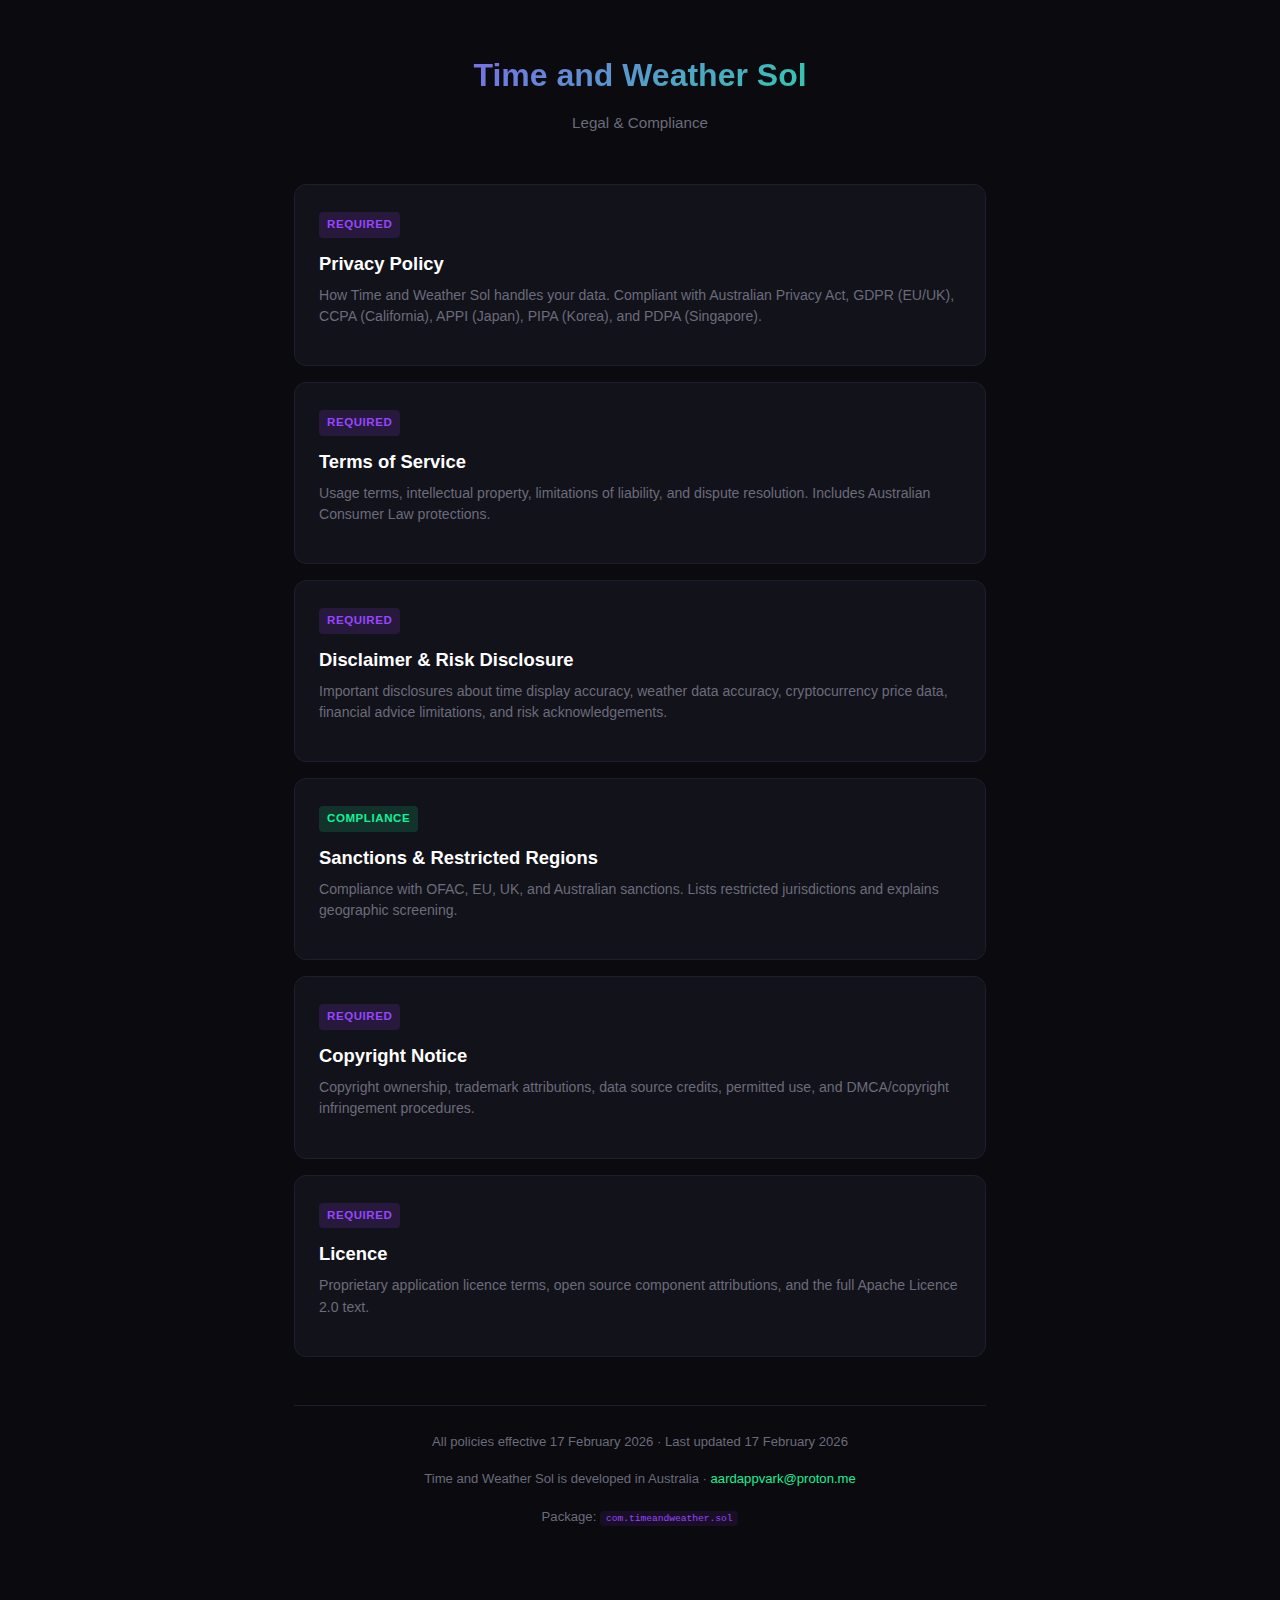
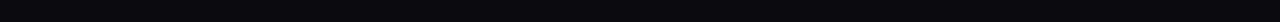
<file: docs/index.html>
<!DOCTYPE html>
<html lang="en">
<head>
<meta charset="UTF-8">
<meta name="viewport" content="width=device-width, initial-scale=1.0">
<title>Time and Weather Sol &mdash; Legal</title>
<meta name="description" content="Legal policies for Time and Weather Sol, a time, weather, and Solana dashboard app for the Seeker phone.">
<link rel="icon" type="image/svg+xml" href="data:image/svg+xml,<svg xmlns='http://www.w3.org/2000/svg' viewBox='0 0 100 100'><text y='.9em' font-size='90'>&#x1F324;</text></svg>">
<link rel="stylesheet" href="style.css">
<style>
  .logo {
    text-align: center;
    margin-bottom: 48px;
  }
  .logo h1 {
    font-size: 2em;
    font-weight: 700;
    background: linear-gradient(135deg, var(--sol-purple), var(--sol-green));
    -webkit-background-clip: text;
    -webkit-text-fill-color: transparent;
    background-clip: text;
    margin-bottom: 8px;
  }
  .logo p {
    color: var(--text-muted);
    font-size: 0.95em;
  }
  .cards {
    display: flex;
    flex-direction: column;
    gap: 16px;
  }
  .card {
    display: block;
    background: var(--card-bg);
    border: 1px solid var(--border);
    border-radius: 12px;
    padding: 24px;
    text-decoration: none;
    color: var(--text);
    transition: border-color 0.2s, transform 0.15s;
  }
  .card:hover {
    border-color: var(--sol-purple);
    transform: translateY(-2px);
  }
  .card h2 {
    font-size: 1.15em;
    font-weight: 600;
    color: #fff;
    margin-bottom: 6px;
    border: none;
    padding: 0;
    margin-top: 0;
  }
  .card p {
    font-size: 0.88em;
    color: var(--text-muted);
    line-height: 1.5;
  }
  .card .tag {
    display: inline-block;
    font-size: 0.72em;
    font-weight: 600;
    text-transform: uppercase;
    letter-spacing: 0.05em;
    padding: 3px 8px;
    border-radius: 4px;
    margin-bottom: 10px;
  }
  .tag-required { background: rgba(153,69,255,0.15); color: var(--sol-purple); }
  .tag-compliance { background: rgba(20,241,149,0.15); color: var(--sol-green); }
  @media (max-width: 480px) {
    .logo h1 { font-size: 1.6em; }
  }
</style>
</head>
<body>
<div class="container">
  <div class="logo">
    <h1>Time and Weather Sol</h1>
    <p>Legal &amp; Compliance</p>
  </div>

  <div class="cards">
    <a class="card" href="privacy/">
      <span class="tag tag-required">Required</span>
      <h2>Privacy Policy</h2>
      <p>How Time and Weather Sol handles your data. Compliant with Australian Privacy Act, GDPR (EU/UK), CCPA (California), APPI (Japan), PIPA (Korea), and PDPA (Singapore).</p>
    </a>

    <a class="card" href="terms/">
      <span class="tag tag-required">Required</span>
      <h2>Terms of Service</h2>
      <p>Usage terms, intellectual property, limitations of liability, and dispute resolution. Includes Australian Consumer Law protections.</p>
    </a>

    <a class="card" href="disclaimer/">
      <span class="tag tag-required">Required</span>
      <h2>Disclaimer &amp; Risk Disclosure</h2>
      <p>Important disclosures about time display accuracy, weather data accuracy, cryptocurrency price data, financial advice limitations, and risk acknowledgements.</p>
    </a>

    <a class="card" href="sanctions/">
      <span class="tag tag-compliance">Compliance</span>
      <h2>Sanctions &amp; Restricted Regions</h2>
      <p>Compliance with OFAC, EU, UK, and Australian sanctions. Lists restricted jurisdictions and explains geographic screening.</p>
    </a>

    <a class="card" href="copyright/">
      <span class="tag tag-required">Required</span>
      <h2>Copyright Notice</h2>
      <p>Copyright ownership, trademark attributions, data source credits, permitted use, and DMCA/copyright infringement procedures.</p>
    </a>

    <a class="card" href="license/">
      <span class="tag tag-required">Required</span>
      <h2>Licence</h2>
      <p>Proprietary application licence terms, open source component attributions, and the full Apache Licence 2.0 text.</p>
    </a>
  </div>

  <div class="footer">
    <p>All policies effective 17 February 2026 &middot; Last updated 17 February 2026</p>
    <p>Time and Weather Sol is developed in Australia &middot; <a href="mailto:aardappvark@proton.me">aardappvark@proton.me</a></p>
    <p>Package: <code>com.timeandweather.sol</code></p>
  </div>
</div>
</body>
</html>
</file>
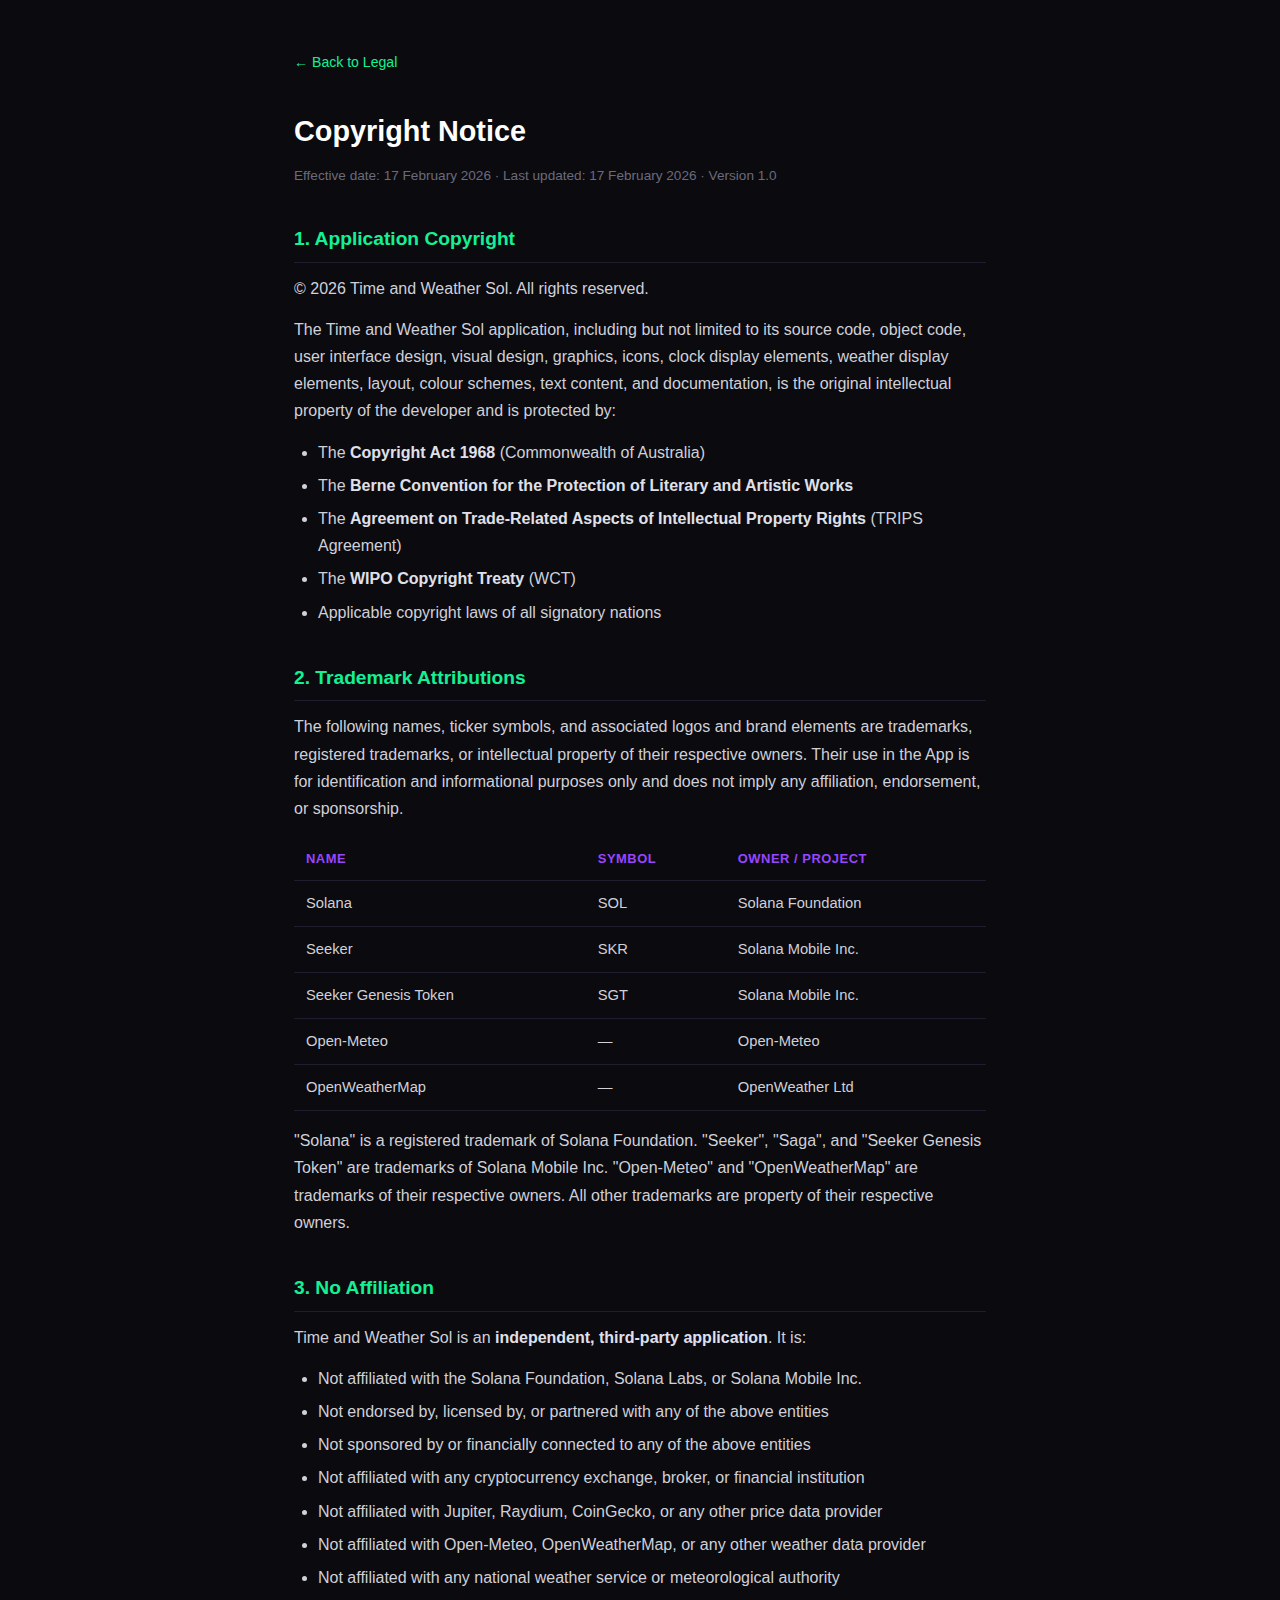
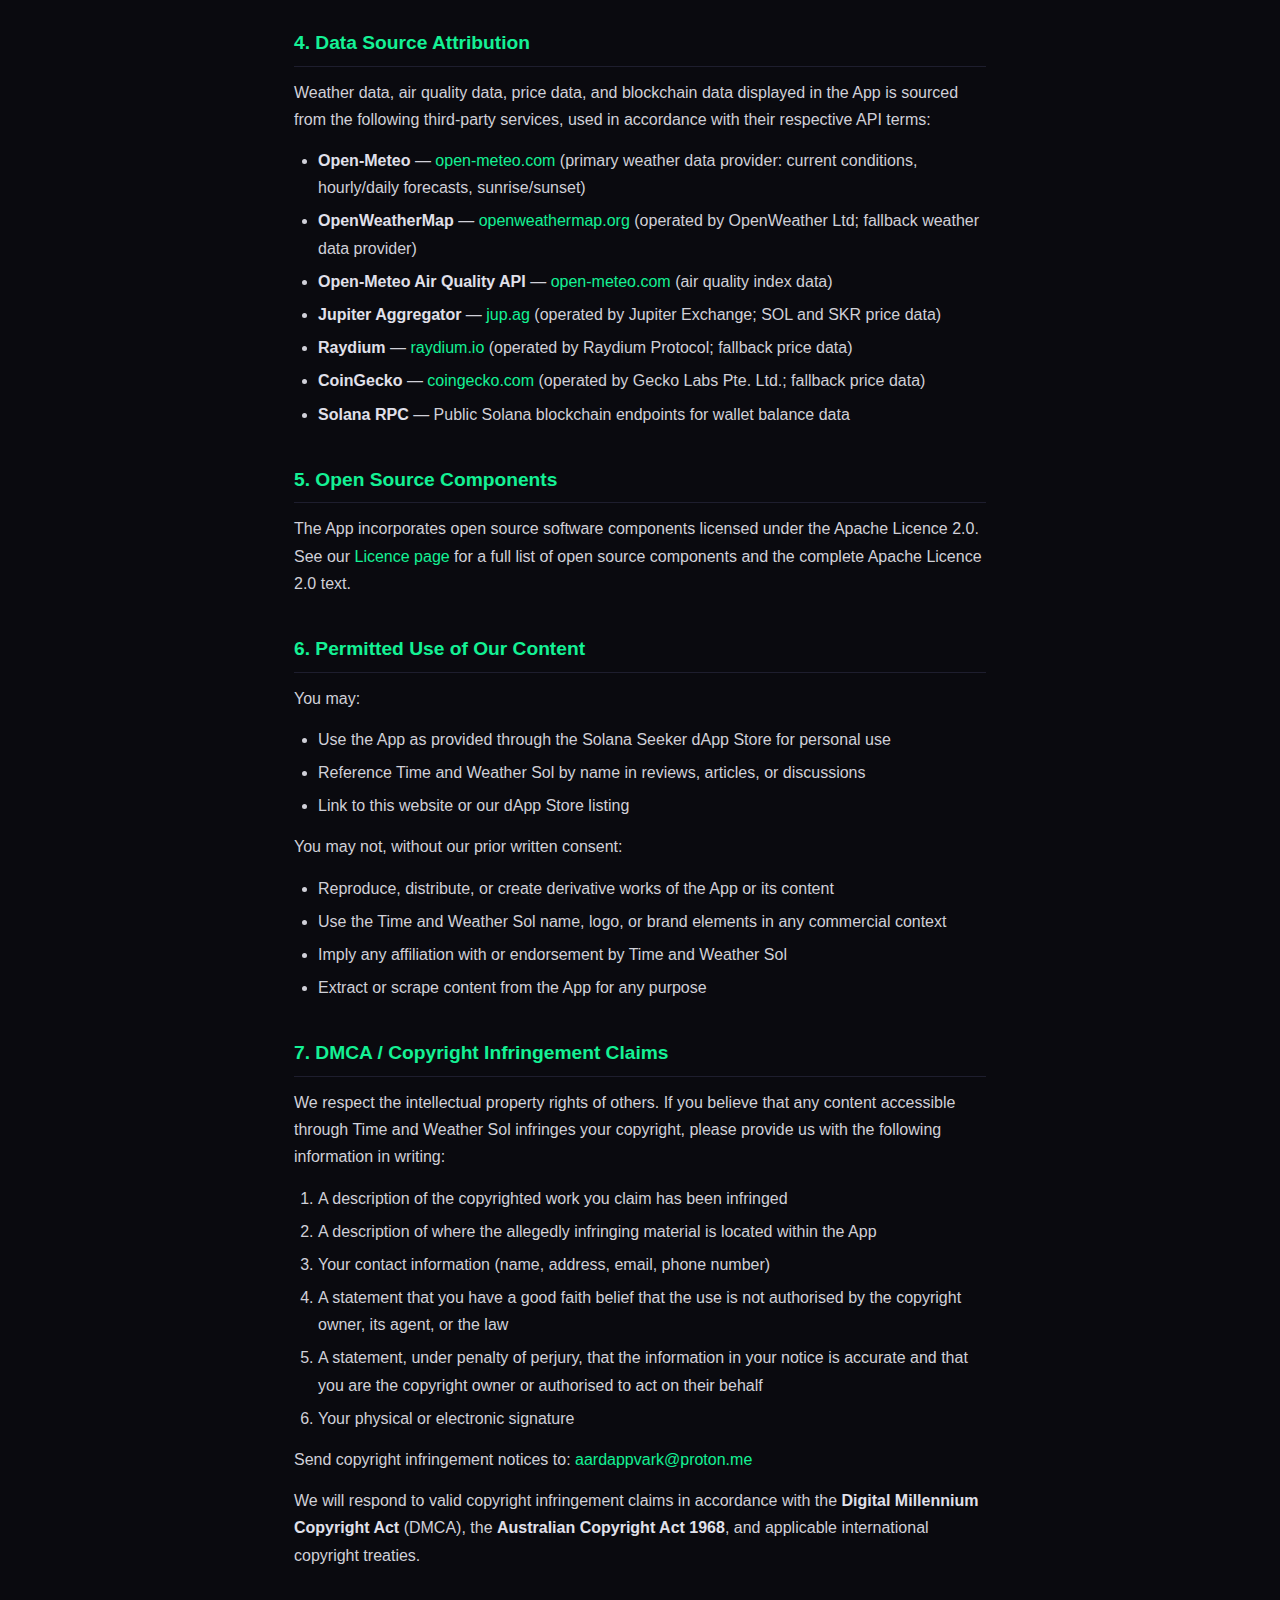
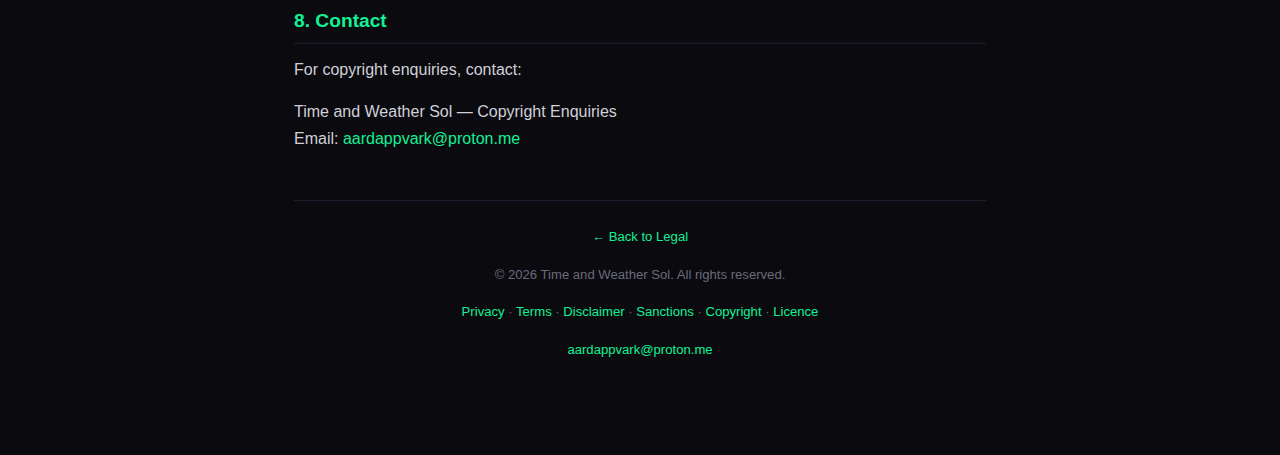
<file: docs/copyright/index.html>
<!DOCTYPE html>
<html lang="en">
<head>
<meta charset="UTF-8">
<meta name="viewport" content="width=device-width, initial-scale=1.0">
<title>Copyright Notice &mdash; Time and Weather Sol</title>
<meta name="description" content="Copyright notice and trademark attributions for Time and Weather Sol.">
<link rel="stylesheet" href="../style.css">
</head>
<body>
<div class="container">
<a class="back" href="../">&larr; Back to Legal</a>

<h1>Copyright Notice</h1>
<span class="updated">Effective date: 17 February 2026 &middot; Last updated: 17 February 2026 &middot; Version 1.0</span>

<h2>1. Application Copyright</h2>
<p>&copy; 2026 Time and Weather Sol. All rights reserved.</p>
<p>The Time and Weather Sol application, including but not limited to its source code, object code, user interface design, visual design, graphics, icons, clock display elements, weather display elements, layout, colour schemes, text content, and documentation, is the original intellectual property of the developer and is protected by:</p>
<ul>
  <li>The <strong>Copyright Act 1968</strong> (Commonwealth of Australia)</li>
  <li>The <strong>Berne Convention for the Protection of Literary and Artistic Works</strong></li>
  <li>The <strong>Agreement on Trade-Related Aspects of Intellectual Property Rights</strong> (TRIPS Agreement)</li>
  <li>The <strong>WIPO Copyright Treaty</strong> (WCT)</li>
  <li>Applicable copyright laws of all signatory nations</li>
</ul>

<h2>2. Trademark Attributions</h2>
<p>The following names, ticker symbols, and associated logos and brand elements are trademarks, registered trademarks, or intellectual property of their respective owners. Their use in the App is for identification and informational purposes only and does not imply any affiliation, endorsement, or sponsorship.</p>

<table>
  <thead>
    <tr>
      <th>Name</th>
      <th>Symbol</th>
      <th>Owner / Project</th>
    </tr>
  </thead>
  <tbody>
    <tr><td>Solana</td><td>SOL</td><td>Solana Foundation</td></tr>
    <tr><td>Seeker</td><td>SKR</td><td>Solana Mobile Inc.</td></tr>
    <tr><td>Seeker Genesis Token</td><td>SGT</td><td>Solana Mobile Inc.</td></tr>
    <tr><td>Open-Meteo</td><td>&mdash;</td><td>Open-Meteo</td></tr>
    <tr><td>OpenWeatherMap</td><td>&mdash;</td><td>OpenWeather Ltd</td></tr>
  </tbody>
</table>

<p>"Solana" is a registered trademark of Solana Foundation. "Seeker", "Saga", and "Seeker Genesis Token" are trademarks of Solana Mobile Inc. "Open-Meteo" and "OpenWeatherMap" are trademarks of their respective owners. All other trademarks are property of their respective owners.</p>

<h2>3. No Affiliation</h2>
<p>Time and Weather Sol is an <strong>independent, third-party application</strong>. It is:</p>
<ul>
  <li>Not affiliated with the Solana Foundation, Solana Labs, or Solana Mobile Inc.</li>
  <li>Not endorsed by, licensed by, or partnered with any of the above entities</li>
  <li>Not sponsored by or financially connected to any of the above entities</li>
  <li>Not affiliated with any cryptocurrency exchange, broker, or financial institution</li>
  <li>Not affiliated with Jupiter, Raydium, CoinGecko, or any other price data provider</li>
  <li>Not affiliated with Open-Meteo, OpenWeatherMap, or any other weather data provider</li>
  <li>Not affiliated with any national weather service or meteorological authority</li>
</ul>

<h2>4. Data Source Attribution</h2>
<p>Weather data, air quality data, price data, and blockchain data displayed in the App is sourced from the following third-party services, used in accordance with their respective API terms:</p>
<ul>
  <li><strong>Open-Meteo</strong> &mdash; <a href="https://open-meteo.com">open-meteo.com</a> (primary weather data provider: current conditions, hourly/daily forecasts, sunrise/sunset)</li>
  <li><strong>OpenWeatherMap</strong> &mdash; <a href="https://openweathermap.org">openweathermap.org</a> (operated by OpenWeather Ltd; fallback weather data provider)</li>
  <li><strong>Open-Meteo Air Quality API</strong> &mdash; <a href="https://open-meteo.com">open-meteo.com</a> (air quality index data)</li>
  <li><strong>Jupiter Aggregator</strong> &mdash; <a href="https://jup.ag">jup.ag</a> (operated by Jupiter Exchange; SOL and SKR price data)</li>
  <li><strong>Raydium</strong> &mdash; <a href="https://raydium.io">raydium.io</a> (operated by Raydium Protocol; fallback price data)</li>
  <li><strong>CoinGecko</strong> &mdash; <a href="https://coingecko.com">coingecko.com</a> (operated by Gecko Labs Pte. Ltd.; fallback price data)</li>
  <li><strong>Solana RPC</strong> &mdash; Public Solana blockchain endpoints for wallet balance data</li>
</ul>

<h2>5. Open Source Components</h2>
<p>The App incorporates open source software components licensed under the Apache Licence 2.0. See our <a href="../license/">Licence page</a> for a full list of open source components and the complete Apache Licence 2.0 text.</p>

<h2>6. Permitted Use of Our Content</h2>
<p>You may:</p>
<ul>
  <li>Use the App as provided through the Solana Seeker dApp Store for personal use</li>
  <li>Reference Time and Weather Sol by name in reviews, articles, or discussions</li>
  <li>Link to this website or our dApp Store listing</li>
</ul>
<p>You may not, without our prior written consent:</p>
<ul>
  <li>Reproduce, distribute, or create derivative works of the App or its content</li>
  <li>Use the Time and Weather Sol name, logo, or brand elements in any commercial context</li>
  <li>Imply any affiliation with or endorsement by Time and Weather Sol</li>
  <li>Extract or scrape content from the App for any purpose</li>
</ul>

<h2>7. DMCA / Copyright Infringement Claims</h2>
<p>We respect the intellectual property rights of others. If you believe that any content accessible through Time and Weather Sol infringes your copyright, please provide us with the following information in writing:</p>
<ol>
  <li>A description of the copyrighted work you claim has been infringed</li>
  <li>A description of where the allegedly infringing material is located within the App</li>
  <li>Your contact information (name, address, email, phone number)</li>
  <li>A statement that you have a good faith belief that the use is not authorised by the copyright owner, its agent, or the law</li>
  <li>A statement, under penalty of perjury, that the information in your notice is accurate and that you are the copyright owner or authorised to act on their behalf</li>
  <li>Your physical or electronic signature</li>
</ol>
<p>Send copyright infringement notices to: <a href="mailto:aardappvark@proton.me">aardappvark@proton.me</a></p>
<p>We will respond to valid copyright infringement claims in accordance with the <strong>Digital Millennium Copyright Act</strong> (DMCA), the <strong>Australian Copyright Act 1968</strong>, and applicable international copyright treaties.</p>

<h2>8. Contact</h2>
<p>For copyright enquiries, contact:</p>
<p>Time and Weather Sol &mdash; Copyright Enquiries<br>
Email: <a href="mailto:aardappvark@proton.me">aardappvark@proton.me</a></p>

<div class="footer">
  <p><a href="../">&larr; Back to Legal</a></p>
  <p>&copy; 2026 Time and Weather Sol. All rights reserved.</p>
  <p><a href="../privacy/">Privacy</a> &middot; <a href="../terms/">Terms</a> &middot; <a href="../disclaimer/">Disclaimer</a> &middot; <a href="../sanctions/">Sanctions</a> &middot; <a href="../copyright/">Copyright</a> &middot; <a href="../license/">Licence</a></p>
  <p><a href="mailto:aardappvark@proton.me">aardappvark@proton.me</a></p>
</div>
</div>
</body>
</html>
</file>
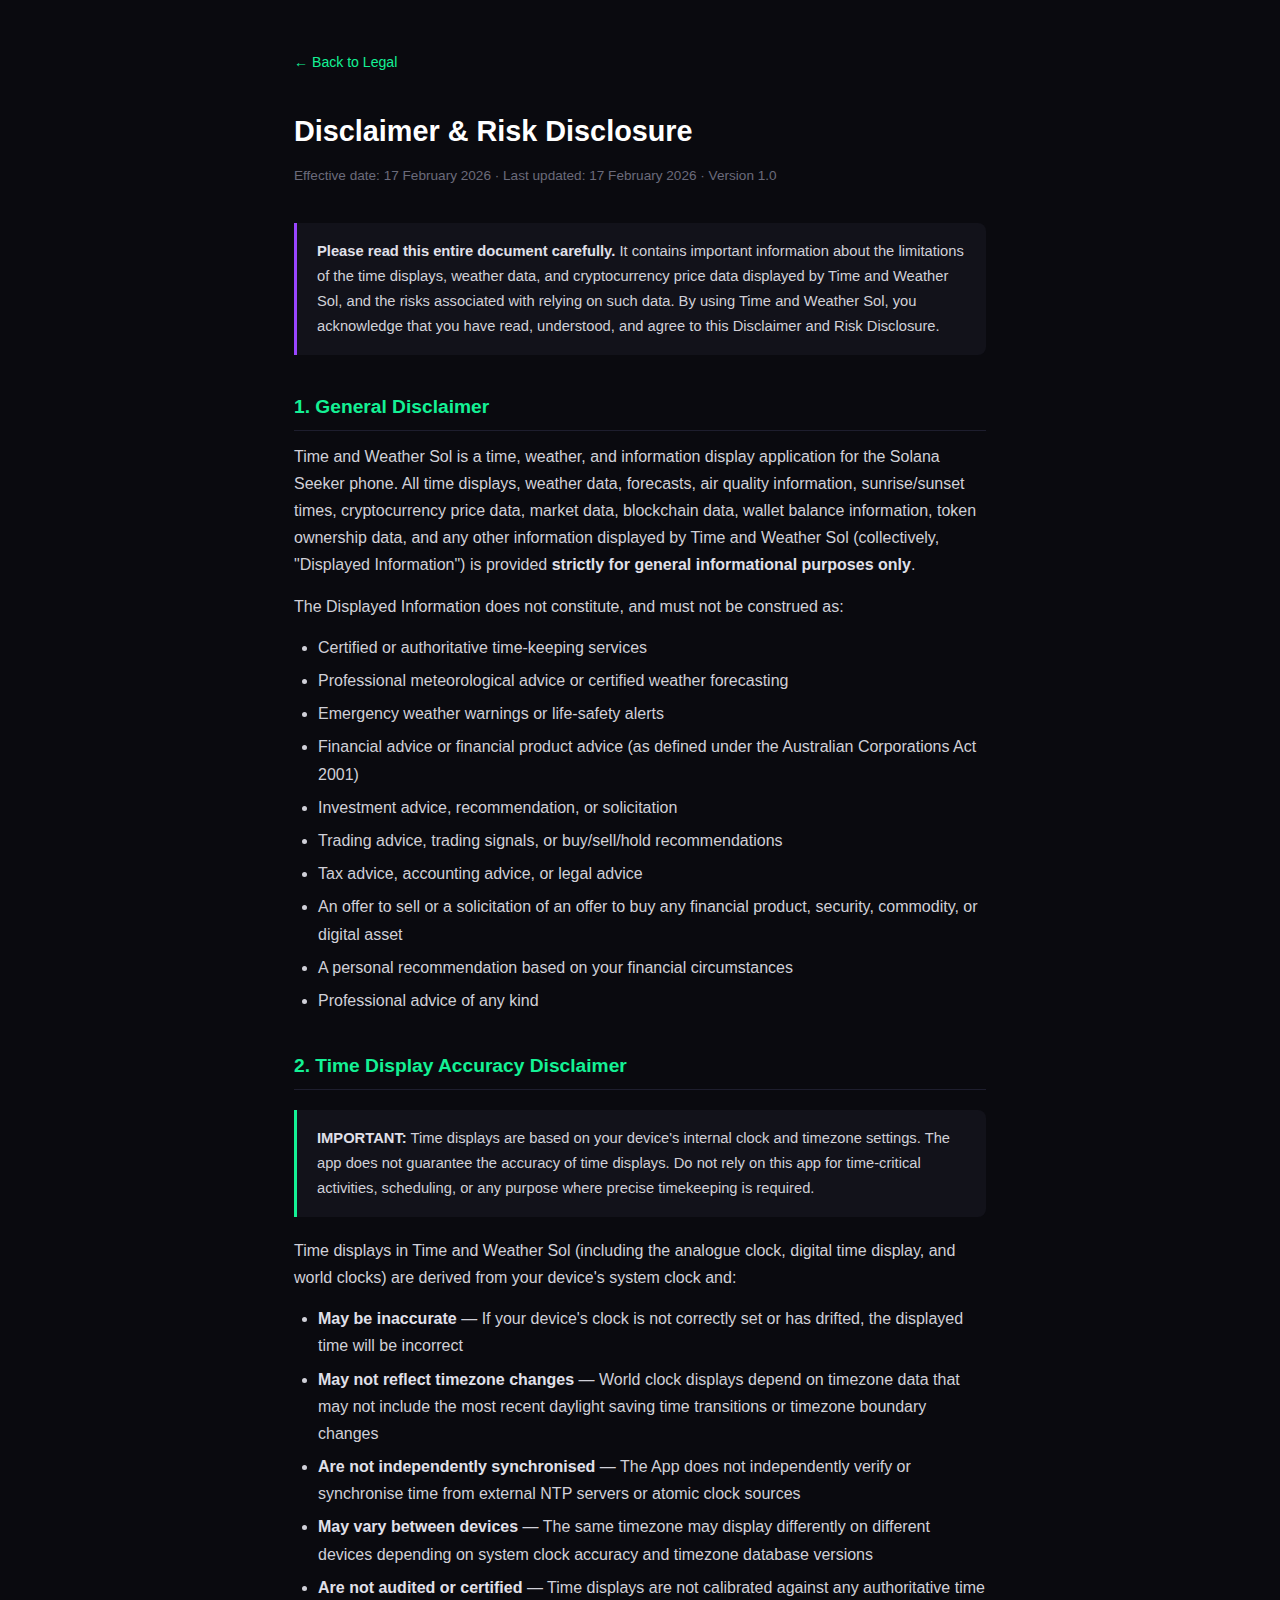
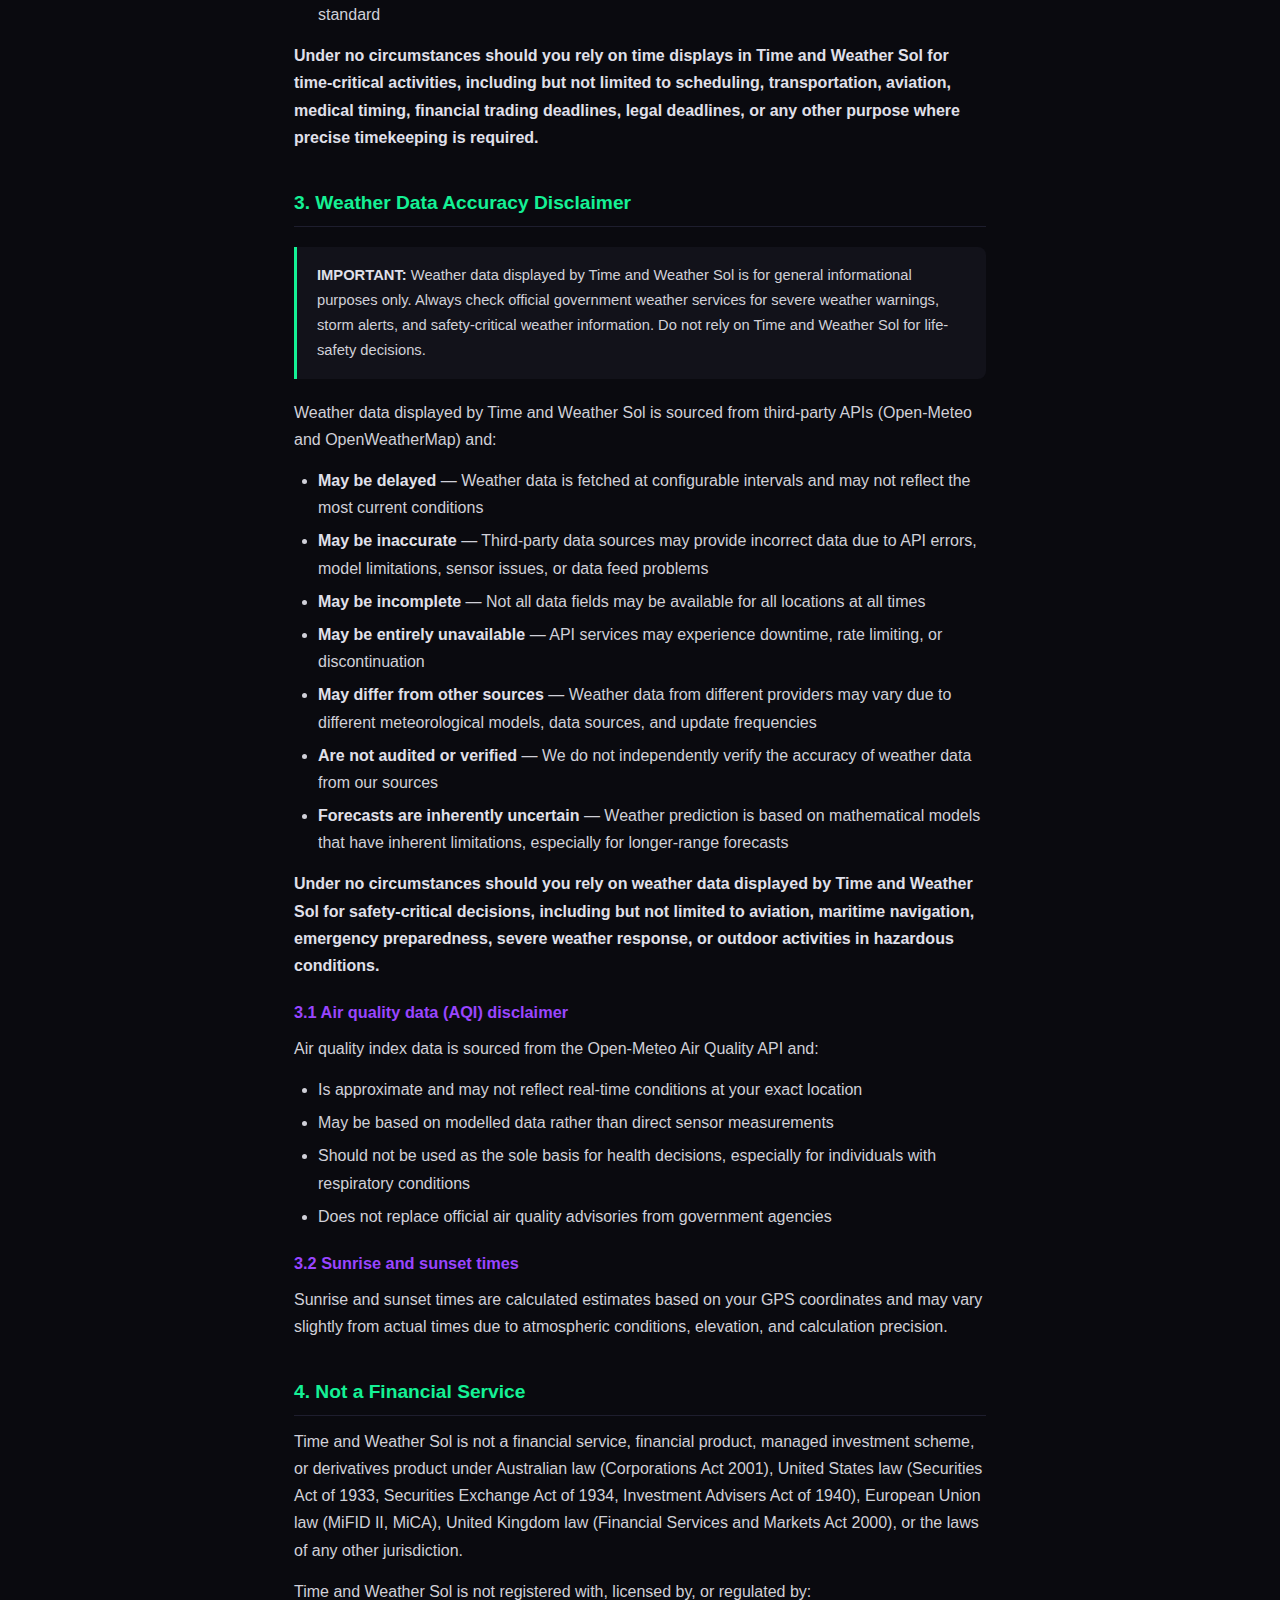
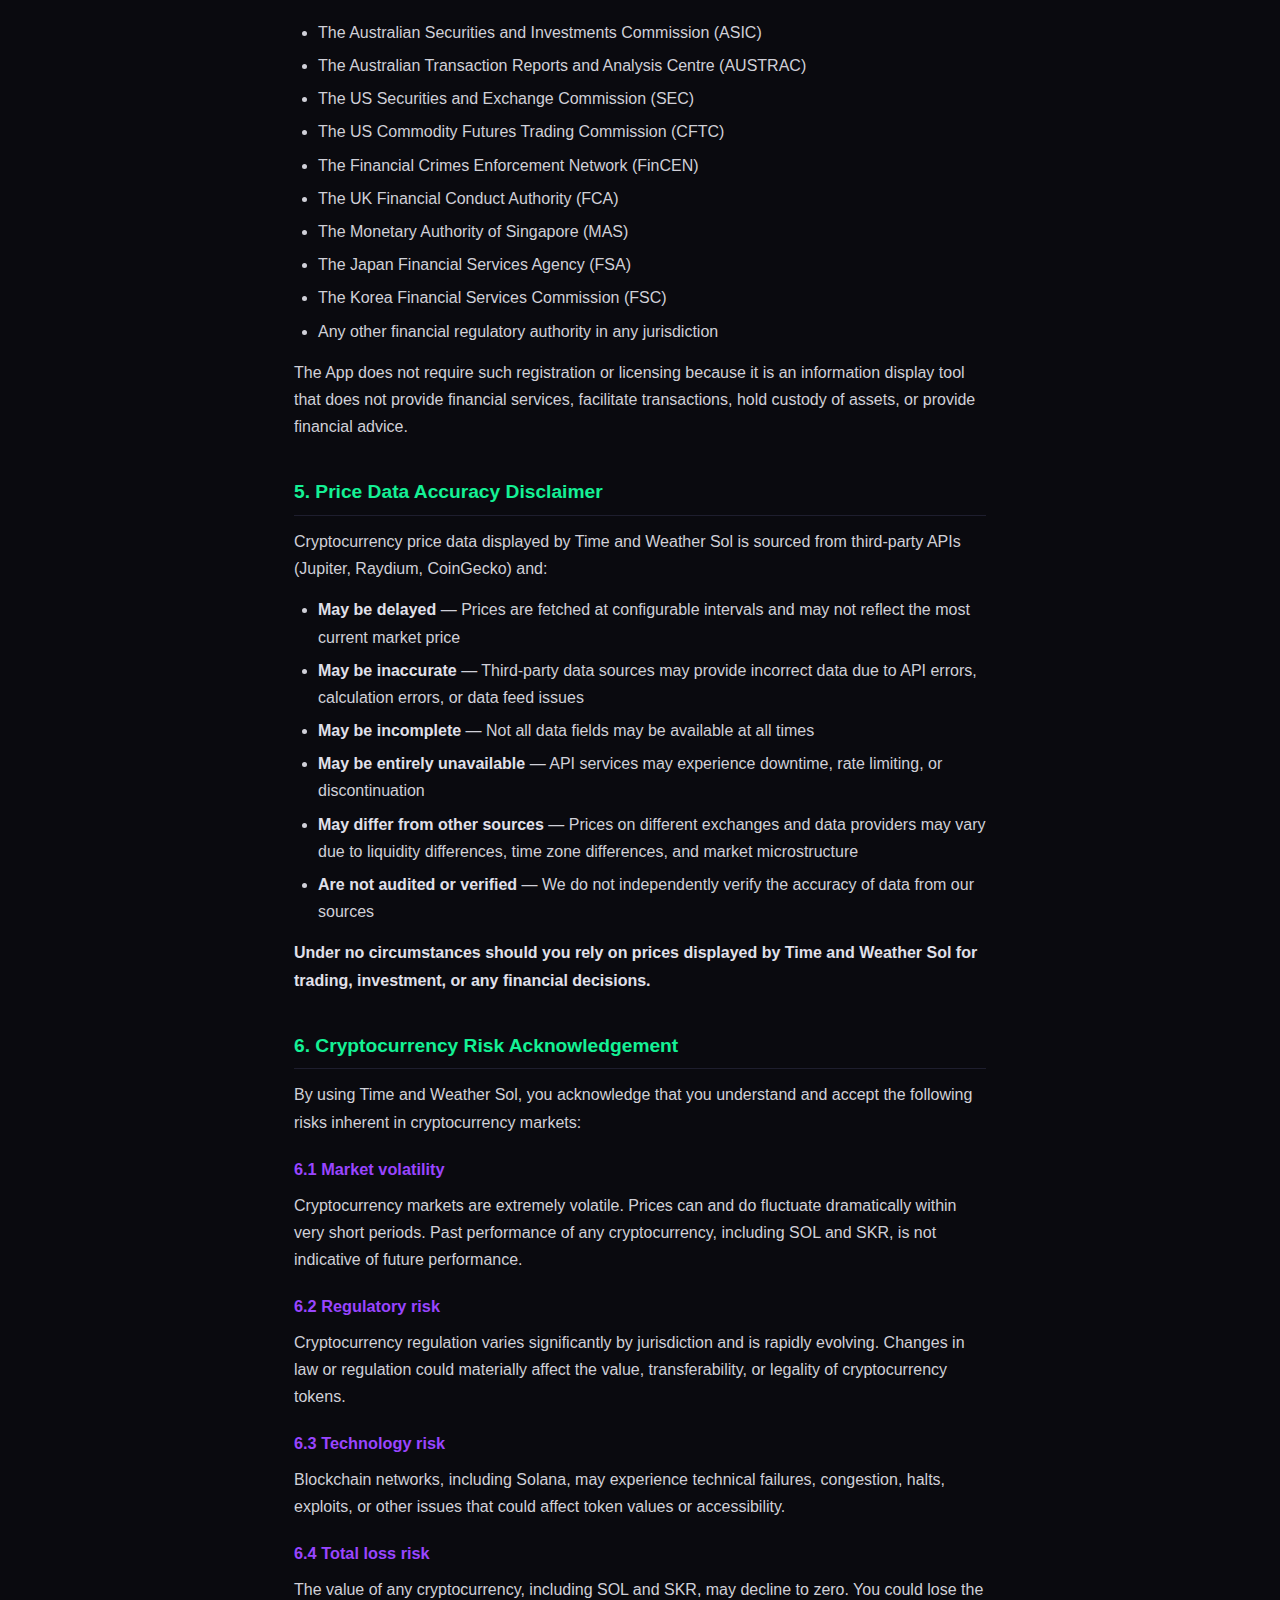
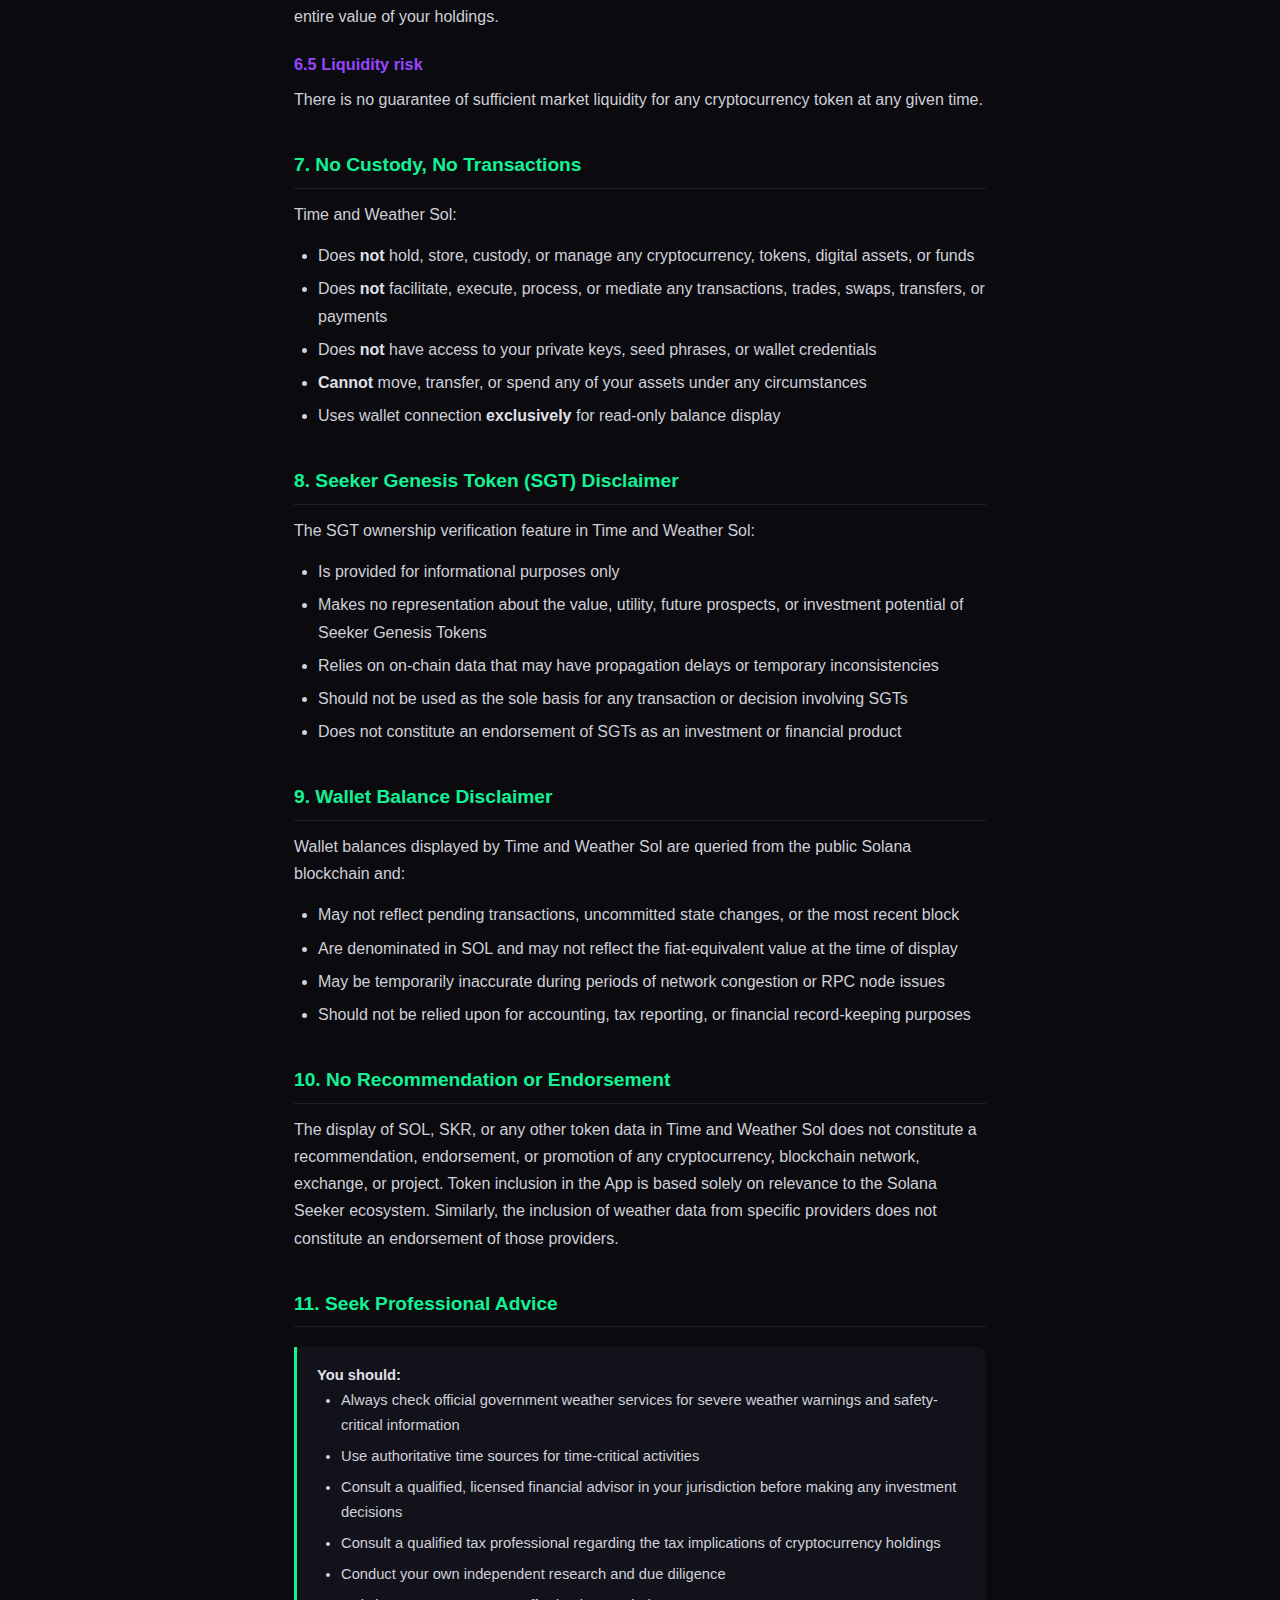
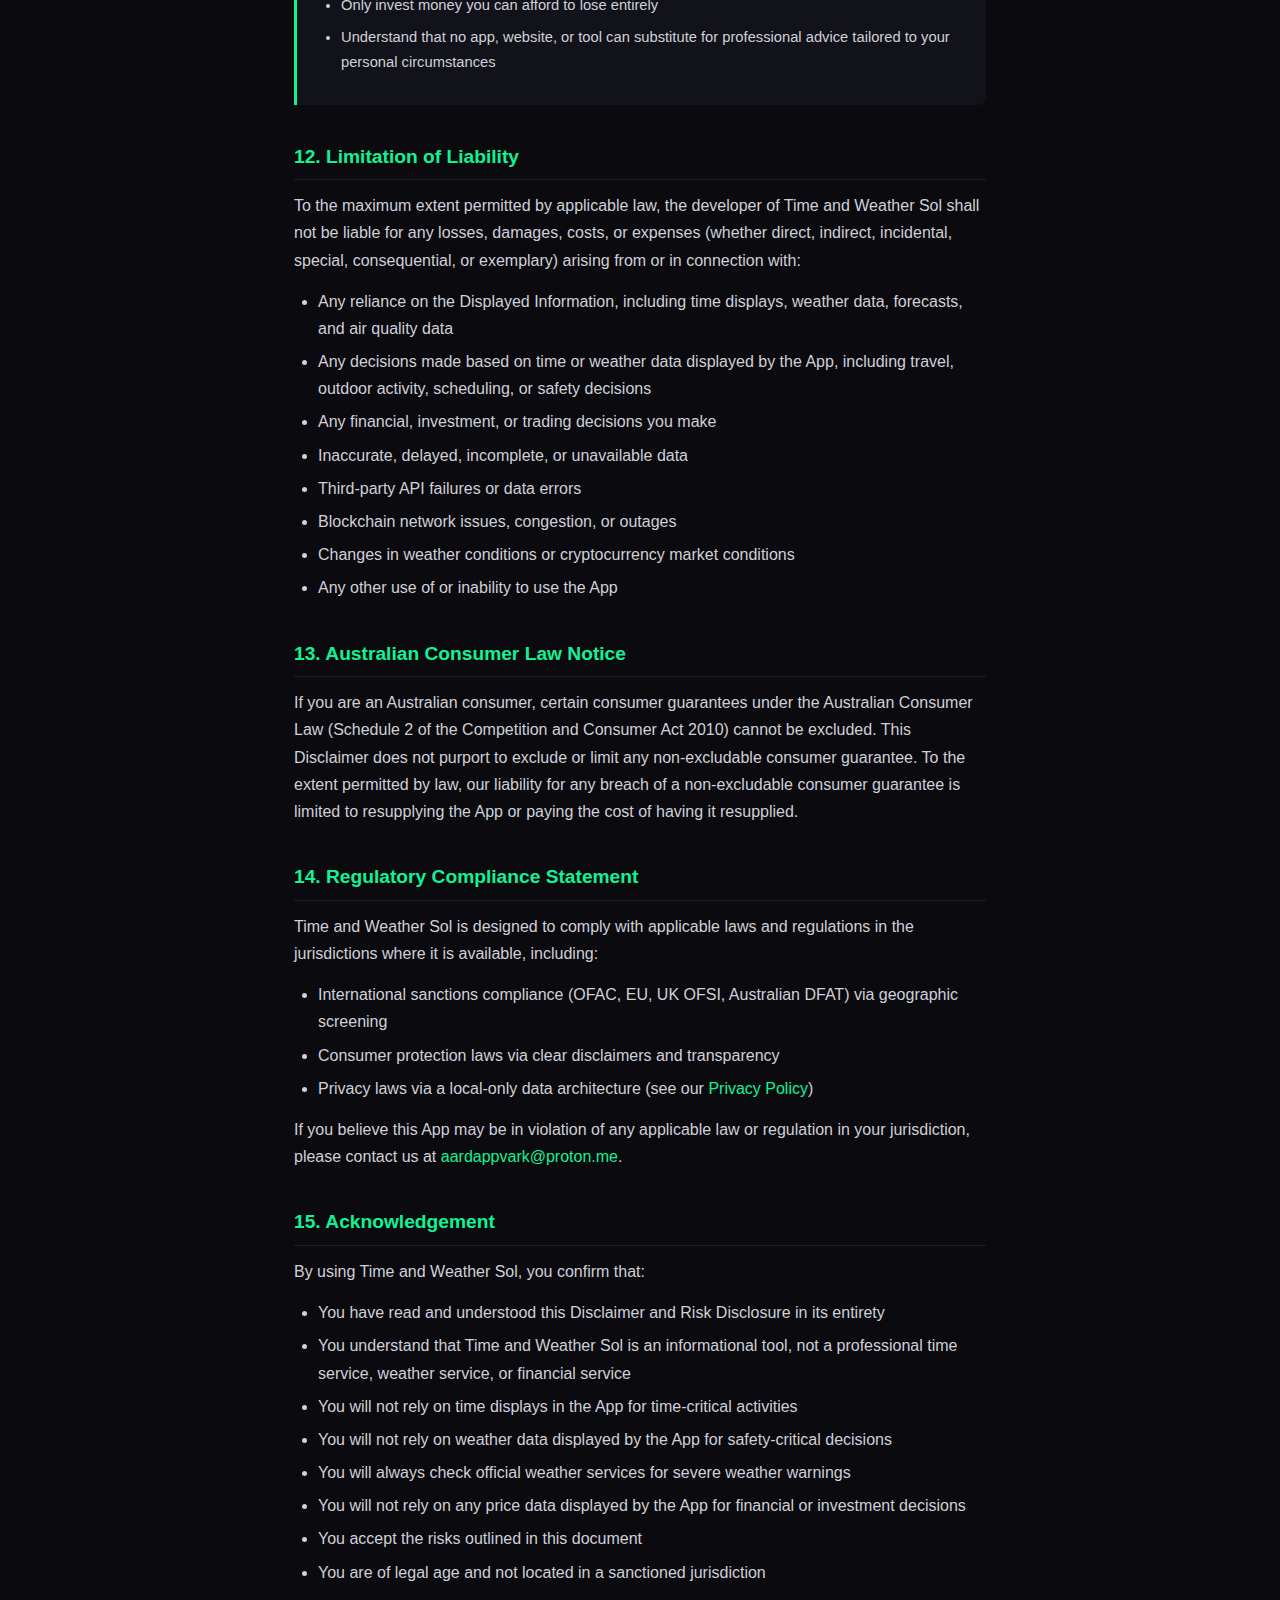
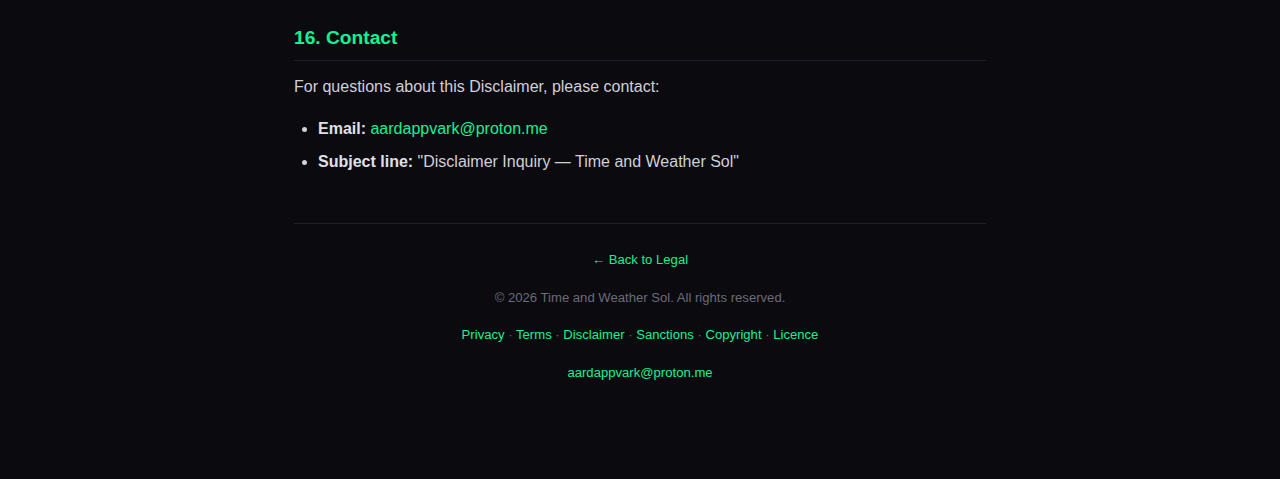
<file: docs/disclaimer/index.html>
<!DOCTYPE html>
<html lang="en">
<head>
<meta charset="UTF-8">
<meta name="viewport" content="width=device-width, initial-scale=1.0">
<title>Disclaimer &amp; Risk Disclosure &mdash; Time and Weather Sol</title>
<meta name="description" content="Time and Weather Sol disclaimer and risk disclosure. Important information about time display accuracy, weather data accuracy, cryptocurrency price data, financial advice limitations, and risk acknowledgements.">
<link rel="stylesheet" href="../style.css">
</head>
<body>
<div class="container">
<a class="back" href="../">&larr; Back to Legal</a>

<h1>Disclaimer &amp; Risk Disclosure</h1>
<span class="updated">Effective date: 17 February 2026 &middot; Last updated: 17 February 2026 &middot; Version 1.0</span>

<div class="callout">
  <strong>Please read this entire document carefully.</strong> It contains important information about the limitations of the time displays, weather data, and cryptocurrency price data displayed by Time and Weather Sol, and the risks associated with relying on such data. By using Time and Weather Sol, you acknowledge that you have read, understood, and agree to this Disclaimer and Risk Disclosure.
</div>

<h2>1. General Disclaimer</h2>
<p>Time and Weather Sol is a time, weather, and information display application for the Solana Seeker phone. All time displays, weather data, forecasts, air quality information, sunrise/sunset times, cryptocurrency price data, market data, blockchain data, wallet balance information, token ownership data, and any other information displayed by Time and Weather Sol (collectively, "Displayed Information") is provided <strong>strictly for general informational purposes only</strong>.</p>
<p>The Displayed Information does not constitute, and must not be construed as:</p>
<ul>
  <li>Certified or authoritative time-keeping services</li>
  <li>Professional meteorological advice or certified weather forecasting</li>
  <li>Emergency weather warnings or life-safety alerts</li>
  <li>Financial advice or financial product advice (as defined under the Australian Corporations Act 2001)</li>
  <li>Investment advice, recommendation, or solicitation</li>
  <li>Trading advice, trading signals, or buy/sell/hold recommendations</li>
  <li>Tax advice, accounting advice, or legal advice</li>
  <li>An offer to sell or a solicitation of an offer to buy any financial product, security, commodity, or digital asset</li>
  <li>A personal recommendation based on your financial circumstances</li>
  <li>Professional advice of any kind</li>
</ul>

<h2>2. Time Display Accuracy Disclaimer</h2>
<div class="callout callout-green">
  <strong>IMPORTANT:</strong> Time displays are based on your device's internal clock and timezone settings. The app does not guarantee the accuracy of time displays. Do not rely on this app for time-critical activities, scheduling, or any purpose where precise timekeeping is required.
</div>
<p>Time displays in Time and Weather Sol (including the analogue clock, digital time display, and world clocks) are derived from your device's system clock and:</p>
<ul>
  <li><strong>May be inaccurate</strong> &mdash; If your device's clock is not correctly set or has drifted, the displayed time will be incorrect</li>
  <li><strong>May not reflect timezone changes</strong> &mdash; World clock displays depend on timezone data that may not include the most recent daylight saving time transitions or timezone boundary changes</li>
  <li><strong>Are not independently synchronised</strong> &mdash; The App does not independently verify or synchronise time from external NTP servers or atomic clock sources</li>
  <li><strong>May vary between devices</strong> &mdash; The same timezone may display differently on different devices depending on system clock accuracy and timezone database versions</li>
  <li><strong>Are not audited or certified</strong> &mdash; Time displays are not calibrated against any authoritative time standard</li>
</ul>
<p><strong>Under no circumstances should you rely on time displays in Time and Weather Sol for time-critical activities, including but not limited to scheduling, transportation, aviation, medical timing, financial trading deadlines, legal deadlines, or any other purpose where precise timekeeping is required.</strong></p>

<h2>3. Weather Data Accuracy Disclaimer</h2>
<div class="callout callout-green">
  <strong>IMPORTANT:</strong> Weather data displayed by Time and Weather Sol is for general informational purposes only. Always check official government weather services for severe weather warnings, storm alerts, and safety-critical weather information. Do not rely on Time and Weather Sol for life-safety decisions.
</div>
<p>Weather data displayed by Time and Weather Sol is sourced from third-party APIs (Open-Meteo and OpenWeatherMap) and:</p>
<ul>
  <li><strong>May be delayed</strong> &mdash; Weather data is fetched at configurable intervals and may not reflect the most current conditions</li>
  <li><strong>May be inaccurate</strong> &mdash; Third-party data sources may provide incorrect data due to API errors, model limitations, sensor issues, or data feed problems</li>
  <li><strong>May be incomplete</strong> &mdash; Not all data fields may be available for all locations at all times</li>
  <li><strong>May be entirely unavailable</strong> &mdash; API services may experience downtime, rate limiting, or discontinuation</li>
  <li><strong>May differ from other sources</strong> &mdash; Weather data from different providers may vary due to different meteorological models, data sources, and update frequencies</li>
  <li><strong>Are not audited or verified</strong> &mdash; We do not independently verify the accuracy of weather data from our sources</li>
  <li><strong>Forecasts are inherently uncertain</strong> &mdash; Weather prediction is based on mathematical models that have inherent limitations, especially for longer-range forecasts</li>
</ul>
<p><strong>Under no circumstances should you rely on weather data displayed by Time and Weather Sol for safety-critical decisions, including but not limited to aviation, maritime navigation, emergency preparedness, severe weather response, or outdoor activities in hazardous conditions.</strong></p>

<h3>3.1 Air quality data (AQI) disclaimer</h3>
<p>Air quality index data is sourced from the Open-Meteo Air Quality API and:</p>
<ul>
  <li>Is approximate and may not reflect real-time conditions at your exact location</li>
  <li>May be based on modelled data rather than direct sensor measurements</li>
  <li>Should not be used as the sole basis for health decisions, especially for individuals with respiratory conditions</li>
  <li>Does not replace official air quality advisories from government agencies</li>
</ul>

<h3>3.2 Sunrise and sunset times</h3>
<p>Sunrise and sunset times are calculated estimates based on your GPS coordinates and may vary slightly from actual times due to atmospheric conditions, elevation, and calculation precision.</p>

<h2>4. Not a Financial Service</h2>
<p>Time and Weather Sol is not a financial service, financial product, managed investment scheme, or derivatives product under Australian law (Corporations Act 2001), United States law (Securities Act of 1933, Securities Exchange Act of 1934, Investment Advisers Act of 1940), European Union law (MiFID II, MiCA), United Kingdom law (Financial Services and Markets Act 2000), or the laws of any other jurisdiction.</p>
<p>Time and Weather Sol is not registered with, licensed by, or regulated by:</p>
<ul>
  <li>The Australian Securities and Investments Commission (ASIC)</li>
  <li>The Australian Transaction Reports and Analysis Centre (AUSTRAC)</li>
  <li>The US Securities and Exchange Commission (SEC)</li>
  <li>The US Commodity Futures Trading Commission (CFTC)</li>
  <li>The Financial Crimes Enforcement Network (FinCEN)</li>
  <li>The UK Financial Conduct Authority (FCA)</li>
  <li>The Monetary Authority of Singapore (MAS)</li>
  <li>The Japan Financial Services Agency (FSA)</li>
  <li>The Korea Financial Services Commission (FSC)</li>
  <li>Any other financial regulatory authority in any jurisdiction</li>
</ul>
<p>The App does not require such registration or licensing because it is an information display tool that does not provide financial services, facilitate transactions, hold custody of assets, or provide financial advice.</p>

<h2>5. Price Data Accuracy Disclaimer</h2>
<p>Cryptocurrency price data displayed by Time and Weather Sol is sourced from third-party APIs (Jupiter, Raydium, CoinGecko) and:</p>
<ul>
  <li><strong>May be delayed</strong> &mdash; Prices are fetched at configurable intervals and may not reflect the most current market price</li>
  <li><strong>May be inaccurate</strong> &mdash; Third-party data sources may provide incorrect data due to API errors, calculation errors, or data feed issues</li>
  <li><strong>May be incomplete</strong> &mdash; Not all data fields may be available at all times</li>
  <li><strong>May be entirely unavailable</strong> &mdash; API services may experience downtime, rate limiting, or discontinuation</li>
  <li><strong>May differ from other sources</strong> &mdash; Prices on different exchanges and data providers may vary due to liquidity differences, time zone differences, and market microstructure</li>
  <li><strong>Are not audited or verified</strong> &mdash; We do not independently verify the accuracy of data from our sources</li>
</ul>
<p><strong>Under no circumstances should you rely on prices displayed by Time and Weather Sol for trading, investment, or any financial decisions.</strong></p>

<h2>6. Cryptocurrency Risk Acknowledgement</h2>
<p>By using Time and Weather Sol, you acknowledge that you understand and accept the following risks inherent in cryptocurrency markets:</p>

<h3>6.1 Market volatility</h3>
<p>Cryptocurrency markets are extremely volatile. Prices can and do fluctuate dramatically within very short periods. Past performance of any cryptocurrency, including SOL and SKR, is not indicative of future performance.</p>

<h3>6.2 Regulatory risk</h3>
<p>Cryptocurrency regulation varies significantly by jurisdiction and is rapidly evolving. Changes in law or regulation could materially affect the value, transferability, or legality of cryptocurrency tokens.</p>

<h3>6.3 Technology risk</h3>
<p>Blockchain networks, including Solana, may experience technical failures, congestion, halts, exploits, or other issues that could affect token values or accessibility.</p>

<h3>6.4 Total loss risk</h3>
<p>The value of any cryptocurrency, including SOL and SKR, may decline to zero. You could lose the entire value of your holdings.</p>

<h3>6.5 Liquidity risk</h3>
<p>There is no guarantee of sufficient market liquidity for any cryptocurrency token at any given time.</p>

<h2>7. No Custody, No Transactions</h2>
<p>Time and Weather Sol:</p>
<ul>
  <li>Does <strong>not</strong> hold, store, custody, or manage any cryptocurrency, tokens, digital assets, or funds</li>
  <li>Does <strong>not</strong> facilitate, execute, process, or mediate any transactions, trades, swaps, transfers, or payments</li>
  <li>Does <strong>not</strong> have access to your private keys, seed phrases, or wallet credentials</li>
  <li><strong>Cannot</strong> move, transfer, or spend any of your assets under any circumstances</li>
  <li>Uses wallet connection <strong>exclusively</strong> for read-only balance display</li>
</ul>

<h2>8. Seeker Genesis Token (SGT) Disclaimer</h2>
<p>The SGT ownership verification feature in Time and Weather Sol:</p>
<ul>
  <li>Is provided for informational purposes only</li>
  <li>Makes no representation about the value, utility, future prospects, or investment potential of Seeker Genesis Tokens</li>
  <li>Relies on on-chain data that may have propagation delays or temporary inconsistencies</li>
  <li>Should not be used as the sole basis for any transaction or decision involving SGTs</li>
  <li>Does not constitute an endorsement of SGTs as an investment or financial product</li>
</ul>

<h2>9. Wallet Balance Disclaimer</h2>
<p>Wallet balances displayed by Time and Weather Sol are queried from the public Solana blockchain and:</p>
<ul>
  <li>May not reflect pending transactions, uncommitted state changes, or the most recent block</li>
  <li>Are denominated in SOL and may not reflect the fiat-equivalent value at the time of display</li>
  <li>May be temporarily inaccurate during periods of network congestion or RPC node issues</li>
  <li>Should not be relied upon for accounting, tax reporting, or financial record-keeping purposes</li>
</ul>

<h2>10. No Recommendation or Endorsement</h2>
<p>The display of SOL, SKR, or any other token data in Time and Weather Sol does not constitute a recommendation, endorsement, or promotion of any cryptocurrency, blockchain network, exchange, or project. Token inclusion in the App is based solely on relevance to the Solana Seeker ecosystem. Similarly, the inclusion of weather data from specific providers does not constitute an endorsement of those providers.</p>

<h2>11. Seek Professional Advice</h2>
<div class="callout callout-green">
  <strong>You should:</strong>
  <ul>
    <li>Always check official government weather services for severe weather warnings and safety-critical information</li>
    <li>Use authoritative time sources for time-critical activities</li>
    <li>Consult a qualified, licensed financial advisor in your jurisdiction before making any investment decisions</li>
    <li>Consult a qualified tax professional regarding the tax implications of cryptocurrency holdings</li>
    <li>Conduct your own independent research and due diligence</li>
    <li>Only invest money you can afford to lose entirely</li>
    <li>Understand that no app, website, or tool can substitute for professional advice tailored to your personal circumstances</li>
  </ul>
</div>

<h2>12. Limitation of Liability</h2>
<p>To the maximum extent permitted by applicable law, the developer of Time and Weather Sol shall not be liable for any losses, damages, costs, or expenses (whether direct, indirect, incidental, special, consequential, or exemplary) arising from or in connection with:</p>
<ul>
  <li>Any reliance on the Displayed Information, including time displays, weather data, forecasts, and air quality data</li>
  <li>Any decisions made based on time or weather data displayed by the App, including travel, outdoor activity, scheduling, or safety decisions</li>
  <li>Any financial, investment, or trading decisions you make</li>
  <li>Inaccurate, delayed, incomplete, or unavailable data</li>
  <li>Third-party API failures or data errors</li>
  <li>Blockchain network issues, congestion, or outages</li>
  <li>Changes in weather conditions or cryptocurrency market conditions</li>
  <li>Any other use of or inability to use the App</li>
</ul>

<h2>13. Australian Consumer Law Notice</h2>
<p>If you are an Australian consumer, certain consumer guarantees under the Australian Consumer Law (Schedule 2 of the Competition and Consumer Act 2010) cannot be excluded. This Disclaimer does not purport to exclude or limit any non-excludable consumer guarantee. To the extent permitted by law, our liability for any breach of a non-excludable consumer guarantee is limited to resupplying the App or paying the cost of having it resupplied.</p>

<h2>14. Regulatory Compliance Statement</h2>
<p>Time and Weather Sol is designed to comply with applicable laws and regulations in the jurisdictions where it is available, including:</p>
<ul>
  <li>International sanctions compliance (OFAC, EU, UK OFSI, Australian DFAT) via geographic screening</li>
  <li>Consumer protection laws via clear disclaimers and transparency</li>
  <li>Privacy laws via a local-only data architecture (see our <a href="../privacy/">Privacy Policy</a>)</li>
</ul>
<p>If you believe this App may be in violation of any applicable law or regulation in your jurisdiction, please contact us at <a href="mailto:aardappvark@proton.me">aardappvark@proton.me</a>.</p>

<h2>15. Acknowledgement</h2>
<p>By using Time and Weather Sol, you confirm that:</p>
<ul>
  <li>You have read and understood this Disclaimer and Risk Disclosure in its entirety</li>
  <li>You understand that Time and Weather Sol is an informational tool, not a professional time service, weather service, or financial service</li>
  <li>You will not rely on time displays in the App for time-critical activities</li>
  <li>You will not rely on weather data displayed by the App for safety-critical decisions</li>
  <li>You will always check official weather services for severe weather warnings</li>
  <li>You will not rely on any price data displayed by the App for financial or investment decisions</li>
  <li>You accept the risks outlined in this document</li>
  <li>You are of legal age and not located in a sanctioned jurisdiction</li>
</ul>

<h2>16. Contact</h2>
<p>For questions about this Disclaimer, please contact:</p>
<ul>
  <li><strong>Email:</strong> <a href="mailto:aardappvark@proton.me">aardappvark@proton.me</a></li>
  <li><strong>Subject line:</strong> "Disclaimer Inquiry &mdash; Time and Weather Sol"</li>
</ul>

<div class="footer">
  <p><a href="../">&larr; Back to Legal</a></p>
  <p>&copy; 2026 Time and Weather Sol. All rights reserved.</p>
  <p><a href="../privacy/">Privacy</a> &middot; <a href="../terms/">Terms</a> &middot; <a href="../disclaimer/">Disclaimer</a> &middot; <a href="../sanctions/">Sanctions</a> &middot; <a href="../copyright/">Copyright</a> &middot; <a href="../license/">Licence</a></p>
  <p><a href="mailto:aardappvark@proton.me">aardappvark@proton.me</a></p>
</div>
</div>
</body>
</html>
</file>
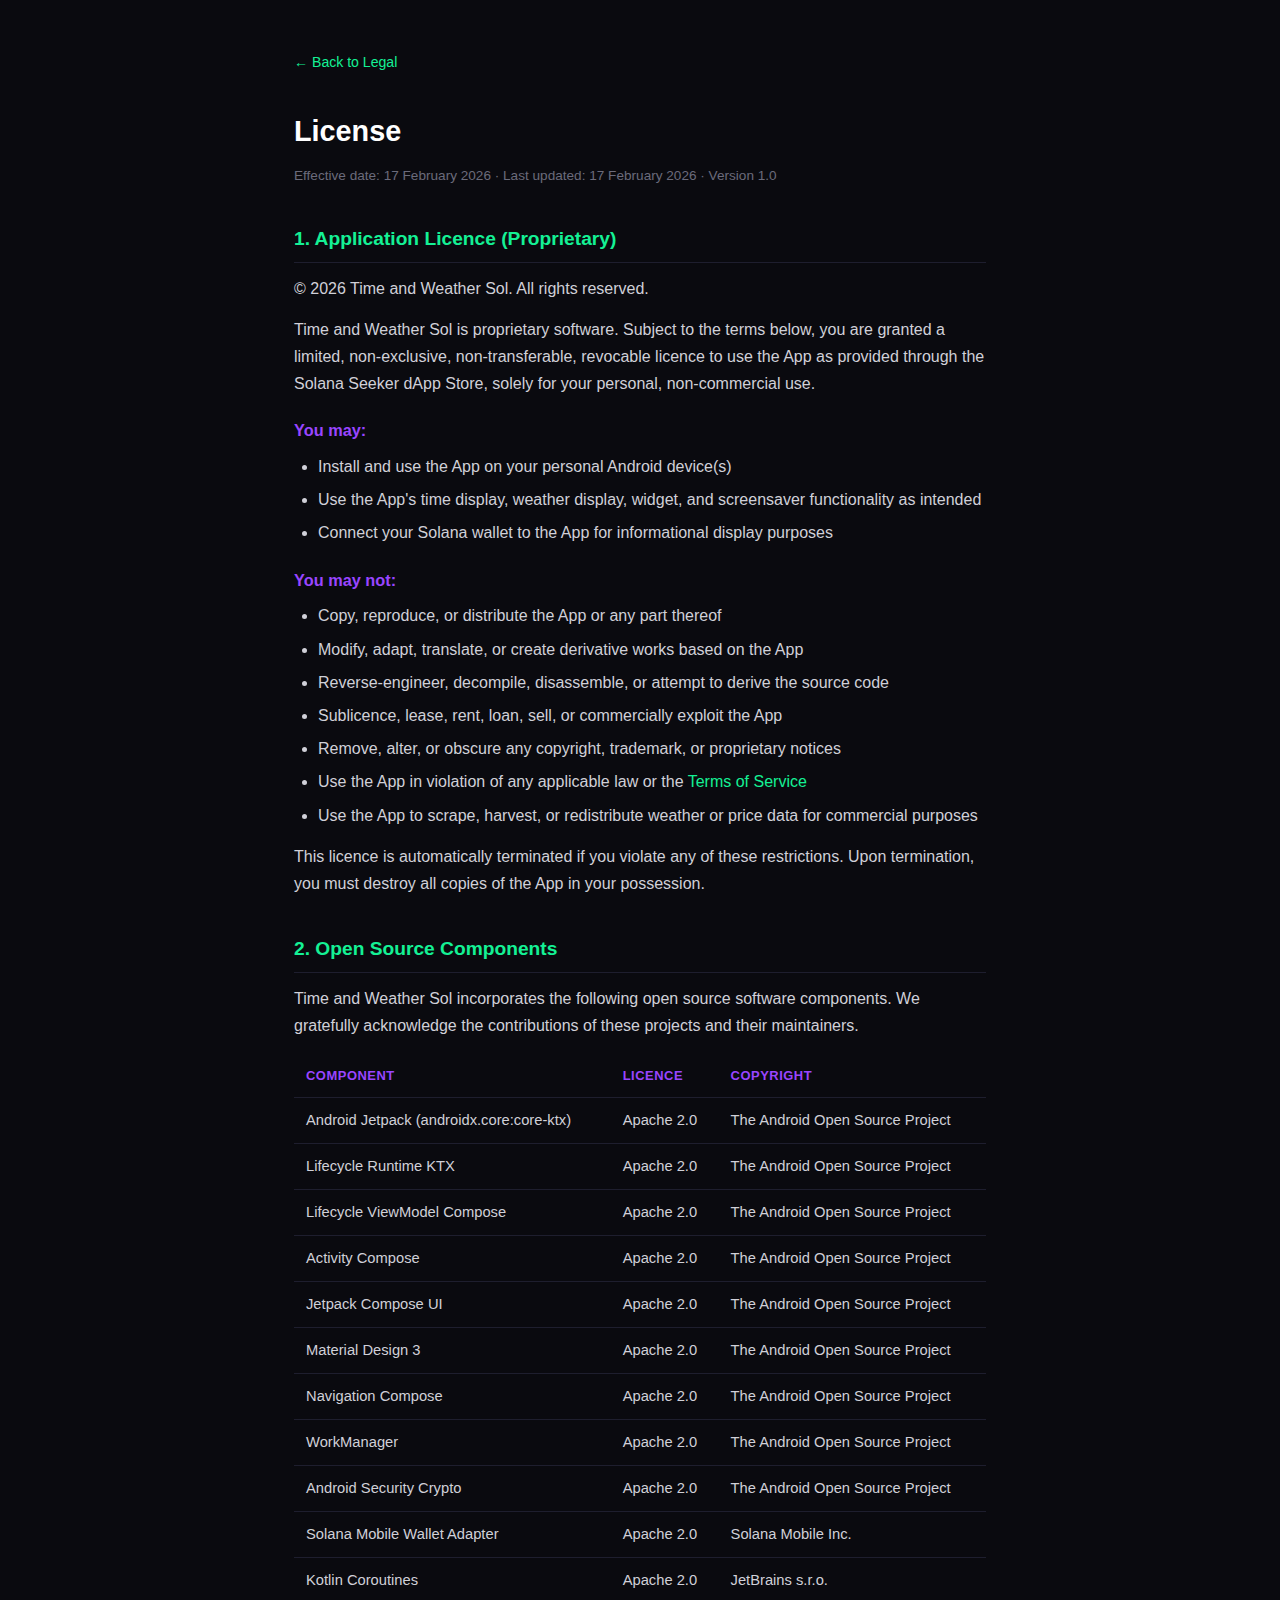
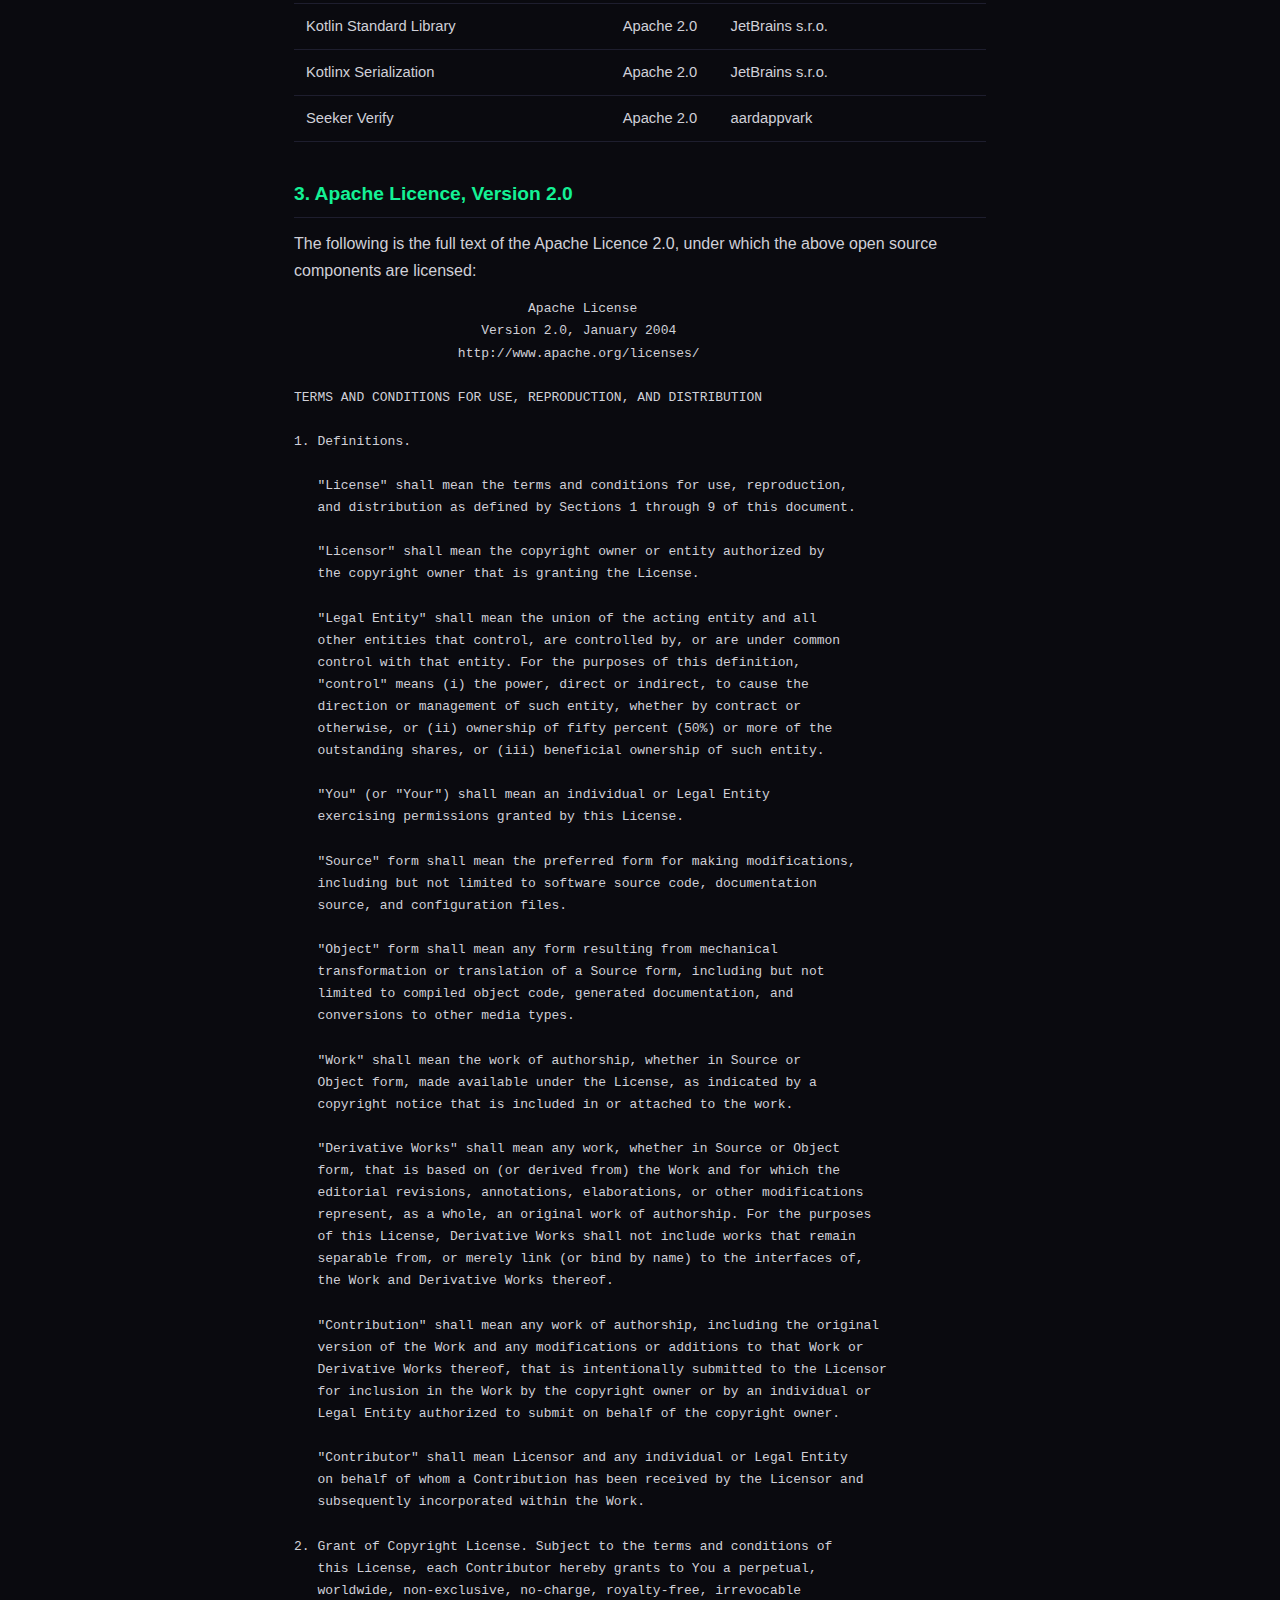
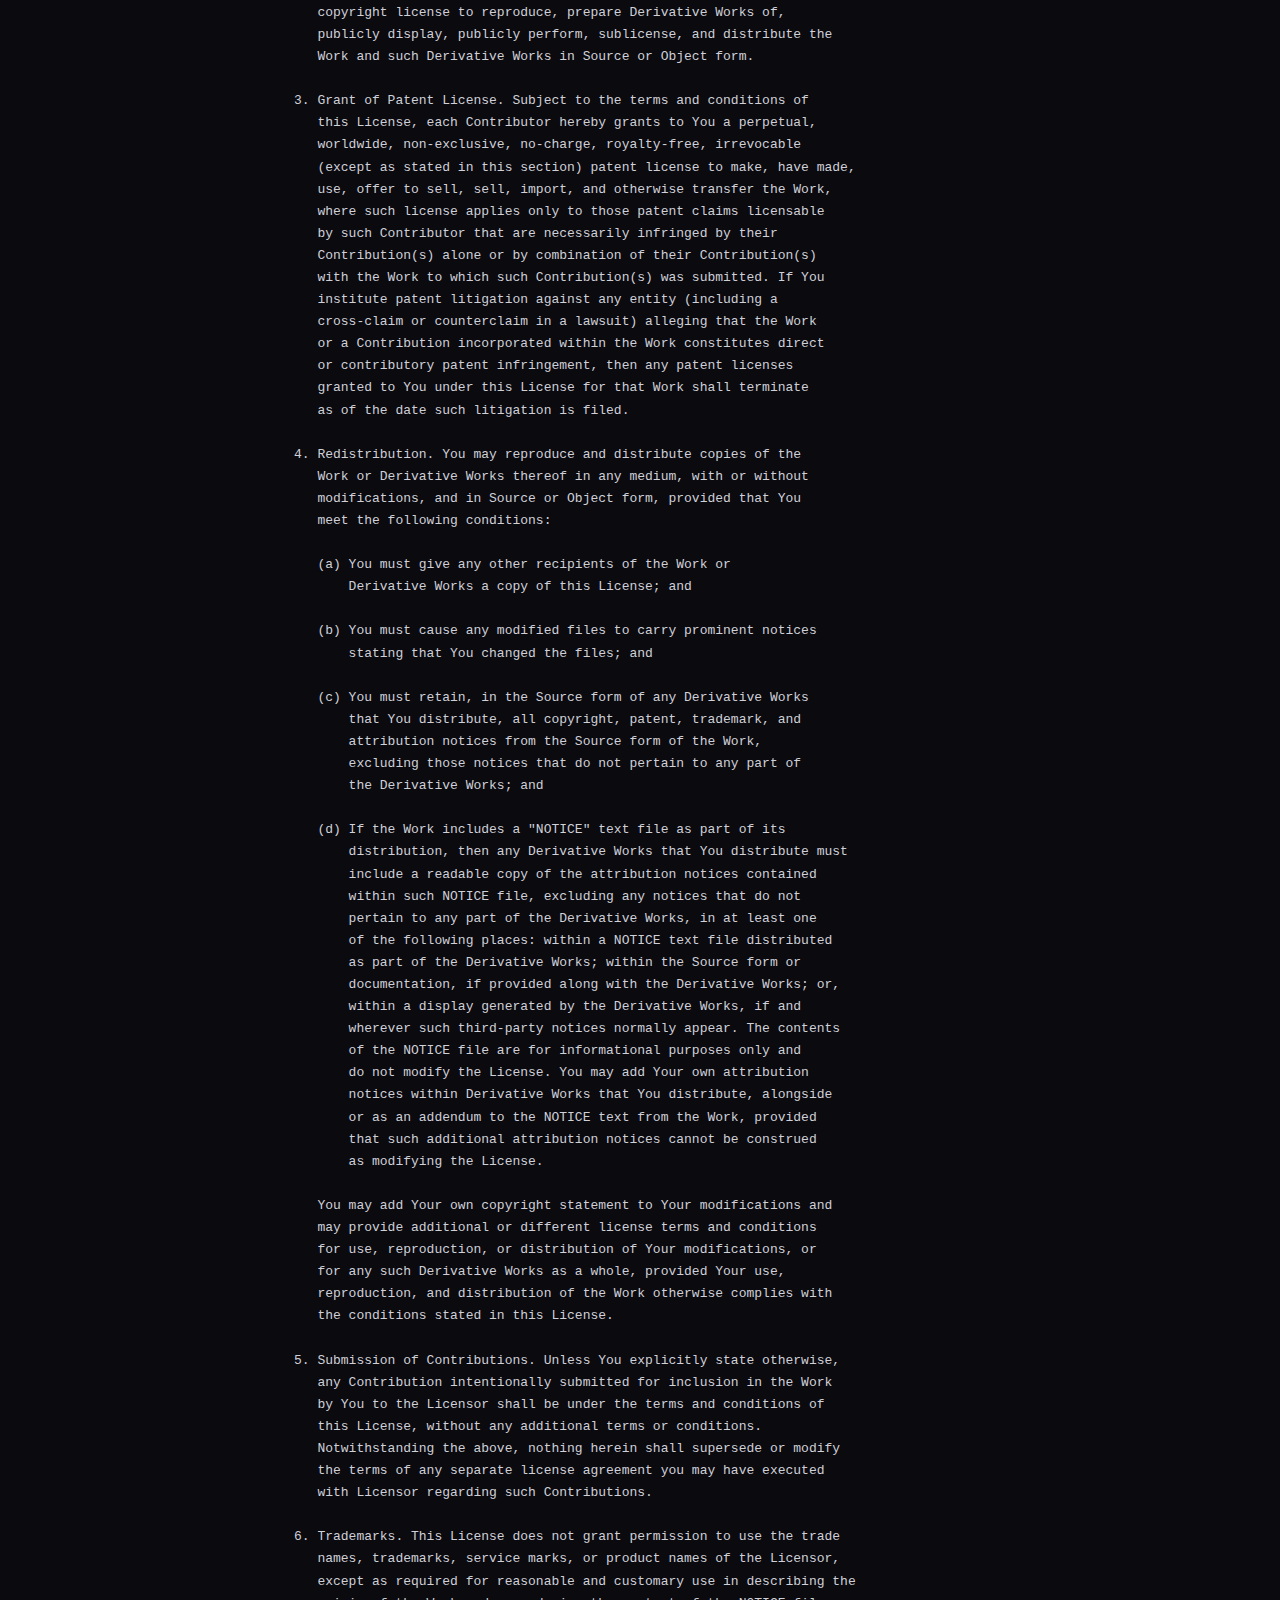
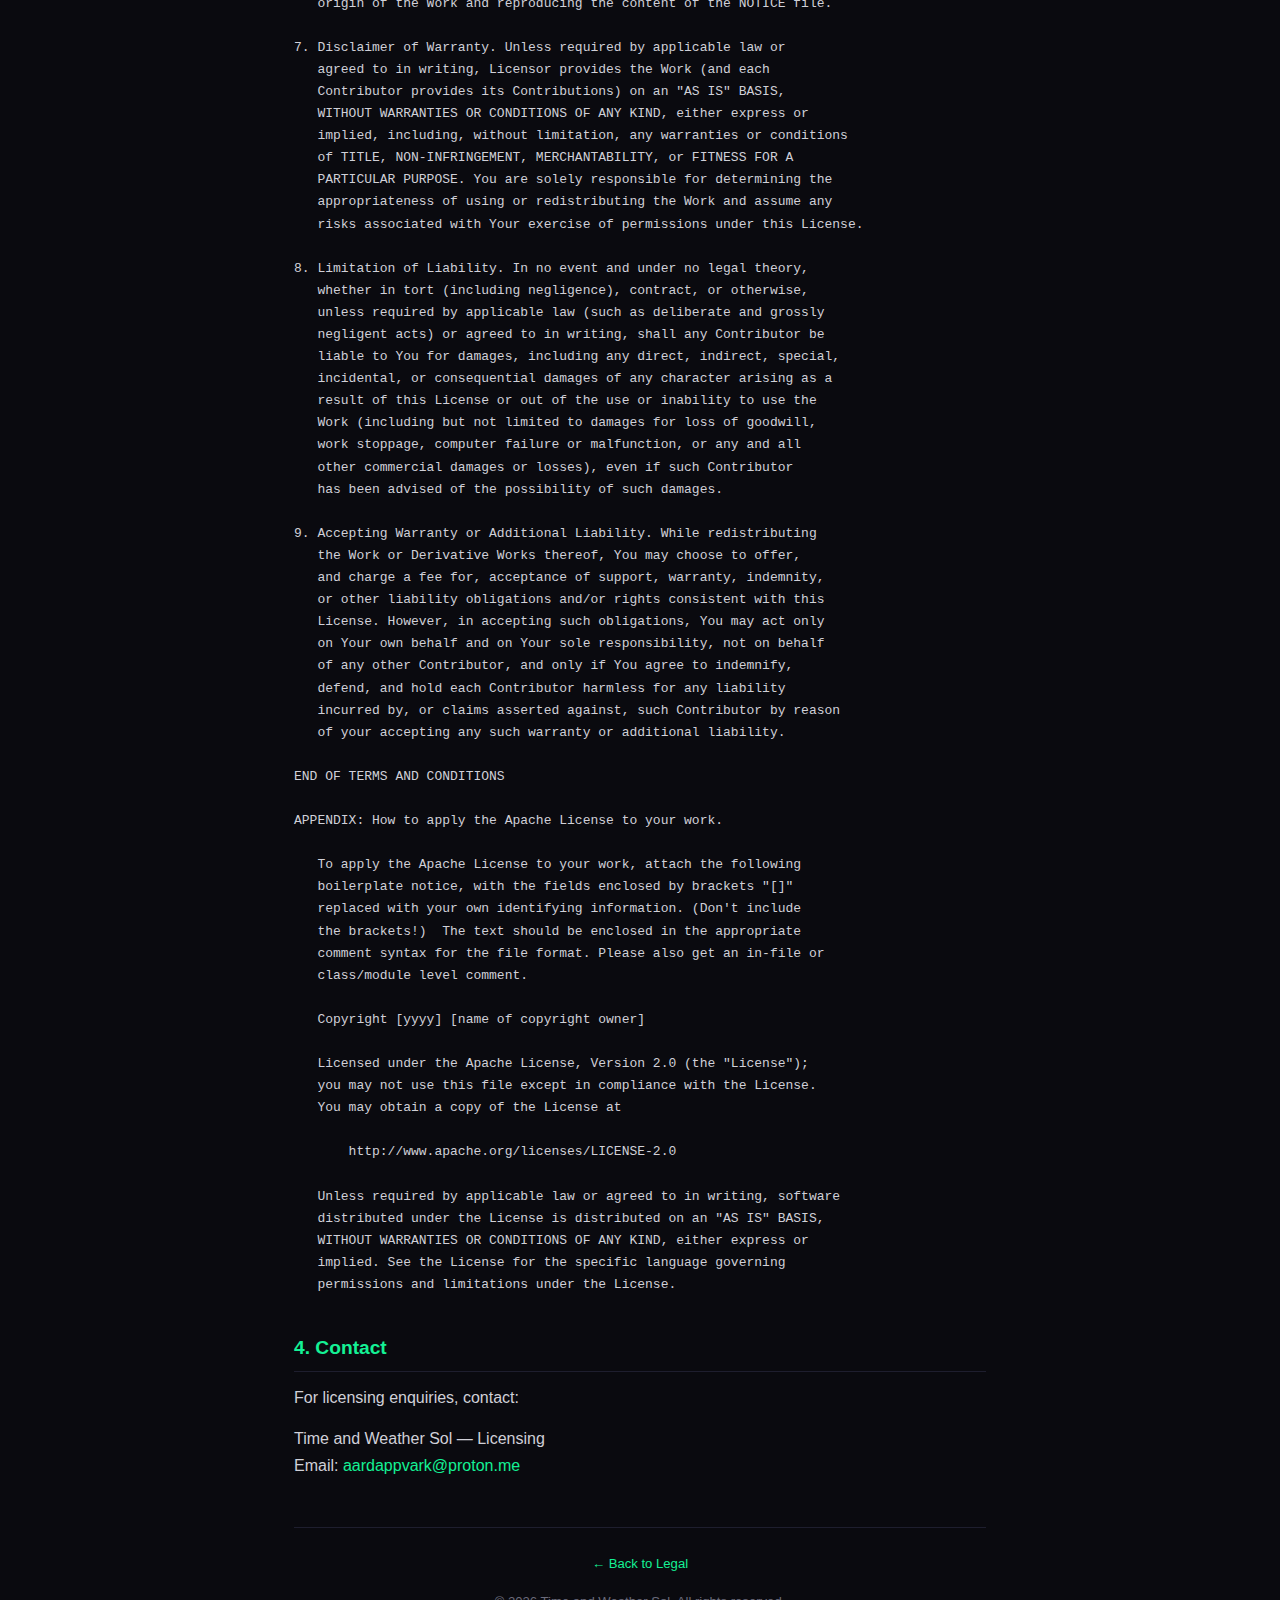
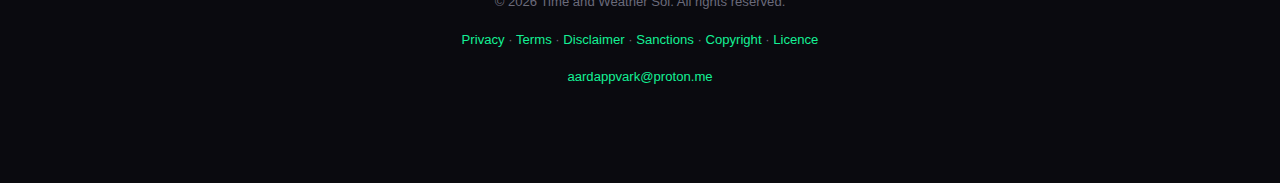
<file: docs/license/index.html>
<!DOCTYPE html>
<html lang="en">
<head>
<meta charset="UTF-8">
<meta name="viewport" content="width=device-width, initial-scale=1.0">
<title>Licence &mdash; Time and Weather Sol</title>
<meta name="description" content="Software license and open source component attributions for Time and Weather Sol.">
<link rel="stylesheet" href="../style.css">
</head>
<body>
<div class="container">
<a class="back" href="../">&larr; Back to Legal</a>

<h1>License</h1>
<span class="updated">Effective date: 17 February 2026 &middot; Last updated: 17 February 2026 &middot; Version 1.0</span>

<h2>1. Application Licence (Proprietary)</h2>
<p>&copy; 2026 Time and Weather Sol. All rights reserved.</p>
<p>Time and Weather Sol is proprietary software. Subject to the terms below, you are granted a limited, non-exclusive, non-transferable, revocable licence to use the App as provided through the Solana Seeker dApp Store, solely for your personal, non-commercial use.</p>

<h3>You may:</h3>
<ul>
  <li>Install and use the App on your personal Android device(s)</li>
  <li>Use the App's time display, weather display, widget, and screensaver functionality as intended</li>
  <li>Connect your Solana wallet to the App for informational display purposes</li>
</ul>

<h3>You may not:</h3>
<ul>
  <li>Copy, reproduce, or distribute the App or any part thereof</li>
  <li>Modify, adapt, translate, or create derivative works based on the App</li>
  <li>Reverse-engineer, decompile, disassemble, or attempt to derive the source code</li>
  <li>Sublicence, lease, rent, loan, sell, or commercially exploit the App</li>
  <li>Remove, alter, or obscure any copyright, trademark, or proprietary notices</li>
  <li>Use the App in violation of any applicable law or the <a href="../terms/">Terms of Service</a></li>
  <li>Use the App to scrape, harvest, or redistribute weather or price data for commercial purposes</li>
</ul>

<p>This licence is automatically terminated if you violate any of these restrictions. Upon termination, you must destroy all copies of the App in your possession.</p>

<h2>2. Open Source Components</h2>
<p>Time and Weather Sol incorporates the following open source software components. We gratefully acknowledge the contributions of these projects and their maintainers.</p>

<table>
  <thead>
    <tr>
      <th>Component</th>
      <th>Licence</th>
      <th>Copyright</th>
    </tr>
  </thead>
  <tbody>
    <tr>
      <td>Android Jetpack (androidx.core:core-ktx)</td>
      <td>Apache 2.0</td>
      <td>The Android Open Source Project</td>
    </tr>
    <tr>
      <td>Lifecycle Runtime KTX</td>
      <td>Apache 2.0</td>
      <td>The Android Open Source Project</td>
    </tr>
    <tr>
      <td>Lifecycle ViewModel Compose</td>
      <td>Apache 2.0</td>
      <td>The Android Open Source Project</td>
    </tr>
    <tr>
      <td>Activity Compose</td>
      <td>Apache 2.0</td>
      <td>The Android Open Source Project</td>
    </tr>
    <tr>
      <td>Jetpack Compose UI</td>
      <td>Apache 2.0</td>
      <td>The Android Open Source Project</td>
    </tr>
    <tr>
      <td>Material Design 3</td>
      <td>Apache 2.0</td>
      <td>The Android Open Source Project</td>
    </tr>
    <tr>
      <td>Navigation Compose</td>
      <td>Apache 2.0</td>
      <td>The Android Open Source Project</td>
    </tr>
    <tr>
      <td>WorkManager</td>
      <td>Apache 2.0</td>
      <td>The Android Open Source Project</td>
    </tr>
    <tr>
      <td>Android Security Crypto</td>
      <td>Apache 2.0</td>
      <td>The Android Open Source Project</td>
    </tr>
    <tr>
      <td>Solana Mobile Wallet Adapter</td>
      <td>Apache 2.0</td>
      <td>Solana Mobile Inc.</td>
    </tr>
    <tr>
      <td>Kotlin Coroutines</td>
      <td>Apache 2.0</td>
      <td>JetBrains s.r.o.</td>
    </tr>
    <tr>
      <td>Kotlin Standard Library</td>
      <td>Apache 2.0</td>
      <td>JetBrains s.r.o.</td>
    </tr>
    <tr>
      <td>Kotlinx Serialization</td>
      <td>Apache 2.0</td>
      <td>JetBrains s.r.o.</td>
    </tr>
    <tr>
      <td>Seeker Verify</td>
      <td>Apache 2.0</td>
      <td>aardappvark</td>
    </tr>
  </tbody>
</table>

<h2>3. Apache Licence, Version 2.0</h2>
<p>The following is the full text of the Apache Licence 2.0, under which the above open source components are licensed:</p>

<pre>
                              Apache License
                        Version 2.0, January 2004
                     http://www.apache.org/licenses/

TERMS AND CONDITIONS FOR USE, REPRODUCTION, AND DISTRIBUTION

1. Definitions.

   "License" shall mean the terms and conditions for use, reproduction,
   and distribution as defined by Sections 1 through 9 of this document.

   "Licensor" shall mean the copyright owner or entity authorized by
   the copyright owner that is granting the License.

   "Legal Entity" shall mean the union of the acting entity and all
   other entities that control, are controlled by, or are under common
   control with that entity. For the purposes of this definition,
   "control" means (i) the power, direct or indirect, to cause the
   direction or management of such entity, whether by contract or
   otherwise, or (ii) ownership of fifty percent (50%) or more of the
   outstanding shares, or (iii) beneficial ownership of such entity.

   "You" (or "Your") shall mean an individual or Legal Entity
   exercising permissions granted by this License.

   "Source" form shall mean the preferred form for making modifications,
   including but not limited to software source code, documentation
   source, and configuration files.

   "Object" form shall mean any form resulting from mechanical
   transformation or translation of a Source form, including but not
   limited to compiled object code, generated documentation, and
   conversions to other media types.

   "Work" shall mean the work of authorship, whether in Source or
   Object form, made available under the License, as indicated by a
   copyright notice that is included in or attached to the work.

   "Derivative Works" shall mean any work, whether in Source or Object
   form, that is based on (or derived from) the Work and for which the
   editorial revisions, annotations, elaborations, or other modifications
   represent, as a whole, an original work of authorship. For the purposes
   of this License, Derivative Works shall not include works that remain
   separable from, or merely link (or bind by name) to the interfaces of,
   the Work and Derivative Works thereof.

   "Contribution" shall mean any work of authorship, including the original
   version of the Work and any modifications or additions to that Work or
   Derivative Works thereof, that is intentionally submitted to the Licensor
   for inclusion in the Work by the copyright owner or by an individual or
   Legal Entity authorized to submit on behalf of the copyright owner.

   "Contributor" shall mean Licensor and any individual or Legal Entity
   on behalf of whom a Contribution has been received by the Licensor and
   subsequently incorporated within the Work.

2. Grant of Copyright License. Subject to the terms and conditions of
   this License, each Contributor hereby grants to You a perpetual,
   worldwide, non-exclusive, no-charge, royalty-free, irrevocable
   copyright license to reproduce, prepare Derivative Works of,
   publicly display, publicly perform, sublicense, and distribute the
   Work and such Derivative Works in Source or Object form.

3. Grant of Patent License. Subject to the terms and conditions of
   this License, each Contributor hereby grants to You a perpetual,
   worldwide, non-exclusive, no-charge, royalty-free, irrevocable
   (except as stated in this section) patent license to make, have made,
   use, offer to sell, sell, import, and otherwise transfer the Work,
   where such license applies only to those patent claims licensable
   by such Contributor that are necessarily infringed by their
   Contribution(s) alone or by combination of their Contribution(s)
   with the Work to which such Contribution(s) was submitted. If You
   institute patent litigation against any entity (including a
   cross-claim or counterclaim in a lawsuit) alleging that the Work
   or a Contribution incorporated within the Work constitutes direct
   or contributory patent infringement, then any patent licenses
   granted to You under this License for that Work shall terminate
   as of the date such litigation is filed.

4. Redistribution. You may reproduce and distribute copies of the
   Work or Derivative Works thereof in any medium, with or without
   modifications, and in Source or Object form, provided that You
   meet the following conditions:

   (a) You must give any other recipients of the Work or
       Derivative Works a copy of this License; and

   (b) You must cause any modified files to carry prominent notices
       stating that You changed the files; and

   (c) You must retain, in the Source form of any Derivative Works
       that You distribute, all copyright, patent, trademark, and
       attribution notices from the Source form of the Work,
       excluding those notices that do not pertain to any part of
       the Derivative Works; and

   (d) If the Work includes a "NOTICE" text file as part of its
       distribution, then any Derivative Works that You distribute must
       include a readable copy of the attribution notices contained
       within such NOTICE file, excluding any notices that do not
       pertain to any part of the Derivative Works, in at least one
       of the following places: within a NOTICE text file distributed
       as part of the Derivative Works; within the Source form or
       documentation, if provided along with the Derivative Works; or,
       within a display generated by the Derivative Works, if and
       wherever such third-party notices normally appear. The contents
       of the NOTICE file are for informational purposes only and
       do not modify the License. You may add Your own attribution
       notices within Derivative Works that You distribute, alongside
       or as an addendum to the NOTICE text from the Work, provided
       that such additional attribution notices cannot be construed
       as modifying the License.

   You may add Your own copyright statement to Your modifications and
   may provide additional or different license terms and conditions
   for use, reproduction, or distribution of Your modifications, or
   for any such Derivative Works as a whole, provided Your use,
   reproduction, and distribution of the Work otherwise complies with
   the conditions stated in this License.

5. Submission of Contributions. Unless You explicitly state otherwise,
   any Contribution intentionally submitted for inclusion in the Work
   by You to the Licensor shall be under the terms and conditions of
   this License, without any additional terms or conditions.
   Notwithstanding the above, nothing herein shall supersede or modify
   the terms of any separate license agreement you may have executed
   with Licensor regarding such Contributions.

6. Trademarks. This License does not grant permission to use the trade
   names, trademarks, service marks, or product names of the Licensor,
   except as required for reasonable and customary use in describing the
   origin of the Work and reproducing the content of the NOTICE file.

7. Disclaimer of Warranty. Unless required by applicable law or
   agreed to in writing, Licensor provides the Work (and each
   Contributor provides its Contributions) on an "AS IS" BASIS,
   WITHOUT WARRANTIES OR CONDITIONS OF ANY KIND, either express or
   implied, including, without limitation, any warranties or conditions
   of TITLE, NON-INFRINGEMENT, MERCHANTABILITY, or FITNESS FOR A
   PARTICULAR PURPOSE. You are solely responsible for determining the
   appropriateness of using or redistributing the Work and assume any
   risks associated with Your exercise of permissions under this License.

8. Limitation of Liability. In no event and under no legal theory,
   whether in tort (including negligence), contract, or otherwise,
   unless required by applicable law (such as deliberate and grossly
   negligent acts) or agreed to in writing, shall any Contributor be
   liable to You for damages, including any direct, indirect, special,
   incidental, or consequential damages of any character arising as a
   result of this License or out of the use or inability to use the
   Work (including but not limited to damages for loss of goodwill,
   work stoppage, computer failure or malfunction, or any and all
   other commercial damages or losses), even if such Contributor
   has been advised of the possibility of such damages.

9. Accepting Warranty or Additional Liability. While redistributing
   the Work or Derivative Works thereof, You may choose to offer,
   and charge a fee for, acceptance of support, warranty, indemnity,
   or other liability obligations and/or rights consistent with this
   License. However, in accepting such obligations, You may act only
   on Your own behalf and on Your sole responsibility, not on behalf
   of any other Contributor, and only if You agree to indemnify,
   defend, and hold each Contributor harmless for any liability
   incurred by, or claims asserted against, such Contributor by reason
   of your accepting any such warranty or additional liability.

END OF TERMS AND CONDITIONS

APPENDIX: How to apply the Apache License to your work.

   To apply the Apache License to your work, attach the following
   boilerplate notice, with the fields enclosed by brackets "[]"
   replaced with your own identifying information. (Don't include
   the brackets!)  The text should be enclosed in the appropriate
   comment syntax for the file format. Please also get an in-file or
   class/module level comment.

   Copyright [yyyy] [name of copyright owner]

   Licensed under the Apache License, Version 2.0 (the "License");
   you may not use this file except in compliance with the License.
   You may obtain a copy of the License at

       http://www.apache.org/licenses/LICENSE-2.0

   Unless required by applicable law or agreed to in writing, software
   distributed under the License is distributed on an "AS IS" BASIS,
   WITHOUT WARRANTIES OR CONDITIONS OF ANY KIND, either express or
   implied. See the License for the specific language governing
   permissions and limitations under the License.
</pre>

<h2>4. Contact</h2>
<p>For licensing enquiries, contact:</p>
<p>Time and Weather Sol &mdash; Licensing<br>
Email: <a href="mailto:aardappvark@proton.me">aardappvark@proton.me</a></p>

<div class="footer">
  <p><a href="../">&larr; Back to Legal</a></p>
  <p>&copy; 2026 Time and Weather Sol. All rights reserved.</p>
  <p><a href="../privacy/">Privacy</a> &middot; <a href="../terms/">Terms</a> &middot; <a href="../disclaimer/">Disclaimer</a> &middot; <a href="../sanctions/">Sanctions</a> &middot; <a href="../copyright/">Copyright</a> &middot; <a href="../license/">Licence</a></p>
  <p><a href="mailto:aardappvark@proton.me">aardappvark@proton.me</a></p>
</div>
</div>
</body>
</html>
</file>
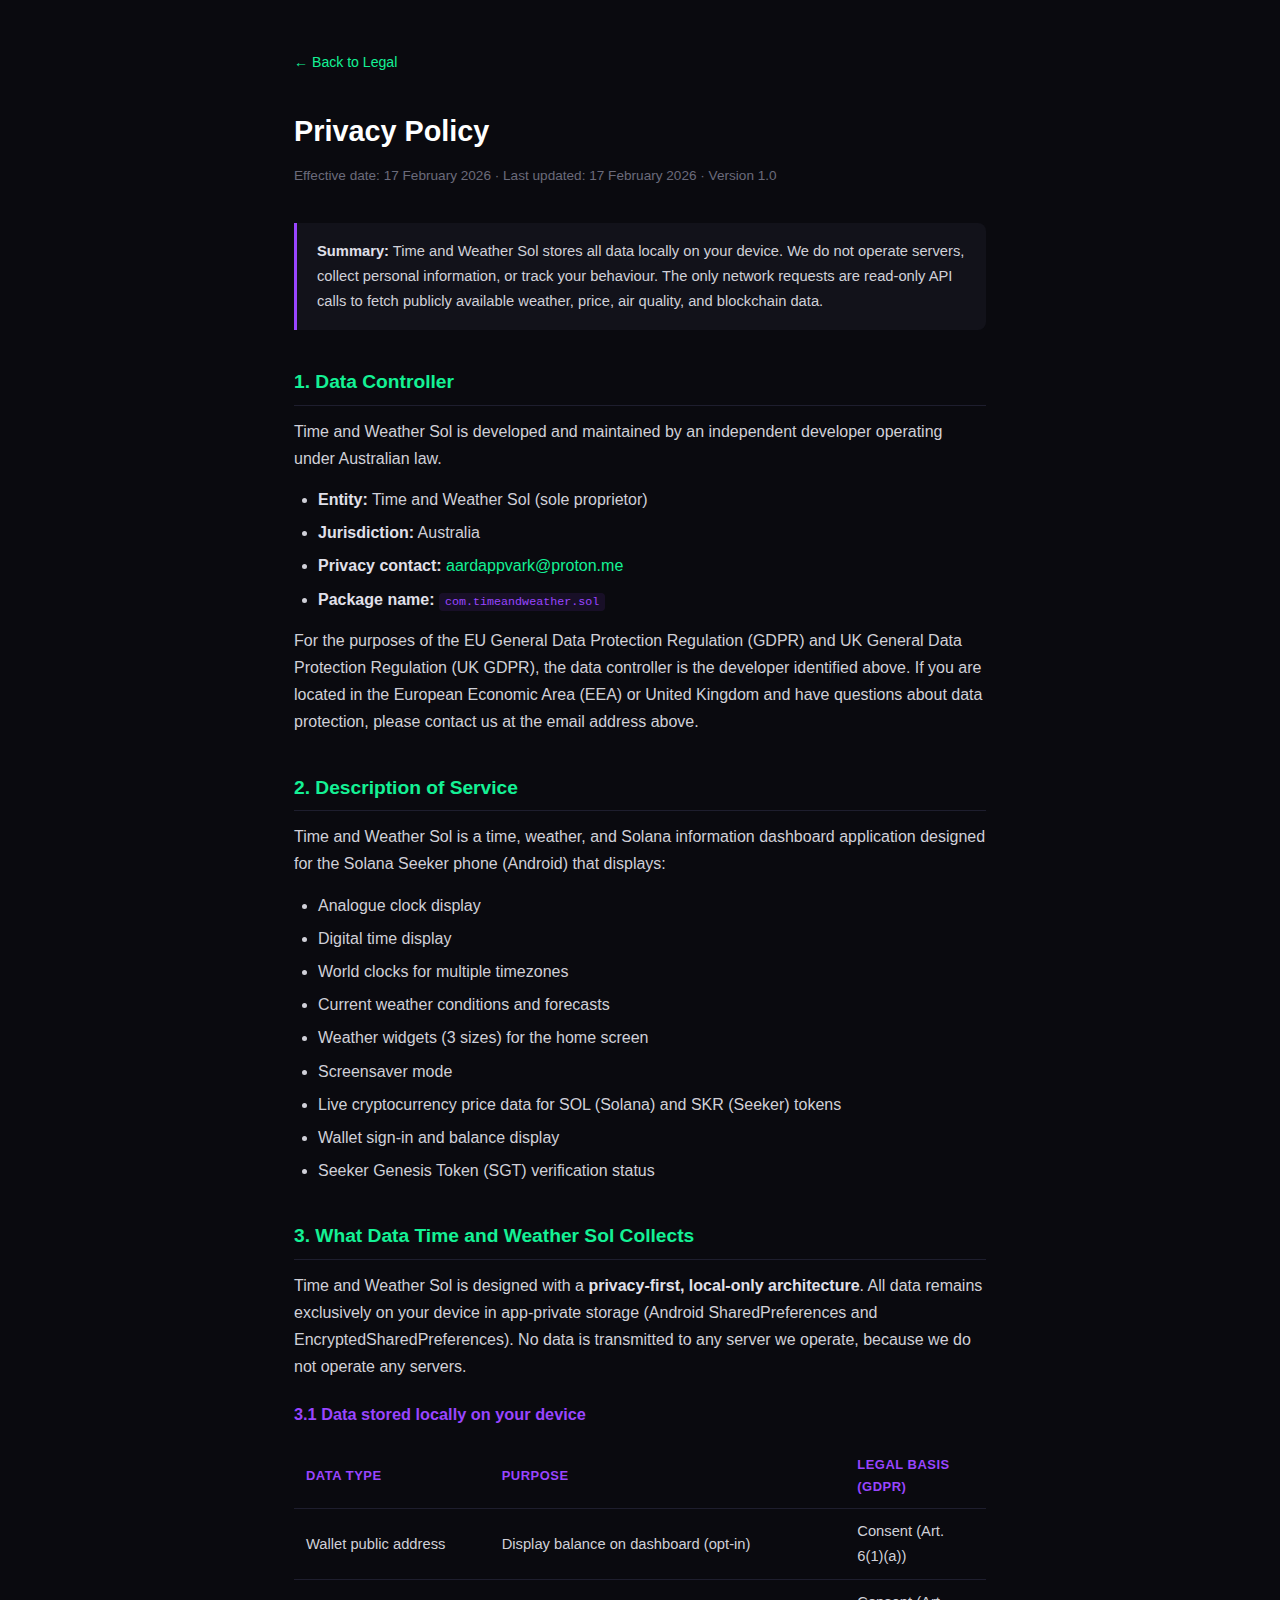
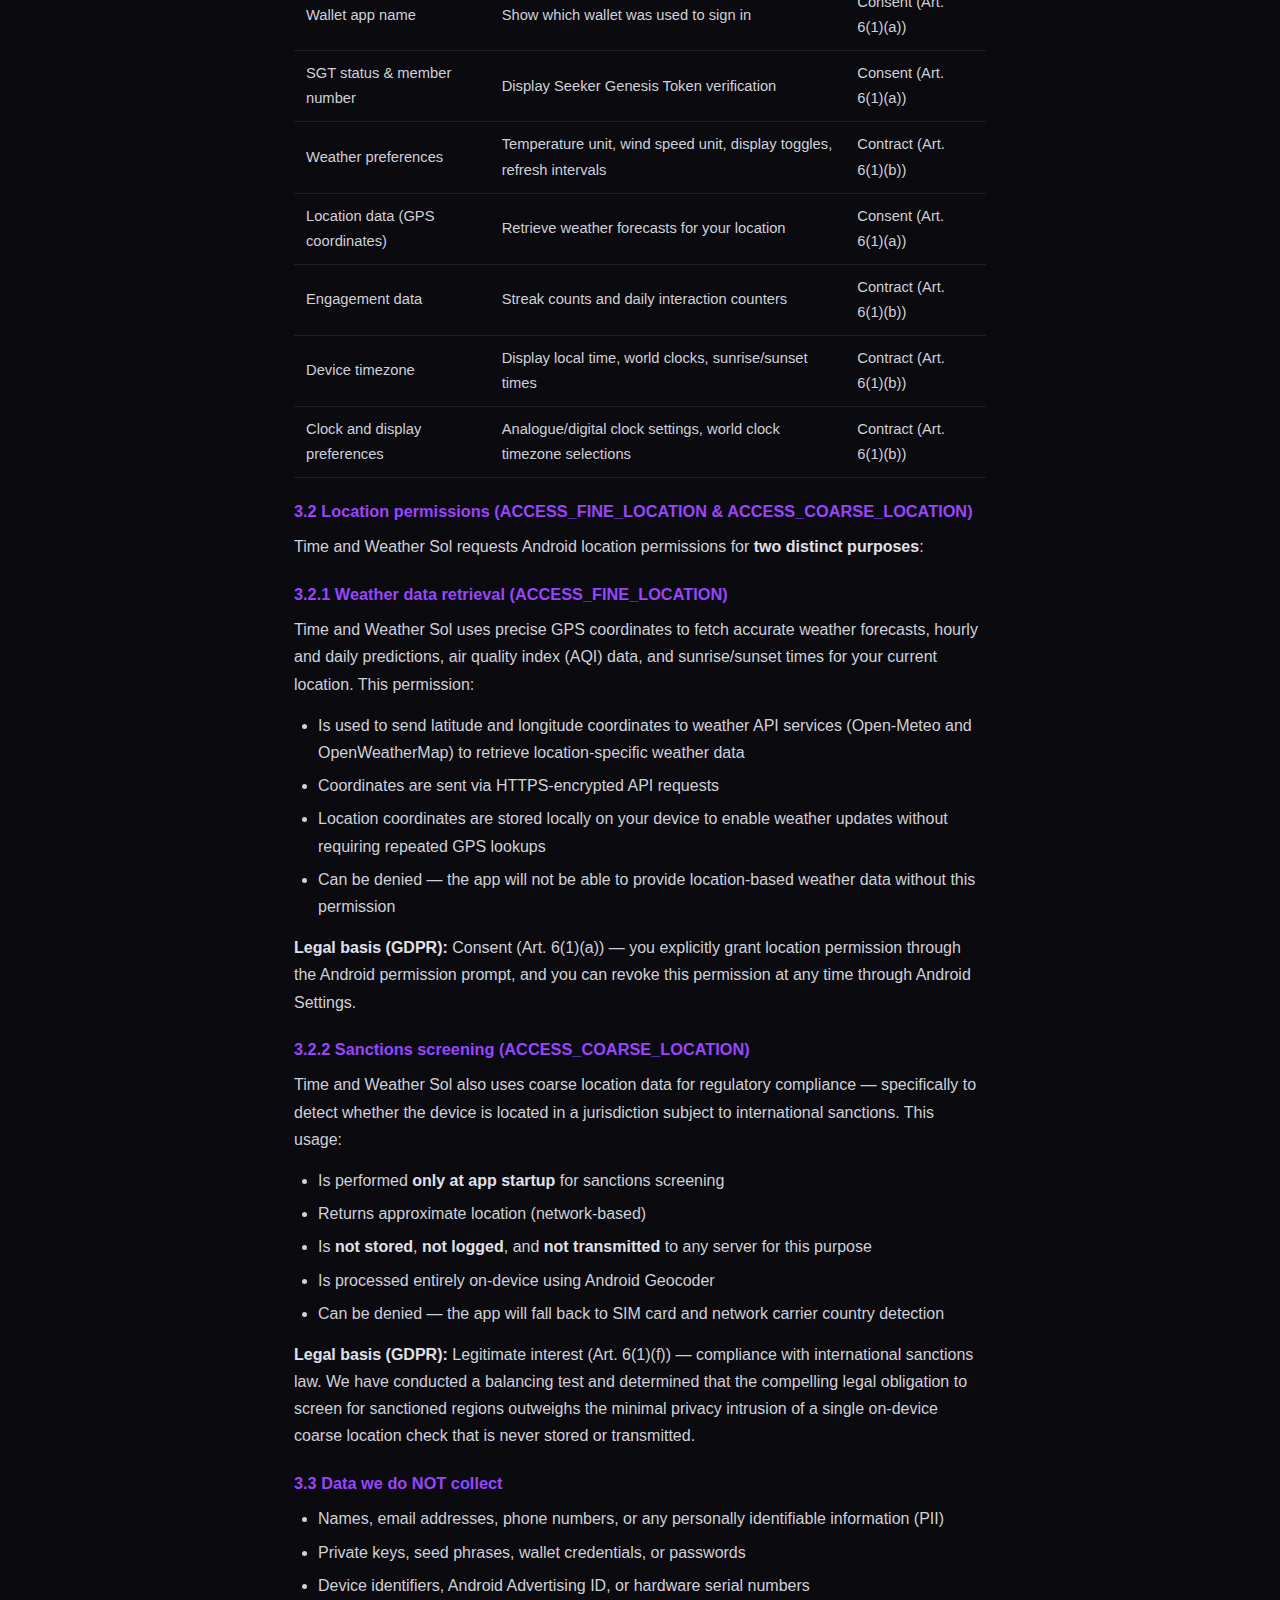
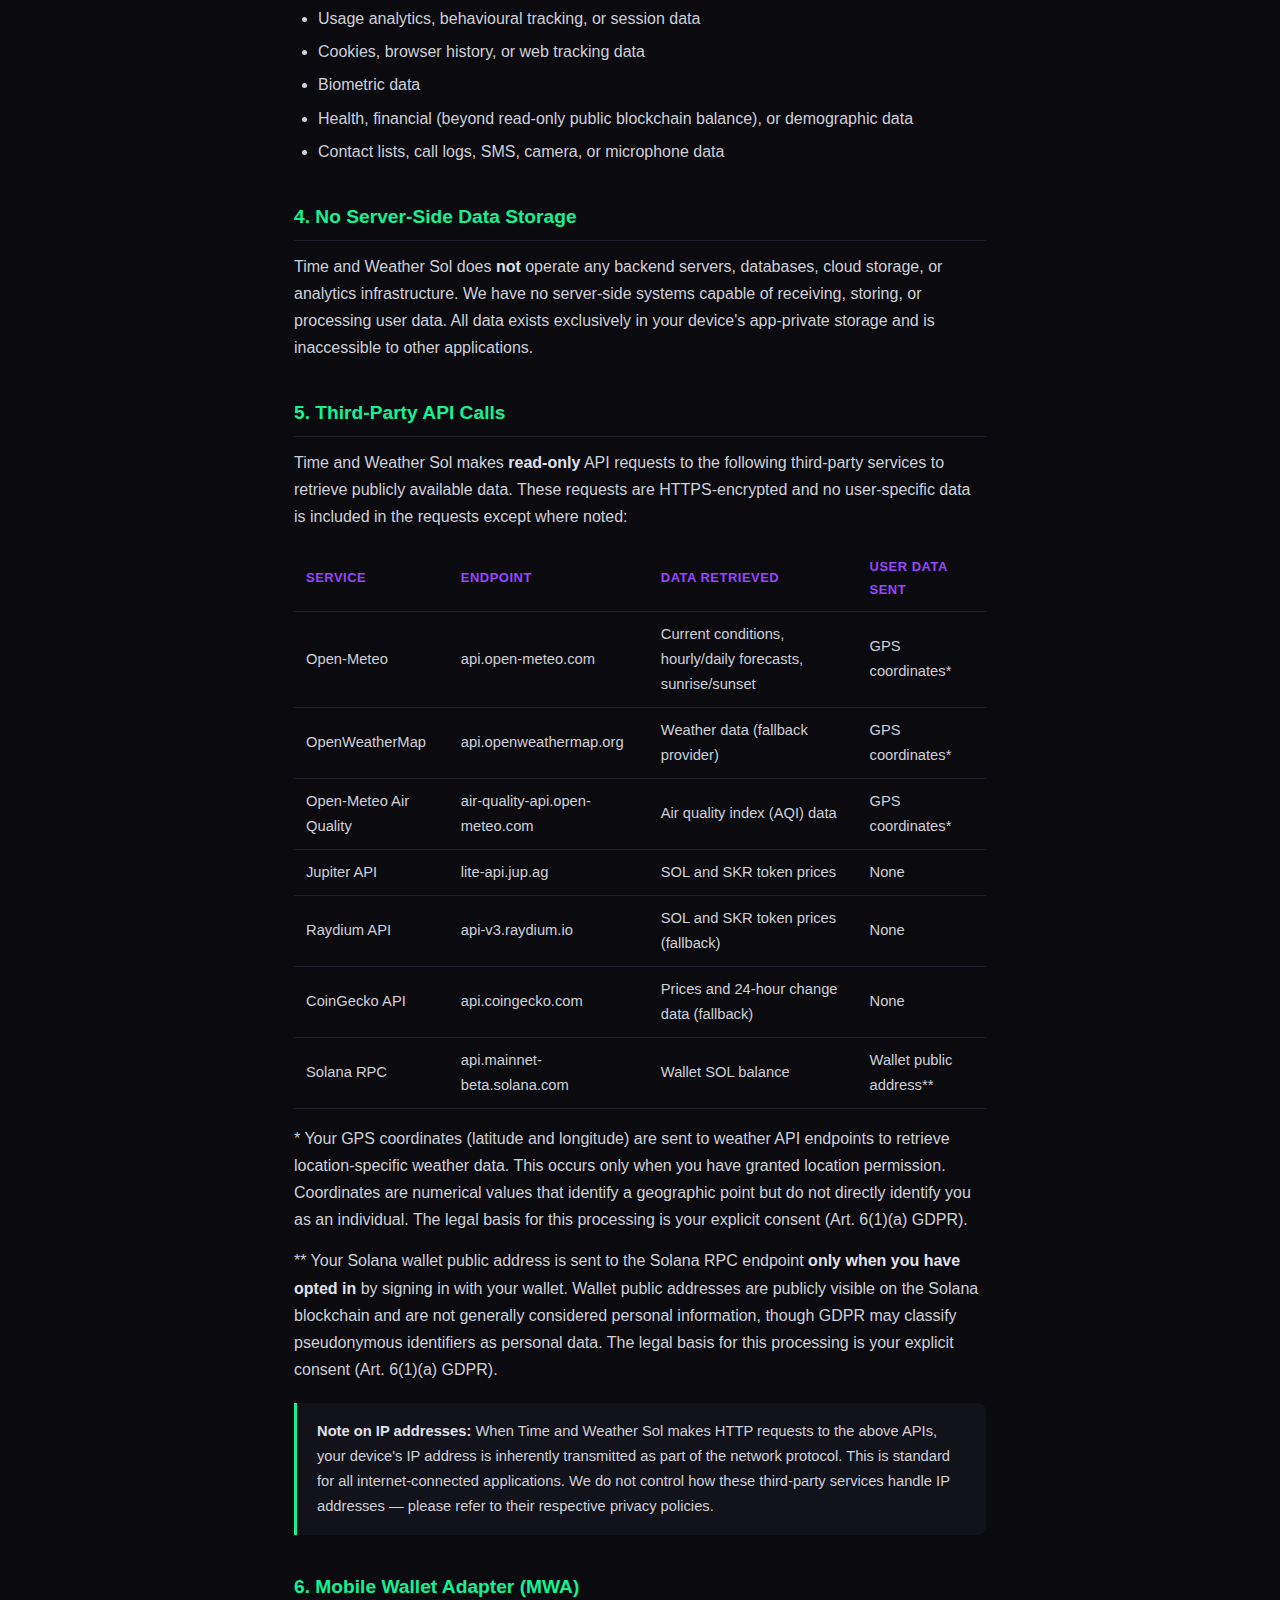
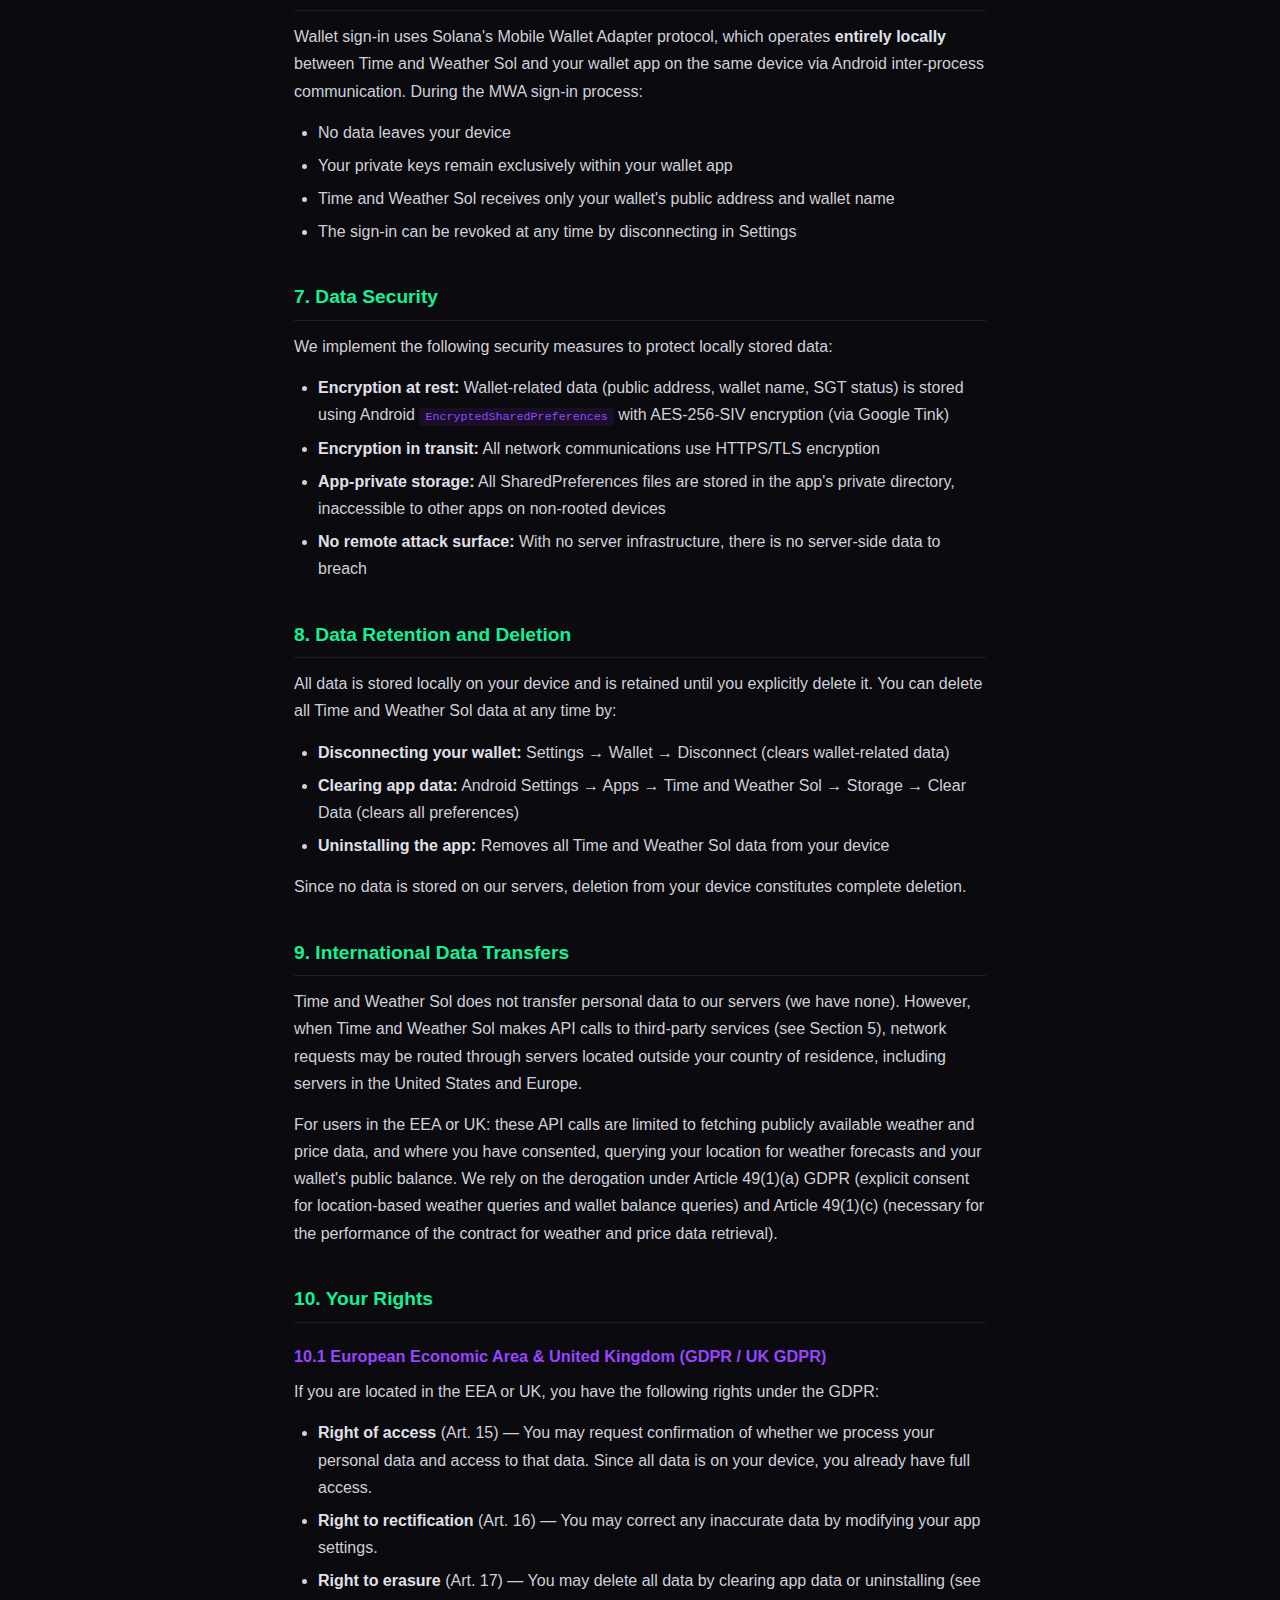
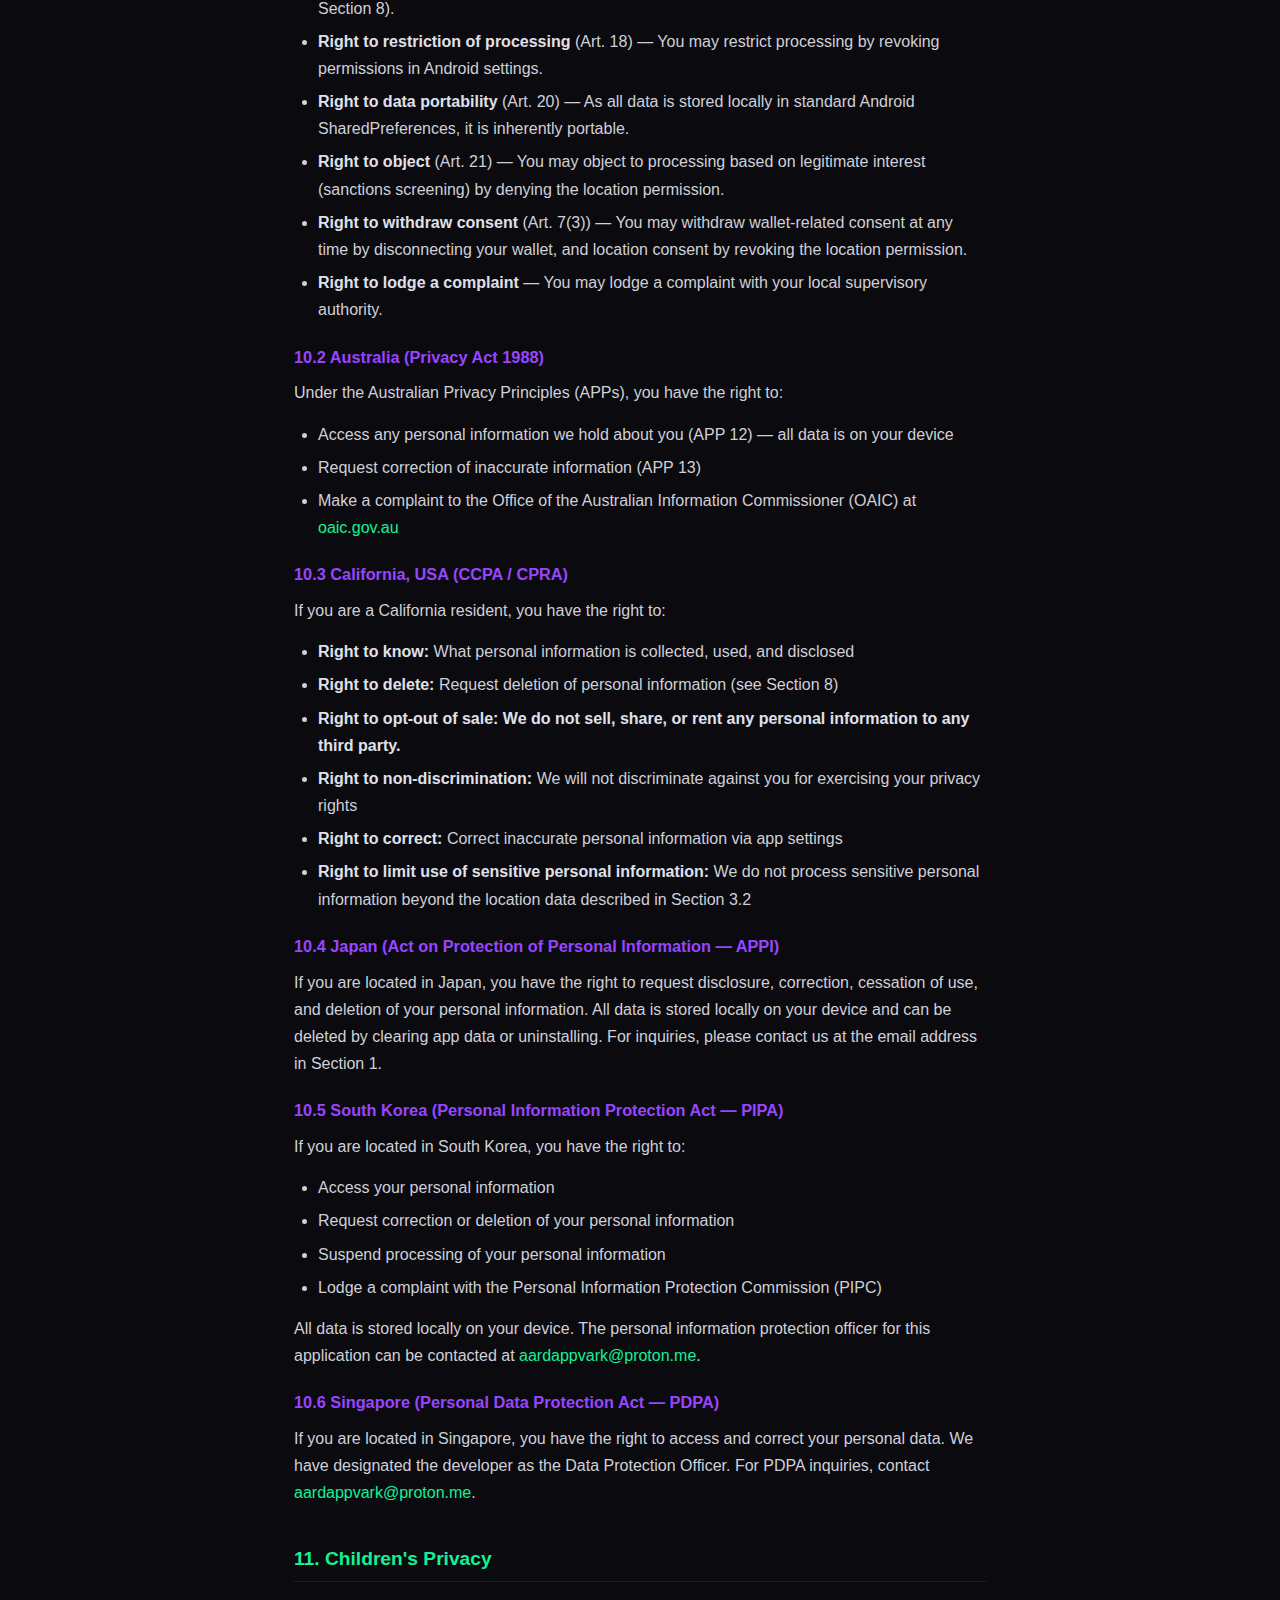
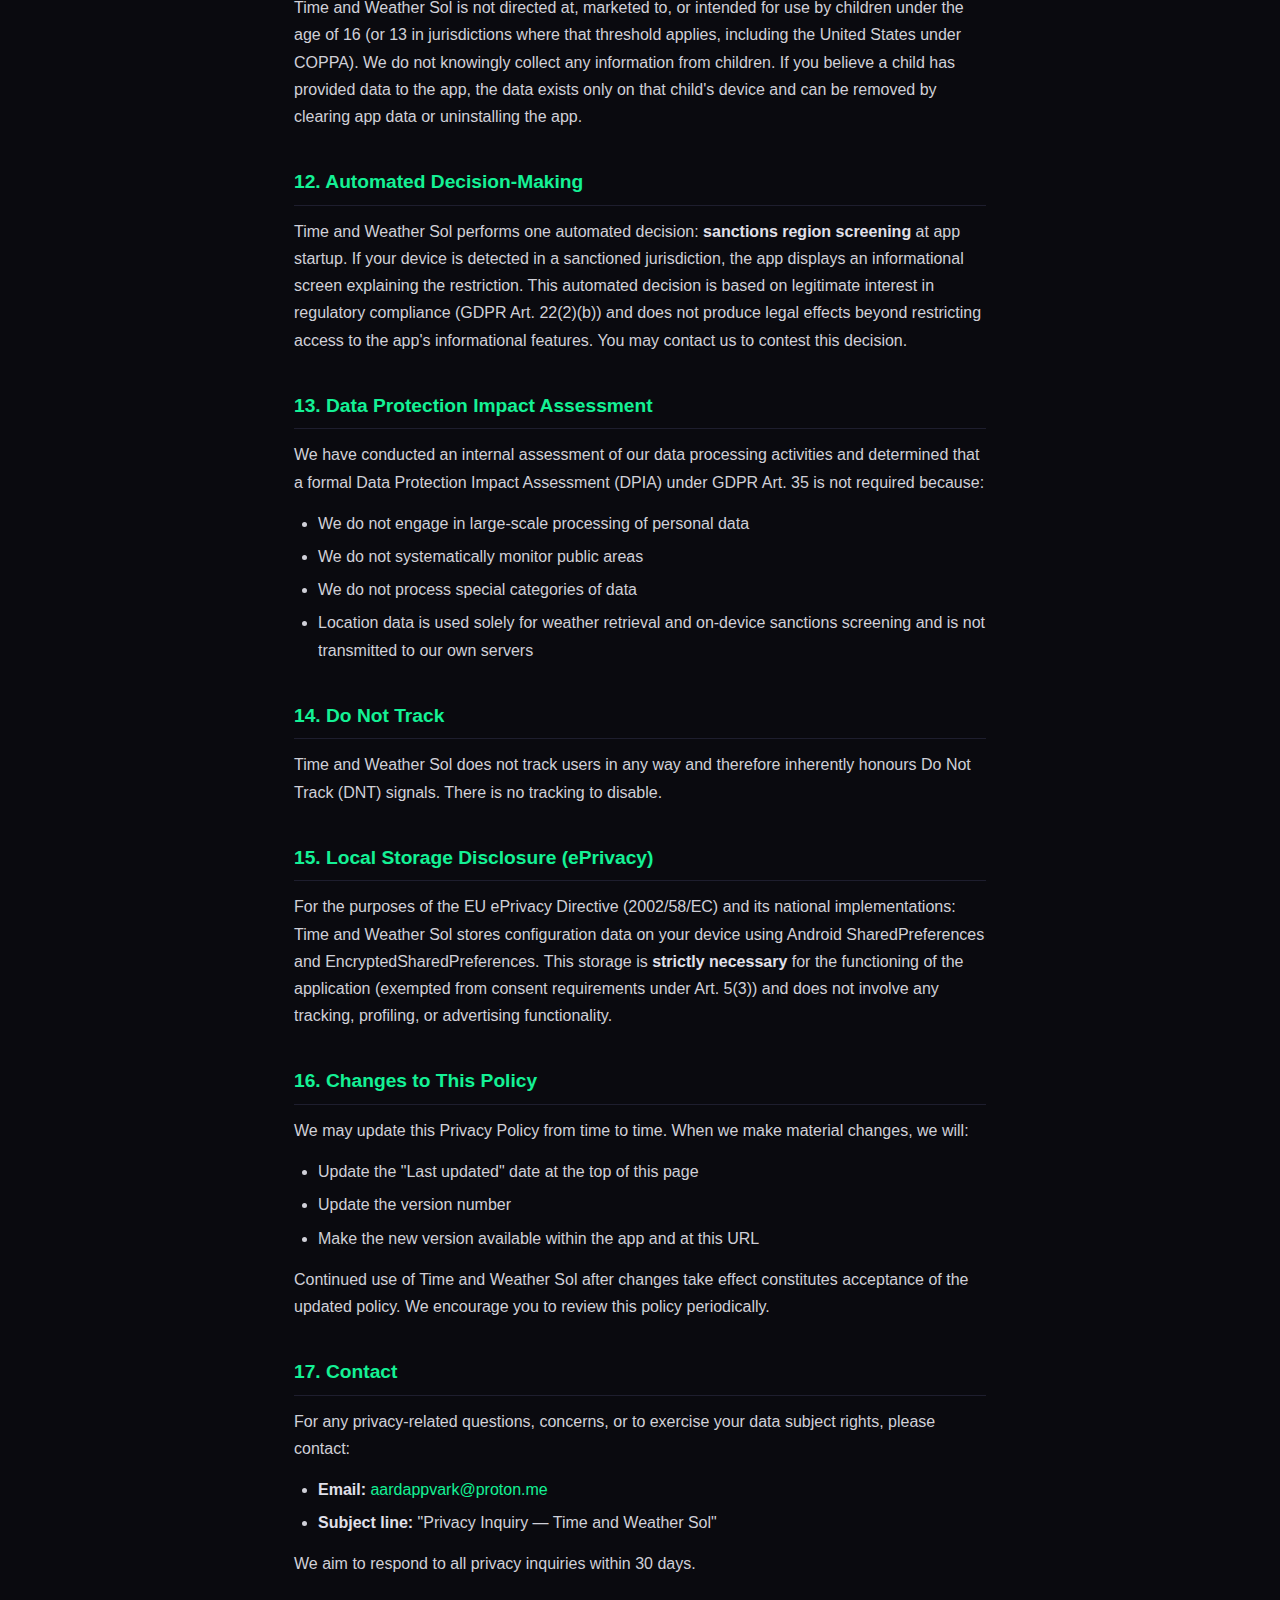
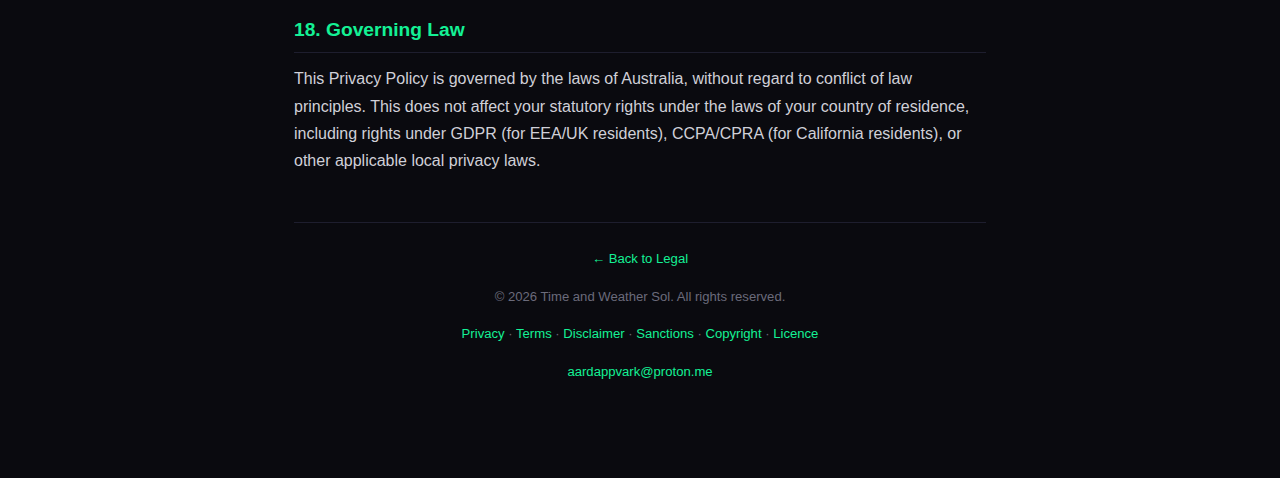
<file: docs/privacy/index.html>
<!DOCTYPE html>
<html lang="en">
<head>
<meta charset="UTF-8">
<meta name="viewport" content="width=device-width, initial-scale=1.0">
<title>Privacy Policy &mdash; Time and Weather Sol</title>
<meta name="description" content="Time and Weather Sol privacy policy. How we handle your data — compliant with Australian Privacy Act, GDPR, CCPA, APPI, PIPA, and PDPA.">
<link rel="stylesheet" href="../style.css">
</head>
<body>
<div class="container">
<a class="back" href="../">&larr; Back to Legal</a>

<h1>Privacy Policy</h1>
<span class="updated">Effective date: 17 February 2026 &middot; Last updated: 17 February 2026 &middot; Version 1.0</span>

<div class="callout">
  <strong>Summary:</strong> Time and Weather Sol stores all data locally on your device. We do not operate servers, collect personal information, or track your behaviour. The only network requests are read-only API calls to fetch publicly available weather, price, air quality, and blockchain data.
</div>

<h2>1. Data Controller</h2>
<p>Time and Weather Sol is developed and maintained by an independent developer operating under Australian law.</p>
<ul>
  <li><strong>Entity:</strong> Time and Weather Sol (sole proprietor)</li>
  <li><strong>Jurisdiction:</strong> Australia</li>
  <li><strong>Privacy contact:</strong> <a href="mailto:aardappvark@proton.me">aardappvark@proton.me</a></li>
  <li><strong>Package name:</strong> <code>com.timeandweather.sol</code></li>
</ul>
<p>For the purposes of the EU General Data Protection Regulation (GDPR) and UK General Data Protection Regulation (UK GDPR), the data controller is the developer identified above. If you are located in the European Economic Area (EEA) or United Kingdom and have questions about data protection, please contact us at the email address above.</p>

<h2>2. Description of Service</h2>
<p>Time and Weather Sol is a time, weather, and Solana information dashboard application designed for the Solana Seeker phone (Android) that displays:</p>
<ul>
  <li>Analogue clock display</li>
  <li>Digital time display</li>
  <li>World clocks for multiple timezones</li>
  <li>Current weather conditions and forecasts</li>
  <li>Weather widgets (3 sizes) for the home screen</li>
  <li>Screensaver mode</li>
  <li>Live cryptocurrency price data for SOL (Solana) and SKR (Seeker) tokens</li>
  <li>Wallet sign-in and balance display</li>
  <li>Seeker Genesis Token (SGT) verification status</li>
</ul>

<h2>3. What Data Time and Weather Sol Collects</h2>
<p>Time and Weather Sol is designed with a <strong>privacy-first, local-only architecture</strong>. All data remains exclusively on your device in app-private storage (Android SharedPreferences and EncryptedSharedPreferences). No data is transmitted to any server we operate, because we do not operate any servers.</p>

<h3>3.1 Data stored locally on your device</h3>
<table>
  <tr><th>Data type</th><th>Purpose</th><th>Legal basis (GDPR)</th></tr>
  <tr><td>Wallet public address</td><td>Display balance on dashboard (opt-in)</td><td>Consent (Art. 6(1)(a))</td></tr>
  <tr><td>Wallet app name</td><td>Show which wallet was used to sign in</td><td>Consent (Art. 6(1)(a))</td></tr>
  <tr><td>SGT status &amp; member number</td><td>Display Seeker Genesis Token verification</td><td>Consent (Art. 6(1)(a))</td></tr>
  <tr><td>Weather preferences</td><td>Temperature unit, wind speed unit, display toggles, refresh intervals</td><td>Contract (Art. 6(1)(b))</td></tr>
  <tr><td>Location data (GPS coordinates)</td><td>Retrieve weather forecasts for your location</td><td>Consent (Art. 6(1)(a))</td></tr>
  <tr><td>Engagement data</td><td>Streak counts and daily interaction counters</td><td>Contract (Art. 6(1)(b))</td></tr>
  <tr><td>Device timezone</td><td>Display local time, world clocks, sunrise/sunset times</td><td>Contract (Art. 6(1)(b))</td></tr>
  <tr><td>Clock and display preferences</td><td>Analogue/digital clock settings, world clock timezone selections</td><td>Contract (Art. 6(1)(b))</td></tr>
</table>

<h3>3.2 Location permissions (ACCESS_FINE_LOCATION &amp; ACCESS_COARSE_LOCATION)</h3>
<p>Time and Weather Sol requests Android location permissions for <strong>two distinct purposes</strong>:</p>

<h3>3.2.1 Weather data retrieval (ACCESS_FINE_LOCATION)</h3>
<p>Time and Weather Sol uses precise GPS coordinates to fetch accurate weather forecasts, hourly and daily predictions, air quality index (AQI) data, and sunrise/sunset times for your current location. This permission:</p>
<ul>
  <li>Is used to send latitude and longitude coordinates to weather API services (Open-Meteo and OpenWeatherMap) to retrieve location-specific weather data</li>
  <li>Coordinates are sent via HTTPS-encrypted API requests</li>
  <li>Location coordinates are stored locally on your device to enable weather updates without requiring repeated GPS lookups</li>
  <li>Can be denied &mdash; the app will not be able to provide location-based weather data without this permission</li>
</ul>
<p><strong>Legal basis (GDPR):</strong> Consent (Art. 6(1)(a)) &mdash; you explicitly grant location permission through the Android permission prompt, and you can revoke this permission at any time through Android Settings.</p>

<h3>3.2.2 Sanctions screening (ACCESS_COARSE_LOCATION)</h3>
<p>Time and Weather Sol also uses coarse location data for regulatory compliance &mdash; specifically to detect whether the device is located in a jurisdiction subject to international sanctions. This usage:</p>
<ul>
  <li>Is performed <strong>only at app startup</strong> for sanctions screening</li>
  <li>Returns approximate location (network-based)</li>
  <li>Is <strong>not stored</strong>, <strong>not logged</strong>, and <strong>not transmitted</strong> to any server for this purpose</li>
  <li>Is processed entirely on-device using Android Geocoder</li>
  <li>Can be denied &mdash; the app will fall back to SIM card and network carrier country detection</li>
</ul>
<p><strong>Legal basis (GDPR):</strong> Legitimate interest (Art. 6(1)(f)) &mdash; compliance with international sanctions law. We have conducted a balancing test and determined that the compelling legal obligation to screen for sanctioned regions outweighs the minimal privacy intrusion of a single on-device coarse location check that is never stored or transmitted.</p>

<h3>3.3 Data we do NOT collect</h3>
<ul>
  <li>Names, email addresses, phone numbers, or any personally identifiable information (PII)</li>
  <li>Private keys, seed phrases, wallet credentials, or passwords</li>
  <li>Device identifiers, Android Advertising ID, or hardware serial numbers</li>
  <li>Usage analytics, behavioural tracking, or session data</li>
  <li>Cookies, browser history, or web tracking data</li>
  <li>Biometric data</li>
  <li>Health, financial (beyond read-only public blockchain balance), or demographic data</li>
  <li>Contact lists, call logs, SMS, camera, or microphone data</li>
</ul>

<h2>4. No Server-Side Data Storage</h2>
<p>Time and Weather Sol does <strong>not</strong> operate any backend servers, databases, cloud storage, or analytics infrastructure. We have no server-side systems capable of receiving, storing, or processing user data. All data exists exclusively in your device's app-private storage and is inaccessible to other applications.</p>

<h2>5. Third-Party API Calls</h2>
<p>Time and Weather Sol makes <strong>read-only</strong> API requests to the following third-party services to retrieve publicly available data. These requests are HTTPS-encrypted and no user-specific data is included in the requests except where noted:</p>

<table>
  <tr><th>Service</th><th>Endpoint</th><th>Data retrieved</th><th>User data sent</th></tr>
  <tr><td>Open-Meteo</td><td>api.open-meteo.com</td><td>Current conditions, hourly/daily forecasts, sunrise/sunset</td><td>GPS coordinates*</td></tr>
  <tr><td>OpenWeatherMap</td><td>api.openweathermap.org</td><td>Weather data (fallback provider)</td><td>GPS coordinates*</td></tr>
  <tr><td>Open-Meteo Air Quality</td><td>air-quality-api.open-meteo.com</td><td>Air quality index (AQI) data</td><td>GPS coordinates*</td></tr>
  <tr><td>Jupiter API</td><td>lite-api.jup.ag</td><td>SOL and SKR token prices</td><td>None</td></tr>
  <tr><td>Raydium API</td><td>api-v3.raydium.io</td><td>SOL and SKR token prices (fallback)</td><td>None</td></tr>
  <tr><td>CoinGecko API</td><td>api.coingecko.com</td><td>Prices and 24-hour change data (fallback)</td><td>None</td></tr>
  <tr><td>Solana RPC</td><td>api.mainnet-beta.solana.com</td><td>Wallet SOL balance</td><td>Wallet public address**</td></tr>
</table>

<p>* Your GPS coordinates (latitude and longitude) are sent to weather API endpoints to retrieve location-specific weather data. This occurs only when you have granted location permission. Coordinates are numerical values that identify a geographic point but do not directly identify you as an individual. The legal basis for this processing is your explicit consent (Art. 6(1)(a) GDPR).</p>

<p>** Your Solana wallet public address is sent to the Solana RPC endpoint <strong>only when you have opted in</strong> by signing in with your wallet. Wallet public addresses are publicly visible on the Solana blockchain and are not generally considered personal information, though GDPR may classify pseudonymous identifiers as personal data. The legal basis for this processing is your explicit consent (Art. 6(1)(a) GDPR).</p>

<div class="callout callout-green">
  <strong>Note on IP addresses:</strong> When Time and Weather Sol makes HTTP requests to the above APIs, your device's IP address is inherently transmitted as part of the network protocol. This is standard for all internet-connected applications. We do not control how these third-party services handle IP addresses &mdash; please refer to their respective privacy policies.
</div>

<h2>6. Mobile Wallet Adapter (MWA)</h2>
<p>Wallet sign-in uses Solana's Mobile Wallet Adapter protocol, which operates <strong>entirely locally</strong> between Time and Weather Sol and your wallet app on the same device via Android inter-process communication. During the MWA sign-in process:</p>
<ul>
  <li>No data leaves your device</li>
  <li>Your private keys remain exclusively within your wallet app</li>
  <li>Time and Weather Sol receives only your wallet's public address and wallet name</li>
  <li>The sign-in can be revoked at any time by disconnecting in Settings</li>
</ul>

<h2>7. Data Security</h2>
<p>We implement the following security measures to protect locally stored data:</p>
<ul>
  <li><strong>Encryption at rest:</strong> Wallet-related data (public address, wallet name, SGT status) is stored using Android <code>EncryptedSharedPreferences</code> with AES-256-SIV encryption (via Google Tink)</li>
  <li><strong>Encryption in transit:</strong> All network communications use HTTPS/TLS encryption</li>
  <li><strong>App-private storage:</strong> All SharedPreferences files are stored in the app's private directory, inaccessible to other apps on non-rooted devices</li>
  <li><strong>No remote attack surface:</strong> With no server infrastructure, there is no server-side data to breach</li>
</ul>

<h2>8. Data Retention and Deletion</h2>
<p>All data is stored locally on your device and is retained until you explicitly delete it. You can delete all Time and Weather Sol data at any time by:</p>
<ul>
  <li><strong>Disconnecting your wallet:</strong> Settings &rarr; Wallet &rarr; Disconnect (clears wallet-related data)</li>
  <li><strong>Clearing app data:</strong> Android Settings &rarr; Apps &rarr; Time and Weather Sol &rarr; Storage &rarr; Clear Data (clears all preferences)</li>
  <li><strong>Uninstalling the app:</strong> Removes all Time and Weather Sol data from your device</li>
</ul>
<p>Since no data is stored on our servers, deletion from your device constitutes complete deletion.</p>

<h2>9. International Data Transfers</h2>
<p>Time and Weather Sol does not transfer personal data to our servers (we have none). However, when Time and Weather Sol makes API calls to third-party services (see Section 5), network requests may be routed through servers located outside your country of residence, including servers in the United States and Europe.</p>
<p>For users in the EEA or UK: these API calls are limited to fetching publicly available weather and price data, and where you have consented, querying your location for weather forecasts and your wallet's public balance. We rely on the derogation under Article 49(1)(a) GDPR (explicit consent for location-based weather queries and wallet balance queries) and Article 49(1)(c) (necessary for the performance of the contract for weather and price data retrieval).</p>

<h2>10. Your Rights</h2>

<h3>10.1 European Economic Area &amp; United Kingdom (GDPR / UK GDPR)</h3>
<p>If you are located in the EEA or UK, you have the following rights under the GDPR:</p>
<ul>
  <li><strong>Right of access</strong> (Art. 15) &mdash; You may request confirmation of whether we process your personal data and access to that data. Since all data is on your device, you already have full access.</li>
  <li><strong>Right to rectification</strong> (Art. 16) &mdash; You may correct any inaccurate data by modifying your app settings.</li>
  <li><strong>Right to erasure</strong> (Art. 17) &mdash; You may delete all data by clearing app data or uninstalling (see Section 8).</li>
  <li><strong>Right to restriction of processing</strong> (Art. 18) &mdash; You may restrict processing by revoking permissions in Android settings.</li>
  <li><strong>Right to data portability</strong> (Art. 20) &mdash; As all data is stored locally in standard Android SharedPreferences, it is inherently portable.</li>
  <li><strong>Right to object</strong> (Art. 21) &mdash; You may object to processing based on legitimate interest (sanctions screening) by denying the location permission.</li>
  <li><strong>Right to withdraw consent</strong> (Art. 7(3)) &mdash; You may withdraw wallet-related consent at any time by disconnecting your wallet, and location consent by revoking the location permission.</li>
  <li><strong>Right to lodge a complaint</strong> &mdash; You may lodge a complaint with your local supervisory authority.</li>
</ul>

<h3>10.2 Australia (Privacy Act 1988)</h3>
<p>Under the Australian Privacy Principles (APPs), you have the right to:</p>
<ul>
  <li>Access any personal information we hold about you (APP 12) &mdash; all data is on your device</li>
  <li>Request correction of inaccurate information (APP 13)</li>
  <li>Make a complaint to the Office of the Australian Information Commissioner (OAIC) at <a href="https://www.oaic.gov.au" rel="noopener noreferrer">oaic.gov.au</a></li>
</ul>

<h3>10.3 California, USA (CCPA / CPRA)</h3>
<p>If you are a California resident, you have the right to:</p>
<ul>
  <li><strong>Right to know:</strong> What personal information is collected, used, and disclosed</li>
  <li><strong>Right to delete:</strong> Request deletion of personal information (see Section 8)</li>
  <li><strong>Right to opt-out of sale:</strong> <strong>We do not sell, share, or rent any personal information to any third party.</strong></li>
  <li><strong>Right to non-discrimination:</strong> We will not discriminate against you for exercising your privacy rights</li>
  <li><strong>Right to correct:</strong> Correct inaccurate personal information via app settings</li>
  <li><strong>Right to limit use of sensitive personal information:</strong> We do not process sensitive personal information beyond the location data described in Section 3.2</li>
</ul>

<h3>10.4 Japan (Act on Protection of Personal Information &mdash; APPI)</h3>
<p>If you are located in Japan, you have the right to request disclosure, correction, cessation of use, and deletion of your personal information. All data is stored locally on your device and can be deleted by clearing app data or uninstalling. For inquiries, please contact us at the email address in Section 1.</p>

<h3>10.5 South Korea (Personal Information Protection Act &mdash; PIPA)</h3>
<p>If you are located in South Korea, you have the right to:</p>
<ul>
  <li>Access your personal information</li>
  <li>Request correction or deletion of your personal information</li>
  <li>Suspend processing of your personal information</li>
  <li>Lodge a complaint with the Personal Information Protection Commission (PIPC)</li>
</ul>
<p>All data is stored locally on your device. The personal information protection officer for this application can be contacted at <a href="mailto:aardappvark@proton.me">aardappvark@proton.me</a>.</p>

<h3>10.6 Singapore (Personal Data Protection Act &mdash; PDPA)</h3>
<p>If you are located in Singapore, you have the right to access and correct your personal data. We have designated the developer as the Data Protection Officer. For PDPA inquiries, contact <a href="mailto:aardappvark@proton.me">aardappvark@proton.me</a>.</p>

<h2>11. Children's Privacy</h2>
<p>Time and Weather Sol is not directed at, marketed to, or intended for use by children under the age of 16 (or 13 in jurisdictions where that threshold applies, including the United States under COPPA). We do not knowingly collect any information from children. If you believe a child has provided data to the app, the data exists only on that child's device and can be removed by clearing app data or uninstalling the app.</p>

<h2>12. Automated Decision-Making</h2>
<p>Time and Weather Sol performs one automated decision: <strong>sanctions region screening</strong> at app startup. If your device is detected in a sanctioned jurisdiction, the app displays an informational screen explaining the restriction. This automated decision is based on legitimate interest in regulatory compliance (GDPR Art. 22(2)(b)) and does not produce legal effects beyond restricting access to the app's informational features. You may contact us to contest this decision.</p>

<h2>13. Data Protection Impact Assessment</h2>
<p>We have conducted an internal assessment of our data processing activities and determined that a formal Data Protection Impact Assessment (DPIA) under GDPR Art. 35 is not required because:</p>
<ul>
  <li>We do not engage in large-scale processing of personal data</li>
  <li>We do not systematically monitor public areas</li>
  <li>We do not process special categories of data</li>
  <li>Location data is used solely for weather retrieval and on-device sanctions screening and is not transmitted to our own servers</li>
</ul>

<h2>14. Do Not Track</h2>
<p>Time and Weather Sol does not track users in any way and therefore inherently honours Do Not Track (DNT) signals. There is no tracking to disable.</p>

<h2>15. Local Storage Disclosure (ePrivacy)</h2>
<p>For the purposes of the EU ePrivacy Directive (2002/58/EC) and its national implementations: Time and Weather Sol stores configuration data on your device using Android SharedPreferences and EncryptedSharedPreferences. This storage is <strong>strictly necessary</strong> for the functioning of the application (exempted from consent requirements under Art. 5(3)) and does not involve any tracking, profiling, or advertising functionality.</p>

<h2>16. Changes to This Policy</h2>
<p>We may update this Privacy Policy from time to time. When we make material changes, we will:</p>
<ul>
  <li>Update the "Last updated" date at the top of this page</li>
  <li>Update the version number</li>
  <li>Make the new version available within the app and at this URL</li>
</ul>
<p>Continued use of Time and Weather Sol after changes take effect constitutes acceptance of the updated policy. We encourage you to review this policy periodically.</p>

<h2>17. Contact</h2>
<p>For any privacy-related questions, concerns, or to exercise your data subject rights, please contact:</p>
<ul>
  <li><strong>Email:</strong> <a href="mailto:aardappvark@proton.me">aardappvark@proton.me</a></li>
  <li><strong>Subject line:</strong> "Privacy Inquiry &mdash; Time and Weather Sol"</li>
</ul>
<p>We aim to respond to all privacy inquiries within 30 days.</p>

<h2>18. Governing Law</h2>
<p>This Privacy Policy is governed by the laws of Australia, without regard to conflict of law principles. This does not affect your statutory rights under the laws of your country of residence, including rights under GDPR (for EEA/UK residents), CCPA/CPRA (for California residents), or other applicable local privacy laws.</p>

<div class="footer">
  <p><a href="../">&larr; Back to Legal</a></p>
  <p>&copy; 2026 Time and Weather Sol. All rights reserved.</p>
  <p><a href="../privacy/">Privacy</a> &middot; <a href="../terms/">Terms</a> &middot; <a href="../disclaimer/">Disclaimer</a> &middot; <a href="../sanctions/">Sanctions</a> &middot; <a href="../copyright/">Copyright</a> &middot; <a href="../license/">Licence</a></p>
  <p><a href="mailto:aardappvark@proton.me">aardappvark@proton.me</a></p>
</div>
</div>
</body>
</html>
</file>
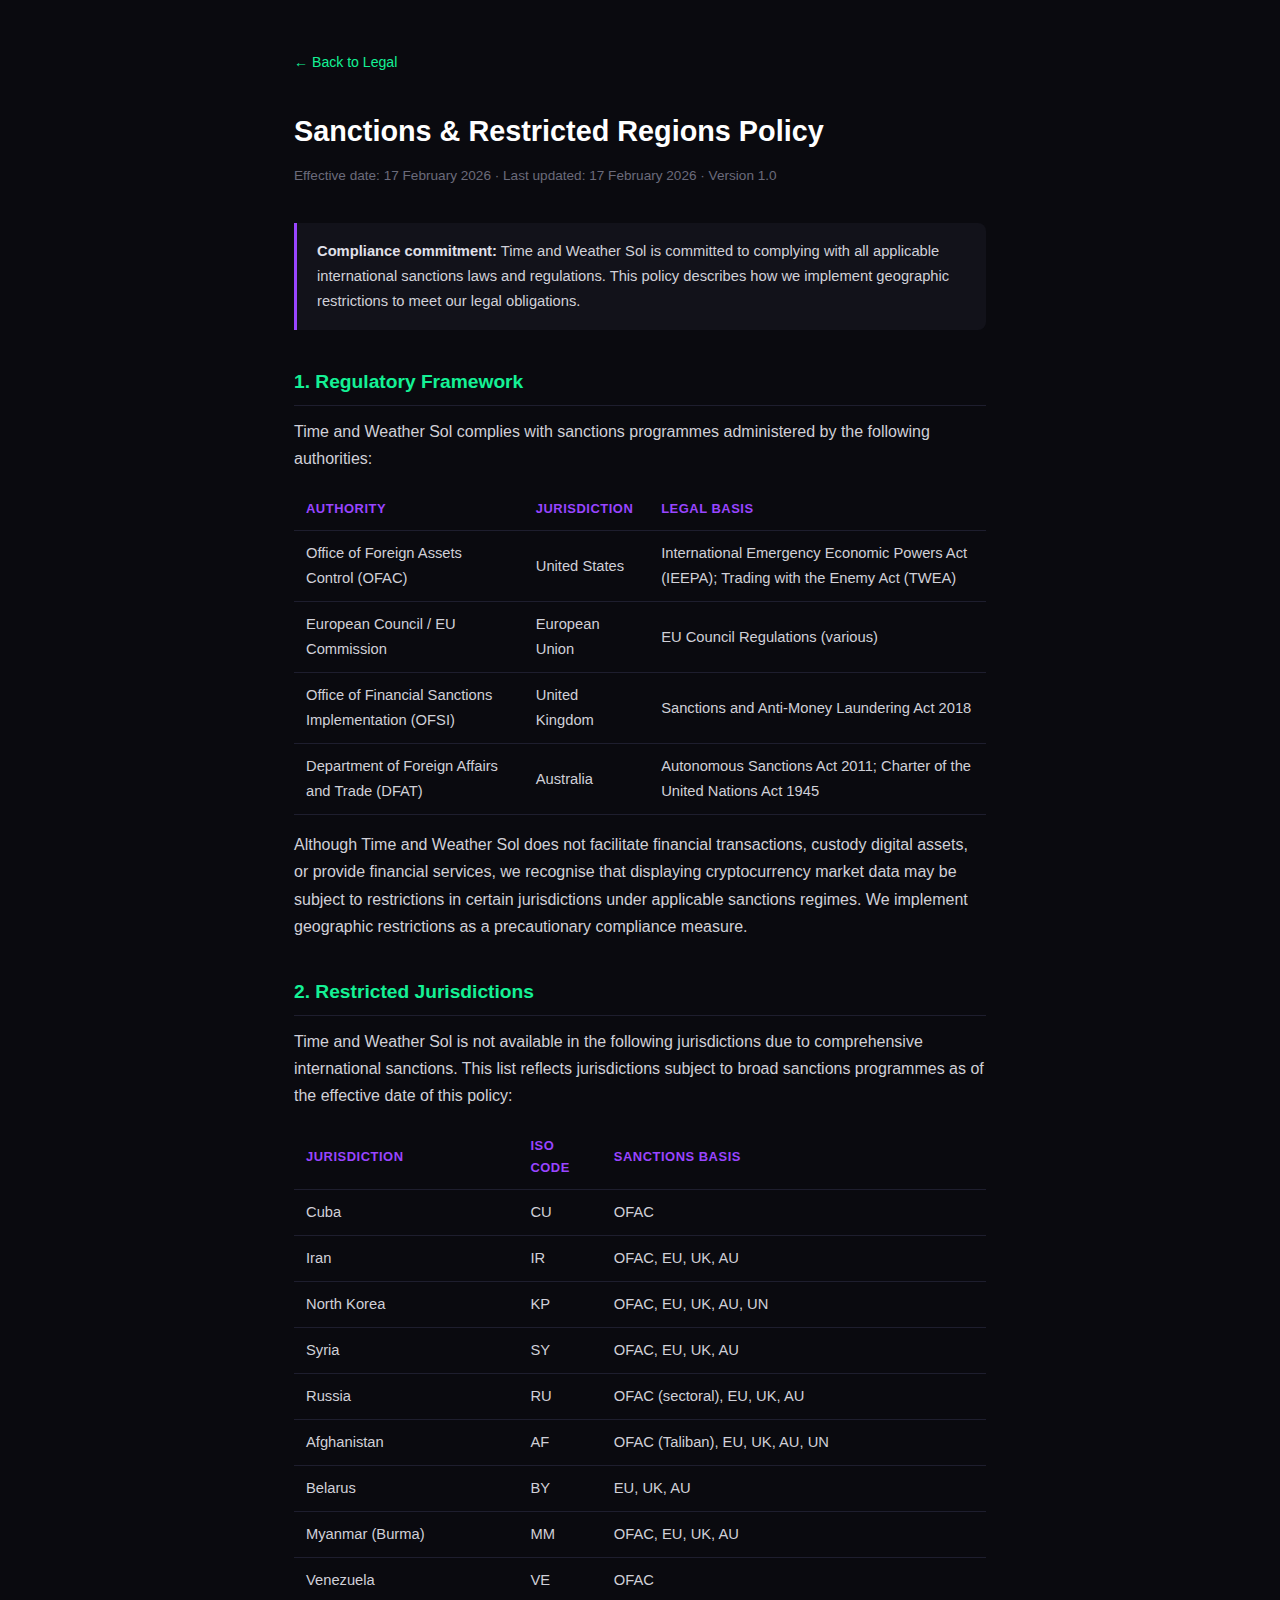
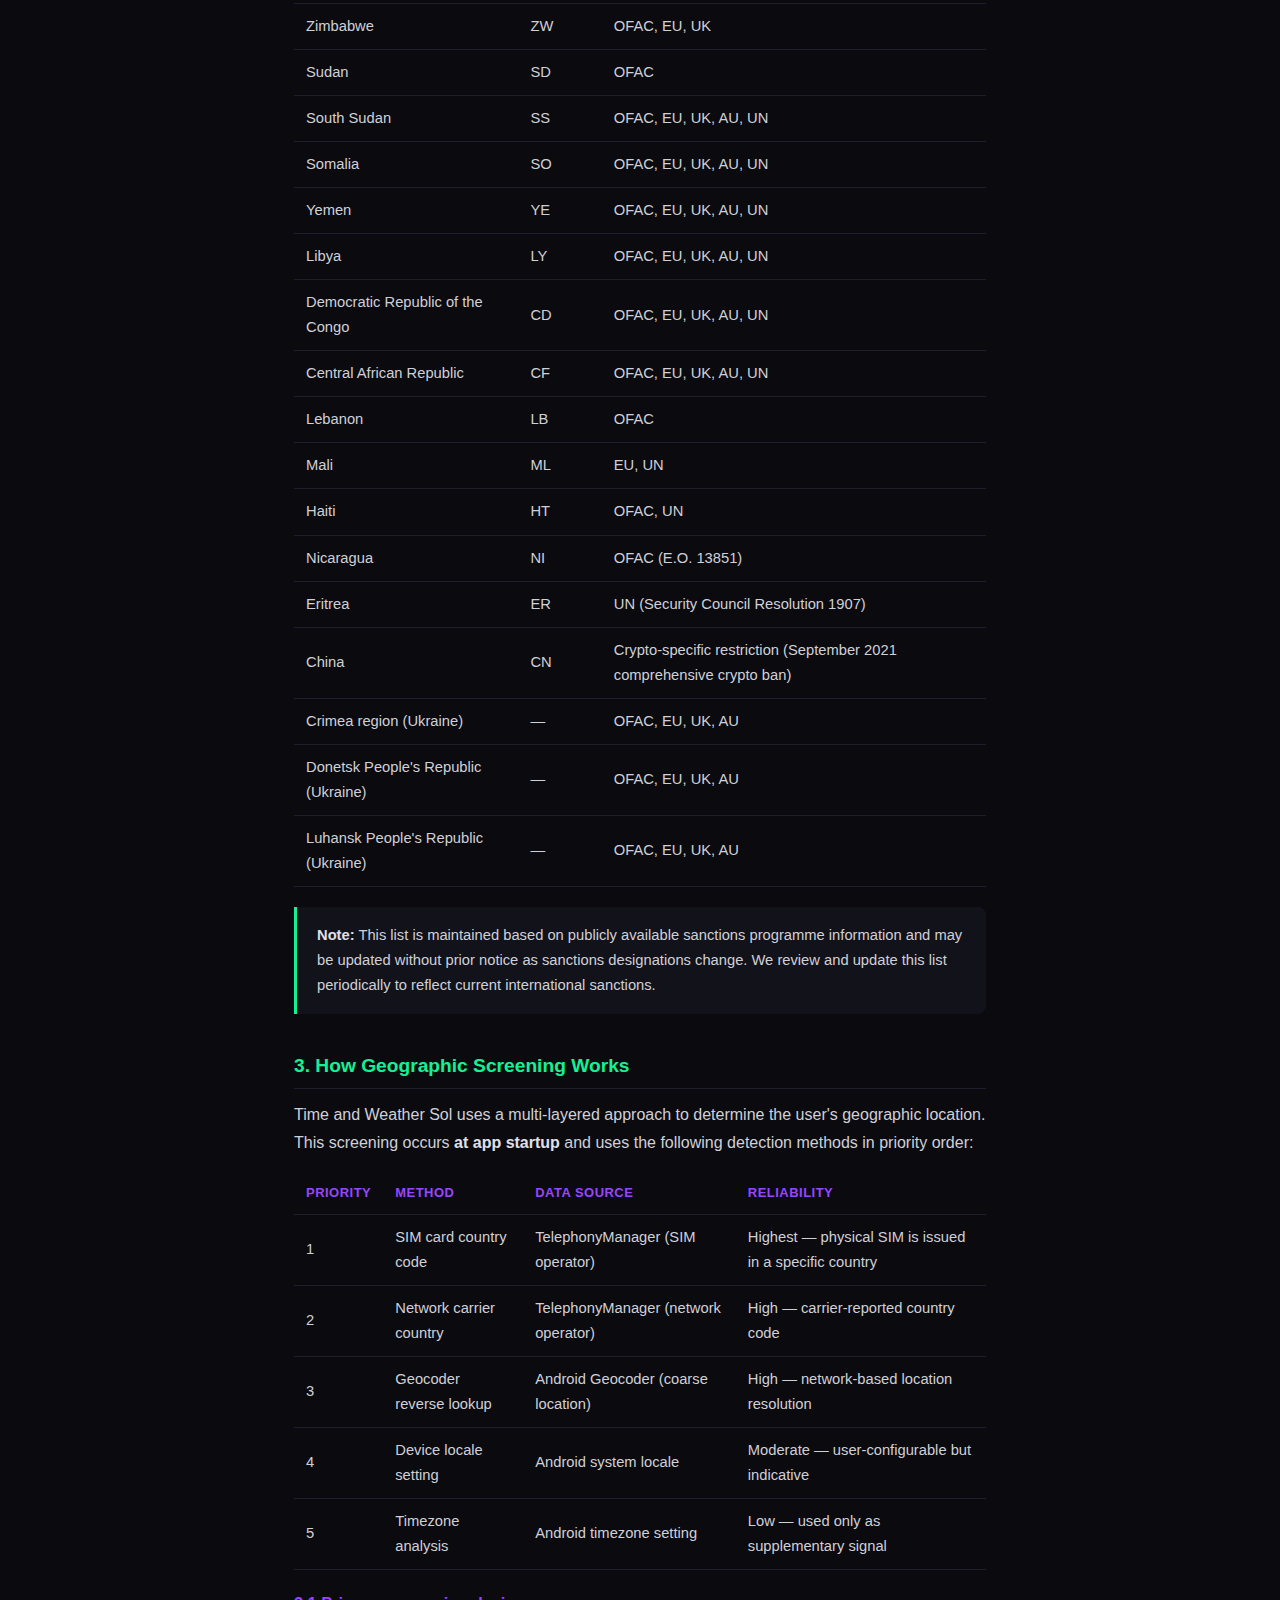
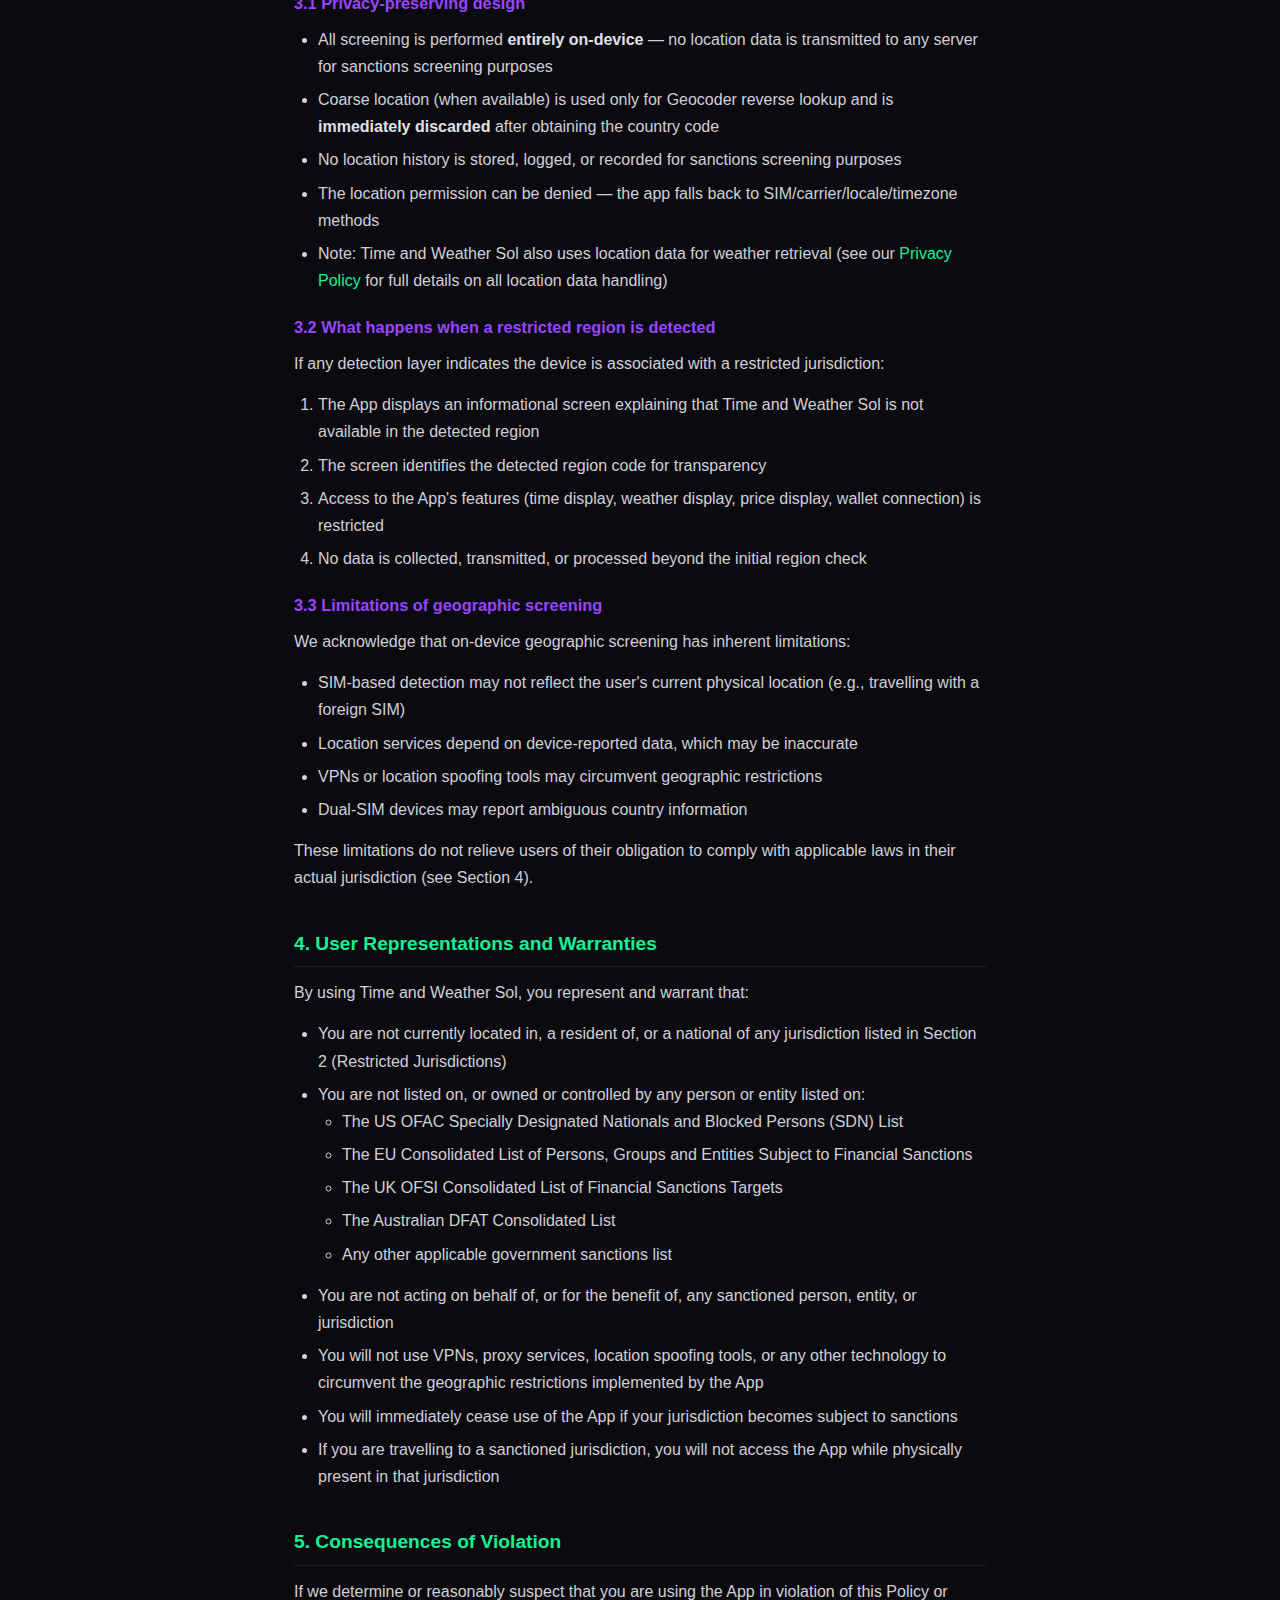
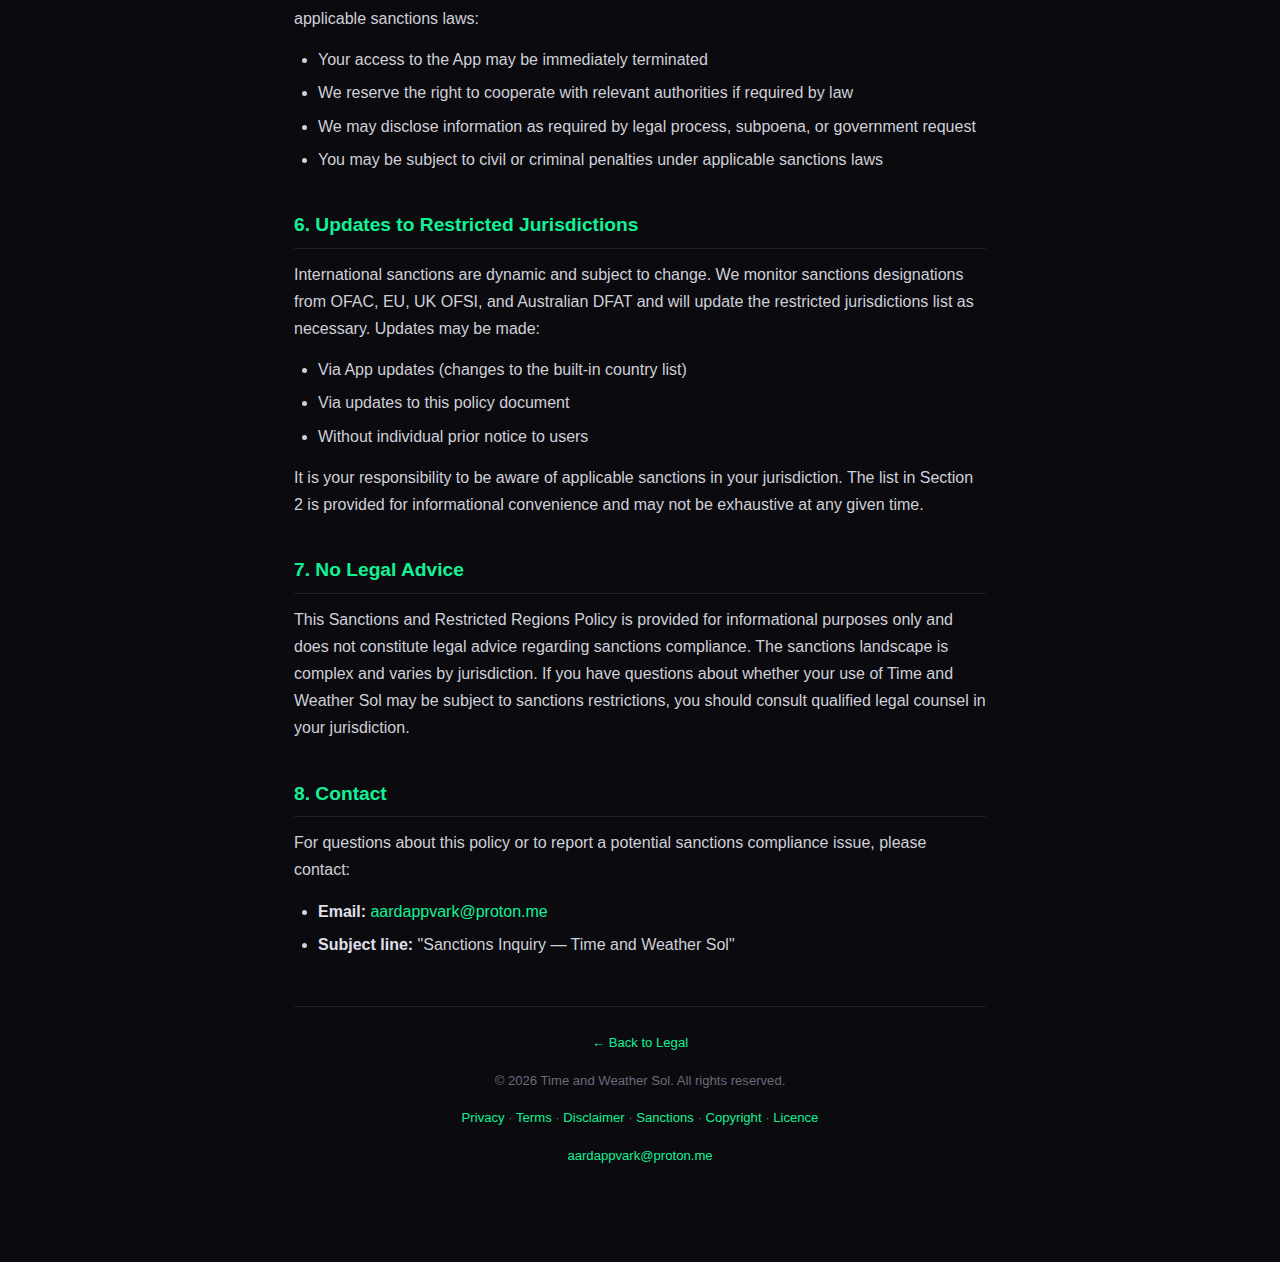
<file: docs/sanctions/index.html>
<!DOCTYPE html>
<html lang="en">
<head>
<meta charset="UTF-8">
<meta name="viewport" content="width=device-width, initial-scale=1.0">
<title>Sanctions &amp; Restricted Regions &mdash; Time and Weather Sol</title>
<meta name="description" content="Time and Weather Sol sanctions compliance policy. Compliance with OFAC, EU, UK, and Australian sanctions. Lists restricted jurisdictions and geographic screening methods.">
<link rel="stylesheet" href="../style.css">
</head>
<body>
<div class="container">
<a class="back" href="../">&larr; Back to Legal</a>

<h1>Sanctions &amp; Restricted Regions Policy</h1>
<span class="updated">Effective date: 17 February 2026 &middot; Last updated: 17 February 2026 &middot; Version 1.0</span>

<div class="callout">
  <strong>Compliance commitment:</strong> Time and Weather Sol is committed to complying with all applicable international sanctions laws and regulations. This policy describes how we implement geographic restrictions to meet our legal obligations.
</div>

<h2>1. Regulatory Framework</h2>
<p>Time and Weather Sol complies with sanctions programmes administered by the following authorities:</p>

<table>
  <tr><th>Authority</th><th>Jurisdiction</th><th>Legal basis</th></tr>
  <tr><td>Office of Foreign Assets Control (OFAC)</td><td>United States</td><td>International Emergency Economic Powers Act (IEEPA); Trading with the Enemy Act (TWEA)</td></tr>
  <tr><td>European Council / EU Commission</td><td>European Union</td><td>EU Council Regulations (various)</td></tr>
  <tr><td>Office of Financial Sanctions Implementation (OFSI)</td><td>United Kingdom</td><td>Sanctions and Anti-Money Laundering Act 2018</td></tr>
  <tr><td>Department of Foreign Affairs and Trade (DFAT)</td><td>Australia</td><td>Autonomous Sanctions Act 2011; Charter of the United Nations Act 1945</td></tr>
</table>

<p>Although Time and Weather Sol does not facilitate financial transactions, custody digital assets, or provide financial services, we recognise that displaying cryptocurrency market data may be subject to restrictions in certain jurisdictions under applicable sanctions regimes. We implement geographic restrictions as a precautionary compliance measure.</p>

<h2>2. Restricted Jurisdictions</h2>
<p>Time and Weather Sol is not available in the following jurisdictions due to comprehensive international sanctions. This list reflects jurisdictions subject to broad sanctions programmes as of the effective date of this policy:</p>

<table>
  <tr><th>Jurisdiction</th><th>ISO code</th><th>Sanctions basis</th></tr>
  <tr><td>Cuba</td><td>CU</td><td>OFAC</td></tr>
  <tr><td>Iran</td><td>IR</td><td>OFAC, EU, UK, AU</td></tr>
  <tr><td>North Korea</td><td>KP</td><td>OFAC, EU, UK, AU, UN</td></tr>
  <tr><td>Syria</td><td>SY</td><td>OFAC, EU, UK, AU</td></tr>
  <tr><td>Russia</td><td>RU</td><td>OFAC (sectoral), EU, UK, AU</td></tr>
  <tr><td>Afghanistan</td><td>AF</td><td>OFAC (Taliban), EU, UK, AU, UN</td></tr>
  <tr><td>Belarus</td><td>BY</td><td>EU, UK, AU</td></tr>
  <tr><td>Myanmar (Burma)</td><td>MM</td><td>OFAC, EU, UK, AU</td></tr>
  <tr><td>Venezuela</td><td>VE</td><td>OFAC</td></tr>
  <tr><td>Zimbabwe</td><td>ZW</td><td>OFAC, EU, UK</td></tr>
  <tr><td>Sudan</td><td>SD</td><td>OFAC</td></tr>
  <tr><td>South Sudan</td><td>SS</td><td>OFAC, EU, UK, AU, UN</td></tr>
  <tr><td>Somalia</td><td>SO</td><td>OFAC, EU, UK, AU, UN</td></tr>
  <tr><td>Yemen</td><td>YE</td><td>OFAC, EU, UK, AU, UN</td></tr>
  <tr><td>Libya</td><td>LY</td><td>OFAC, EU, UK, AU, UN</td></tr>
  <tr><td>Democratic Republic of the Congo</td><td>CD</td><td>OFAC, EU, UK, AU, UN</td></tr>
  <tr><td>Central African Republic</td><td>CF</td><td>OFAC, EU, UK, AU, UN</td></tr>
  <tr><td>Lebanon</td><td>LB</td><td>OFAC</td></tr>
  <tr><td>Mali</td><td>ML</td><td>EU, UN</td></tr>
  <tr><td>Haiti</td><td>HT</td><td>OFAC, UN</td></tr>
  <tr><td>Nicaragua</td><td>NI</td><td>OFAC (E.O. 13851)</td></tr>
  <tr><td>Eritrea</td><td>ER</td><td>UN (Security Council Resolution 1907)</td></tr>
  <tr><td>China</td><td>CN</td><td>Crypto-specific restriction (September 2021 comprehensive crypto ban)</td></tr>
  <tr><td>Crimea region (Ukraine)</td><td>&mdash;</td><td>OFAC, EU, UK, AU</td></tr>
  <tr><td>Donetsk People's Republic (Ukraine)</td><td>&mdash;</td><td>OFAC, EU, UK, AU</td></tr>
  <tr><td>Luhansk People's Republic (Ukraine)</td><td>&mdash;</td><td>OFAC, EU, UK, AU</td></tr>
</table>

<div class="callout callout-green">
  <strong>Note:</strong> This list is maintained based on publicly available sanctions programme information and may be updated without prior notice as sanctions designations change. We review and update this list periodically to reflect current international sanctions.
</div>

<h2>3. How Geographic Screening Works</h2>
<p>Time and Weather Sol uses a multi-layered approach to determine the user's geographic location. This screening occurs <strong>at app startup</strong> and uses the following detection methods in priority order:</p>

<table>
  <tr><th>Priority</th><th>Method</th><th>Data source</th><th>Reliability</th></tr>
  <tr><td>1</td><td>SIM card country code</td><td>TelephonyManager (SIM operator)</td><td>Highest &mdash; physical SIM is issued in a specific country</td></tr>
  <tr><td>2</td><td>Network carrier country</td><td>TelephonyManager (network operator)</td><td>High &mdash; carrier-reported country code</td></tr>
  <tr><td>3</td><td>Geocoder reverse lookup</td><td>Android Geocoder (coarse location)</td><td>High &mdash; network-based location resolution</td></tr>
  <tr><td>4</td><td>Device locale setting</td><td>Android system locale</td><td>Moderate &mdash; user-configurable but indicative</td></tr>
  <tr><td>5</td><td>Timezone analysis</td><td>Android timezone setting</td><td>Low &mdash; used only as supplementary signal</td></tr>
</table>

<h3>3.1 Privacy-preserving design</h3>
<ul>
  <li>All screening is performed <strong>entirely on-device</strong> &mdash; no location data is transmitted to any server for sanctions screening purposes</li>
  <li>Coarse location (when available) is used only for Geocoder reverse lookup and is <strong>immediately discarded</strong> after obtaining the country code</li>
  <li>No location history is stored, logged, or recorded for sanctions screening purposes</li>
  <li>The location permission can be denied &mdash; the app falls back to SIM/carrier/locale/timezone methods</li>
  <li>Note: Time and Weather Sol also uses location data for weather retrieval (see our <a href="../privacy/">Privacy Policy</a> for full details on all location data handling)</li>
</ul>

<h3>3.2 What happens when a restricted region is detected</h3>
<p>If any detection layer indicates the device is associated with a restricted jurisdiction:</p>
<ol>
  <li>The App displays an informational screen explaining that Time and Weather Sol is not available in the detected region</li>
  <li>The screen identifies the detected region code for transparency</li>
  <li>Access to the App's features (time display, weather display, price display, wallet connection) is restricted</li>
  <li>No data is collected, transmitted, or processed beyond the initial region check</li>
</ol>

<h3>3.3 Limitations of geographic screening</h3>
<p>We acknowledge that on-device geographic screening has inherent limitations:</p>
<ul>
  <li>SIM-based detection may not reflect the user's current physical location (e.g., travelling with a foreign SIM)</li>
  <li>Location services depend on device-reported data, which may be inaccurate</li>
  <li>VPNs or location spoofing tools may circumvent geographic restrictions</li>
  <li>Dual-SIM devices may report ambiguous country information</li>
</ul>
<p>These limitations do not relieve users of their obligation to comply with applicable laws in their actual jurisdiction (see Section 4).</p>

<h2>4. User Representations and Warranties</h2>
<p>By using Time and Weather Sol, you represent and warrant that:</p>
<ul>
  <li>You are not currently located in, a resident of, or a national of any jurisdiction listed in Section 2 (Restricted Jurisdictions)</li>
  <li>You are not listed on, or owned or controlled by any person or entity listed on:
    <ul>
      <li>The US OFAC Specially Designated Nationals and Blocked Persons (SDN) List</li>
      <li>The EU Consolidated List of Persons, Groups and Entities Subject to Financial Sanctions</li>
      <li>The UK OFSI Consolidated List of Financial Sanctions Targets</li>
      <li>The Australian DFAT Consolidated List</li>
      <li>Any other applicable government sanctions list</li>
    </ul>
  </li>
  <li>You are not acting on behalf of, or for the benefit of, any sanctioned person, entity, or jurisdiction</li>
  <li>You will not use VPNs, proxy services, location spoofing tools, or any other technology to circumvent the geographic restrictions implemented by the App</li>
  <li>You will immediately cease use of the App if your jurisdiction becomes subject to sanctions</li>
  <li>If you are travelling to a sanctioned jurisdiction, you will not access the App while physically present in that jurisdiction</li>
</ul>

<h2>5. Consequences of Violation</h2>
<p>If we determine or reasonably suspect that you are using the App in violation of this Policy or applicable sanctions laws:</p>
<ul>
  <li>Your access to the App may be immediately terminated</li>
  <li>We reserve the right to cooperate with relevant authorities if required by law</li>
  <li>We may disclose information as required by legal process, subpoena, or government request</li>
  <li>You may be subject to civil or criminal penalties under applicable sanctions laws</li>
</ul>

<h2>6. Updates to Restricted Jurisdictions</h2>
<p>International sanctions are dynamic and subject to change. We monitor sanctions designations from OFAC, EU, UK OFSI, and Australian DFAT and will update the restricted jurisdictions list as necessary. Updates may be made:</p>
<ul>
  <li>Via App updates (changes to the built-in country list)</li>
  <li>Via updates to this policy document</li>
  <li>Without individual prior notice to users</li>
</ul>
<p>It is your responsibility to be aware of applicable sanctions in your jurisdiction. The list in Section 2 is provided for informational convenience and may not be exhaustive at any given time.</p>

<h2>7. No Legal Advice</h2>
<p>This Sanctions and Restricted Regions Policy is provided for informational purposes only and does not constitute legal advice regarding sanctions compliance. The sanctions landscape is complex and varies by jurisdiction. If you have questions about whether your use of Time and Weather Sol may be subject to sanctions restrictions, you should consult qualified legal counsel in your jurisdiction.</p>

<h2>8. Contact</h2>
<p>For questions about this policy or to report a potential sanctions compliance issue, please contact:</p>
<ul>
  <li><strong>Email:</strong> <a href="mailto:aardappvark@proton.me">aardappvark@proton.me</a></li>
  <li><strong>Subject line:</strong> "Sanctions Inquiry &mdash; Time and Weather Sol"</li>
</ul>

<div class="footer">
  <p><a href="../">&larr; Back to Legal</a></p>
  <p>&copy; 2026 Time and Weather Sol. All rights reserved.</p>
  <p><a href="../privacy/">Privacy</a> &middot; <a href="../terms/">Terms</a> &middot; <a href="../disclaimer/">Disclaimer</a> &middot; <a href="../sanctions/">Sanctions</a> &middot; <a href="../copyright/">Copyright</a> &middot; <a href="../license/">Licence</a></p>
  <p><a href="mailto:aardappvark@proton.me">aardappvark@proton.me</a></p>
</div>
</div>
</body>
</html>
</file>
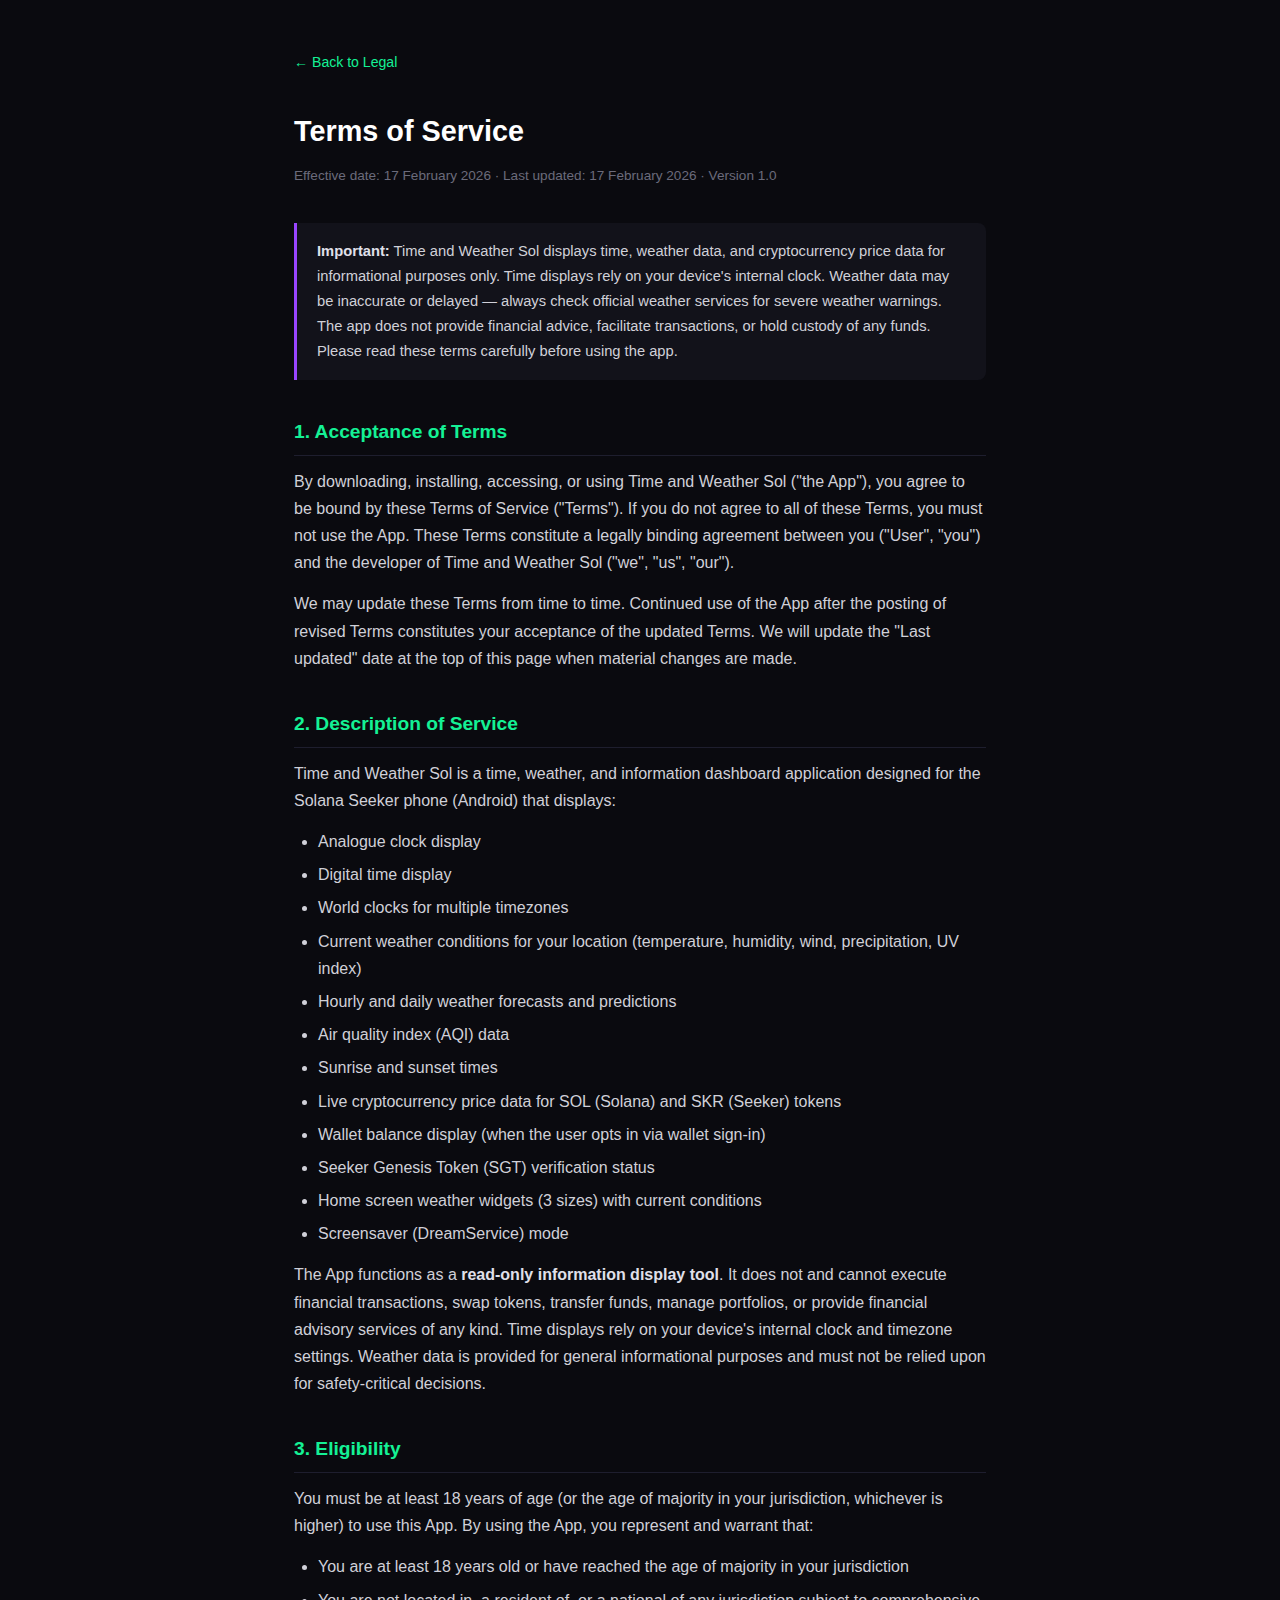
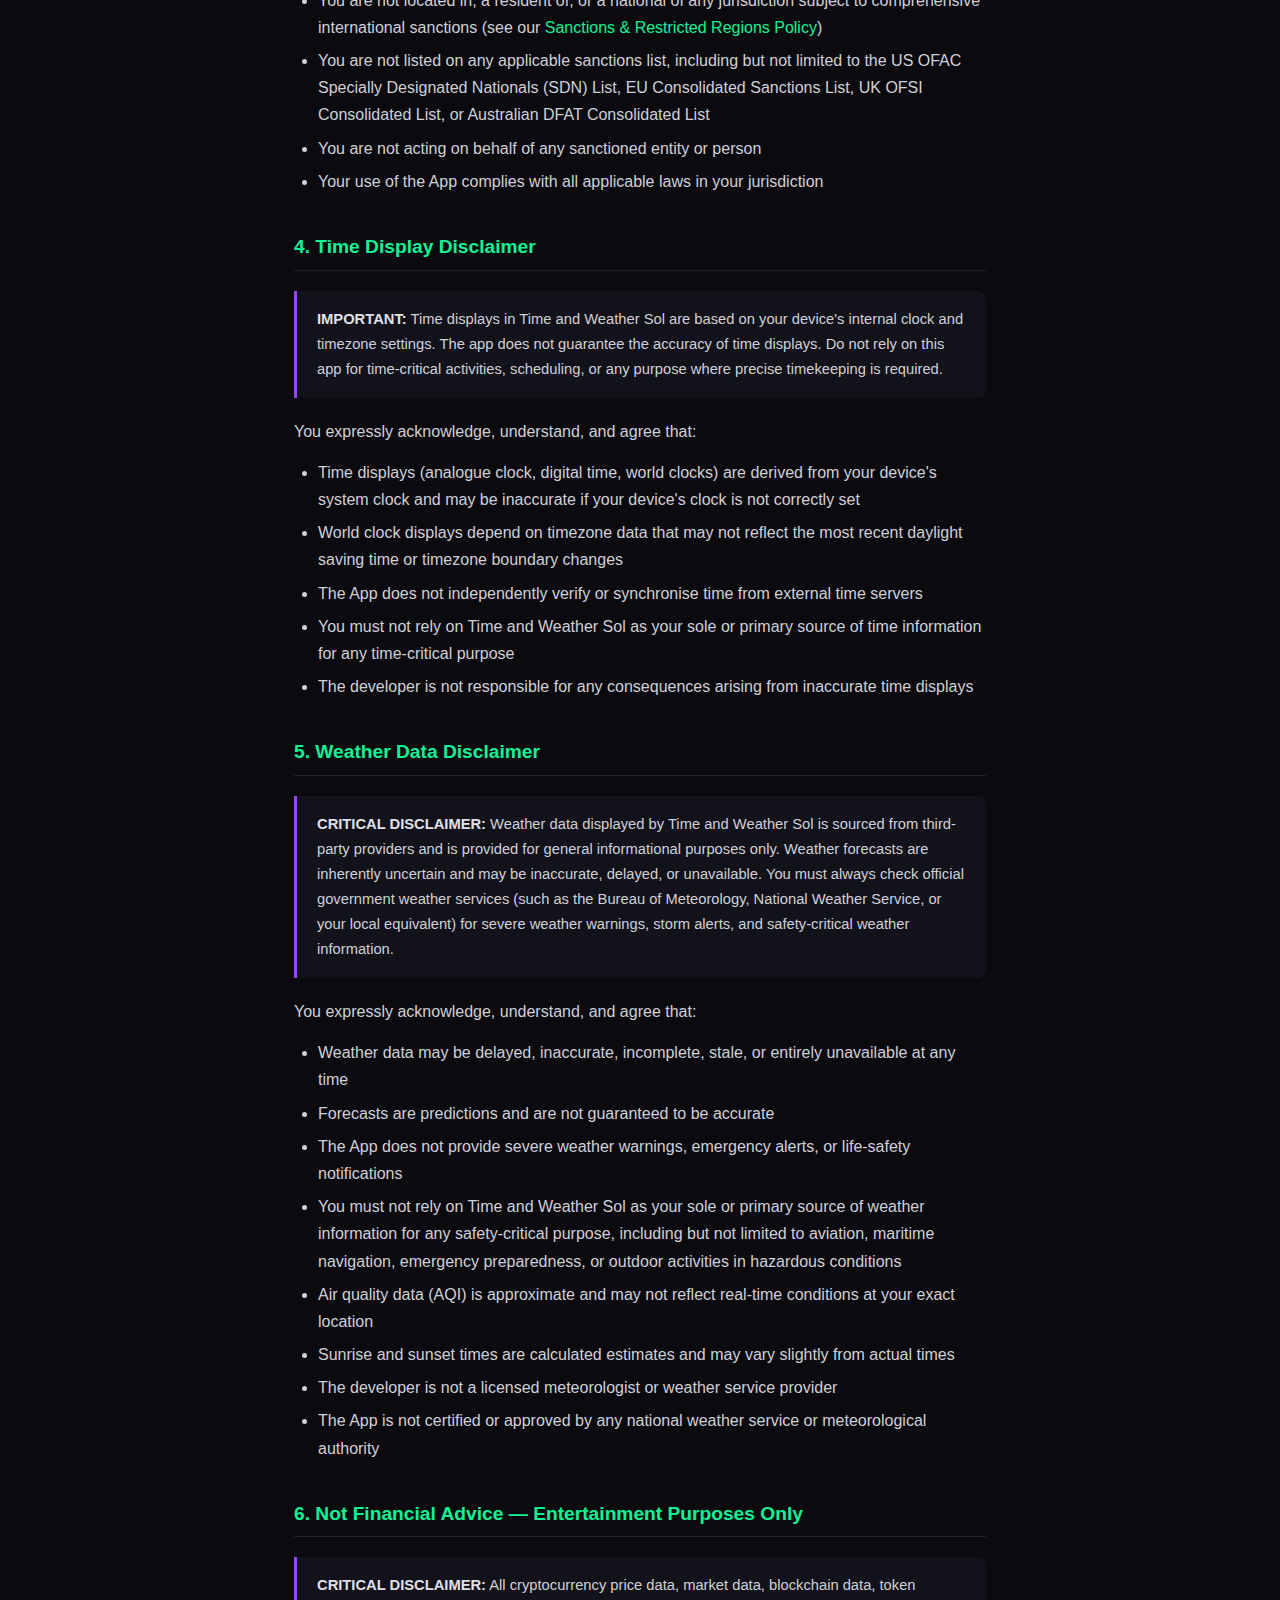
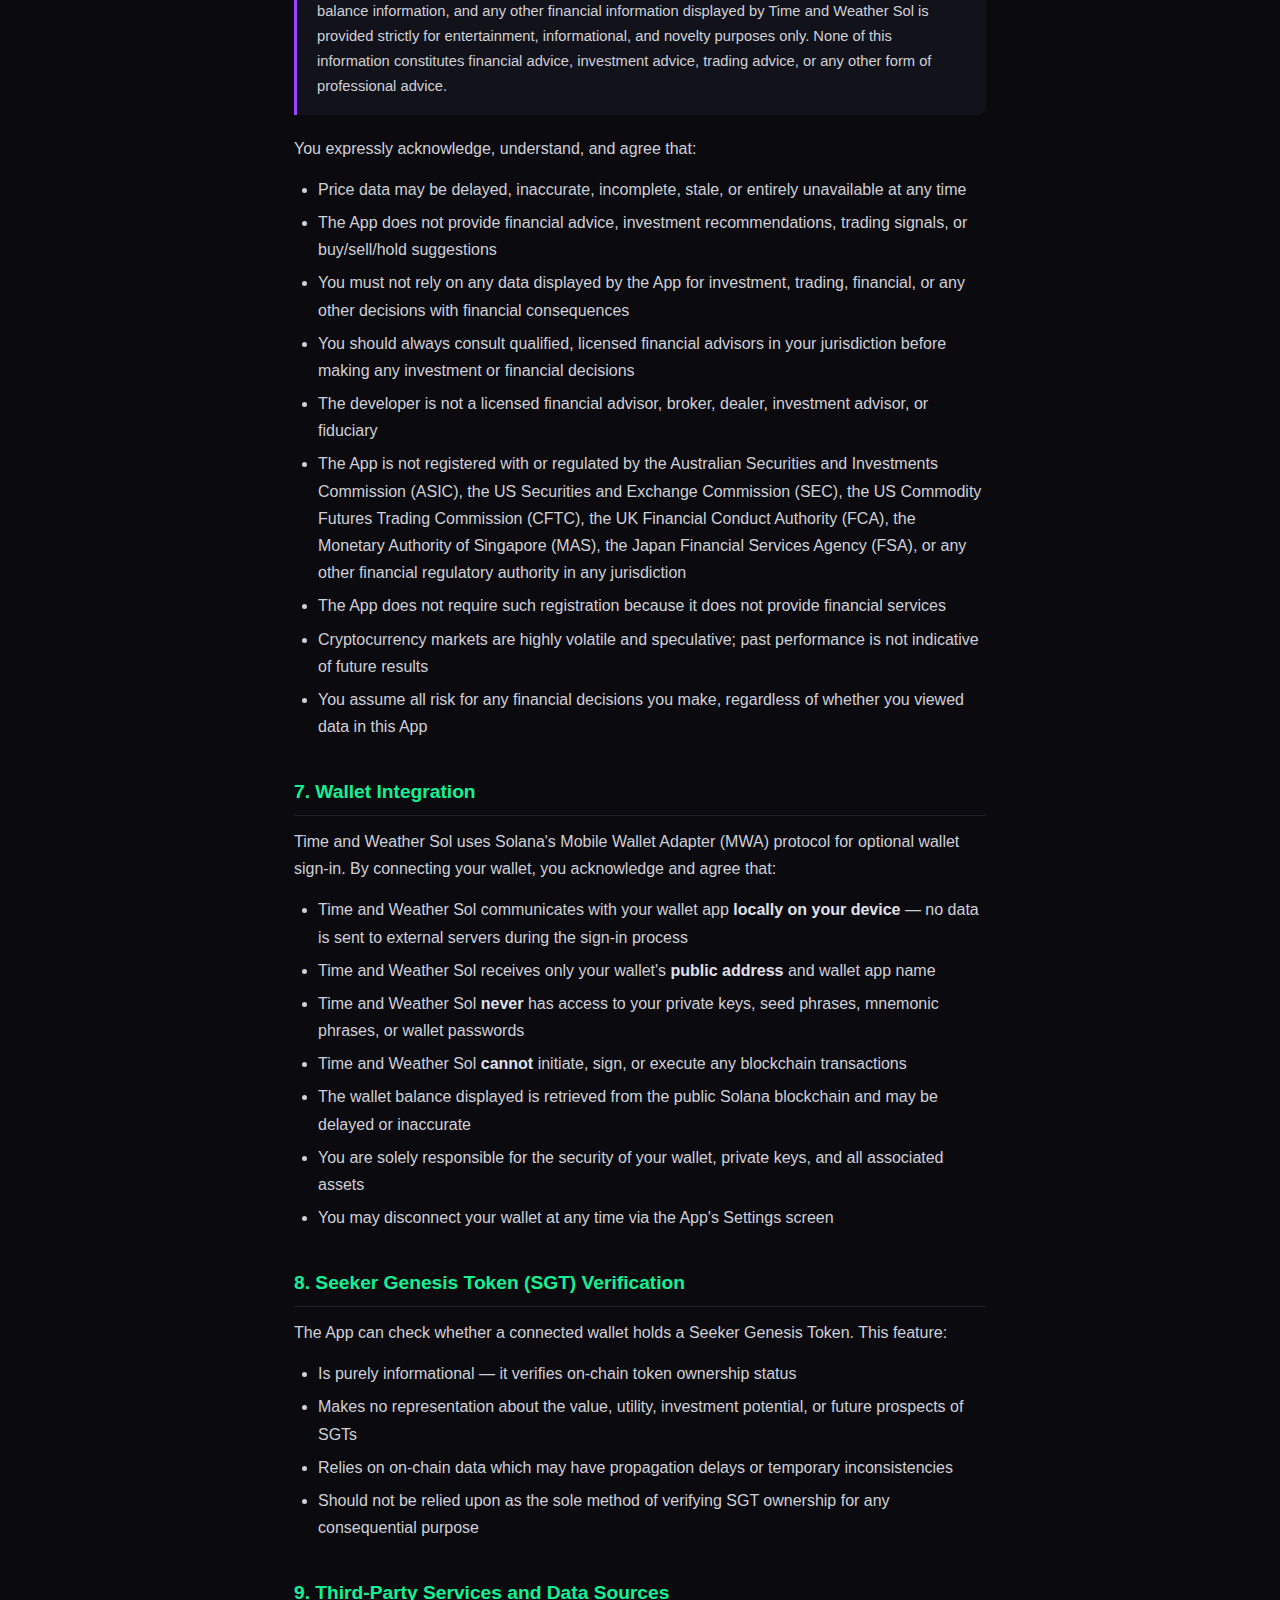
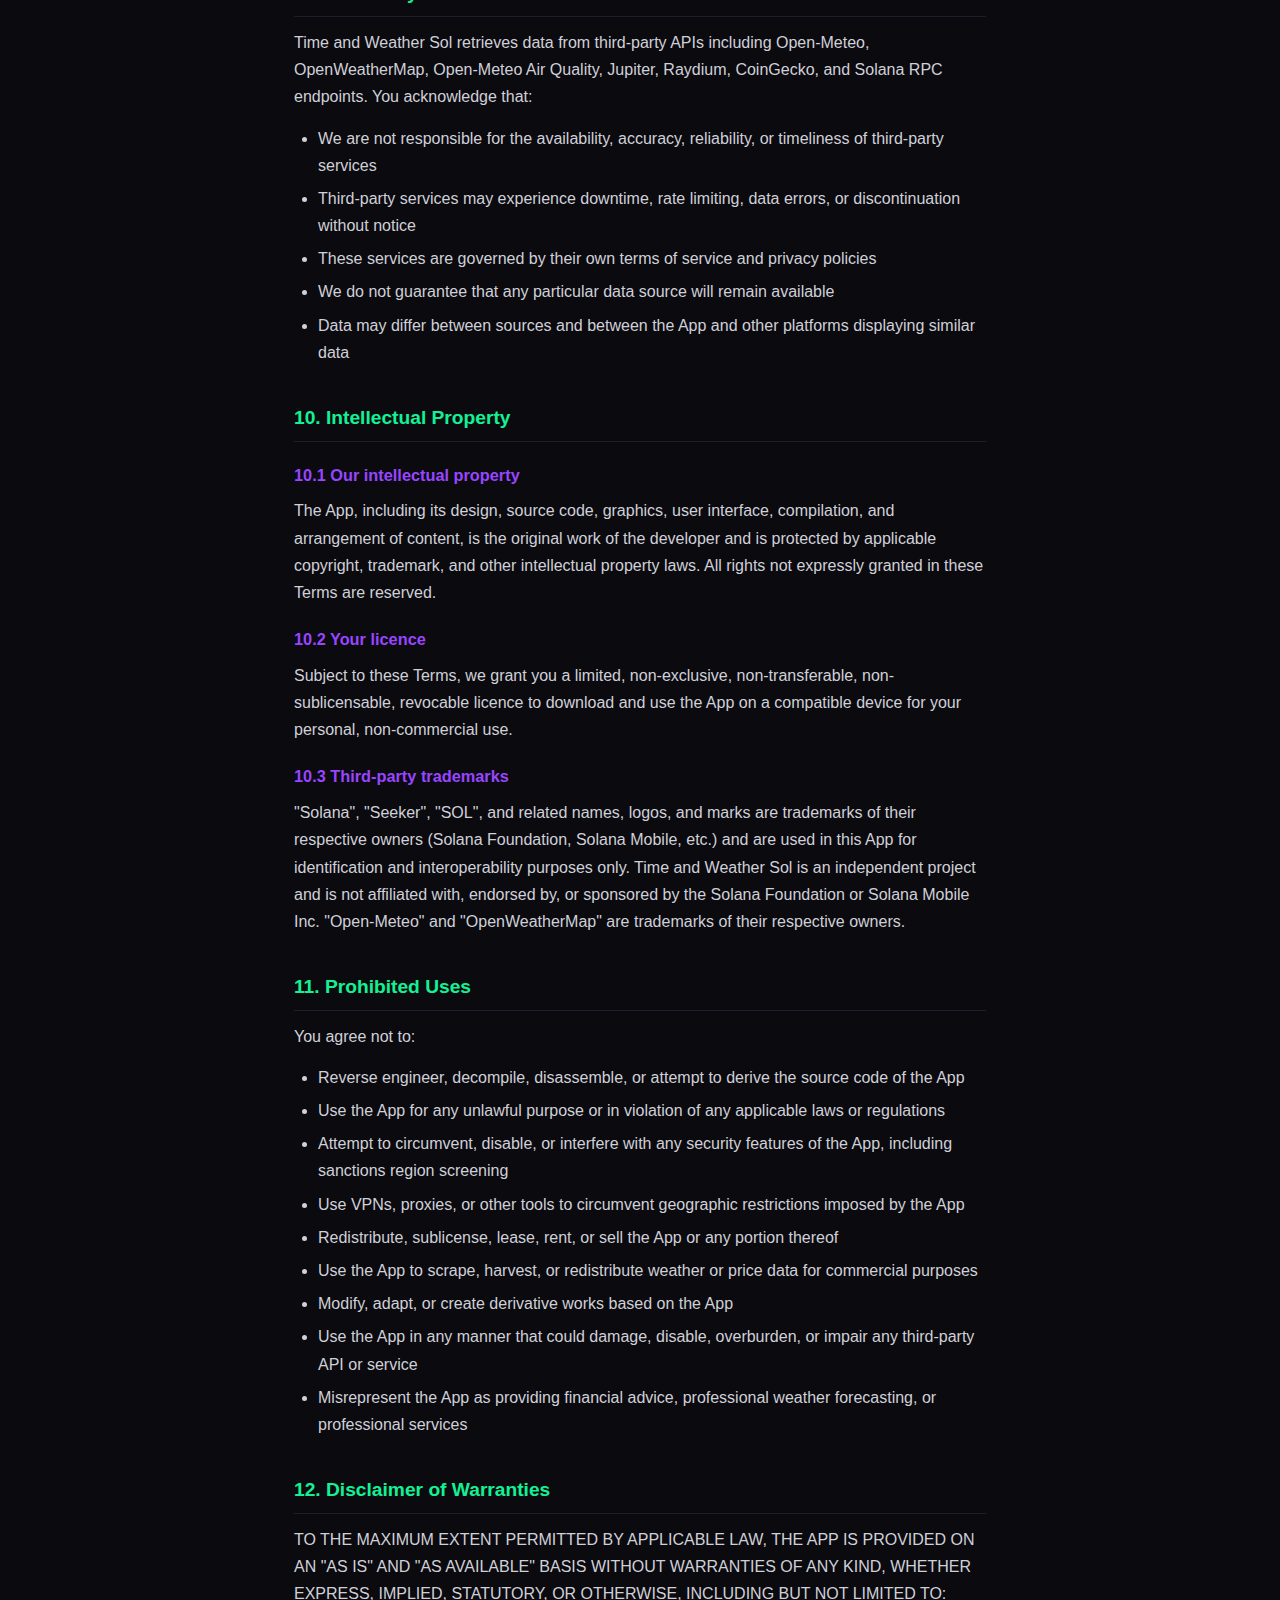
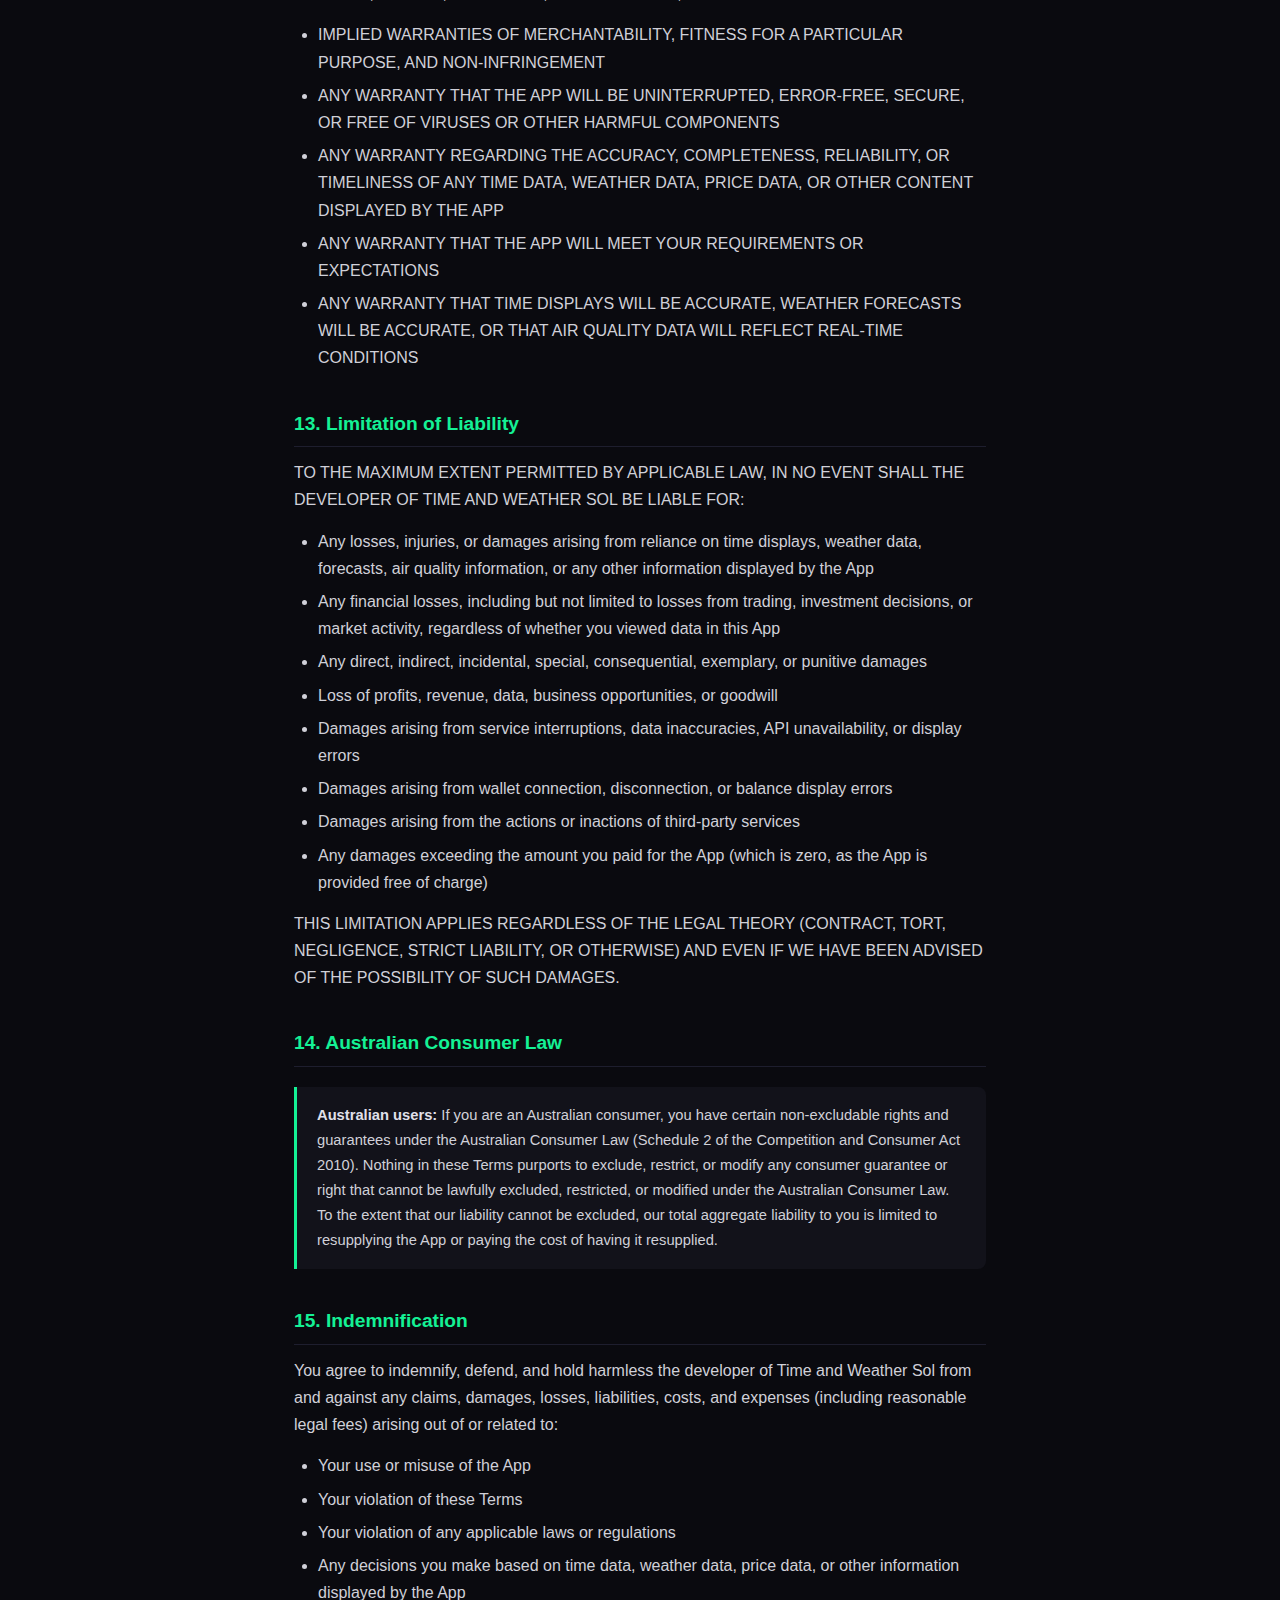
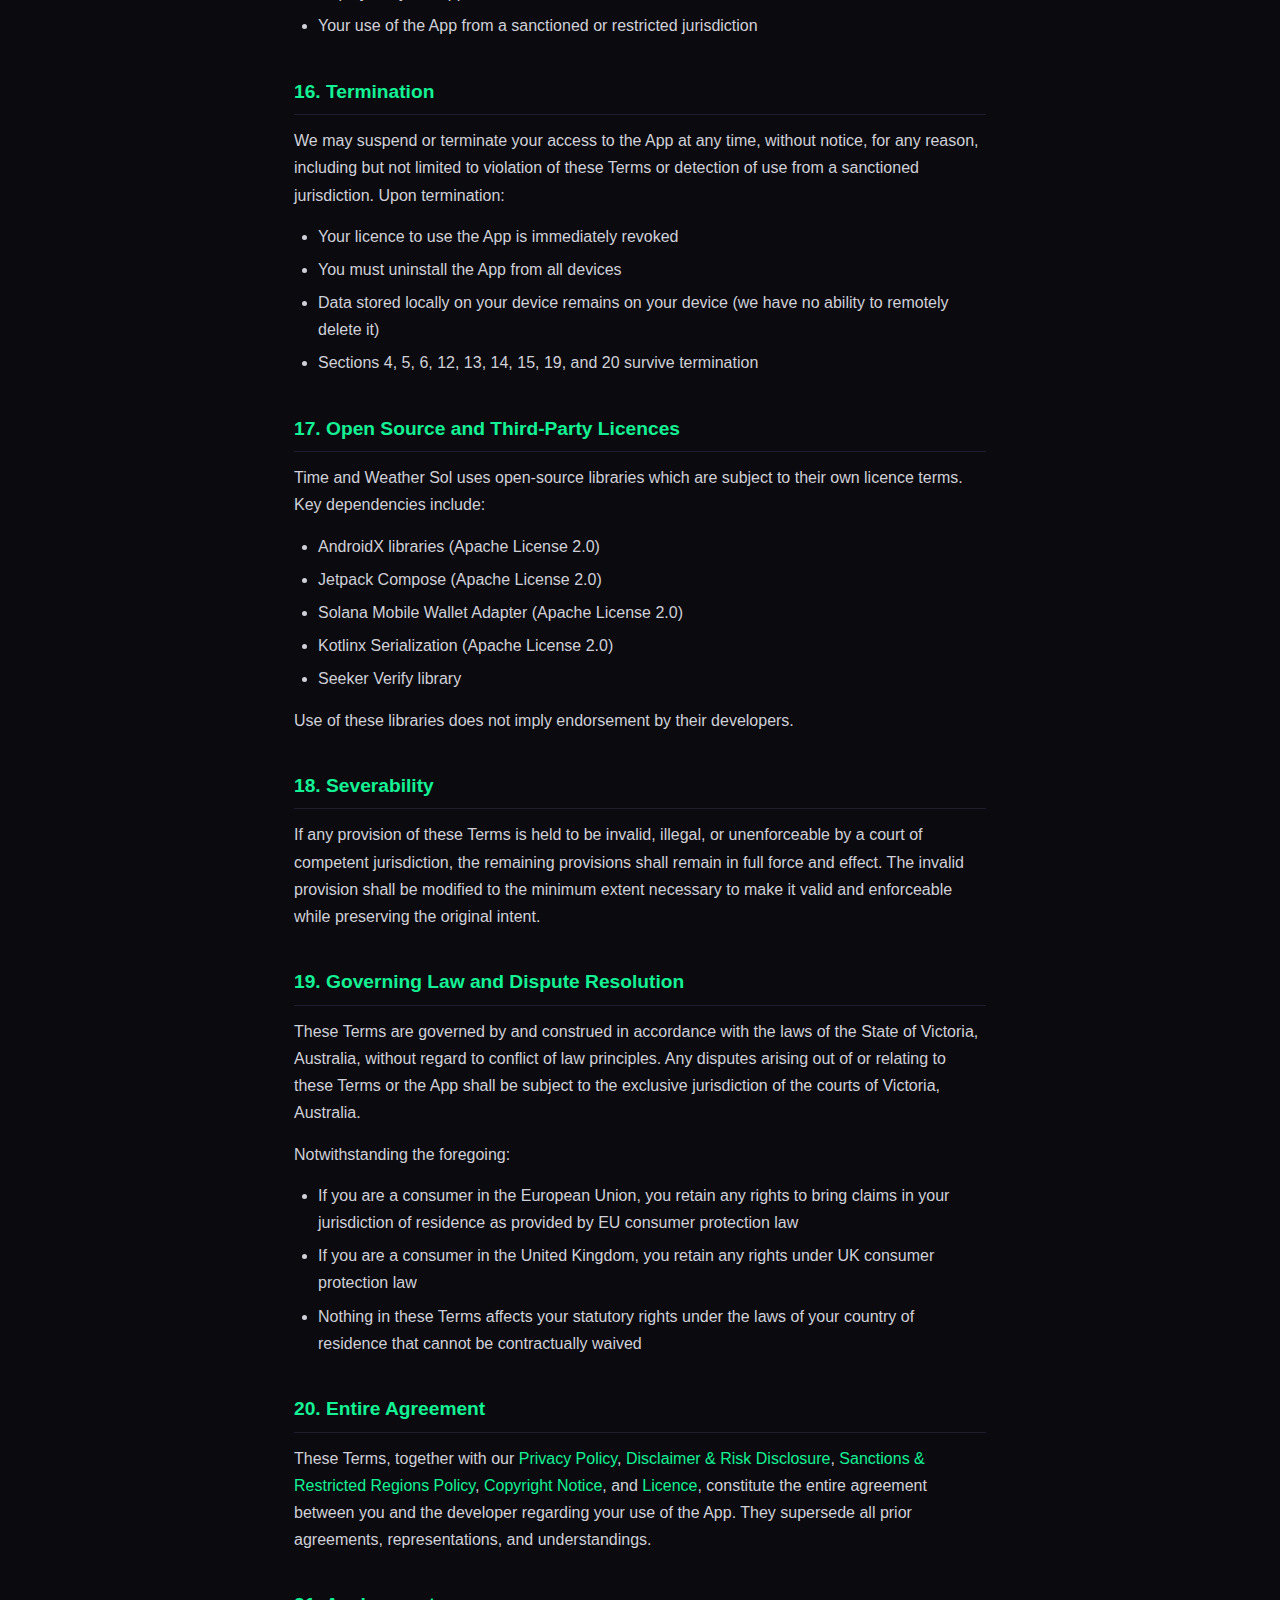
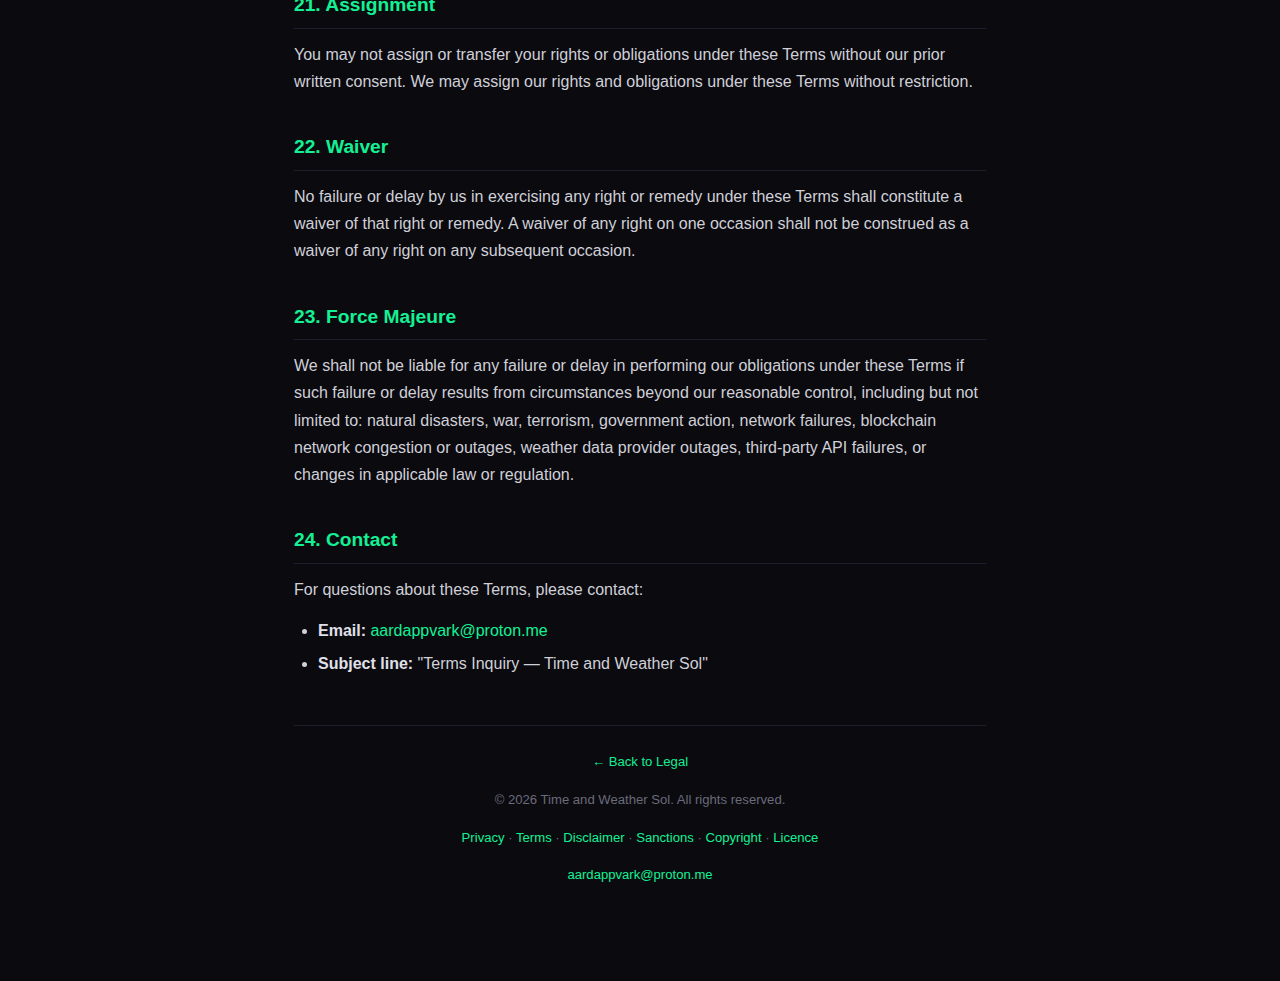
<file: docs/terms/index.html>
<!DOCTYPE html>
<html lang="en">
<head>
<meta charset="UTF-8">
<meta name="viewport" content="width=device-width, initial-scale=1.0">
<title>Terms of Service &mdash; Time and Weather Sol</title>
<meta name="description" content="Time and Weather Sol terms of service. Usage terms, intellectual property, limitations of liability, and dispute resolution.">
<link rel="stylesheet" href="../style.css">
</head>
<body>
<div class="container">
<a class="back" href="../">&larr; Back to Legal</a>

<h1>Terms of Service</h1>
<span class="updated">Effective date: 17 February 2026 &middot; Last updated: 17 February 2026 &middot; Version 1.0</span>

<div class="callout">
  <strong>Important:</strong> Time and Weather Sol displays time, weather data, and cryptocurrency price data for informational purposes only. Time displays rely on your device's internal clock. Weather data may be inaccurate or delayed &mdash; always check official weather services for severe weather warnings. The app does not provide financial advice, facilitate transactions, or hold custody of any funds. Please read these terms carefully before using the app.
</div>

<h2>1. Acceptance of Terms</h2>
<p>By downloading, installing, accessing, or using Time and Weather Sol ("the App"), you agree to be bound by these Terms of Service ("Terms"). If you do not agree to all of these Terms, you must not use the App. These Terms constitute a legally binding agreement between you ("User", "you") and the developer of Time and Weather Sol ("we", "us", "our").</p>
<p>We may update these Terms from time to time. Continued use of the App after the posting of revised Terms constitutes your acceptance of the updated Terms. We will update the "Last updated" date at the top of this page when material changes are made.</p>

<h2>2. Description of Service</h2>
<p>Time and Weather Sol is a time, weather, and information dashboard application designed for the Solana Seeker phone (Android) that displays:</p>
<ul>
  <li>Analogue clock display</li>
  <li>Digital time display</li>
  <li>World clocks for multiple timezones</li>
  <li>Current weather conditions for your location (temperature, humidity, wind, precipitation, UV index)</li>
  <li>Hourly and daily weather forecasts and predictions</li>
  <li>Air quality index (AQI) data</li>
  <li>Sunrise and sunset times</li>
  <li>Live cryptocurrency price data for SOL (Solana) and SKR (Seeker) tokens</li>
  <li>Wallet balance display (when the user opts in via wallet sign-in)</li>
  <li>Seeker Genesis Token (SGT) verification status</li>
  <li>Home screen weather widgets (3 sizes) with current conditions</li>
  <li>Screensaver (DreamService) mode</li>
</ul>
<p>The App functions as a <strong>read-only information display tool</strong>. It does not and cannot execute financial transactions, swap tokens, transfer funds, manage portfolios, or provide financial advisory services of any kind. Time displays rely on your device's internal clock and timezone settings. Weather data is provided for general informational purposes and must not be relied upon for safety-critical decisions.</p>

<h2>3. Eligibility</h2>
<p>You must be at least 18 years of age (or the age of majority in your jurisdiction, whichever is higher) to use this App. By using the App, you represent and warrant that:</p>
<ul>
  <li>You are at least 18 years old or have reached the age of majority in your jurisdiction</li>
  <li>You are not located in, a resident of, or a national of any jurisdiction subject to comprehensive international sanctions (see our <a href="../sanctions/">Sanctions &amp; Restricted Regions Policy</a>)</li>
  <li>You are not listed on any applicable sanctions list, including but not limited to the US OFAC Specially Designated Nationals (SDN) List, EU Consolidated Sanctions List, UK OFSI Consolidated List, or Australian DFAT Consolidated List</li>
  <li>You are not acting on behalf of any sanctioned entity or person</li>
  <li>Your use of the App complies with all applicable laws in your jurisdiction</li>
</ul>

<h2>4. Time Display Disclaimer</h2>
<div class="callout">
  <strong>IMPORTANT:</strong> Time displays in Time and Weather Sol are based on your device's internal clock and timezone settings. The app does not guarantee the accuracy of time displays. Do not rely on this app for time-critical activities, scheduling, or any purpose where precise timekeeping is required.
</div>
<p>You expressly acknowledge, understand, and agree that:</p>
<ul>
  <li>Time displays (analogue clock, digital time, world clocks) are derived from your device's system clock and may be inaccurate if your device's clock is not correctly set</li>
  <li>World clock displays depend on timezone data that may not reflect the most recent daylight saving time or timezone boundary changes</li>
  <li>The App does not independently verify or synchronise time from external time servers</li>
  <li>You must not rely on Time and Weather Sol as your sole or primary source of time information for any time-critical purpose</li>
  <li>The developer is not responsible for any consequences arising from inaccurate time displays</li>
</ul>

<h2>5. Weather Data Disclaimer</h2>
<div class="callout">
  <strong>CRITICAL DISCLAIMER:</strong> Weather data displayed by Time and Weather Sol is sourced from third-party providers and is provided for general informational purposes only. Weather forecasts are inherently uncertain and may be inaccurate, delayed, or unavailable. You must always check official government weather services (such as the Bureau of Meteorology, National Weather Service, or your local equivalent) for severe weather warnings, storm alerts, and safety-critical weather information.
</div>
<p>You expressly acknowledge, understand, and agree that:</p>
<ul>
  <li>Weather data may be delayed, inaccurate, incomplete, stale, or entirely unavailable at any time</li>
  <li>Forecasts are predictions and are not guaranteed to be accurate</li>
  <li>The App does not provide severe weather warnings, emergency alerts, or life-safety notifications</li>
  <li>You must not rely on Time and Weather Sol as your sole or primary source of weather information for any safety-critical purpose, including but not limited to aviation, maritime navigation, emergency preparedness, or outdoor activities in hazardous conditions</li>
  <li>Air quality data (AQI) is approximate and may not reflect real-time conditions at your exact location</li>
  <li>Sunrise and sunset times are calculated estimates and may vary slightly from actual times</li>
  <li>The developer is not a licensed meteorologist or weather service provider</li>
  <li>The App is not certified or approved by any national weather service or meteorological authority</li>
</ul>

<h2>6. Not Financial Advice &mdash; Entertainment Purposes Only</h2>
<div class="callout">
  <strong>CRITICAL DISCLAIMER:</strong> All cryptocurrency price data, market data, blockchain data, token balance information, and any other financial information displayed by Time and Weather Sol is provided strictly for entertainment, informational, and novelty purposes only. None of this information constitutes financial advice, investment advice, trading advice, or any other form of professional advice.
</div>
<p>You expressly acknowledge, understand, and agree that:</p>
<ul>
  <li>Price data may be delayed, inaccurate, incomplete, stale, or entirely unavailable at any time</li>
  <li>The App does not provide financial advice, investment recommendations, trading signals, or buy/sell/hold suggestions</li>
  <li>You must not rely on any data displayed by the App for investment, trading, financial, or any other decisions with financial consequences</li>
  <li>You should always consult qualified, licensed financial advisors in your jurisdiction before making any investment or financial decisions</li>
  <li>The developer is not a licensed financial advisor, broker, dealer, investment advisor, or fiduciary</li>
  <li>The App is not registered with or regulated by the Australian Securities and Investments Commission (ASIC), the US Securities and Exchange Commission (SEC), the US Commodity Futures Trading Commission (CFTC), the UK Financial Conduct Authority (FCA), the Monetary Authority of Singapore (MAS), the Japan Financial Services Agency (FSA), or any other financial regulatory authority in any jurisdiction</li>
  <li>The App does not require such registration because it does not provide financial services</li>
  <li>Cryptocurrency markets are highly volatile and speculative; past performance is not indicative of future results</li>
  <li>You assume all risk for any financial decisions you make, regardless of whether you viewed data in this App</li>
</ul>

<h2>7. Wallet Integration</h2>
<p>Time and Weather Sol uses Solana's Mobile Wallet Adapter (MWA) protocol for optional wallet sign-in. By connecting your wallet, you acknowledge and agree that:</p>
<ul>
  <li>Time and Weather Sol communicates with your wallet app <strong>locally on your device</strong> &mdash; no data is sent to external servers during the sign-in process</li>
  <li>Time and Weather Sol receives only your wallet's <strong>public address</strong> and wallet app name</li>
  <li>Time and Weather Sol <strong>never</strong> has access to your private keys, seed phrases, mnemonic phrases, or wallet passwords</li>
  <li>Time and Weather Sol <strong>cannot</strong> initiate, sign, or execute any blockchain transactions</li>
  <li>The wallet balance displayed is retrieved from the public Solana blockchain and may be delayed or inaccurate</li>
  <li>You are solely responsible for the security of your wallet, private keys, and all associated assets</li>
  <li>You may disconnect your wallet at any time via the App's Settings screen</li>
</ul>

<h2>8. Seeker Genesis Token (SGT) Verification</h2>
<p>The App can check whether a connected wallet holds a Seeker Genesis Token. This feature:</p>
<ul>
  <li>Is purely informational &mdash; it verifies on-chain token ownership status</li>
  <li>Makes no representation about the value, utility, investment potential, or future prospects of SGTs</li>
  <li>Relies on on-chain data which may have propagation delays or temporary inconsistencies</li>
  <li>Should not be relied upon as the sole method of verifying SGT ownership for any consequential purpose</li>
</ul>

<h2>9. Third-Party Services and Data Sources</h2>
<p>Time and Weather Sol retrieves data from third-party APIs including Open-Meteo, OpenWeatherMap, Open-Meteo Air Quality, Jupiter, Raydium, CoinGecko, and Solana RPC endpoints. You acknowledge that:</p>
<ul>
  <li>We are not responsible for the availability, accuracy, reliability, or timeliness of third-party services</li>
  <li>Third-party services may experience downtime, rate limiting, data errors, or discontinuation without notice</li>
  <li>These services are governed by their own terms of service and privacy policies</li>
  <li>We do not guarantee that any particular data source will remain available</li>
  <li>Data may differ between sources and between the App and other platforms displaying similar data</li>
</ul>

<h2>10. Intellectual Property</h2>
<h3>10.1 Our intellectual property</h3>
<p>The App, including its design, source code, graphics, user interface, compilation, and arrangement of content, is the original work of the developer and is protected by applicable copyright, trademark, and other intellectual property laws. All rights not expressly granted in these Terms are reserved.</p>

<h3>10.2 Your licence</h3>
<p>Subject to these Terms, we grant you a limited, non-exclusive, non-transferable, non-sublicensable, revocable licence to download and use the App on a compatible device for your personal, non-commercial use.</p>

<h3>10.3 Third-party trademarks</h3>
<p>"Solana", "Seeker", "SOL", and related names, logos, and marks are trademarks of their respective owners (Solana Foundation, Solana Mobile, etc.) and are used in this App for identification and interoperability purposes only. Time and Weather Sol is an independent project and is not affiliated with, endorsed by, or sponsored by the Solana Foundation or Solana Mobile Inc. "Open-Meteo" and "OpenWeatherMap" are trademarks of their respective owners.</p>

<h2>11. Prohibited Uses</h2>
<p>You agree not to:</p>
<ul>
  <li>Reverse engineer, decompile, disassemble, or attempt to derive the source code of the App</li>
  <li>Use the App for any unlawful purpose or in violation of any applicable laws or regulations</li>
  <li>Attempt to circumvent, disable, or interfere with any security features of the App, including sanctions region screening</li>
  <li>Use VPNs, proxies, or other tools to circumvent geographic restrictions imposed by the App</li>
  <li>Redistribute, sublicense, lease, rent, or sell the App or any portion thereof</li>
  <li>Use the App to scrape, harvest, or redistribute weather or price data for commercial purposes</li>
  <li>Modify, adapt, or create derivative works based on the App</li>
  <li>Use the App in any manner that could damage, disable, overburden, or impair any third-party API or service</li>
  <li>Misrepresent the App as providing financial advice, professional weather forecasting, or professional services</li>
</ul>

<h2>12. Disclaimer of Warranties</h2>
<p>TO THE MAXIMUM EXTENT PERMITTED BY APPLICABLE LAW, THE APP IS PROVIDED ON AN "AS IS" AND "AS AVAILABLE" BASIS WITHOUT WARRANTIES OF ANY KIND, WHETHER EXPRESS, IMPLIED, STATUTORY, OR OTHERWISE, INCLUDING BUT NOT LIMITED TO:</p>
<ul>
  <li>IMPLIED WARRANTIES OF MERCHANTABILITY, FITNESS FOR A PARTICULAR PURPOSE, AND NON-INFRINGEMENT</li>
  <li>ANY WARRANTY THAT THE APP WILL BE UNINTERRUPTED, ERROR-FREE, SECURE, OR FREE OF VIRUSES OR OTHER HARMFUL COMPONENTS</li>
  <li>ANY WARRANTY REGARDING THE ACCURACY, COMPLETENESS, RELIABILITY, OR TIMELINESS OF ANY TIME DATA, WEATHER DATA, PRICE DATA, OR OTHER CONTENT DISPLAYED BY THE APP</li>
  <li>ANY WARRANTY THAT THE APP WILL MEET YOUR REQUIREMENTS OR EXPECTATIONS</li>
  <li>ANY WARRANTY THAT TIME DISPLAYS WILL BE ACCURATE, WEATHER FORECASTS WILL BE ACCURATE, OR THAT AIR QUALITY DATA WILL REFLECT REAL-TIME CONDITIONS</li>
</ul>

<h2>13. Limitation of Liability</h2>
<p>TO THE MAXIMUM EXTENT PERMITTED BY APPLICABLE LAW, IN NO EVENT SHALL THE DEVELOPER OF TIME AND WEATHER SOL BE LIABLE FOR:</p>
<ul>
  <li>Any losses, injuries, or damages arising from reliance on time displays, weather data, forecasts, air quality information, or any other information displayed by the App</li>
  <li>Any financial losses, including but not limited to losses from trading, investment decisions, or market activity, regardless of whether you viewed data in this App</li>
  <li>Any direct, indirect, incidental, special, consequential, exemplary, or punitive damages</li>
  <li>Loss of profits, revenue, data, business opportunities, or goodwill</li>
  <li>Damages arising from service interruptions, data inaccuracies, API unavailability, or display errors</li>
  <li>Damages arising from wallet connection, disconnection, or balance display errors</li>
  <li>Damages arising from the actions or inactions of third-party services</li>
  <li>Any damages exceeding the amount you paid for the App (which is zero, as the App is provided free of charge)</li>
</ul>
<p>THIS LIMITATION APPLIES REGARDLESS OF THE LEGAL THEORY (CONTRACT, TORT, NEGLIGENCE, STRICT LIABILITY, OR OTHERWISE) AND EVEN IF WE HAVE BEEN ADVISED OF THE POSSIBILITY OF SUCH DAMAGES.</p>

<h2>14. Australian Consumer Law</h2>
<div class="callout callout-green">
  <strong>Australian users:</strong> If you are an Australian consumer, you have certain non-excludable rights and guarantees under the Australian Consumer Law (Schedule 2 of the Competition and Consumer Act 2010). Nothing in these Terms purports to exclude, restrict, or modify any consumer guarantee or right that cannot be lawfully excluded, restricted, or modified under the Australian Consumer Law. To the extent that our liability cannot be excluded, our total aggregate liability to you is limited to resupplying the App or paying the cost of having it resupplied.
</div>

<h2>15. Indemnification</h2>
<p>You agree to indemnify, defend, and hold harmless the developer of Time and Weather Sol from and against any claims, damages, losses, liabilities, costs, and expenses (including reasonable legal fees) arising out of or related to:</p>
<ul>
  <li>Your use or misuse of the App</li>
  <li>Your violation of these Terms</li>
  <li>Your violation of any applicable laws or regulations</li>
  <li>Any decisions you make based on time data, weather data, price data, or other information displayed by the App</li>
  <li>Your use of the App from a sanctioned or restricted jurisdiction</li>
</ul>

<h2>16. Termination</h2>
<p>We may suspend or terminate your access to the App at any time, without notice, for any reason, including but not limited to violation of these Terms or detection of use from a sanctioned jurisdiction. Upon termination:</p>
<ul>
  <li>Your licence to use the App is immediately revoked</li>
  <li>You must uninstall the App from all devices</li>
  <li>Data stored locally on your device remains on your device (we have no ability to remotely delete it)</li>
  <li>Sections 4, 5, 6, 12, 13, 14, 15, 19, and 20 survive termination</li>
</ul>

<h2>17. Open Source and Third-Party Licences</h2>
<p>Time and Weather Sol uses open-source libraries which are subject to their own licence terms. Key dependencies include:</p>
<ul>
  <li>AndroidX libraries (Apache License 2.0)</li>
  <li>Jetpack Compose (Apache License 2.0)</li>
  <li>Solana Mobile Wallet Adapter (Apache License 2.0)</li>
  <li>Kotlinx Serialization (Apache License 2.0)</li>
  <li>Seeker Verify library</li>
</ul>
<p>Use of these libraries does not imply endorsement by their developers.</p>

<h2>18. Severability</h2>
<p>If any provision of these Terms is held to be invalid, illegal, or unenforceable by a court of competent jurisdiction, the remaining provisions shall remain in full force and effect. The invalid provision shall be modified to the minimum extent necessary to make it valid and enforceable while preserving the original intent.</p>

<h2>19. Governing Law and Dispute Resolution</h2>
<p>These Terms are governed by and construed in accordance with the laws of the State of Victoria, Australia, without regard to conflict of law principles. Any disputes arising out of or relating to these Terms or the App shall be subject to the exclusive jurisdiction of the courts of Victoria, Australia.</p>
<p>Notwithstanding the foregoing:</p>
<ul>
  <li>If you are a consumer in the European Union, you retain any rights to bring claims in your jurisdiction of residence as provided by EU consumer protection law</li>
  <li>If you are a consumer in the United Kingdom, you retain any rights under UK consumer protection law</li>
  <li>Nothing in these Terms affects your statutory rights under the laws of your country of residence that cannot be contractually waived</li>
</ul>

<h2>20. Entire Agreement</h2>
<p>These Terms, together with our <a href="../privacy/">Privacy Policy</a>, <a href="../disclaimer/">Disclaimer &amp; Risk Disclosure</a>, <a href="../sanctions/">Sanctions &amp; Restricted Regions Policy</a>, <a href="../copyright/">Copyright Notice</a>, and <a href="../license/">Licence</a>, constitute the entire agreement between you and the developer regarding your use of the App. They supersede all prior agreements, representations, and understandings.</p>

<h2>21. Assignment</h2>
<p>You may not assign or transfer your rights or obligations under these Terms without our prior written consent. We may assign our rights and obligations under these Terms without restriction.</p>

<h2>22. Waiver</h2>
<p>No failure or delay by us in exercising any right or remedy under these Terms shall constitute a waiver of that right or remedy. A waiver of any right on one occasion shall not be construed as a waiver of any right on any subsequent occasion.</p>

<h2>23. Force Majeure</h2>
<p>We shall not be liable for any failure or delay in performing our obligations under these Terms if such failure or delay results from circumstances beyond our reasonable control, including but not limited to: natural disasters, war, terrorism, government action, network failures, blockchain network congestion or outages, weather data provider outages, third-party API failures, or changes in applicable law or regulation.</p>

<h2>24. Contact</h2>
<p>For questions about these Terms, please contact:</p>
<ul>
  <li><strong>Email:</strong> <a href="mailto:aardappvark@proton.me">aardappvark@proton.me</a></li>
  <li><strong>Subject line:</strong> "Terms Inquiry &mdash; Time and Weather Sol"</li>
</ul>

<div class="footer">
  <p><a href="../">&larr; Back to Legal</a></p>
  <p>&copy; 2026 Time and Weather Sol. All rights reserved.</p>
  <p><a href="../privacy/">Privacy</a> &middot; <a href="../terms/">Terms</a> &middot; <a href="../disclaimer/">Disclaimer</a> &middot; <a href="../sanctions/">Sanctions</a> &middot; <a href="../copyright/">Copyright</a> &middot; <a href="../license/">Licence</a></p>
  <p><a href="mailto:aardappvark@proton.me">aardappvark@proton.me</a></p>
</div>
</div>
</body>
</html>
</file>
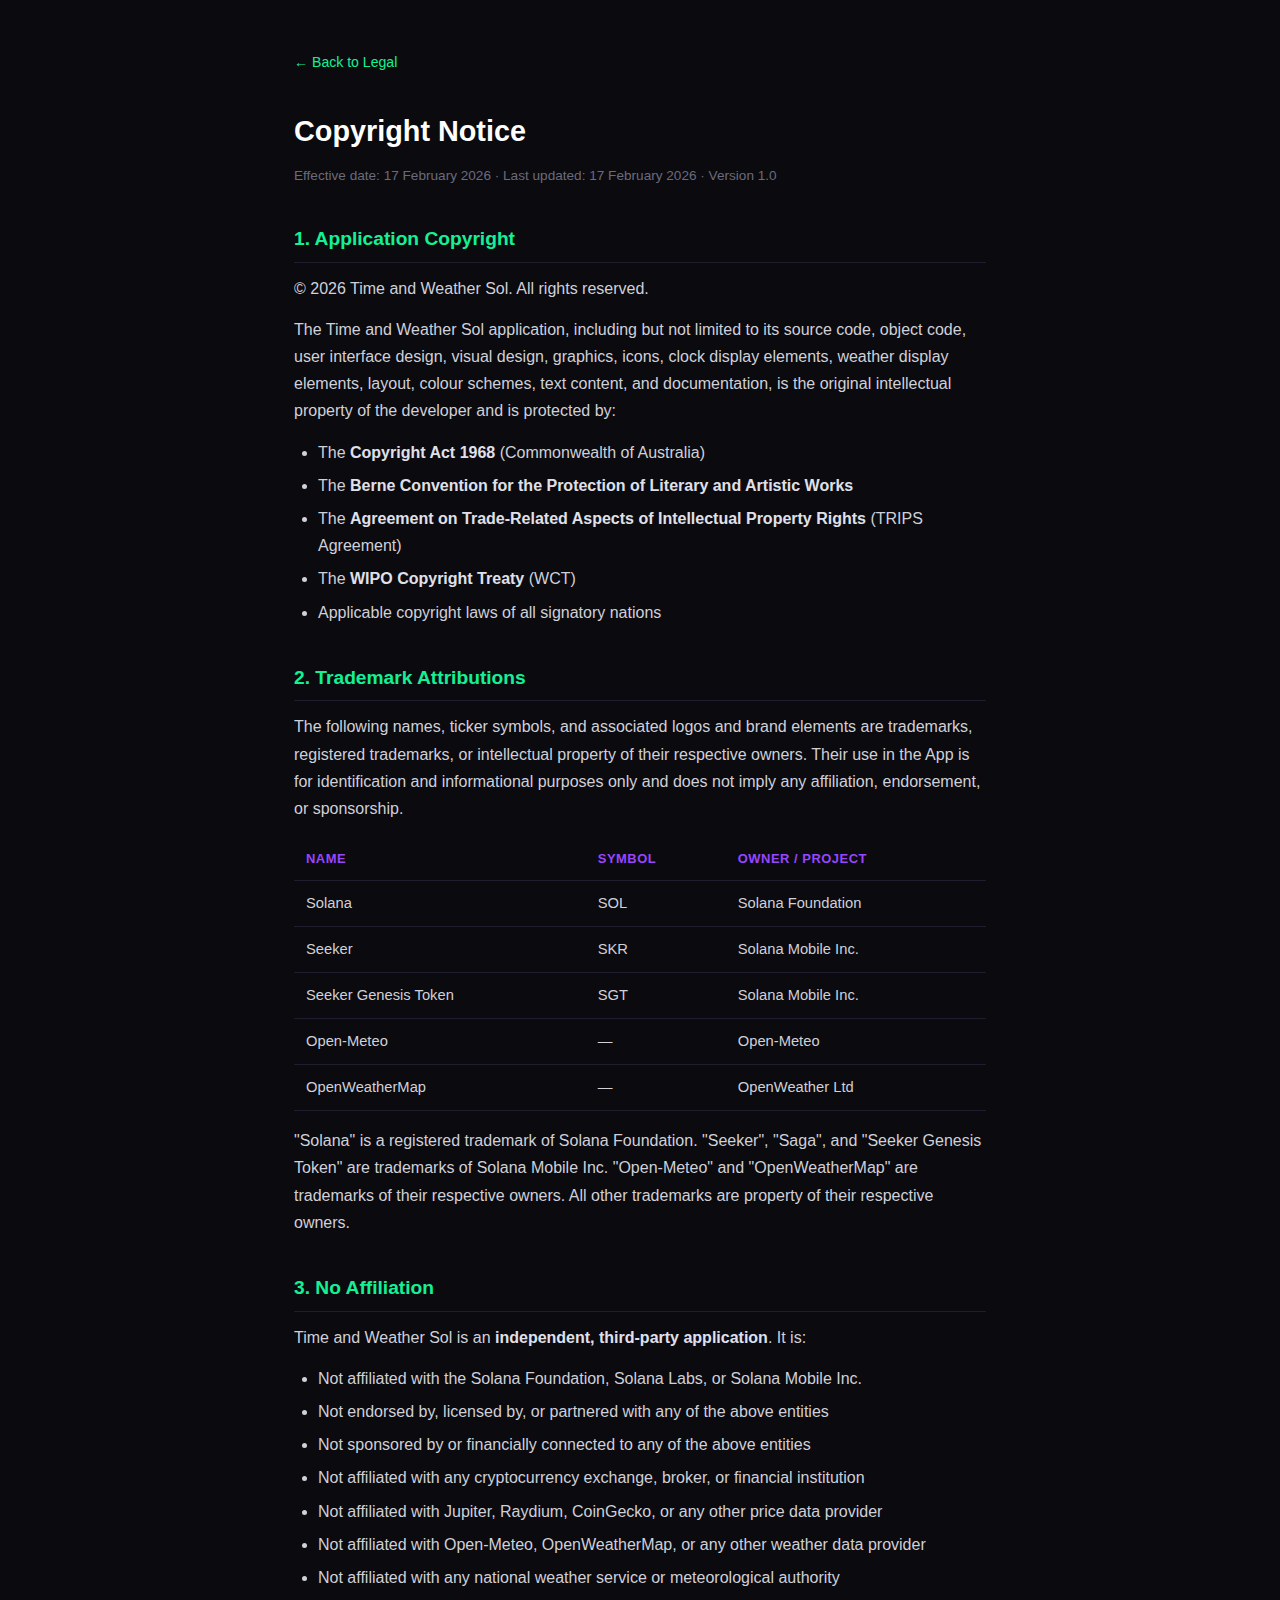
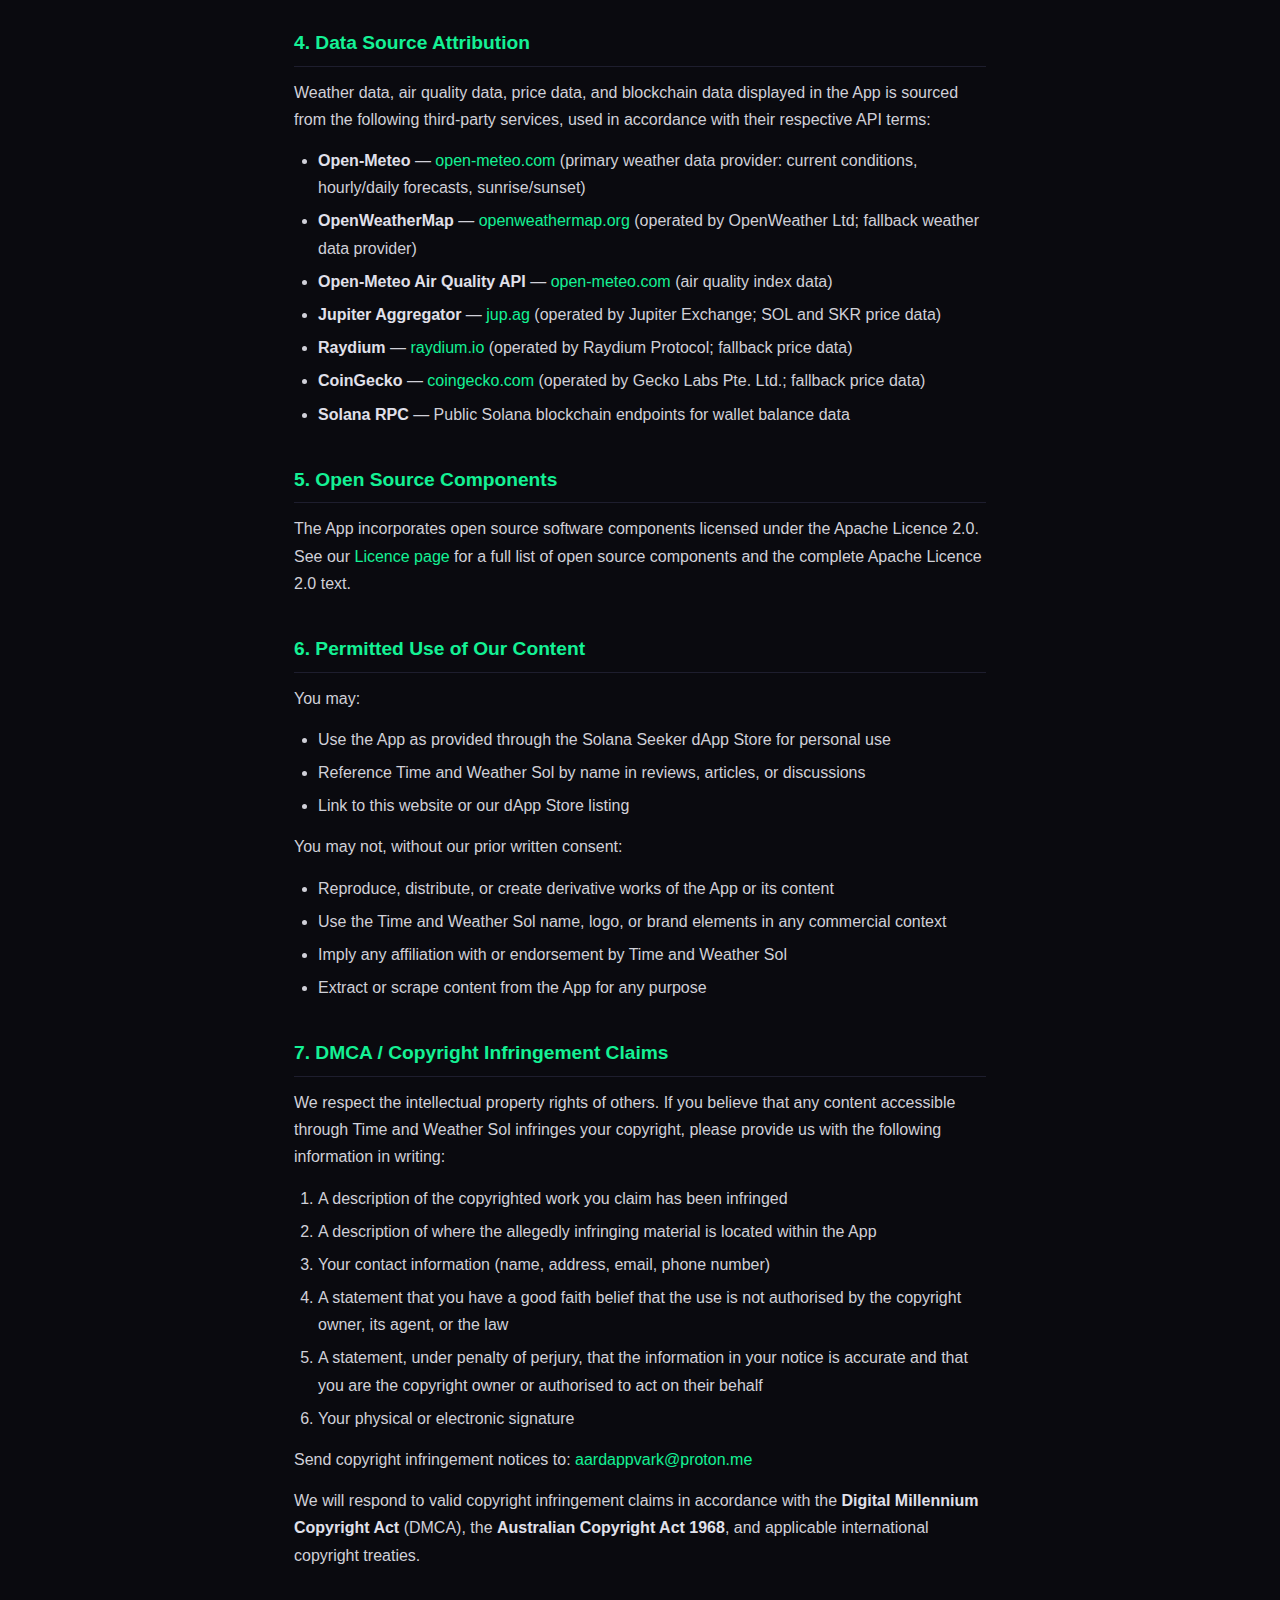
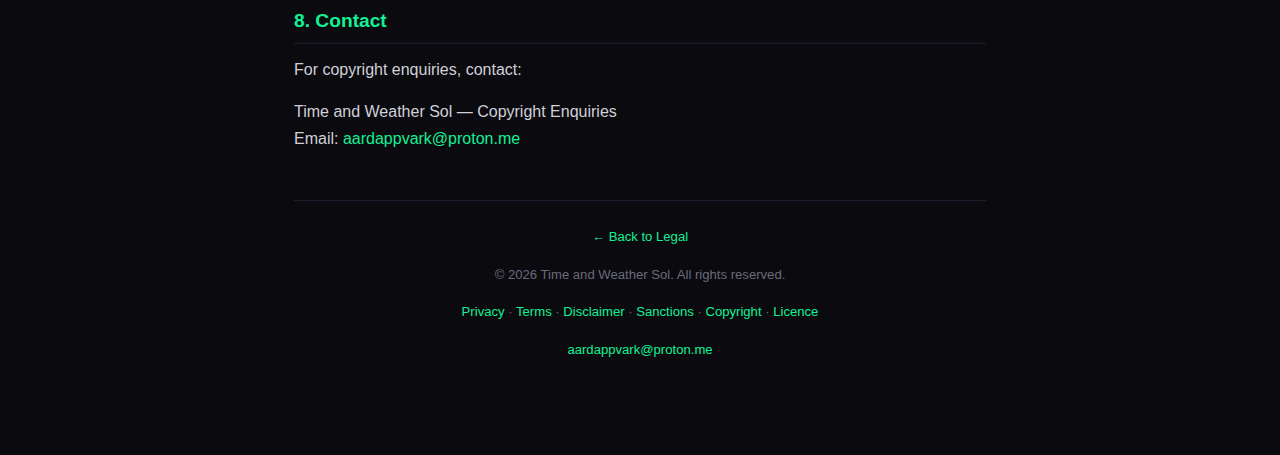
<file: docs/copyright.html>
<!DOCTYPE html>
<html lang="en">
<head>
<meta charset="UTF-8">
<meta name="viewport" content="width=device-width, initial-scale=1.0">
<title>Copyright Notice &mdash; Time and Weather Sol</title>
<meta name="description" content="Copyright notice and trademark attributions for Time and Weather Sol.">
<link rel="stylesheet" href="style.css">
</head>
<body>
<div class="container">
<a class="back" href="index.html">&larr; Back to Legal</a>

<h1>Copyright Notice</h1>
<span class="updated">Effective date: 17 February 2026 &middot; Last updated: 17 February 2026 &middot; Version 1.0</span>

<h2>1. Application Copyright</h2>
<p>&copy; 2026 Time and Weather Sol. All rights reserved.</p>
<p>The Time and Weather Sol application, including but not limited to its source code, object code, user interface design, visual design, graphics, icons, clock display elements, weather display elements, layout, colour schemes, text content, and documentation, is the original intellectual property of the developer and is protected by:</p>
<ul>
  <li>The <strong>Copyright Act 1968</strong> (Commonwealth of Australia)</li>
  <li>The <strong>Berne Convention for the Protection of Literary and Artistic Works</strong></li>
  <li>The <strong>Agreement on Trade-Related Aspects of Intellectual Property Rights</strong> (TRIPS Agreement)</li>
  <li>The <strong>WIPO Copyright Treaty</strong> (WCT)</li>
  <li>Applicable copyright laws of all signatory nations</li>
</ul>

<h2>2. Trademark Attributions</h2>
<p>The following names, ticker symbols, and associated logos and brand elements are trademarks, registered trademarks, or intellectual property of their respective owners. Their use in the App is for identification and informational purposes only and does not imply any affiliation, endorsement, or sponsorship.</p>

<table>
  <thead>
    <tr>
      <th>Name</th>
      <th>Symbol</th>
      <th>Owner / Project</th>
    </tr>
  </thead>
  <tbody>
    <tr><td>Solana</td><td>SOL</td><td>Solana Foundation</td></tr>
    <tr><td>Seeker</td><td>SKR</td><td>Solana Mobile Inc.</td></tr>
    <tr><td>Seeker Genesis Token</td><td>SGT</td><td>Solana Mobile Inc.</td></tr>
    <tr><td>Open-Meteo</td><td>&mdash;</td><td>Open-Meteo</td></tr>
    <tr><td>OpenWeatherMap</td><td>&mdash;</td><td>OpenWeather Ltd</td></tr>
  </tbody>
</table>

<p>"Solana" is a registered trademark of Solana Foundation. "Seeker", "Saga", and "Seeker Genesis Token" are trademarks of Solana Mobile Inc. "Open-Meteo" and "OpenWeatherMap" are trademarks of their respective owners. All other trademarks are property of their respective owners.</p>

<h2>3. No Affiliation</h2>
<p>Time and Weather Sol is an <strong>independent, third-party application</strong>. It is:</p>
<ul>
  <li>Not affiliated with the Solana Foundation, Solana Labs, or Solana Mobile Inc.</li>
  <li>Not endorsed by, licensed by, or partnered with any of the above entities</li>
  <li>Not sponsored by or financially connected to any of the above entities</li>
  <li>Not affiliated with any cryptocurrency exchange, broker, or financial institution</li>
  <li>Not affiliated with Jupiter, Raydium, CoinGecko, or any other price data provider</li>
  <li>Not affiliated with Open-Meteo, OpenWeatherMap, or any other weather data provider</li>
  <li>Not affiliated with any national weather service or meteorological authority</li>
</ul>

<h2>4. Data Source Attribution</h2>
<p>Weather data, air quality data, price data, and blockchain data displayed in the App is sourced from the following third-party services, used in accordance with their respective API terms:</p>
<ul>
  <li><strong>Open-Meteo</strong> &mdash; <a href="https://open-meteo.com">open-meteo.com</a> (primary weather data provider: current conditions, hourly/daily forecasts, sunrise/sunset)</li>
  <li><strong>OpenWeatherMap</strong> &mdash; <a href="https://openweathermap.org">openweathermap.org</a> (operated by OpenWeather Ltd; fallback weather data provider)</li>
  <li><strong>Open-Meteo Air Quality API</strong> &mdash; <a href="https://open-meteo.com">open-meteo.com</a> (air quality index data)</li>
  <li><strong>Jupiter Aggregator</strong> &mdash; <a href="https://jup.ag">jup.ag</a> (operated by Jupiter Exchange; SOL and SKR price data)</li>
  <li><strong>Raydium</strong> &mdash; <a href="https://raydium.io">raydium.io</a> (operated by Raydium Protocol; fallback price data)</li>
  <li><strong>CoinGecko</strong> &mdash; <a href="https://coingecko.com">coingecko.com</a> (operated by Gecko Labs Pte. Ltd.; fallback price data)</li>
  <li><strong>Solana RPC</strong> &mdash; Public Solana blockchain endpoints for wallet balance data</li>
</ul>

<h2>5. Open Source Components</h2>
<p>The App incorporates open source software components licensed under the Apache Licence 2.0. See our <a href="license.html">Licence page</a> for a full list of open source components and the complete Apache Licence 2.0 text.</p>

<h2>6. Permitted Use of Our Content</h2>
<p>You may:</p>
<ul>
  <li>Use the App as provided through the Solana Seeker dApp Store for personal use</li>
  <li>Reference Time and Weather Sol by name in reviews, articles, or discussions</li>
  <li>Link to this website or our dApp Store listing</li>
</ul>
<p>You may not, without our prior written consent:</p>
<ul>
  <li>Reproduce, distribute, or create derivative works of the App or its content</li>
  <li>Use the Time and Weather Sol name, logo, or brand elements in any commercial context</li>
  <li>Imply any affiliation with or endorsement by Time and Weather Sol</li>
  <li>Extract or scrape content from the App for any purpose</li>
</ul>

<h2>7. DMCA / Copyright Infringement Claims</h2>
<p>We respect the intellectual property rights of others. If you believe that any content accessible through Time and Weather Sol infringes your copyright, please provide us with the following information in writing:</p>
<ol>
  <li>A description of the copyrighted work you claim has been infringed</li>
  <li>A description of where the allegedly infringing material is located within the App</li>
  <li>Your contact information (name, address, email, phone number)</li>
  <li>A statement that you have a good faith belief that the use is not authorised by the copyright owner, its agent, or the law</li>
  <li>A statement, under penalty of perjury, that the information in your notice is accurate and that you are the copyright owner or authorised to act on their behalf</li>
  <li>Your physical or electronic signature</li>
</ol>
<p>Send copyright infringement notices to: <a href="mailto:aardappvark@proton.me">aardappvark@proton.me</a></p>
<p>We will respond to valid copyright infringement claims in accordance with the <strong>Digital Millennium Copyright Act</strong> (DMCA), the <strong>Australian Copyright Act 1968</strong>, and applicable international copyright treaties.</p>

<h2>8. Contact</h2>
<p>For copyright enquiries, contact:</p>
<p>Time and Weather Sol &mdash; Copyright Enquiries<br>
Email: <a href="mailto:aardappvark@proton.me">aardappvark@proton.me</a></p>

<div class="footer">
  <p><a href="index.html">&larr; Back to Legal</a></p>
  <p>&copy; 2026 Time and Weather Sol. All rights reserved.</p>
  <p><a href="privacy.html">Privacy</a> &middot; <a href="terms.html">Terms</a> &middot; <a href="disclaimer.html">Disclaimer</a> &middot; <a href="sanctions.html">Sanctions</a> &middot; <a href="copyright.html">Copyright</a> &middot; <a href="license.html">Licence</a></p>
  <p><a href="mailto:aardappvark@proton.me">aardappvark@proton.me</a></p>
</div>
</div>
</body>
</html>
</file>
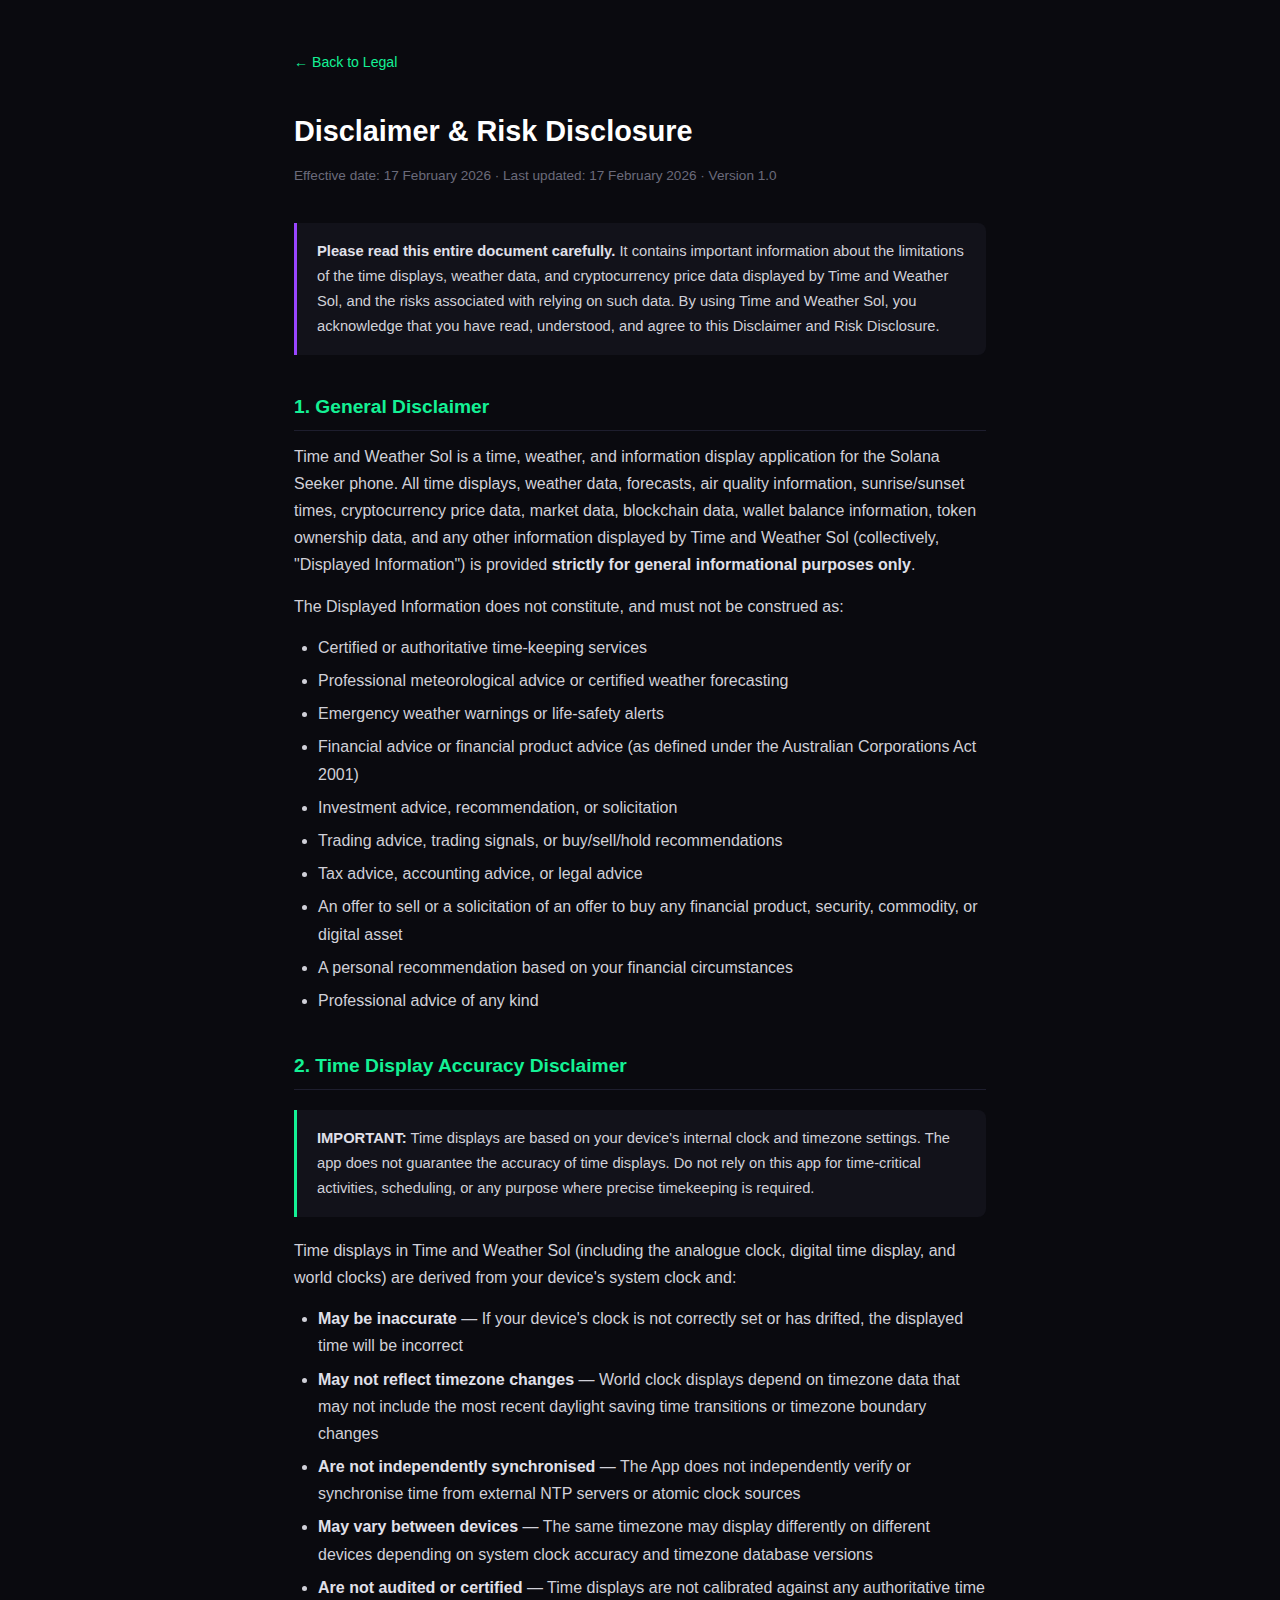
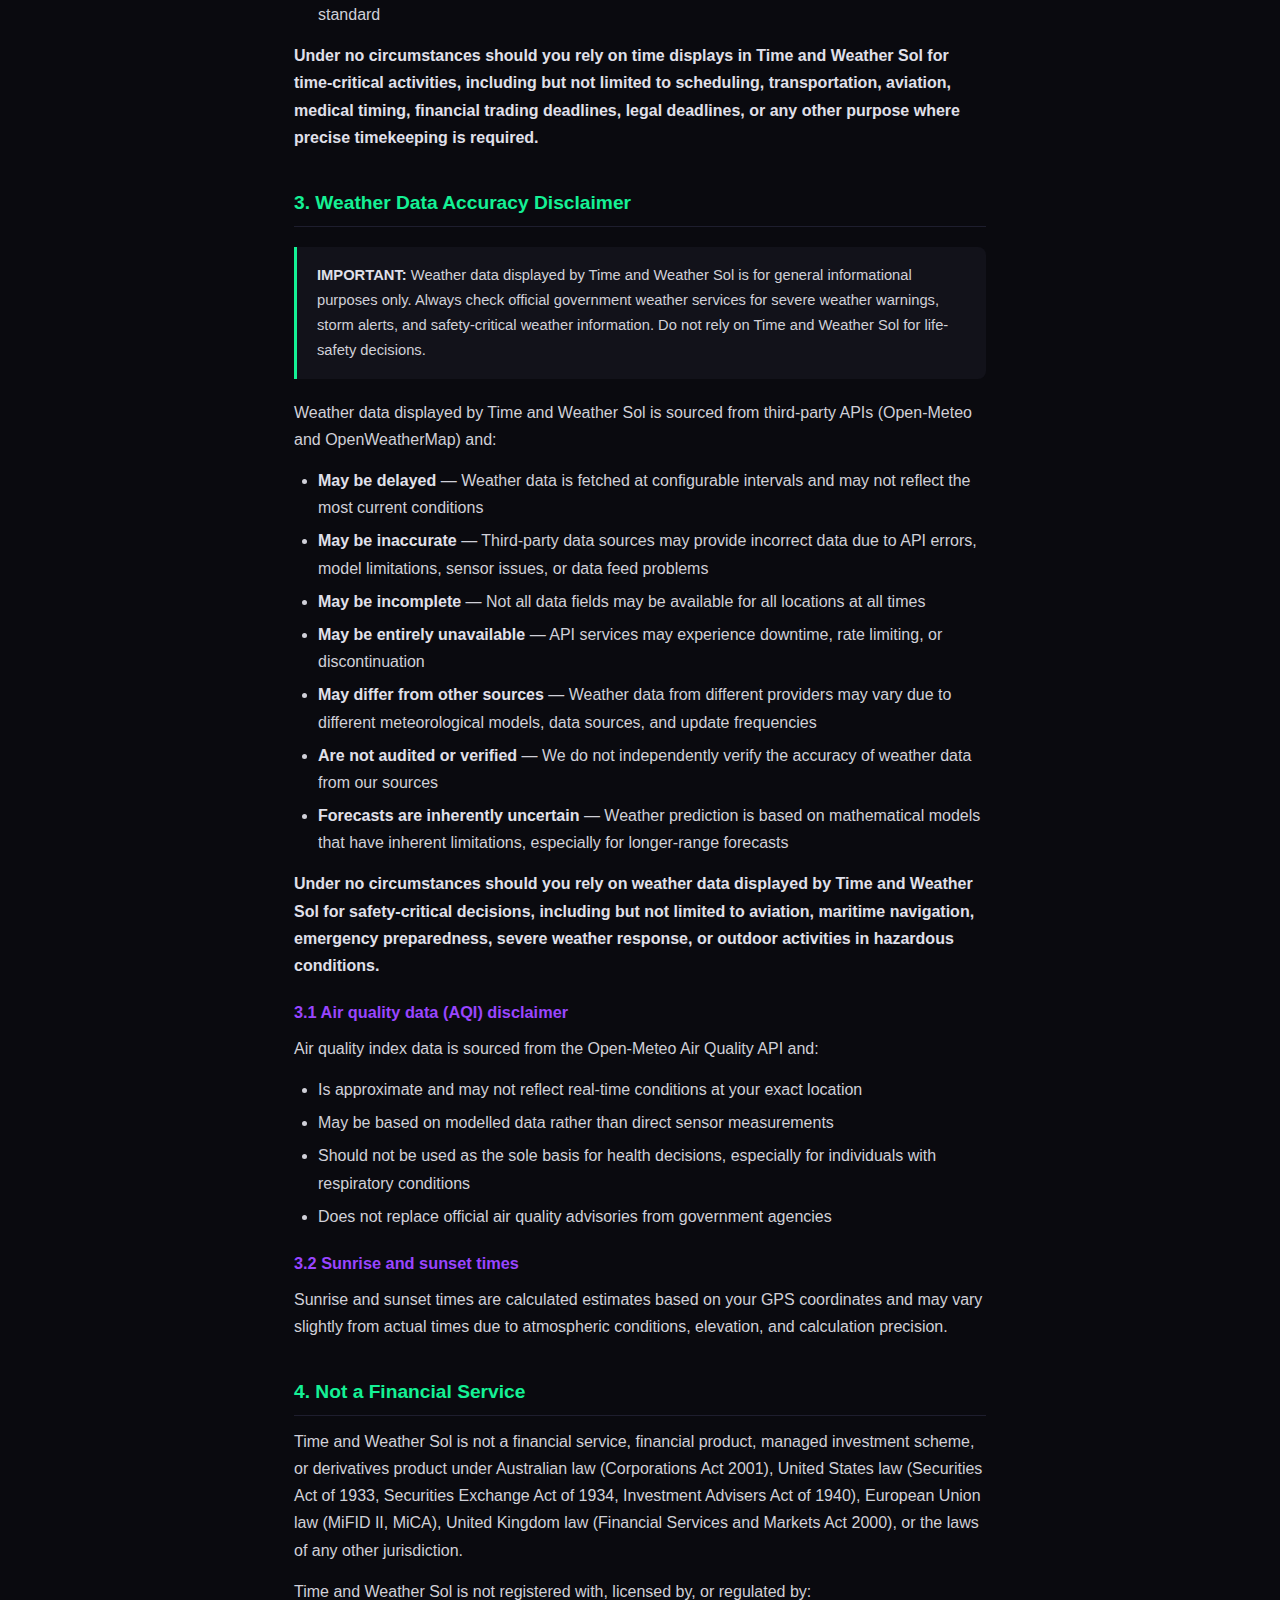
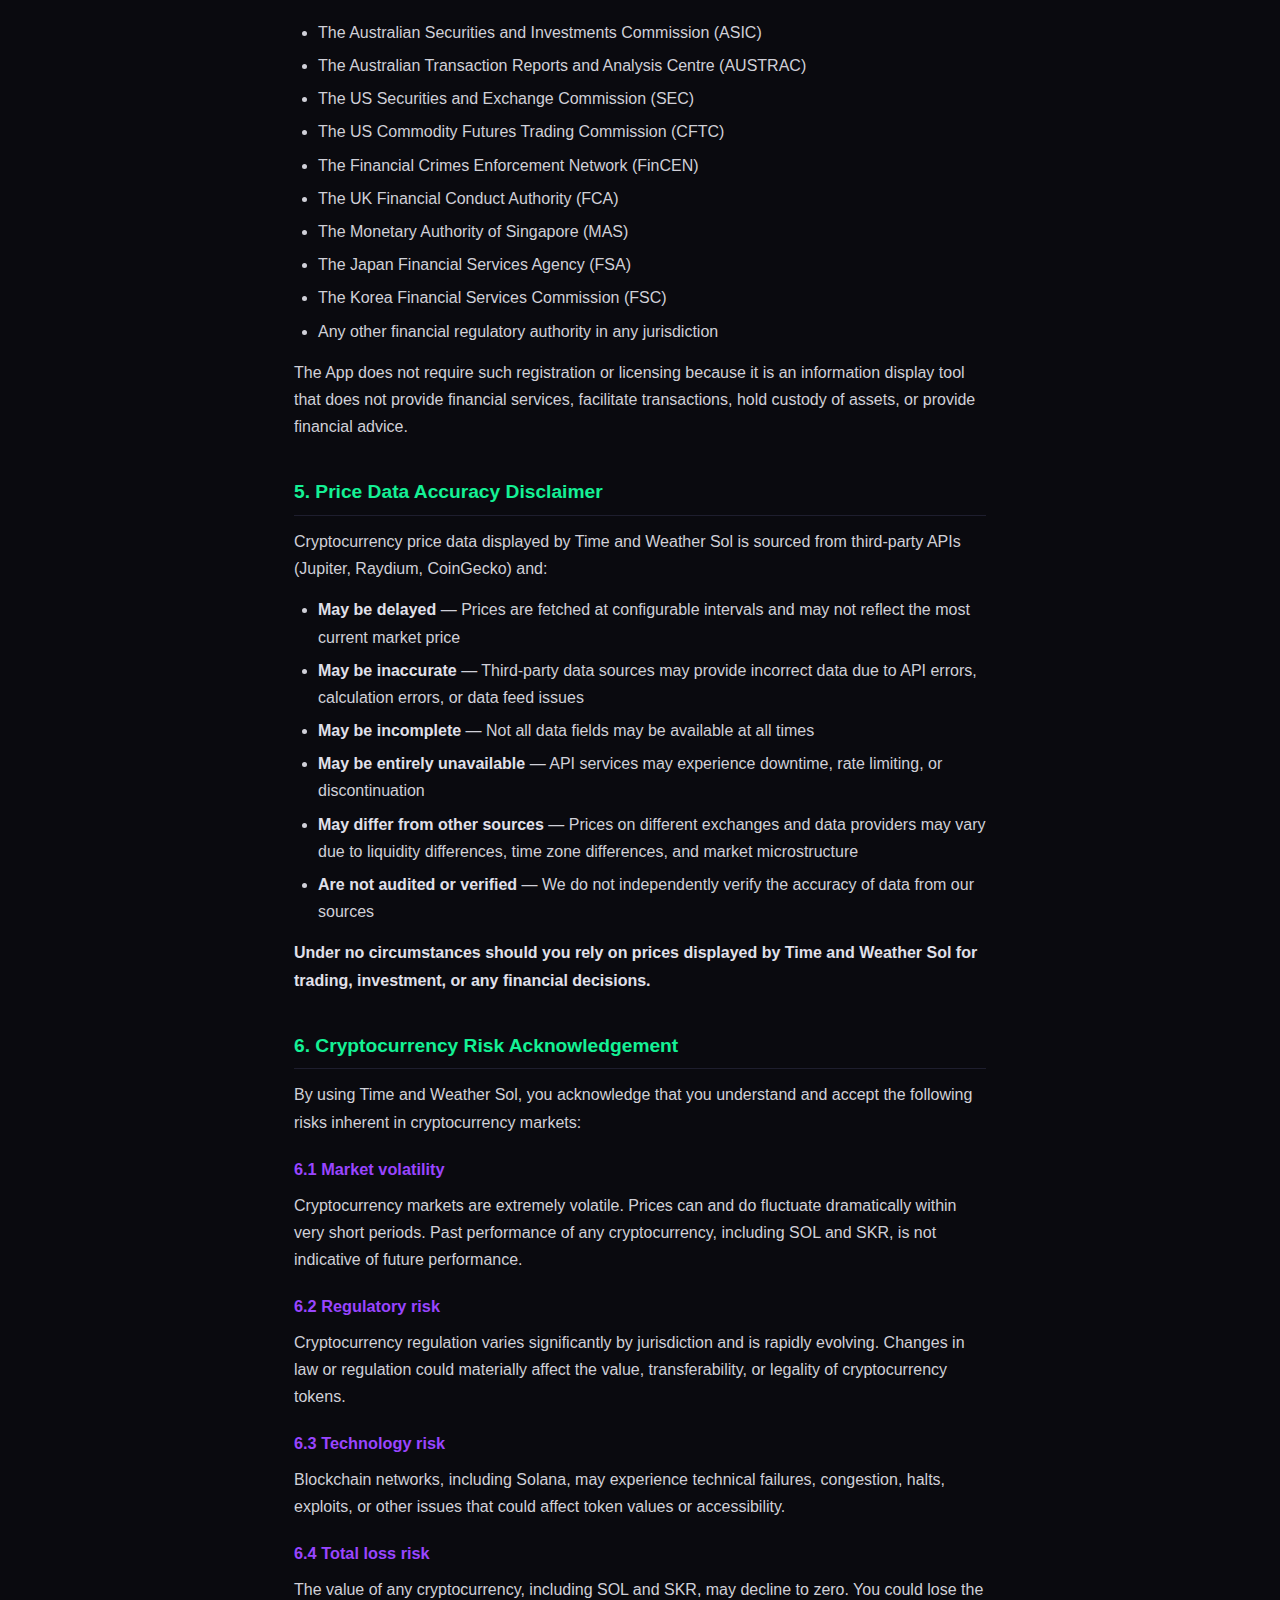
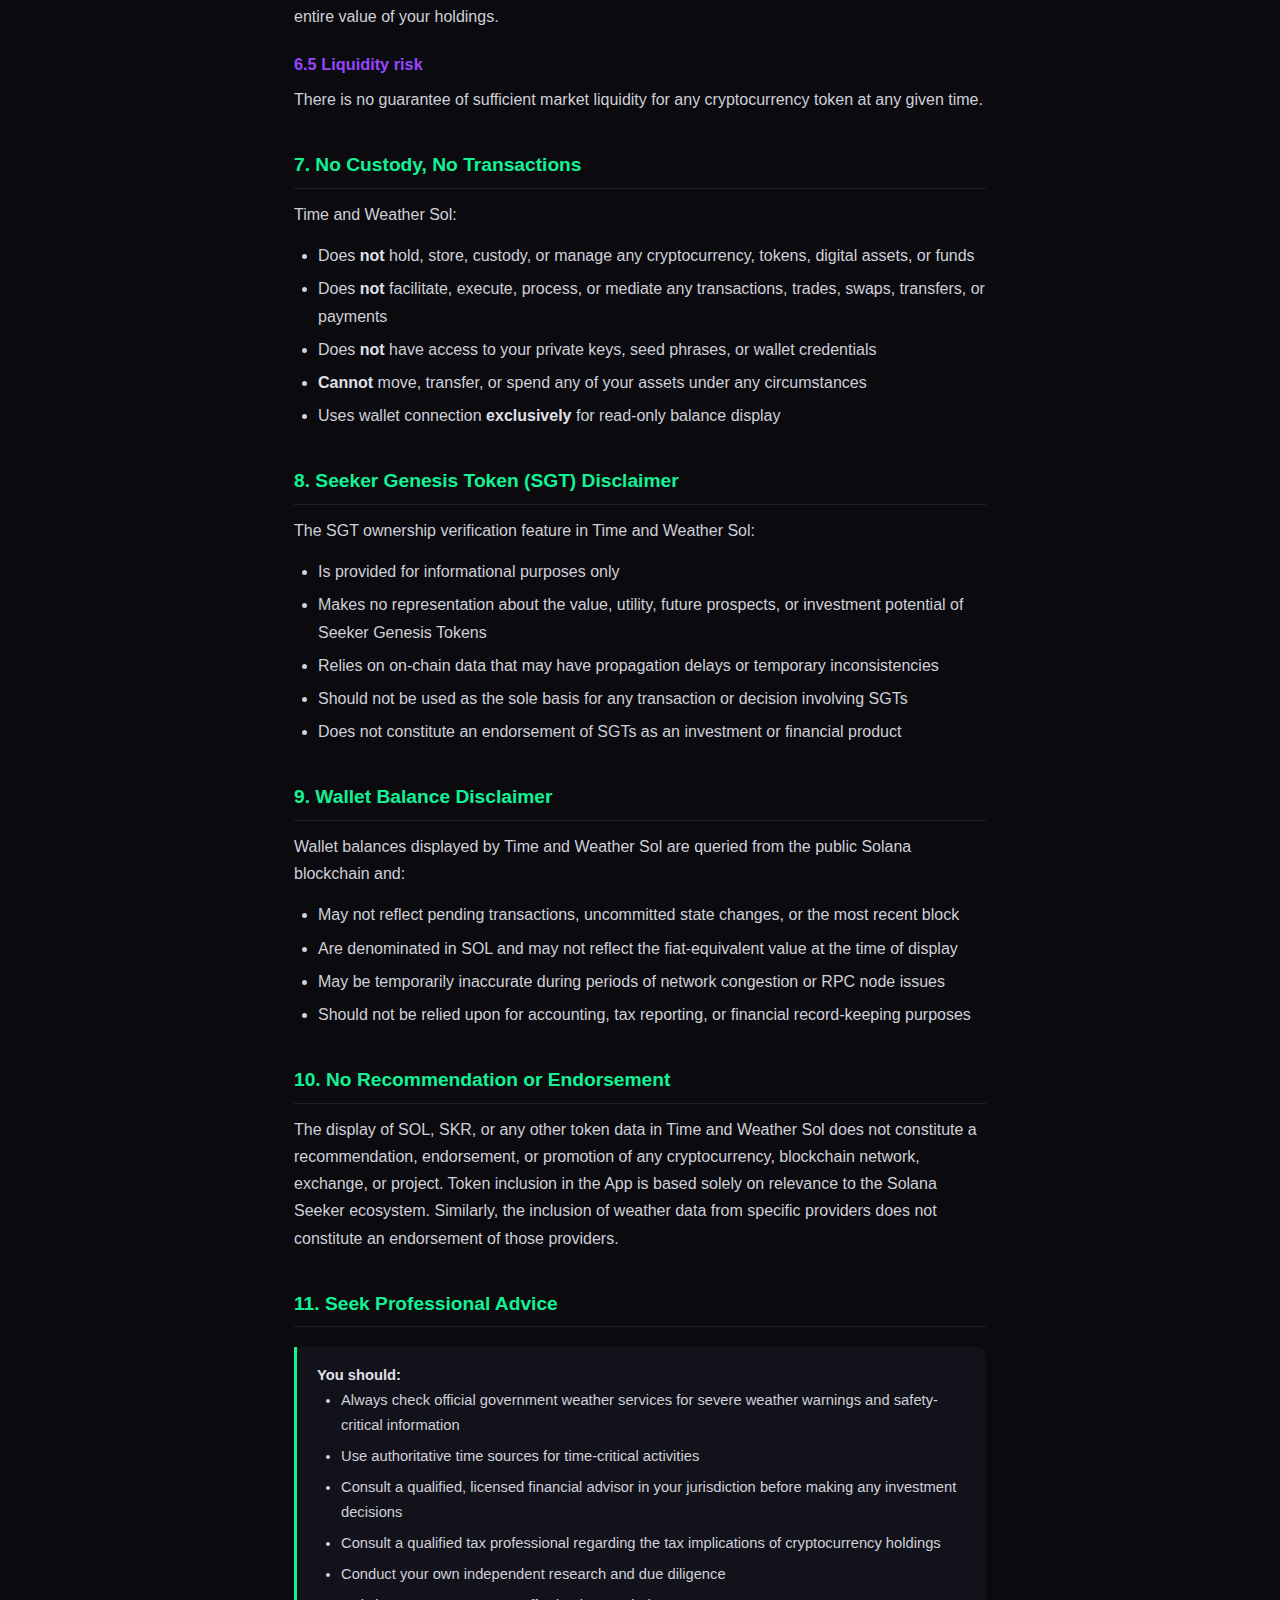
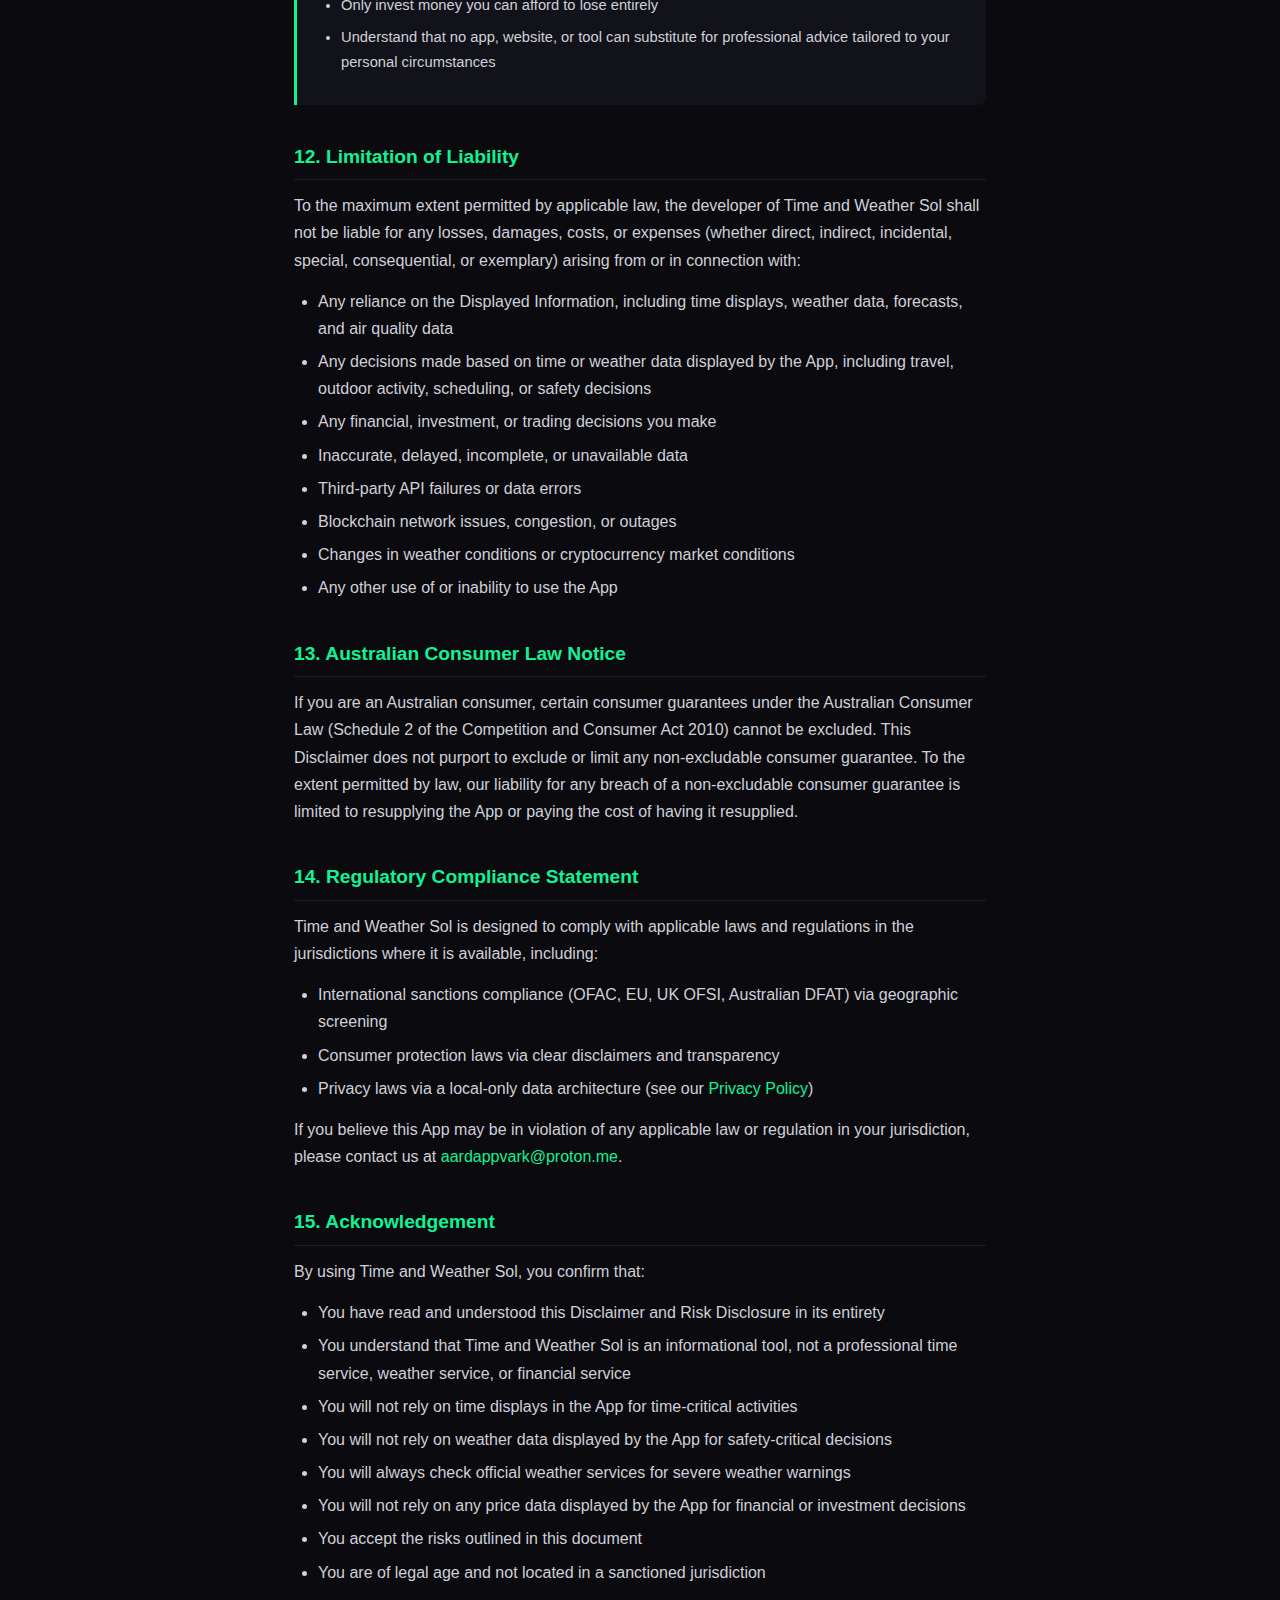
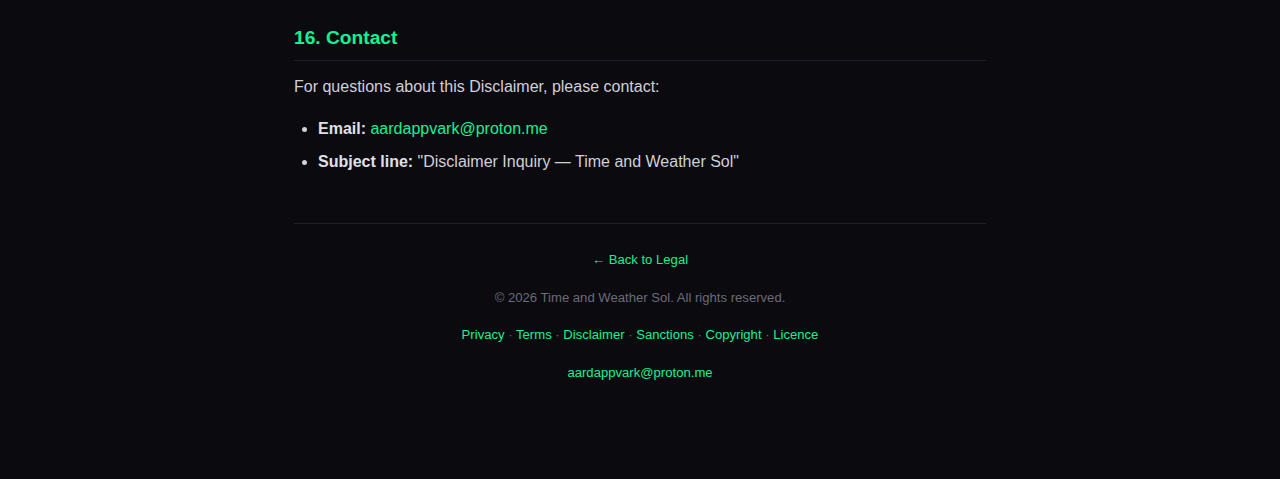
<file: docs/disclaimer.html>
<!DOCTYPE html>
<html lang="en">
<head>
<meta charset="UTF-8">
<meta name="viewport" content="width=device-width, initial-scale=1.0">
<title>Disclaimer &amp; Risk Disclosure &mdash; Time and Weather Sol</title>
<meta name="description" content="Time and Weather Sol disclaimer and risk disclosure. Important information about time display accuracy, weather data accuracy, cryptocurrency price data, financial advice limitations, and risk acknowledgements.">
<link rel="stylesheet" href="style.css">
</head>
<body>
<div class="container">
<a class="back" href="index.html">&larr; Back to Legal</a>

<h1>Disclaimer &amp; Risk Disclosure</h1>
<span class="updated">Effective date: 17 February 2026 &middot; Last updated: 17 February 2026 &middot; Version 1.0</span>

<div class="callout">
  <strong>Please read this entire document carefully.</strong> It contains important information about the limitations of the time displays, weather data, and cryptocurrency price data displayed by Time and Weather Sol, and the risks associated with relying on such data. By using Time and Weather Sol, you acknowledge that you have read, understood, and agree to this Disclaimer and Risk Disclosure.
</div>

<h2>1. General Disclaimer</h2>
<p>Time and Weather Sol is a time, weather, and information display application for the Solana Seeker phone. All time displays, weather data, forecasts, air quality information, sunrise/sunset times, cryptocurrency price data, market data, blockchain data, wallet balance information, token ownership data, and any other information displayed by Time and Weather Sol (collectively, "Displayed Information") is provided <strong>strictly for general informational purposes only</strong>.</p>
<p>The Displayed Information does not constitute, and must not be construed as:</p>
<ul>
  <li>Certified or authoritative time-keeping services</li>
  <li>Professional meteorological advice or certified weather forecasting</li>
  <li>Emergency weather warnings or life-safety alerts</li>
  <li>Financial advice or financial product advice (as defined under the Australian Corporations Act 2001)</li>
  <li>Investment advice, recommendation, or solicitation</li>
  <li>Trading advice, trading signals, or buy/sell/hold recommendations</li>
  <li>Tax advice, accounting advice, or legal advice</li>
  <li>An offer to sell or a solicitation of an offer to buy any financial product, security, commodity, or digital asset</li>
  <li>A personal recommendation based on your financial circumstances</li>
  <li>Professional advice of any kind</li>
</ul>

<h2>2. Time Display Accuracy Disclaimer</h2>
<div class="callout callout-green">
  <strong>IMPORTANT:</strong> Time displays are based on your device's internal clock and timezone settings. The app does not guarantee the accuracy of time displays. Do not rely on this app for time-critical activities, scheduling, or any purpose where precise timekeeping is required.
</div>
<p>Time displays in Time and Weather Sol (including the analogue clock, digital time display, and world clocks) are derived from your device's system clock and:</p>
<ul>
  <li><strong>May be inaccurate</strong> &mdash; If your device's clock is not correctly set or has drifted, the displayed time will be incorrect</li>
  <li><strong>May not reflect timezone changes</strong> &mdash; World clock displays depend on timezone data that may not include the most recent daylight saving time transitions or timezone boundary changes</li>
  <li><strong>Are not independently synchronised</strong> &mdash; The App does not independently verify or synchronise time from external NTP servers or atomic clock sources</li>
  <li><strong>May vary between devices</strong> &mdash; The same timezone may display differently on different devices depending on system clock accuracy and timezone database versions</li>
  <li><strong>Are not audited or certified</strong> &mdash; Time displays are not calibrated against any authoritative time standard</li>
</ul>
<p><strong>Under no circumstances should you rely on time displays in Time and Weather Sol for time-critical activities, including but not limited to scheduling, transportation, aviation, medical timing, financial trading deadlines, legal deadlines, or any other purpose where precise timekeeping is required.</strong></p>

<h2>3. Weather Data Accuracy Disclaimer</h2>
<div class="callout callout-green">
  <strong>IMPORTANT:</strong> Weather data displayed by Time and Weather Sol is for general informational purposes only. Always check official government weather services for severe weather warnings, storm alerts, and safety-critical weather information. Do not rely on Time and Weather Sol for life-safety decisions.
</div>
<p>Weather data displayed by Time and Weather Sol is sourced from third-party APIs (Open-Meteo and OpenWeatherMap) and:</p>
<ul>
  <li><strong>May be delayed</strong> &mdash; Weather data is fetched at configurable intervals and may not reflect the most current conditions</li>
  <li><strong>May be inaccurate</strong> &mdash; Third-party data sources may provide incorrect data due to API errors, model limitations, sensor issues, or data feed problems</li>
  <li><strong>May be incomplete</strong> &mdash; Not all data fields may be available for all locations at all times</li>
  <li><strong>May be entirely unavailable</strong> &mdash; API services may experience downtime, rate limiting, or discontinuation</li>
  <li><strong>May differ from other sources</strong> &mdash; Weather data from different providers may vary due to different meteorological models, data sources, and update frequencies</li>
  <li><strong>Are not audited or verified</strong> &mdash; We do not independently verify the accuracy of weather data from our sources</li>
  <li><strong>Forecasts are inherently uncertain</strong> &mdash; Weather prediction is based on mathematical models that have inherent limitations, especially for longer-range forecasts</li>
</ul>
<p><strong>Under no circumstances should you rely on weather data displayed by Time and Weather Sol for safety-critical decisions, including but not limited to aviation, maritime navigation, emergency preparedness, severe weather response, or outdoor activities in hazardous conditions.</strong></p>

<h3>3.1 Air quality data (AQI) disclaimer</h3>
<p>Air quality index data is sourced from the Open-Meteo Air Quality API and:</p>
<ul>
  <li>Is approximate and may not reflect real-time conditions at your exact location</li>
  <li>May be based on modelled data rather than direct sensor measurements</li>
  <li>Should not be used as the sole basis for health decisions, especially for individuals with respiratory conditions</li>
  <li>Does not replace official air quality advisories from government agencies</li>
</ul>

<h3>3.2 Sunrise and sunset times</h3>
<p>Sunrise and sunset times are calculated estimates based on your GPS coordinates and may vary slightly from actual times due to atmospheric conditions, elevation, and calculation precision.</p>

<h2>4. Not a Financial Service</h2>
<p>Time and Weather Sol is not a financial service, financial product, managed investment scheme, or derivatives product under Australian law (Corporations Act 2001), United States law (Securities Act of 1933, Securities Exchange Act of 1934, Investment Advisers Act of 1940), European Union law (MiFID II, MiCA), United Kingdom law (Financial Services and Markets Act 2000), or the laws of any other jurisdiction.</p>
<p>Time and Weather Sol is not registered with, licensed by, or regulated by:</p>
<ul>
  <li>The Australian Securities and Investments Commission (ASIC)</li>
  <li>The Australian Transaction Reports and Analysis Centre (AUSTRAC)</li>
  <li>The US Securities and Exchange Commission (SEC)</li>
  <li>The US Commodity Futures Trading Commission (CFTC)</li>
  <li>The Financial Crimes Enforcement Network (FinCEN)</li>
  <li>The UK Financial Conduct Authority (FCA)</li>
  <li>The Monetary Authority of Singapore (MAS)</li>
  <li>The Japan Financial Services Agency (FSA)</li>
  <li>The Korea Financial Services Commission (FSC)</li>
  <li>Any other financial regulatory authority in any jurisdiction</li>
</ul>
<p>The App does not require such registration or licensing because it is an information display tool that does not provide financial services, facilitate transactions, hold custody of assets, or provide financial advice.</p>

<h2>5. Price Data Accuracy Disclaimer</h2>
<p>Cryptocurrency price data displayed by Time and Weather Sol is sourced from third-party APIs (Jupiter, Raydium, CoinGecko) and:</p>
<ul>
  <li><strong>May be delayed</strong> &mdash; Prices are fetched at configurable intervals and may not reflect the most current market price</li>
  <li><strong>May be inaccurate</strong> &mdash; Third-party data sources may provide incorrect data due to API errors, calculation errors, or data feed issues</li>
  <li><strong>May be incomplete</strong> &mdash; Not all data fields may be available at all times</li>
  <li><strong>May be entirely unavailable</strong> &mdash; API services may experience downtime, rate limiting, or discontinuation</li>
  <li><strong>May differ from other sources</strong> &mdash; Prices on different exchanges and data providers may vary due to liquidity differences, time zone differences, and market microstructure</li>
  <li><strong>Are not audited or verified</strong> &mdash; We do not independently verify the accuracy of data from our sources</li>
</ul>
<p><strong>Under no circumstances should you rely on prices displayed by Time and Weather Sol for trading, investment, or any financial decisions.</strong></p>

<h2>6. Cryptocurrency Risk Acknowledgement</h2>
<p>By using Time and Weather Sol, you acknowledge that you understand and accept the following risks inherent in cryptocurrency markets:</p>

<h3>6.1 Market volatility</h3>
<p>Cryptocurrency markets are extremely volatile. Prices can and do fluctuate dramatically within very short periods. Past performance of any cryptocurrency, including SOL and SKR, is not indicative of future performance.</p>

<h3>6.2 Regulatory risk</h3>
<p>Cryptocurrency regulation varies significantly by jurisdiction and is rapidly evolving. Changes in law or regulation could materially affect the value, transferability, or legality of cryptocurrency tokens.</p>

<h3>6.3 Technology risk</h3>
<p>Blockchain networks, including Solana, may experience technical failures, congestion, halts, exploits, or other issues that could affect token values or accessibility.</p>

<h3>6.4 Total loss risk</h3>
<p>The value of any cryptocurrency, including SOL and SKR, may decline to zero. You could lose the entire value of your holdings.</p>

<h3>6.5 Liquidity risk</h3>
<p>There is no guarantee of sufficient market liquidity for any cryptocurrency token at any given time.</p>

<h2>7. No Custody, No Transactions</h2>
<p>Time and Weather Sol:</p>
<ul>
  <li>Does <strong>not</strong> hold, store, custody, or manage any cryptocurrency, tokens, digital assets, or funds</li>
  <li>Does <strong>not</strong> facilitate, execute, process, or mediate any transactions, trades, swaps, transfers, or payments</li>
  <li>Does <strong>not</strong> have access to your private keys, seed phrases, or wallet credentials</li>
  <li><strong>Cannot</strong> move, transfer, or spend any of your assets under any circumstances</li>
  <li>Uses wallet connection <strong>exclusively</strong> for read-only balance display</li>
</ul>

<h2>8. Seeker Genesis Token (SGT) Disclaimer</h2>
<p>The SGT ownership verification feature in Time and Weather Sol:</p>
<ul>
  <li>Is provided for informational purposes only</li>
  <li>Makes no representation about the value, utility, future prospects, or investment potential of Seeker Genesis Tokens</li>
  <li>Relies on on-chain data that may have propagation delays or temporary inconsistencies</li>
  <li>Should not be used as the sole basis for any transaction or decision involving SGTs</li>
  <li>Does not constitute an endorsement of SGTs as an investment or financial product</li>
</ul>

<h2>9. Wallet Balance Disclaimer</h2>
<p>Wallet balances displayed by Time and Weather Sol are queried from the public Solana blockchain and:</p>
<ul>
  <li>May not reflect pending transactions, uncommitted state changes, or the most recent block</li>
  <li>Are denominated in SOL and may not reflect the fiat-equivalent value at the time of display</li>
  <li>May be temporarily inaccurate during periods of network congestion or RPC node issues</li>
  <li>Should not be relied upon for accounting, tax reporting, or financial record-keeping purposes</li>
</ul>

<h2>10. No Recommendation or Endorsement</h2>
<p>The display of SOL, SKR, or any other token data in Time and Weather Sol does not constitute a recommendation, endorsement, or promotion of any cryptocurrency, blockchain network, exchange, or project. Token inclusion in the App is based solely on relevance to the Solana Seeker ecosystem. Similarly, the inclusion of weather data from specific providers does not constitute an endorsement of those providers.</p>

<h2>11. Seek Professional Advice</h2>
<div class="callout callout-green">
  <strong>You should:</strong>
  <ul>
    <li>Always check official government weather services for severe weather warnings and safety-critical information</li>
    <li>Use authoritative time sources for time-critical activities</li>
    <li>Consult a qualified, licensed financial advisor in your jurisdiction before making any investment decisions</li>
    <li>Consult a qualified tax professional regarding the tax implications of cryptocurrency holdings</li>
    <li>Conduct your own independent research and due diligence</li>
    <li>Only invest money you can afford to lose entirely</li>
    <li>Understand that no app, website, or tool can substitute for professional advice tailored to your personal circumstances</li>
  </ul>
</div>

<h2>12. Limitation of Liability</h2>
<p>To the maximum extent permitted by applicable law, the developer of Time and Weather Sol shall not be liable for any losses, damages, costs, or expenses (whether direct, indirect, incidental, special, consequential, or exemplary) arising from or in connection with:</p>
<ul>
  <li>Any reliance on the Displayed Information, including time displays, weather data, forecasts, and air quality data</li>
  <li>Any decisions made based on time or weather data displayed by the App, including travel, outdoor activity, scheduling, or safety decisions</li>
  <li>Any financial, investment, or trading decisions you make</li>
  <li>Inaccurate, delayed, incomplete, or unavailable data</li>
  <li>Third-party API failures or data errors</li>
  <li>Blockchain network issues, congestion, or outages</li>
  <li>Changes in weather conditions or cryptocurrency market conditions</li>
  <li>Any other use of or inability to use the App</li>
</ul>

<h2>13. Australian Consumer Law Notice</h2>
<p>If you are an Australian consumer, certain consumer guarantees under the Australian Consumer Law (Schedule 2 of the Competition and Consumer Act 2010) cannot be excluded. This Disclaimer does not purport to exclude or limit any non-excludable consumer guarantee. To the extent permitted by law, our liability for any breach of a non-excludable consumer guarantee is limited to resupplying the App or paying the cost of having it resupplied.</p>

<h2>14. Regulatory Compliance Statement</h2>
<p>Time and Weather Sol is designed to comply with applicable laws and regulations in the jurisdictions where it is available, including:</p>
<ul>
  <li>International sanctions compliance (OFAC, EU, UK OFSI, Australian DFAT) via geographic screening</li>
  <li>Consumer protection laws via clear disclaimers and transparency</li>
  <li>Privacy laws via a local-only data architecture (see our <a href="privacy.html">Privacy Policy</a>)</li>
</ul>
<p>If you believe this App may be in violation of any applicable law or regulation in your jurisdiction, please contact us at <a href="mailto:aardappvark@proton.me">aardappvark@proton.me</a>.</p>

<h2>15. Acknowledgement</h2>
<p>By using Time and Weather Sol, you confirm that:</p>
<ul>
  <li>You have read and understood this Disclaimer and Risk Disclosure in its entirety</li>
  <li>You understand that Time and Weather Sol is an informational tool, not a professional time service, weather service, or financial service</li>
  <li>You will not rely on time displays in the App for time-critical activities</li>
  <li>You will not rely on weather data displayed by the App for safety-critical decisions</li>
  <li>You will always check official weather services for severe weather warnings</li>
  <li>You will not rely on any price data displayed by the App for financial or investment decisions</li>
  <li>You accept the risks outlined in this document</li>
  <li>You are of legal age and not located in a sanctioned jurisdiction</li>
</ul>

<h2>16. Contact</h2>
<p>For questions about this Disclaimer, please contact:</p>
<ul>
  <li><strong>Email:</strong> <a href="mailto:aardappvark@proton.me">aardappvark@proton.me</a></li>
  <li><strong>Subject line:</strong> "Disclaimer Inquiry &mdash; Time and Weather Sol"</li>
</ul>

<div class="footer">
  <p><a href="index.html">&larr; Back to Legal</a></p>
  <p>&copy; 2026 Time and Weather Sol. All rights reserved.</p>
  <p><a href="privacy.html">Privacy</a> &middot; <a href="terms.html">Terms</a> &middot; <a href="disclaimer.html">Disclaimer</a> &middot; <a href="sanctions.html">Sanctions</a> &middot; <a href="copyright.html">Copyright</a> &middot; <a href="license.html">Licence</a></p>
  <p><a href="mailto:aardappvark@proton.me">aardappvark@proton.me</a></p>
</div>
</div>
</body>
</html>
</file>
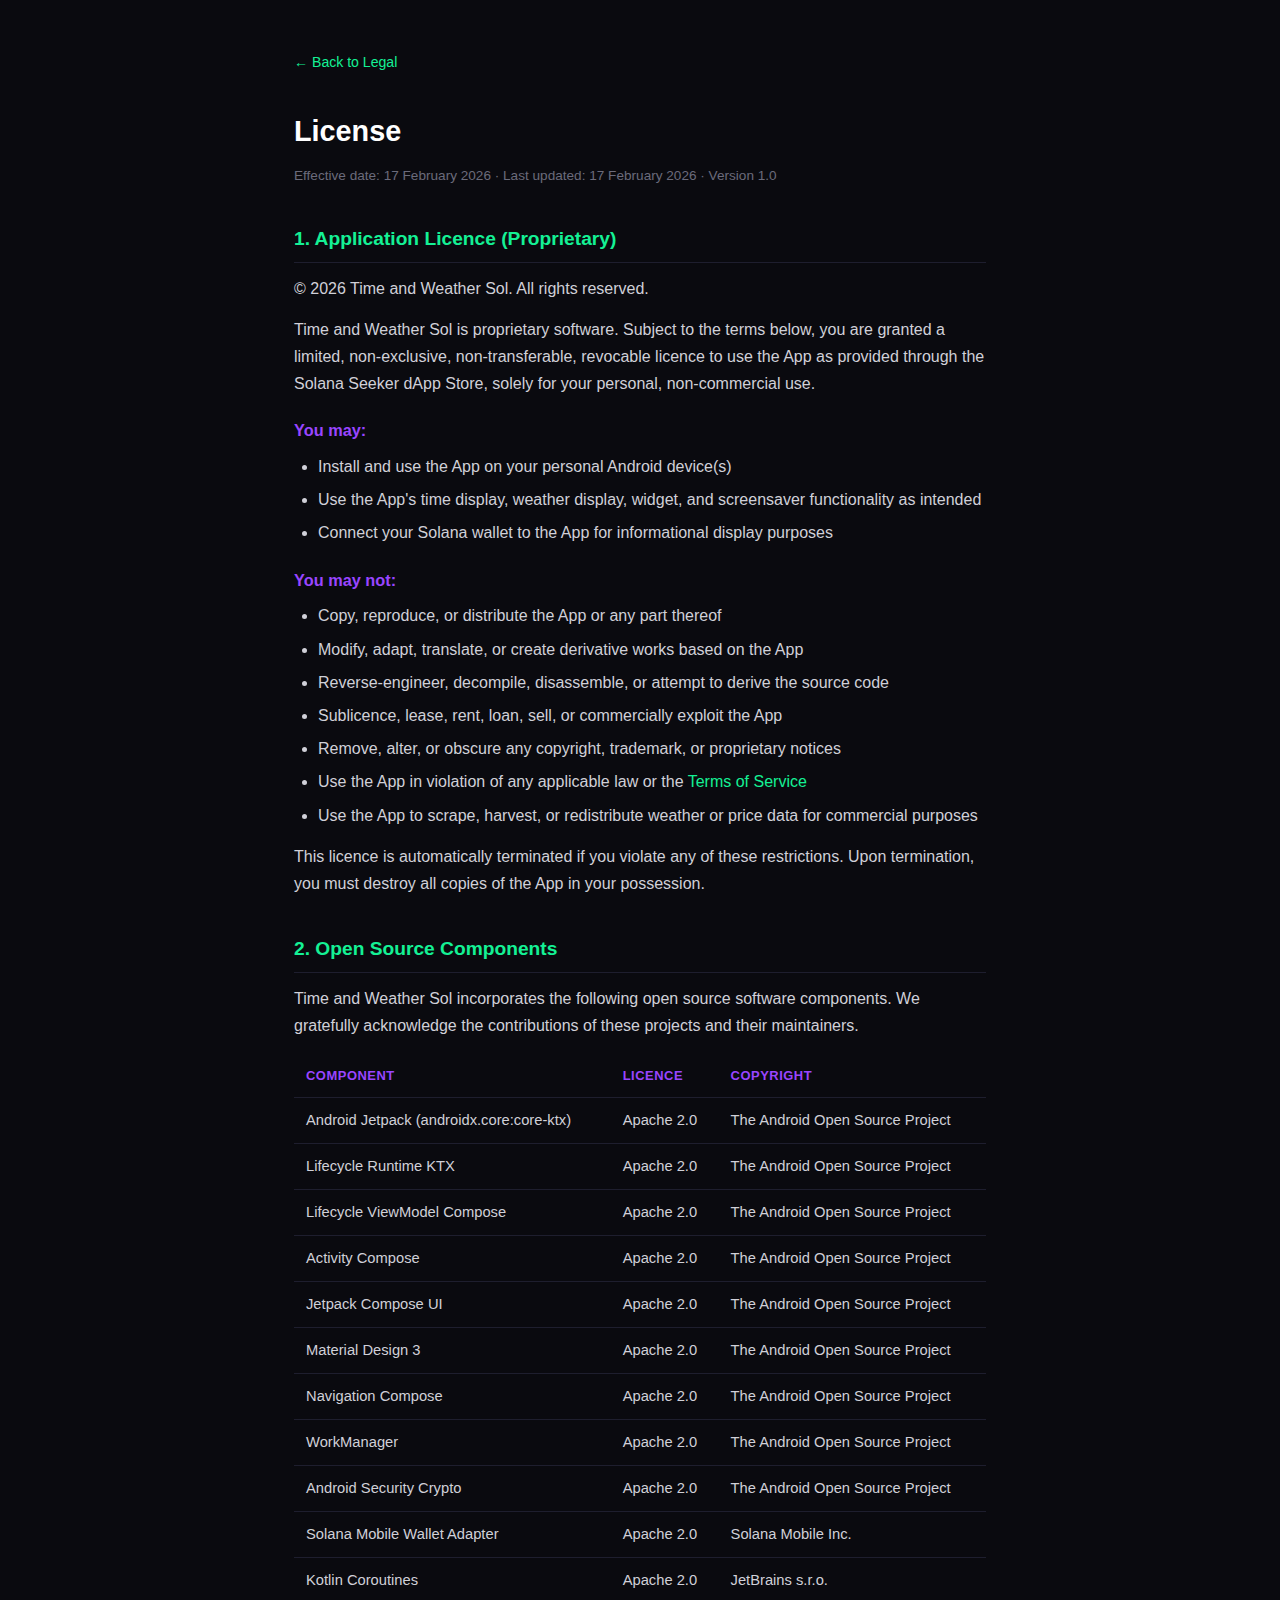
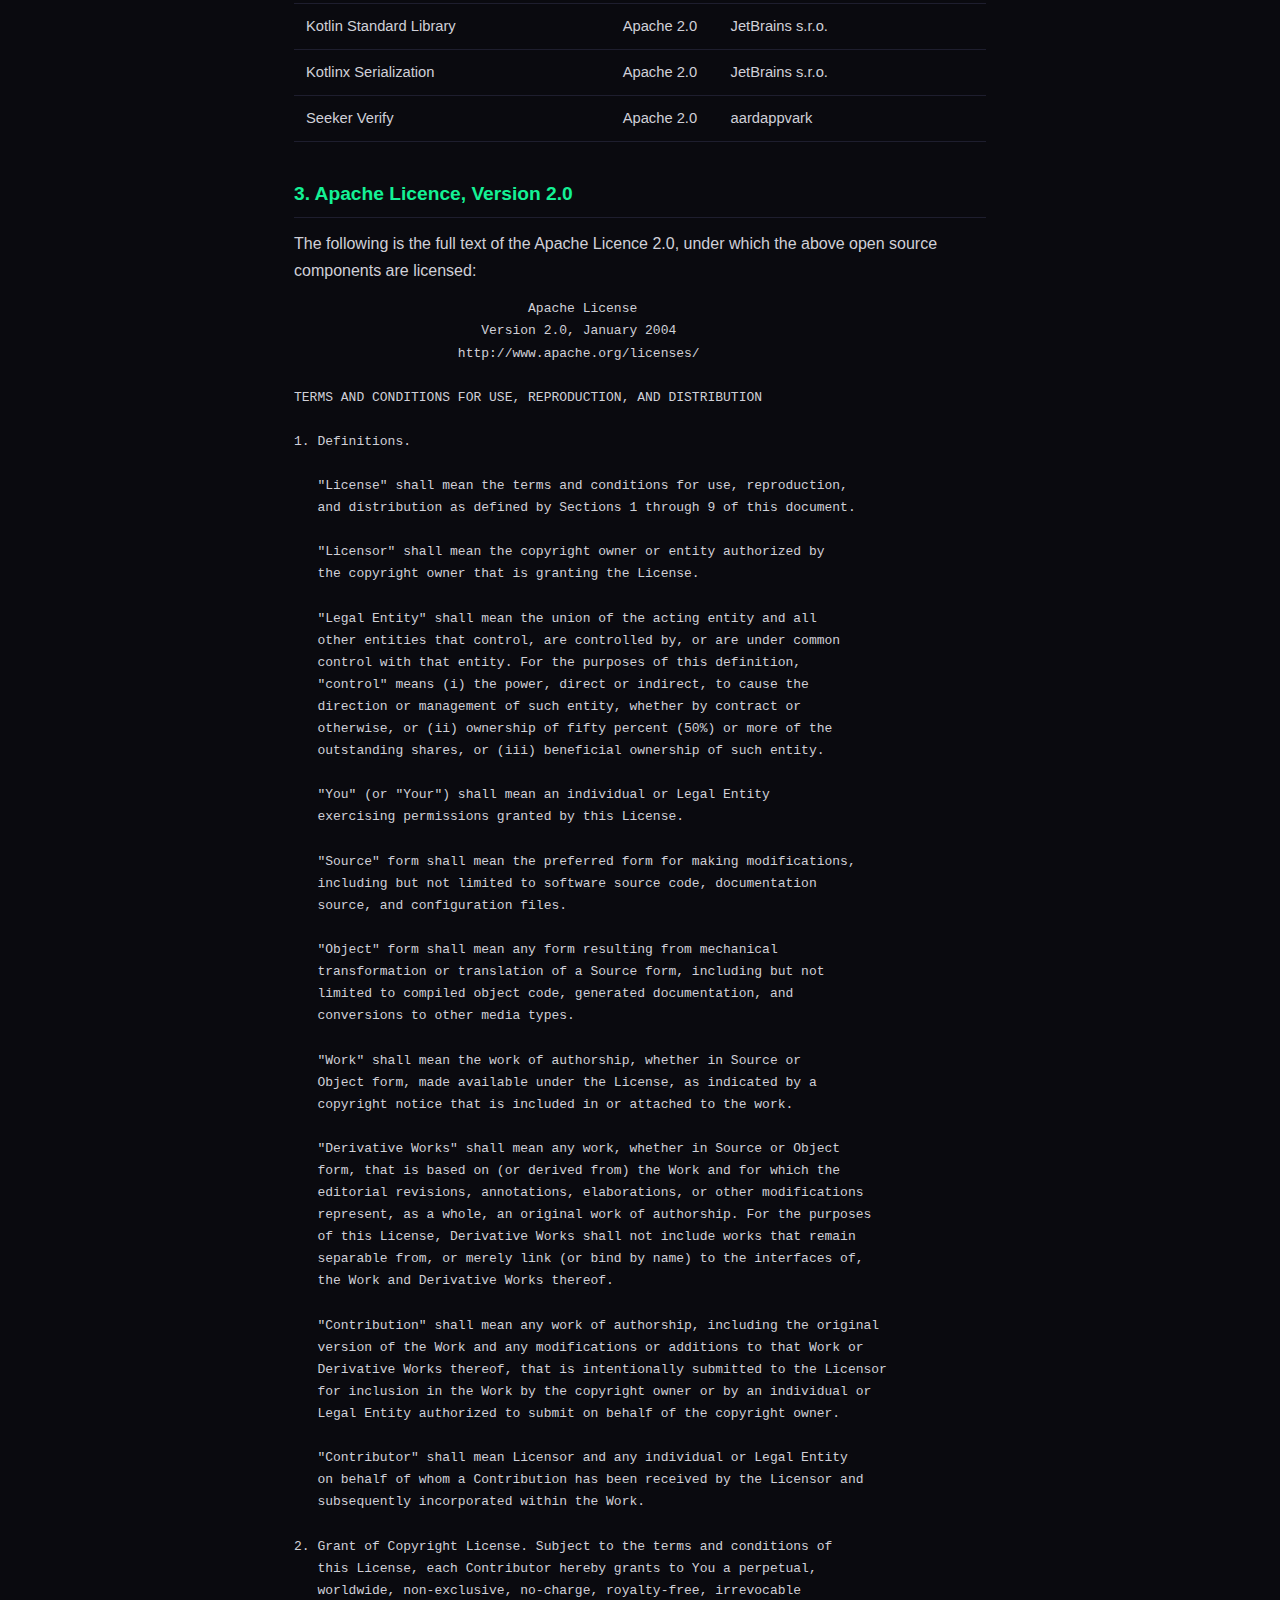
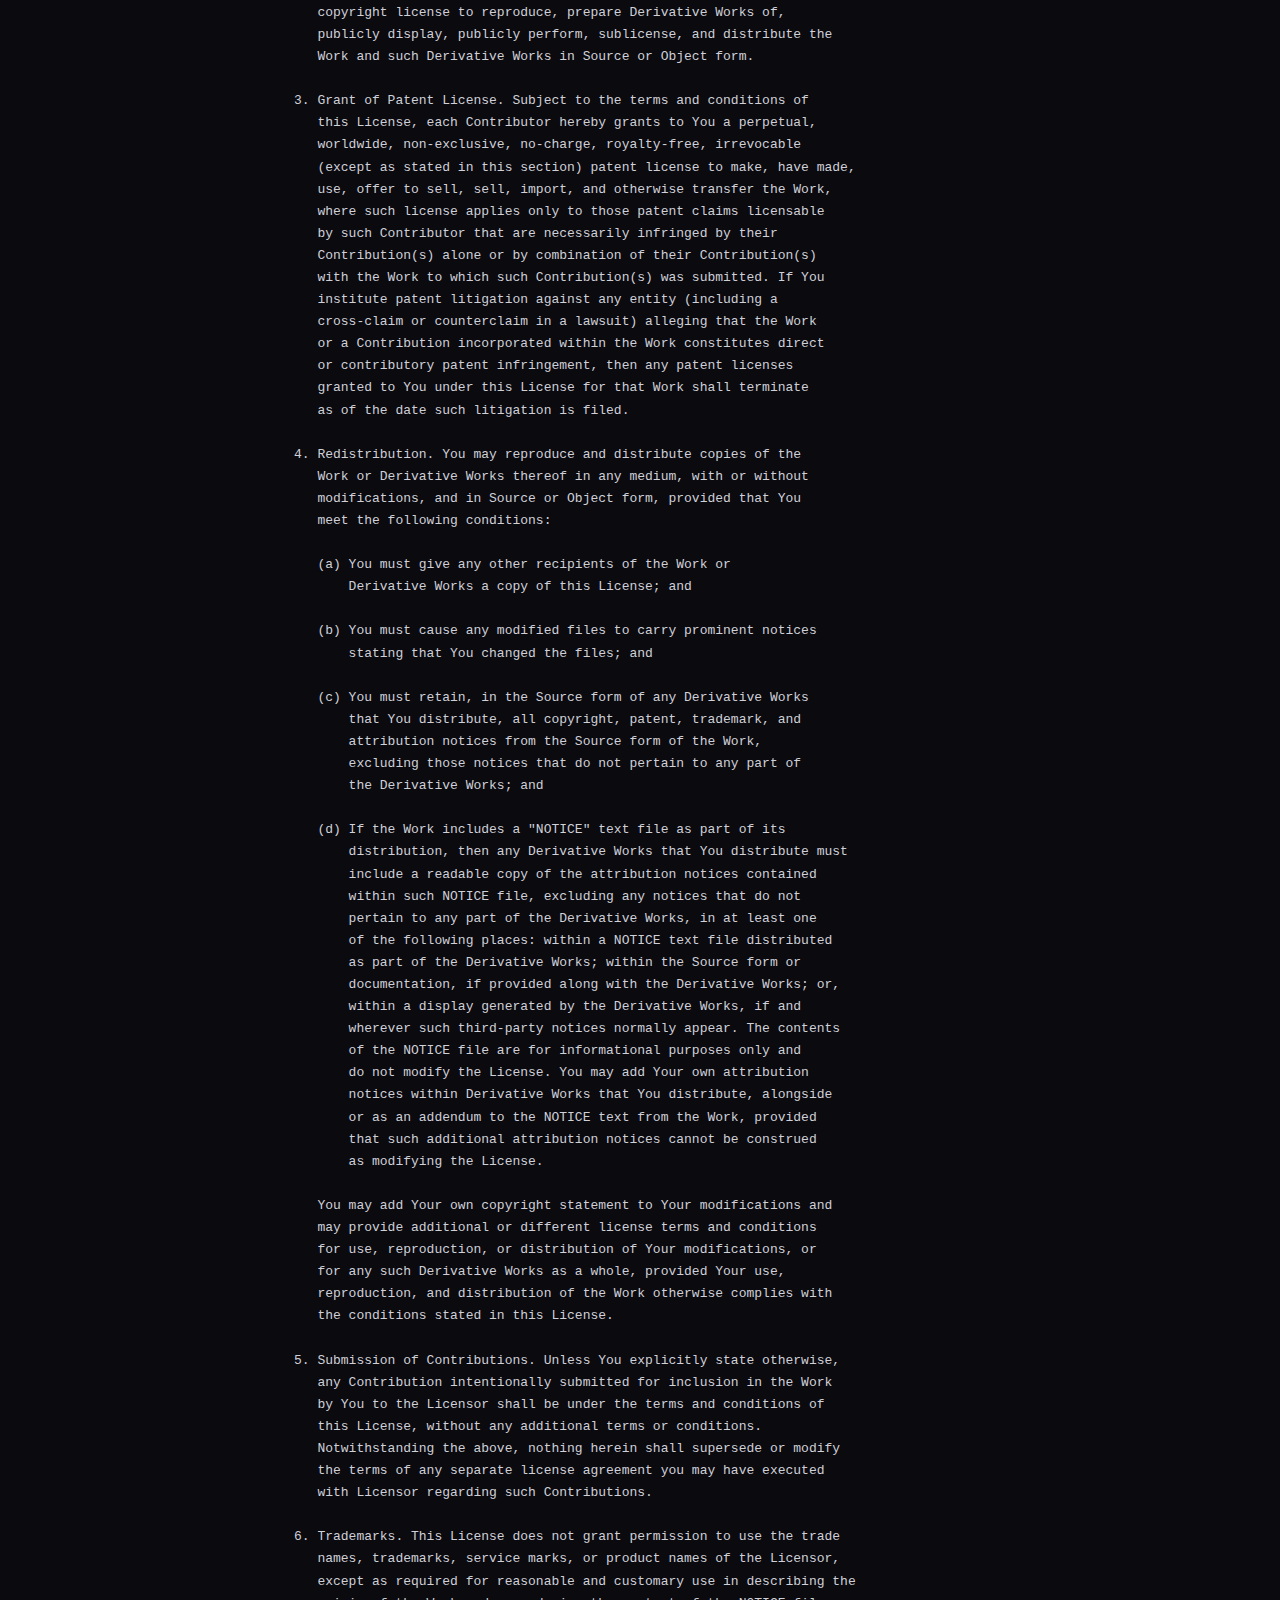
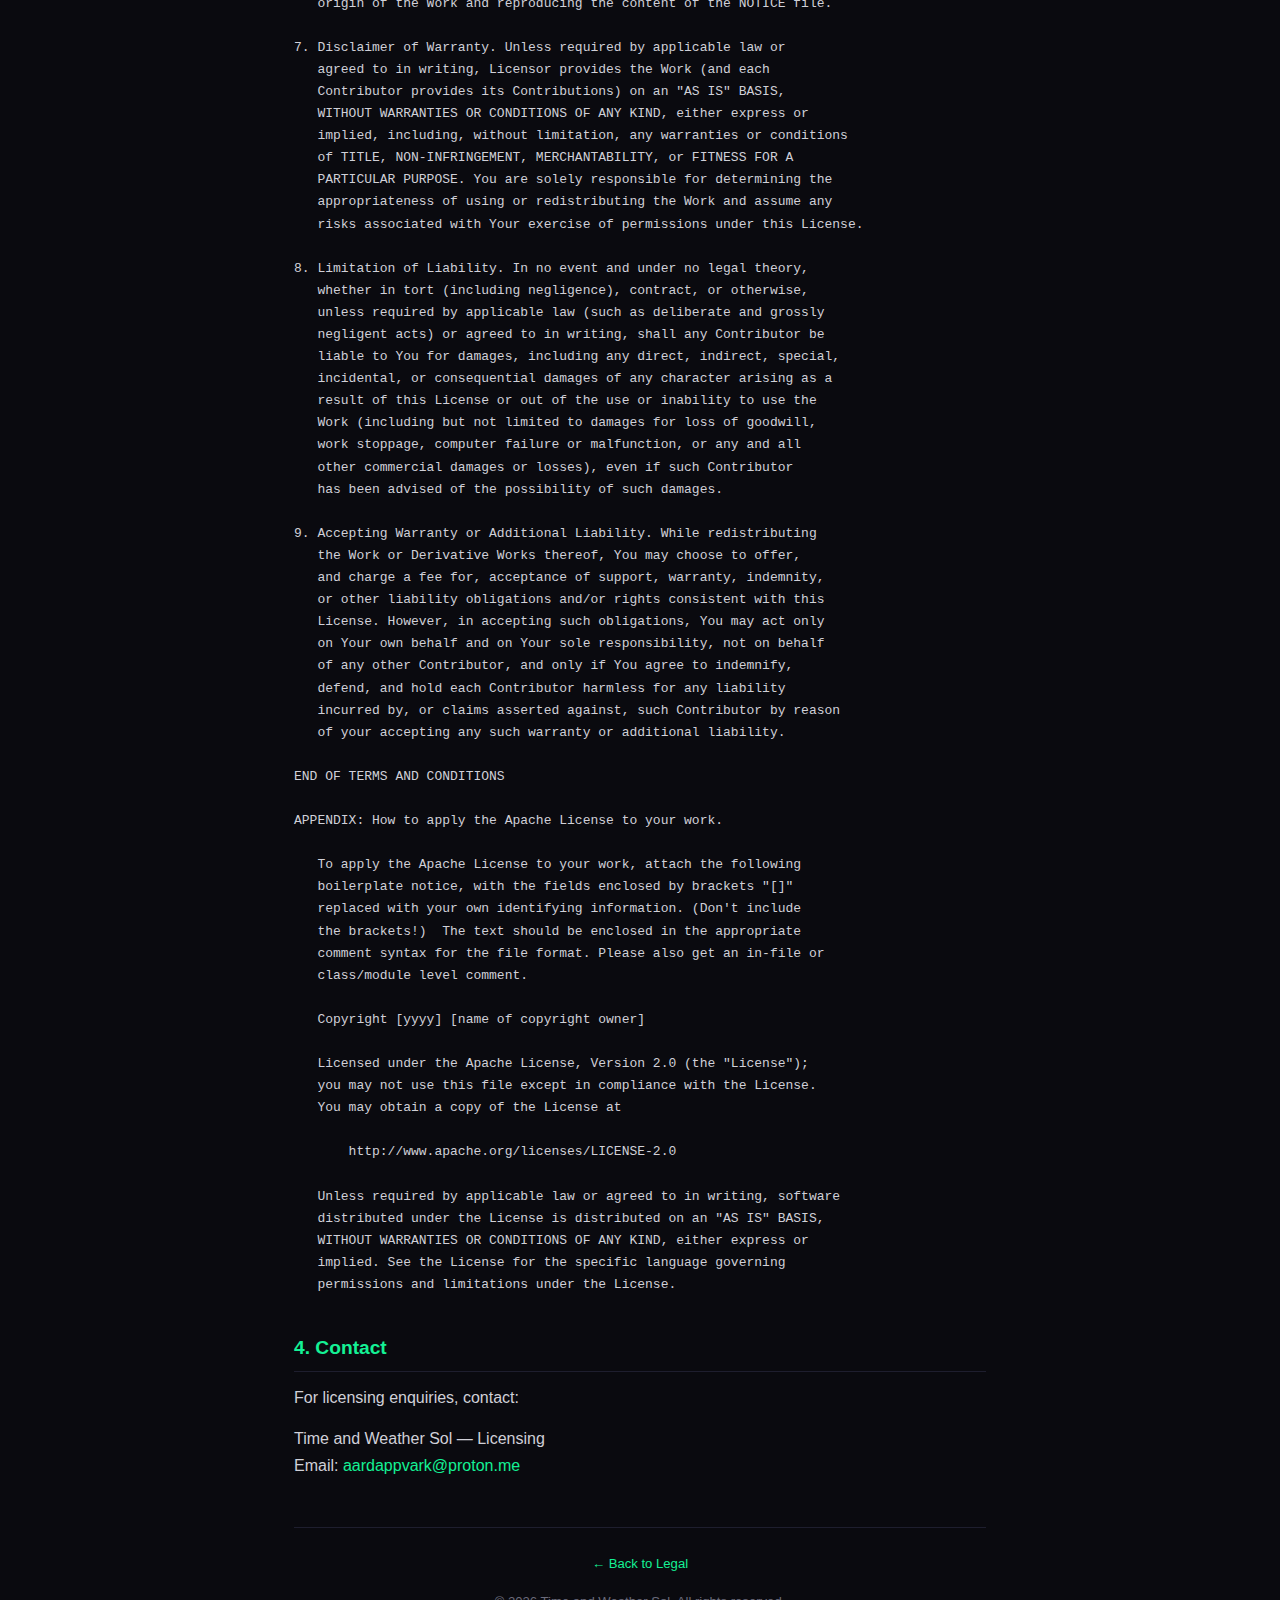
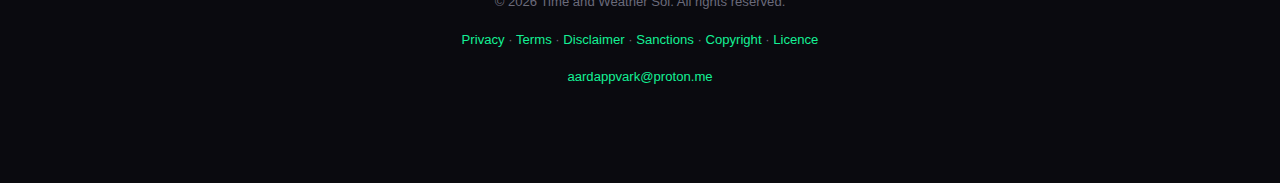
<file: docs/license.html>
<!DOCTYPE html>
<html lang="en">
<head>
<meta charset="UTF-8">
<meta name="viewport" content="width=device-width, initial-scale=1.0">
<title>Licence &mdash; Time and Weather Sol</title>
<meta name="description" content="Software license and open source component attributions for Time and Weather Sol.">
<link rel="stylesheet" href="style.css">
</head>
<body>
<div class="container">
<a class="back" href="index.html">&larr; Back to Legal</a>

<h1>License</h1>
<span class="updated">Effective date: 17 February 2026 &middot; Last updated: 17 February 2026 &middot; Version 1.0</span>

<h2>1. Application Licence (Proprietary)</h2>
<p>&copy; 2026 Time and Weather Sol. All rights reserved.</p>
<p>Time and Weather Sol is proprietary software. Subject to the terms below, you are granted a limited, non-exclusive, non-transferable, revocable licence to use the App as provided through the Solana Seeker dApp Store, solely for your personal, non-commercial use.</p>

<h3>You may:</h3>
<ul>
  <li>Install and use the App on your personal Android device(s)</li>
  <li>Use the App's time display, weather display, widget, and screensaver functionality as intended</li>
  <li>Connect your Solana wallet to the App for informational display purposes</li>
</ul>

<h3>You may not:</h3>
<ul>
  <li>Copy, reproduce, or distribute the App or any part thereof</li>
  <li>Modify, adapt, translate, or create derivative works based on the App</li>
  <li>Reverse-engineer, decompile, disassemble, or attempt to derive the source code</li>
  <li>Sublicence, lease, rent, loan, sell, or commercially exploit the App</li>
  <li>Remove, alter, or obscure any copyright, trademark, or proprietary notices</li>
  <li>Use the App in violation of any applicable law or the <a href="terms.html">Terms of Service</a></li>
  <li>Use the App to scrape, harvest, or redistribute weather or price data for commercial purposes</li>
</ul>

<p>This licence is automatically terminated if you violate any of these restrictions. Upon termination, you must destroy all copies of the App in your possession.</p>

<h2>2. Open Source Components</h2>
<p>Time and Weather Sol incorporates the following open source software components. We gratefully acknowledge the contributions of these projects and their maintainers.</p>

<table>
  <thead>
    <tr>
      <th>Component</th>
      <th>Licence</th>
      <th>Copyright</th>
    </tr>
  </thead>
  <tbody>
    <tr>
      <td>Android Jetpack (androidx.core:core-ktx)</td>
      <td>Apache 2.0</td>
      <td>The Android Open Source Project</td>
    </tr>
    <tr>
      <td>Lifecycle Runtime KTX</td>
      <td>Apache 2.0</td>
      <td>The Android Open Source Project</td>
    </tr>
    <tr>
      <td>Lifecycle ViewModel Compose</td>
      <td>Apache 2.0</td>
      <td>The Android Open Source Project</td>
    </tr>
    <tr>
      <td>Activity Compose</td>
      <td>Apache 2.0</td>
      <td>The Android Open Source Project</td>
    </tr>
    <tr>
      <td>Jetpack Compose UI</td>
      <td>Apache 2.0</td>
      <td>The Android Open Source Project</td>
    </tr>
    <tr>
      <td>Material Design 3</td>
      <td>Apache 2.0</td>
      <td>The Android Open Source Project</td>
    </tr>
    <tr>
      <td>Navigation Compose</td>
      <td>Apache 2.0</td>
      <td>The Android Open Source Project</td>
    </tr>
    <tr>
      <td>WorkManager</td>
      <td>Apache 2.0</td>
      <td>The Android Open Source Project</td>
    </tr>
    <tr>
      <td>Android Security Crypto</td>
      <td>Apache 2.0</td>
      <td>The Android Open Source Project</td>
    </tr>
    <tr>
      <td>Solana Mobile Wallet Adapter</td>
      <td>Apache 2.0</td>
      <td>Solana Mobile Inc.</td>
    </tr>
    <tr>
      <td>Kotlin Coroutines</td>
      <td>Apache 2.0</td>
      <td>JetBrains s.r.o.</td>
    </tr>
    <tr>
      <td>Kotlin Standard Library</td>
      <td>Apache 2.0</td>
      <td>JetBrains s.r.o.</td>
    </tr>
    <tr>
      <td>Kotlinx Serialization</td>
      <td>Apache 2.0</td>
      <td>JetBrains s.r.o.</td>
    </tr>
    <tr>
      <td>Seeker Verify</td>
      <td>Apache 2.0</td>
      <td>aardappvark</td>
    </tr>
  </tbody>
</table>

<h2>3. Apache Licence, Version 2.0</h2>
<p>The following is the full text of the Apache Licence 2.0, under which the above open source components are licensed:</p>

<pre>
                              Apache License
                        Version 2.0, January 2004
                     http://www.apache.org/licenses/

TERMS AND CONDITIONS FOR USE, REPRODUCTION, AND DISTRIBUTION

1. Definitions.

   "License" shall mean the terms and conditions for use, reproduction,
   and distribution as defined by Sections 1 through 9 of this document.

   "Licensor" shall mean the copyright owner or entity authorized by
   the copyright owner that is granting the License.

   "Legal Entity" shall mean the union of the acting entity and all
   other entities that control, are controlled by, or are under common
   control with that entity. For the purposes of this definition,
   "control" means (i) the power, direct or indirect, to cause the
   direction or management of such entity, whether by contract or
   otherwise, or (ii) ownership of fifty percent (50%) or more of the
   outstanding shares, or (iii) beneficial ownership of such entity.

   "You" (or "Your") shall mean an individual or Legal Entity
   exercising permissions granted by this License.

   "Source" form shall mean the preferred form for making modifications,
   including but not limited to software source code, documentation
   source, and configuration files.

   "Object" form shall mean any form resulting from mechanical
   transformation or translation of a Source form, including but not
   limited to compiled object code, generated documentation, and
   conversions to other media types.

   "Work" shall mean the work of authorship, whether in Source or
   Object form, made available under the License, as indicated by a
   copyright notice that is included in or attached to the work.

   "Derivative Works" shall mean any work, whether in Source or Object
   form, that is based on (or derived from) the Work and for which the
   editorial revisions, annotations, elaborations, or other modifications
   represent, as a whole, an original work of authorship. For the purposes
   of this License, Derivative Works shall not include works that remain
   separable from, or merely link (or bind by name) to the interfaces of,
   the Work and Derivative Works thereof.

   "Contribution" shall mean any work of authorship, including the original
   version of the Work and any modifications or additions to that Work or
   Derivative Works thereof, that is intentionally submitted to the Licensor
   for inclusion in the Work by the copyright owner or by an individual or
   Legal Entity authorized to submit on behalf of the copyright owner.

   "Contributor" shall mean Licensor and any individual or Legal Entity
   on behalf of whom a Contribution has been received by the Licensor and
   subsequently incorporated within the Work.

2. Grant of Copyright License. Subject to the terms and conditions of
   this License, each Contributor hereby grants to You a perpetual,
   worldwide, non-exclusive, no-charge, royalty-free, irrevocable
   copyright license to reproduce, prepare Derivative Works of,
   publicly display, publicly perform, sublicense, and distribute the
   Work and such Derivative Works in Source or Object form.

3. Grant of Patent License. Subject to the terms and conditions of
   this License, each Contributor hereby grants to You a perpetual,
   worldwide, non-exclusive, no-charge, royalty-free, irrevocable
   (except as stated in this section) patent license to make, have made,
   use, offer to sell, sell, import, and otherwise transfer the Work,
   where such license applies only to those patent claims licensable
   by such Contributor that are necessarily infringed by their
   Contribution(s) alone or by combination of their Contribution(s)
   with the Work to which such Contribution(s) was submitted. If You
   institute patent litigation against any entity (including a
   cross-claim or counterclaim in a lawsuit) alleging that the Work
   or a Contribution incorporated within the Work constitutes direct
   or contributory patent infringement, then any patent licenses
   granted to You under this License for that Work shall terminate
   as of the date such litigation is filed.

4. Redistribution. You may reproduce and distribute copies of the
   Work or Derivative Works thereof in any medium, with or without
   modifications, and in Source or Object form, provided that You
   meet the following conditions:

   (a) You must give any other recipients of the Work or
       Derivative Works a copy of this License; and

   (b) You must cause any modified files to carry prominent notices
       stating that You changed the files; and

   (c) You must retain, in the Source form of any Derivative Works
       that You distribute, all copyright, patent, trademark, and
       attribution notices from the Source form of the Work,
       excluding those notices that do not pertain to any part of
       the Derivative Works; and

   (d) If the Work includes a "NOTICE" text file as part of its
       distribution, then any Derivative Works that You distribute must
       include a readable copy of the attribution notices contained
       within such NOTICE file, excluding any notices that do not
       pertain to any part of the Derivative Works, in at least one
       of the following places: within a NOTICE text file distributed
       as part of the Derivative Works; within the Source form or
       documentation, if provided along with the Derivative Works; or,
       within a display generated by the Derivative Works, if and
       wherever such third-party notices normally appear. The contents
       of the NOTICE file are for informational purposes only and
       do not modify the License. You may add Your own attribution
       notices within Derivative Works that You distribute, alongside
       or as an addendum to the NOTICE text from the Work, provided
       that such additional attribution notices cannot be construed
       as modifying the License.

   You may add Your own copyright statement to Your modifications and
   may provide additional or different license terms and conditions
   for use, reproduction, or distribution of Your modifications, or
   for any such Derivative Works as a whole, provided Your use,
   reproduction, and distribution of the Work otherwise complies with
   the conditions stated in this License.

5. Submission of Contributions. Unless You explicitly state otherwise,
   any Contribution intentionally submitted for inclusion in the Work
   by You to the Licensor shall be under the terms and conditions of
   this License, without any additional terms or conditions.
   Notwithstanding the above, nothing herein shall supersede or modify
   the terms of any separate license agreement you may have executed
   with Licensor regarding such Contributions.

6. Trademarks. This License does not grant permission to use the trade
   names, trademarks, service marks, or product names of the Licensor,
   except as required for reasonable and customary use in describing the
   origin of the Work and reproducing the content of the NOTICE file.

7. Disclaimer of Warranty. Unless required by applicable law or
   agreed to in writing, Licensor provides the Work (and each
   Contributor provides its Contributions) on an "AS IS" BASIS,
   WITHOUT WARRANTIES OR CONDITIONS OF ANY KIND, either express or
   implied, including, without limitation, any warranties or conditions
   of TITLE, NON-INFRINGEMENT, MERCHANTABILITY, or FITNESS FOR A
   PARTICULAR PURPOSE. You are solely responsible for determining the
   appropriateness of using or redistributing the Work and assume any
   risks associated with Your exercise of permissions under this License.

8. Limitation of Liability. In no event and under no legal theory,
   whether in tort (including negligence), contract, or otherwise,
   unless required by applicable law (such as deliberate and grossly
   negligent acts) or agreed to in writing, shall any Contributor be
   liable to You for damages, including any direct, indirect, special,
   incidental, or consequential damages of any character arising as a
   result of this License or out of the use or inability to use the
   Work (including but not limited to damages for loss of goodwill,
   work stoppage, computer failure or malfunction, or any and all
   other commercial damages or losses), even if such Contributor
   has been advised of the possibility of such damages.

9. Accepting Warranty or Additional Liability. While redistributing
   the Work or Derivative Works thereof, You may choose to offer,
   and charge a fee for, acceptance of support, warranty, indemnity,
   or other liability obligations and/or rights consistent with this
   License. However, in accepting such obligations, You may act only
   on Your own behalf and on Your sole responsibility, not on behalf
   of any other Contributor, and only if You agree to indemnify,
   defend, and hold each Contributor harmless for any liability
   incurred by, or claims asserted against, such Contributor by reason
   of your accepting any such warranty or additional liability.

END OF TERMS AND CONDITIONS

APPENDIX: How to apply the Apache License to your work.

   To apply the Apache License to your work, attach the following
   boilerplate notice, with the fields enclosed by brackets "[]"
   replaced with your own identifying information. (Don't include
   the brackets!)  The text should be enclosed in the appropriate
   comment syntax for the file format. Please also get an in-file or
   class/module level comment.

   Copyright [yyyy] [name of copyright owner]

   Licensed under the Apache License, Version 2.0 (the "License");
   you may not use this file except in compliance with the License.
   You may obtain a copy of the License at

       http://www.apache.org/licenses/LICENSE-2.0

   Unless required by applicable law or agreed to in writing, software
   distributed under the License is distributed on an "AS IS" BASIS,
   WITHOUT WARRANTIES OR CONDITIONS OF ANY KIND, either express or
   implied. See the License for the specific language governing
   permissions and limitations under the License.
</pre>

<h2>4. Contact</h2>
<p>For licensing enquiries, contact:</p>
<p>Time and Weather Sol &mdash; Licensing<br>
Email: <a href="mailto:aardappvark@proton.me">aardappvark@proton.me</a></p>

<div class="footer">
  <p><a href="index.html">&larr; Back to Legal</a></p>
  <p>&copy; 2026 Time and Weather Sol. All rights reserved.</p>
  <p><a href="privacy.html">Privacy</a> &middot; <a href="terms.html">Terms</a> &middot; <a href="disclaimer.html">Disclaimer</a> &middot; <a href="sanctions.html">Sanctions</a> &middot; <a href="copyright.html">Copyright</a> &middot; <a href="license.html">Licence</a></p>
  <p><a href="mailto:aardappvark@proton.me">aardappvark@proton.me</a></p>
</div>
</div>
</body>
</html>
</file>
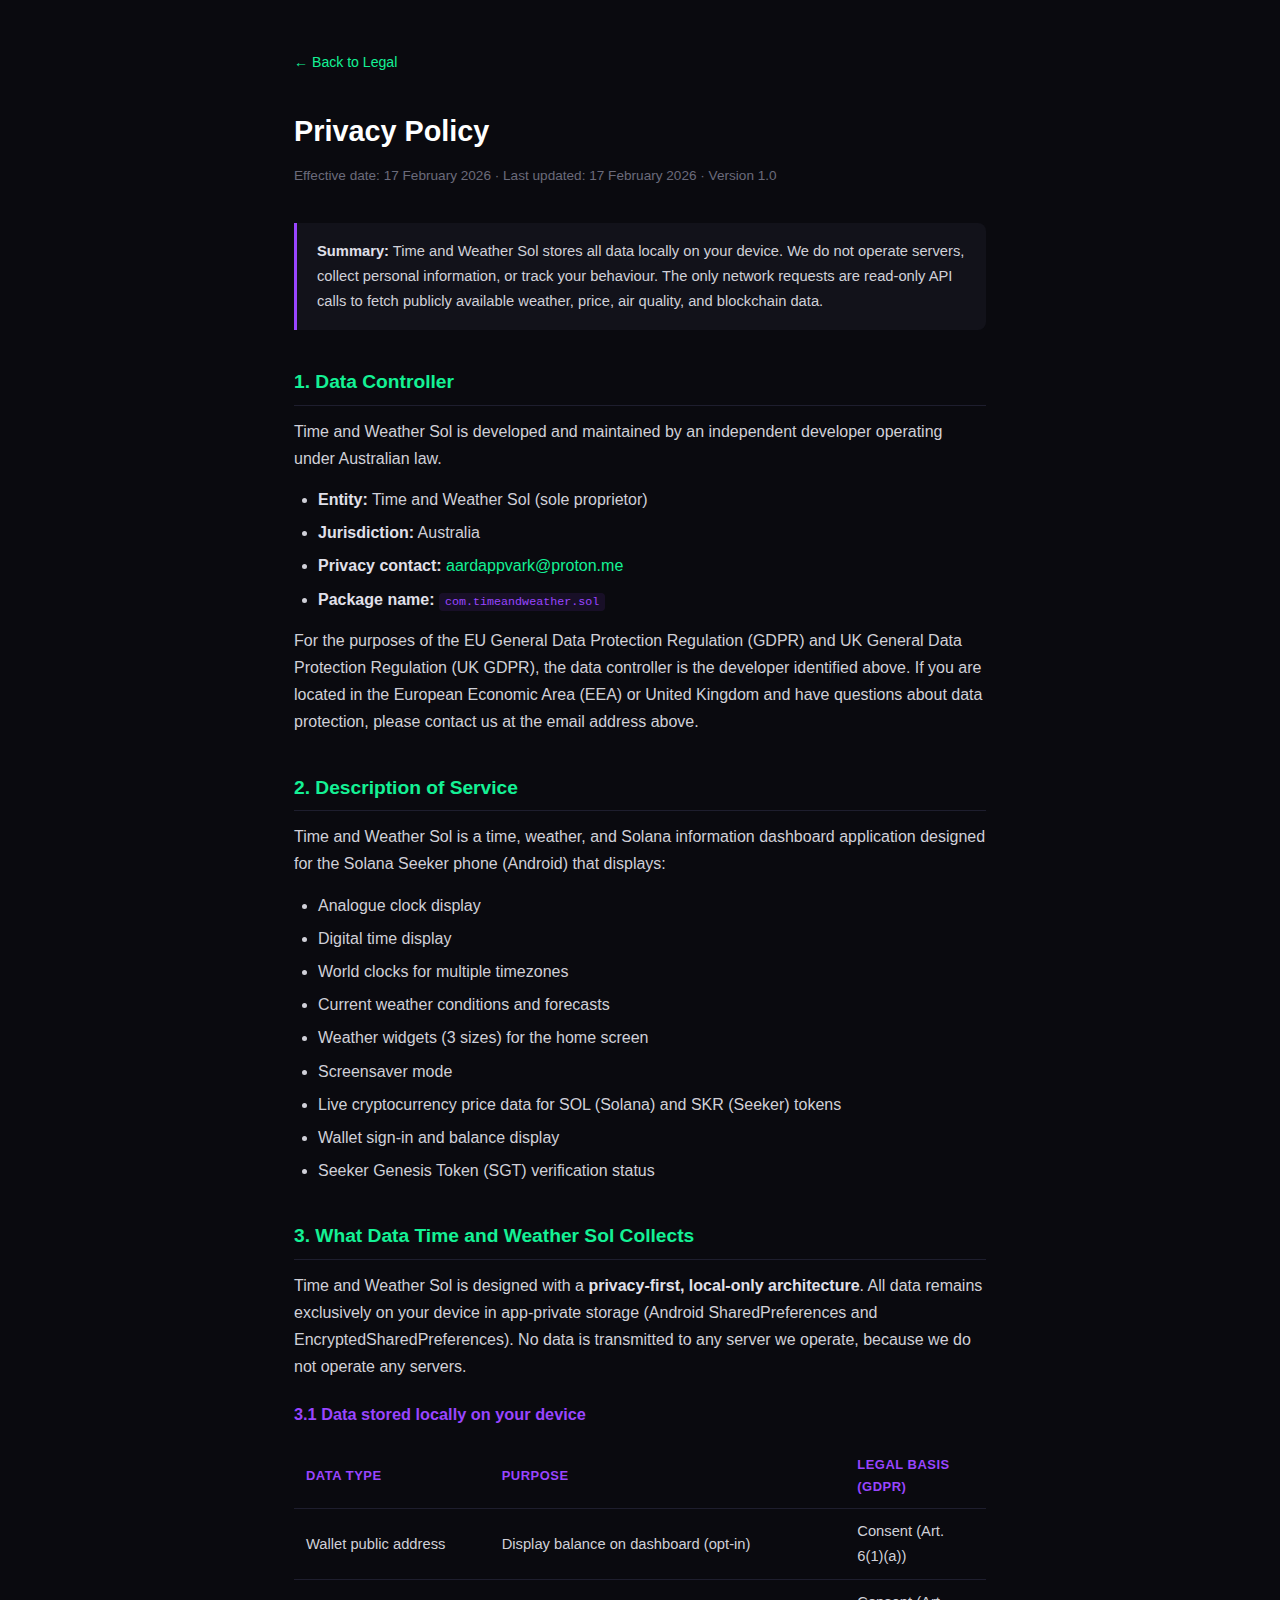
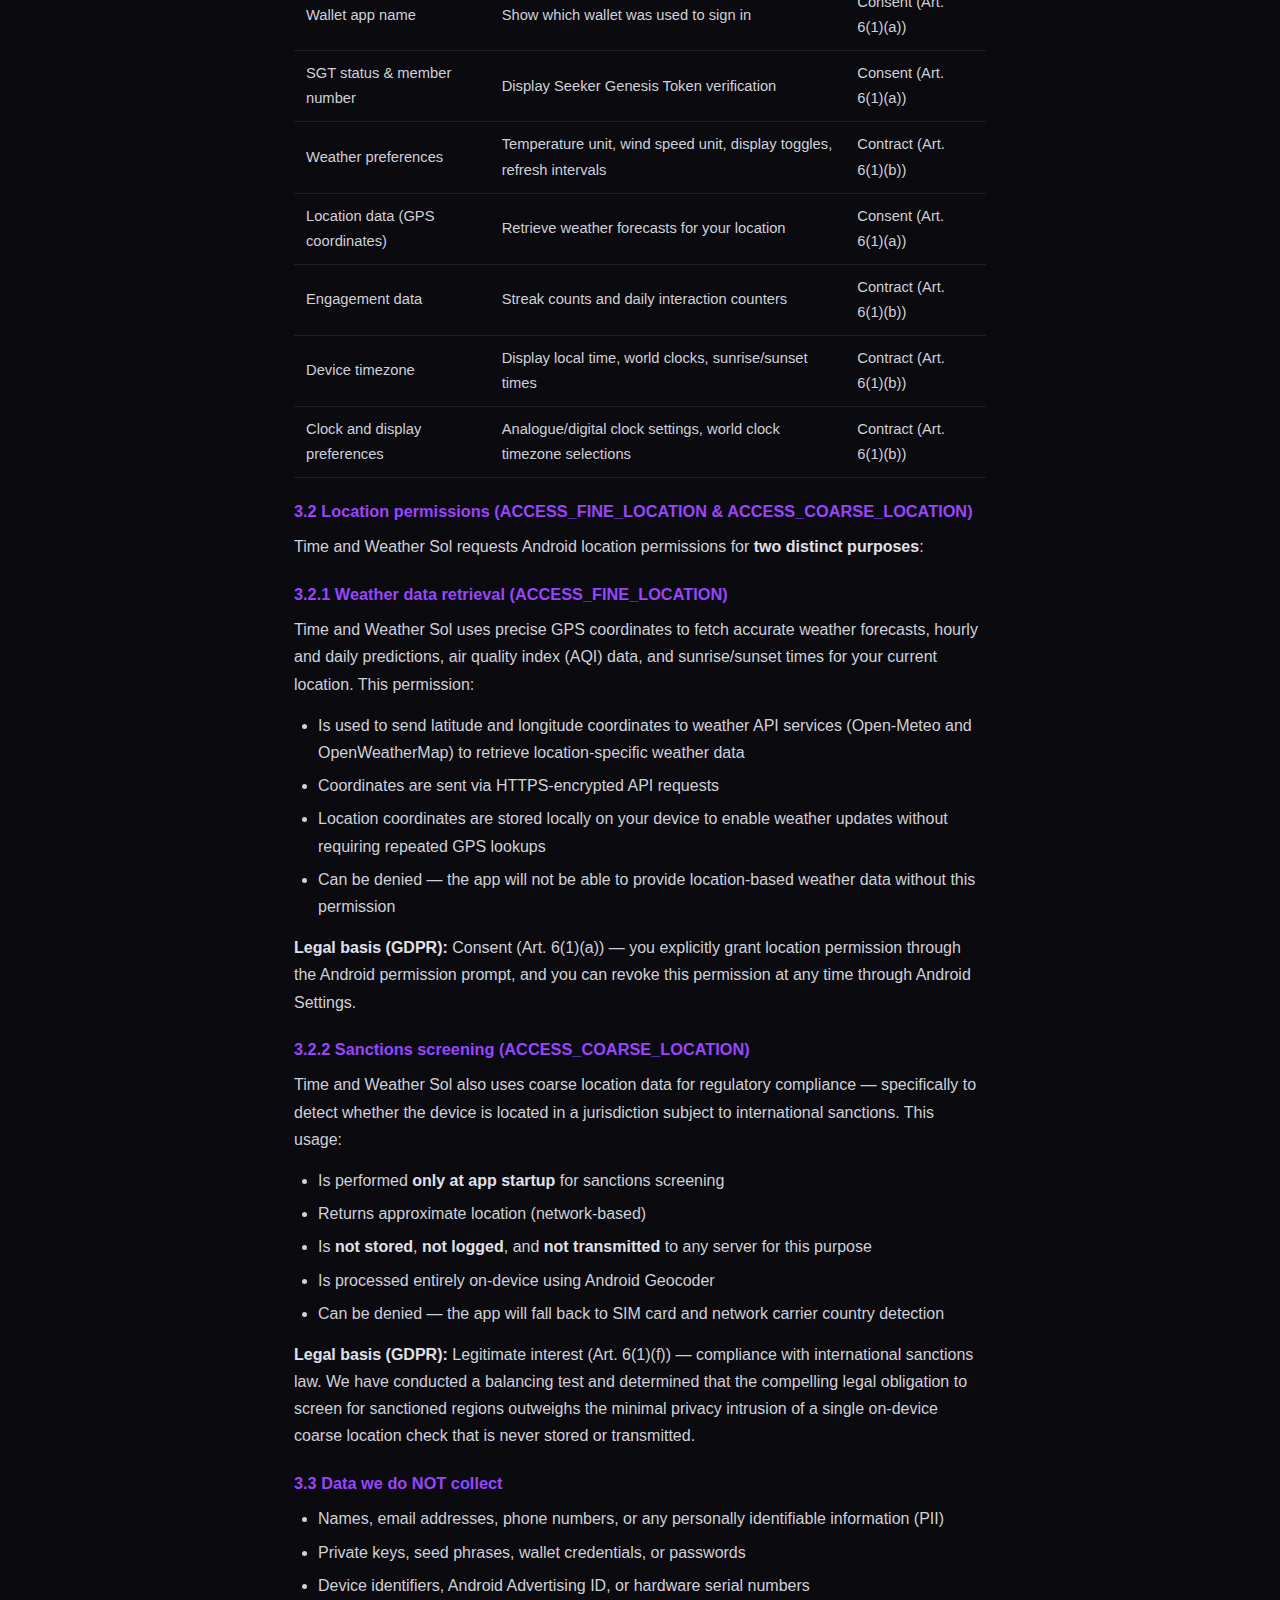
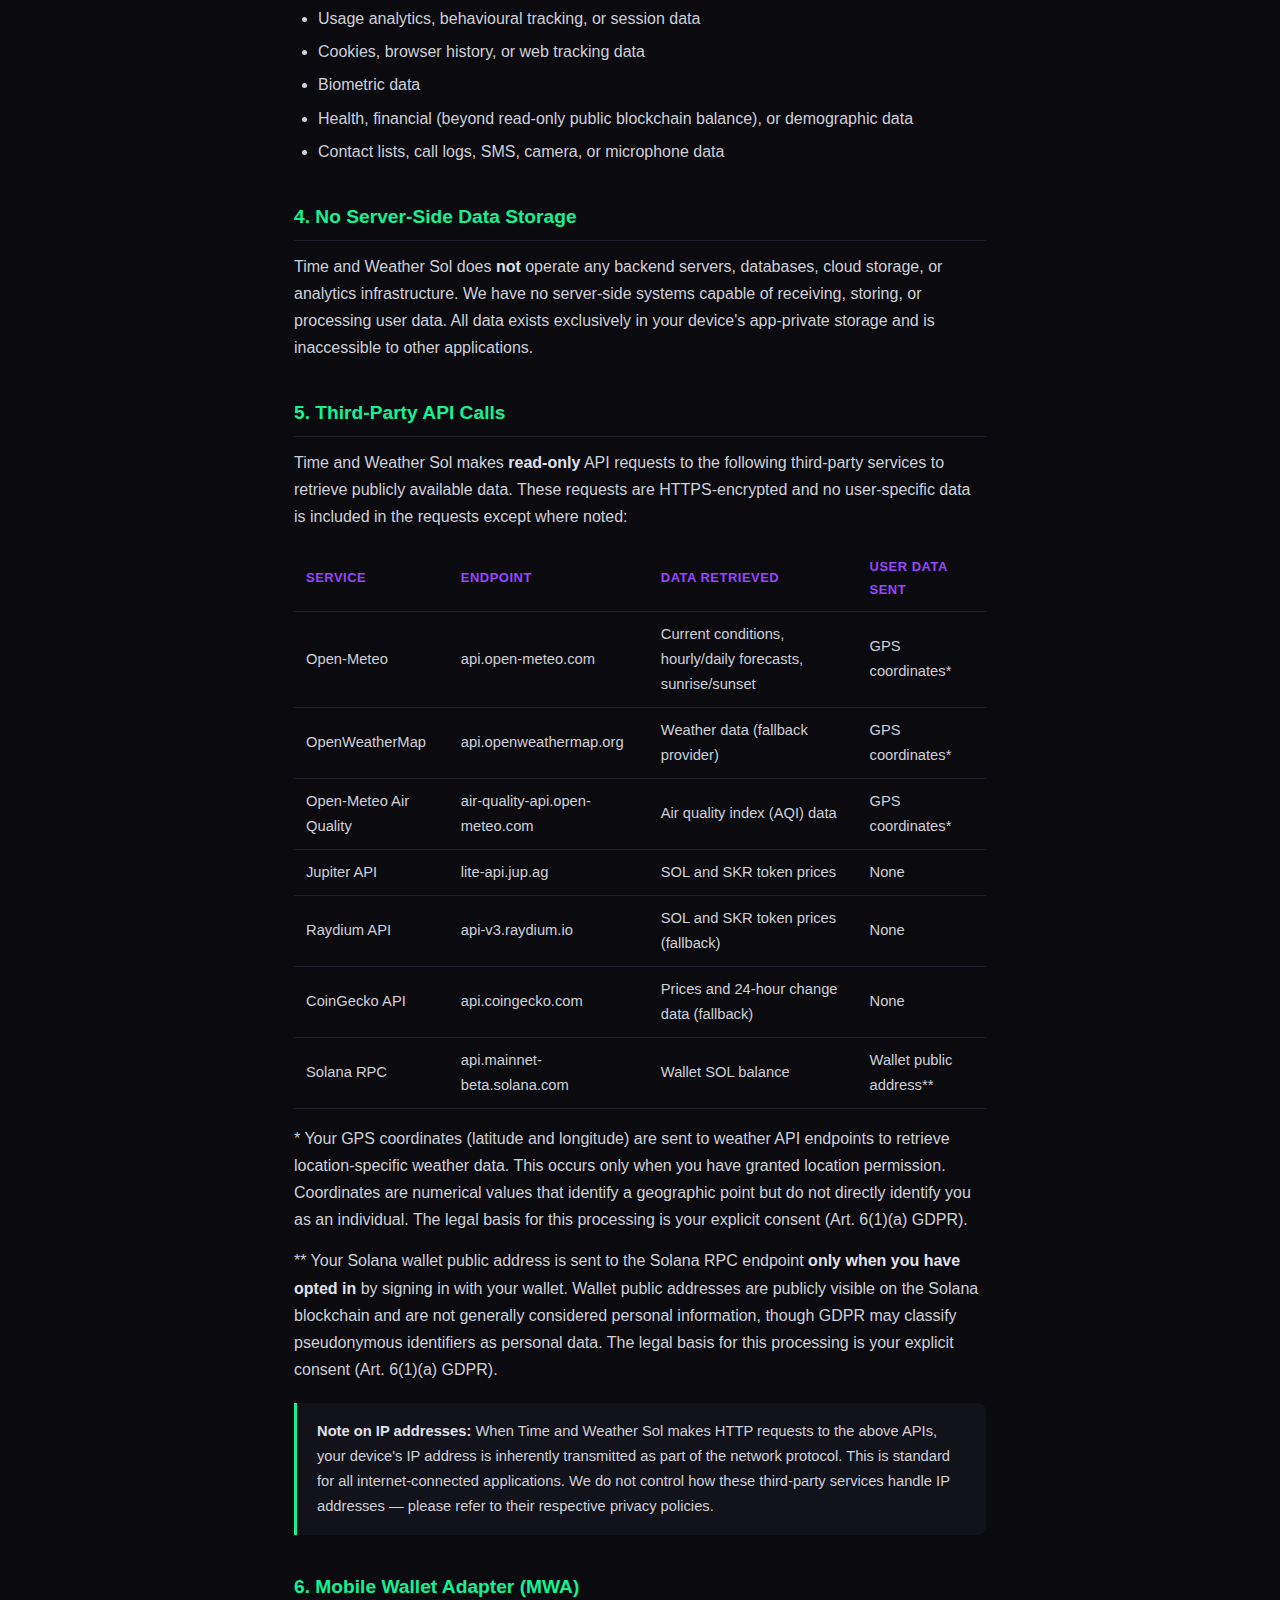
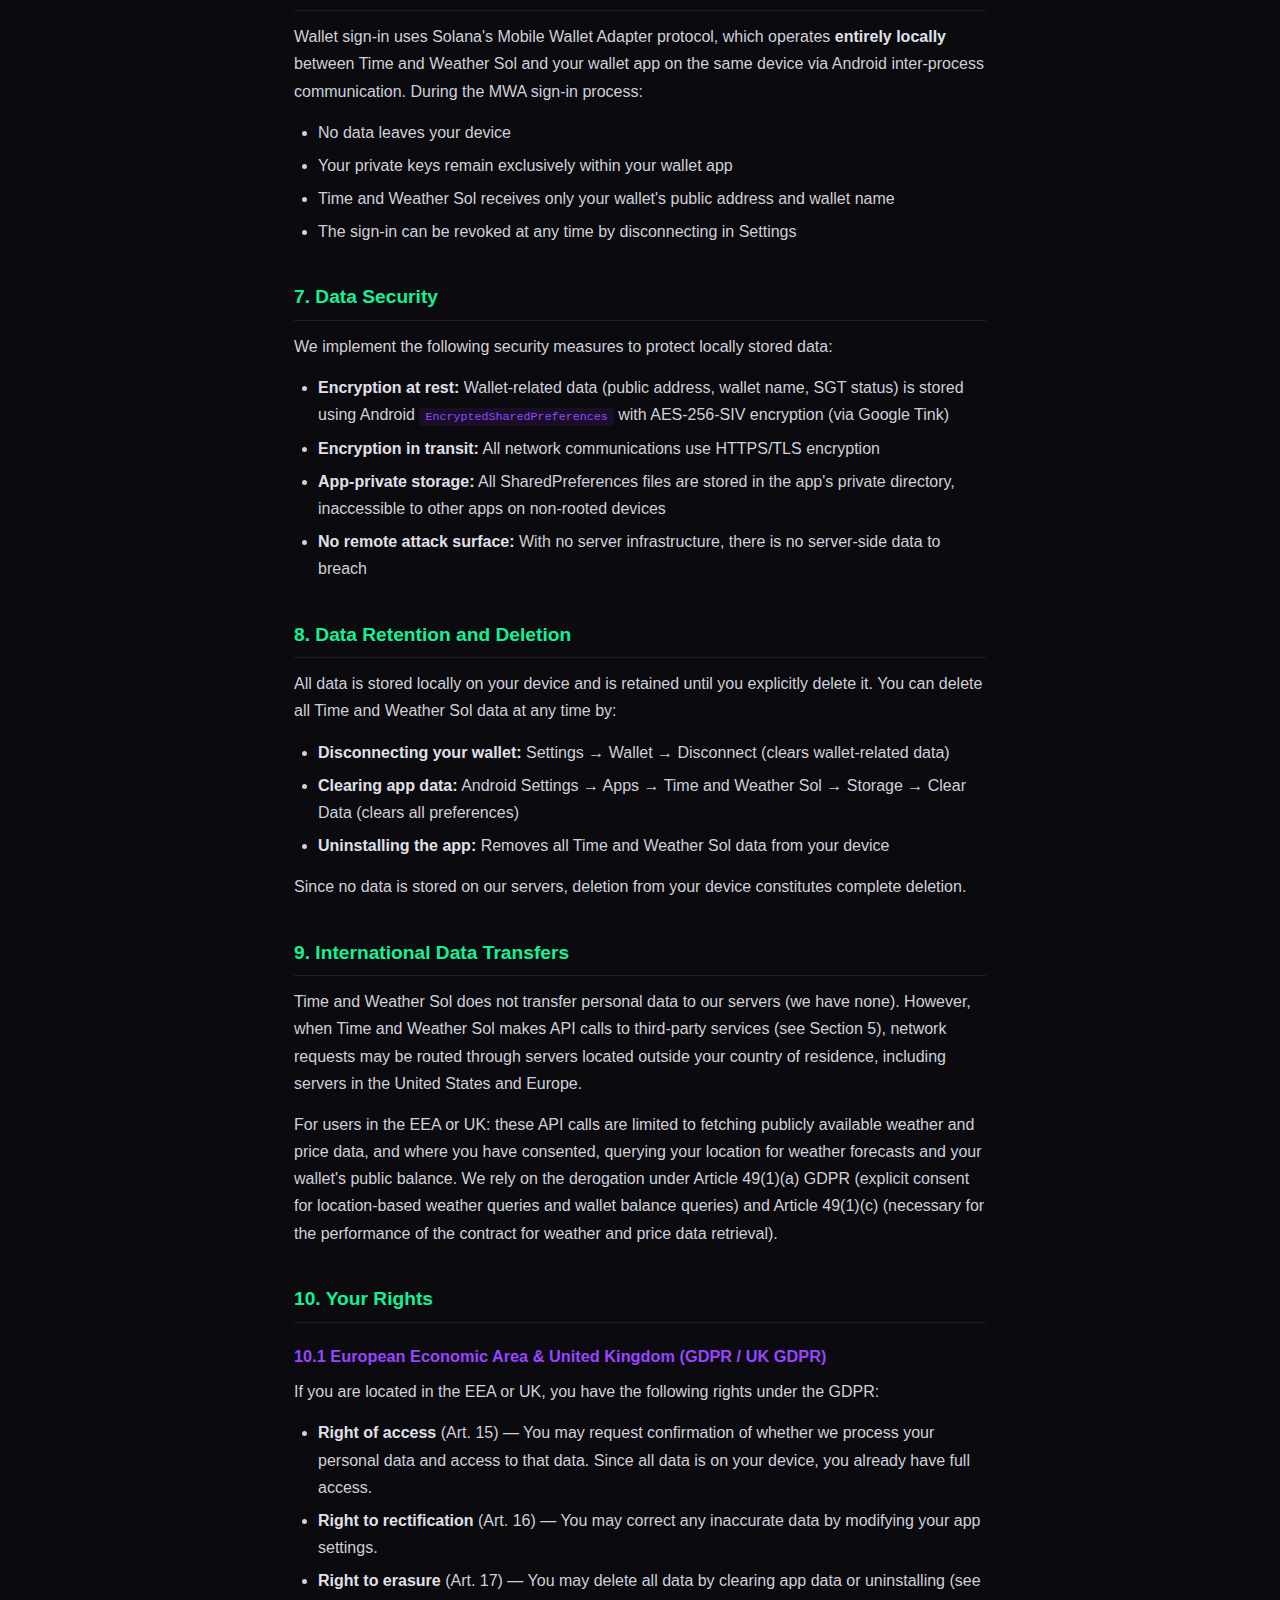
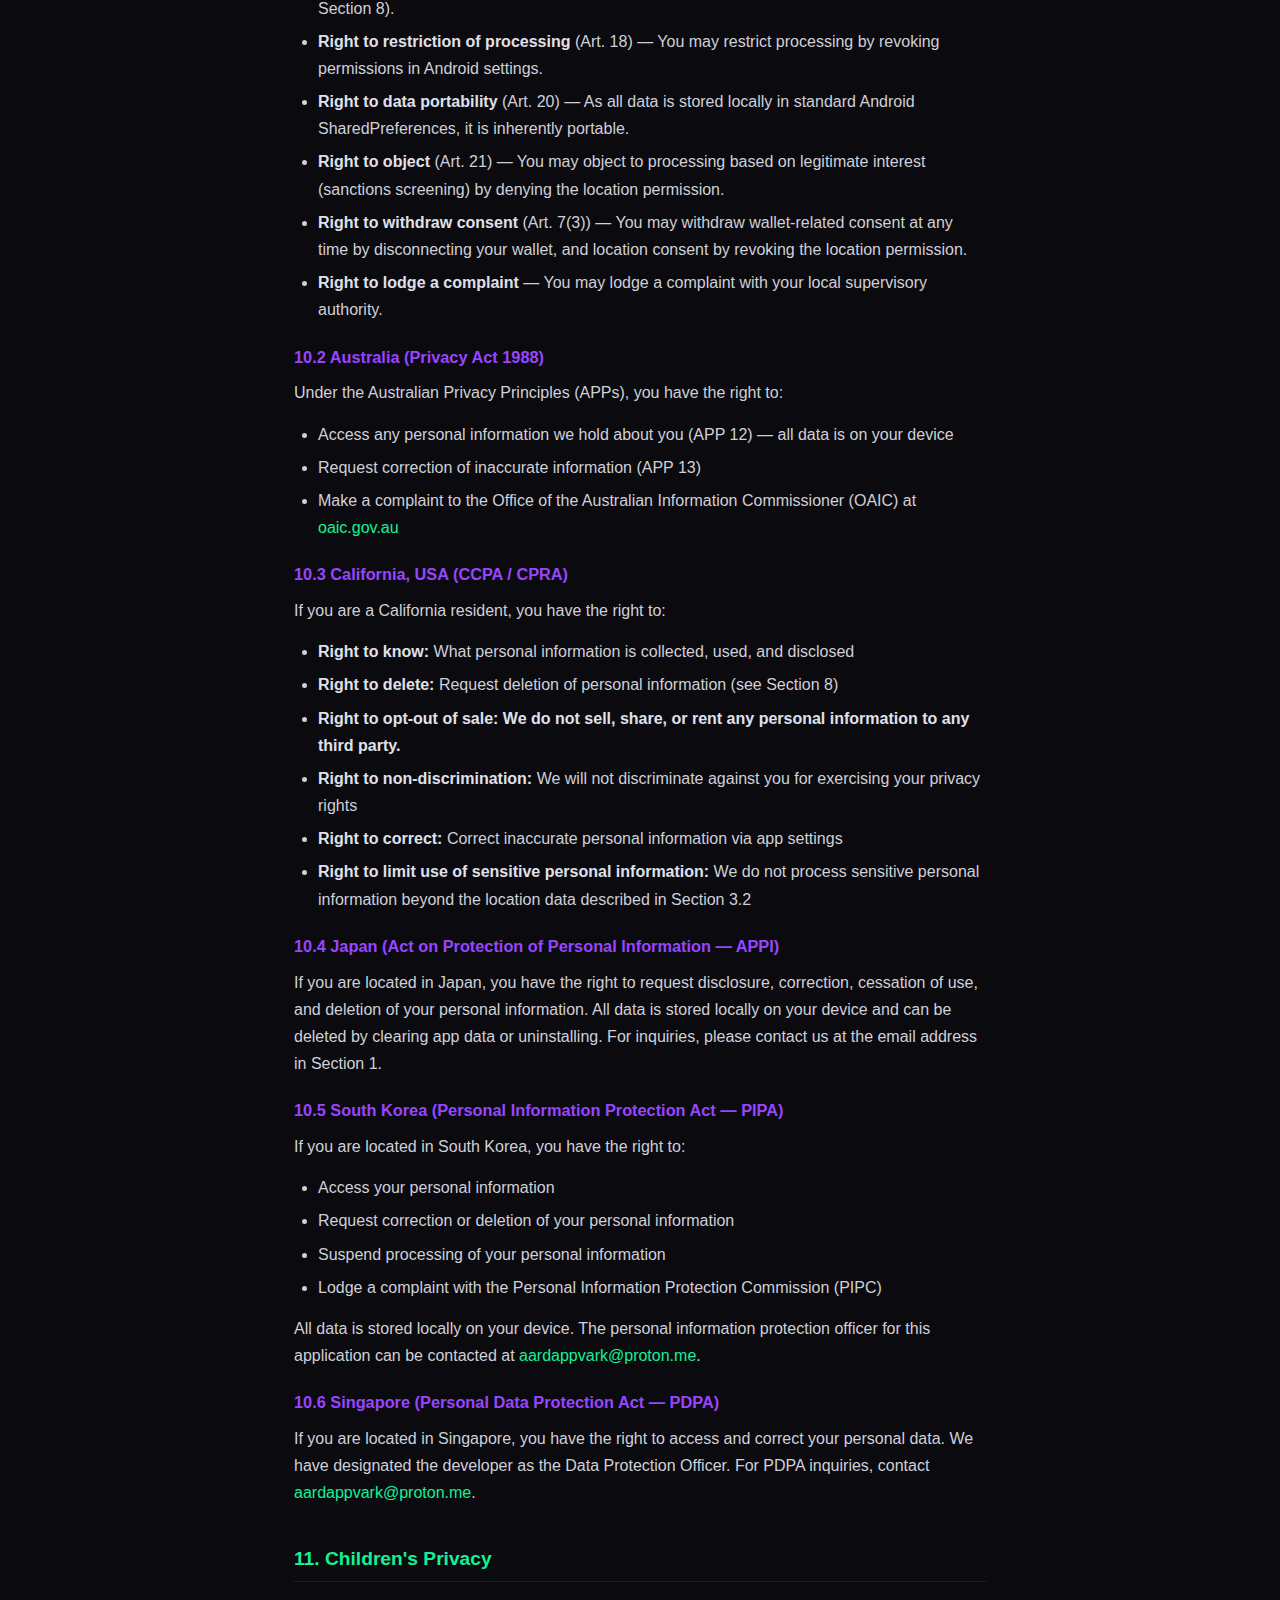
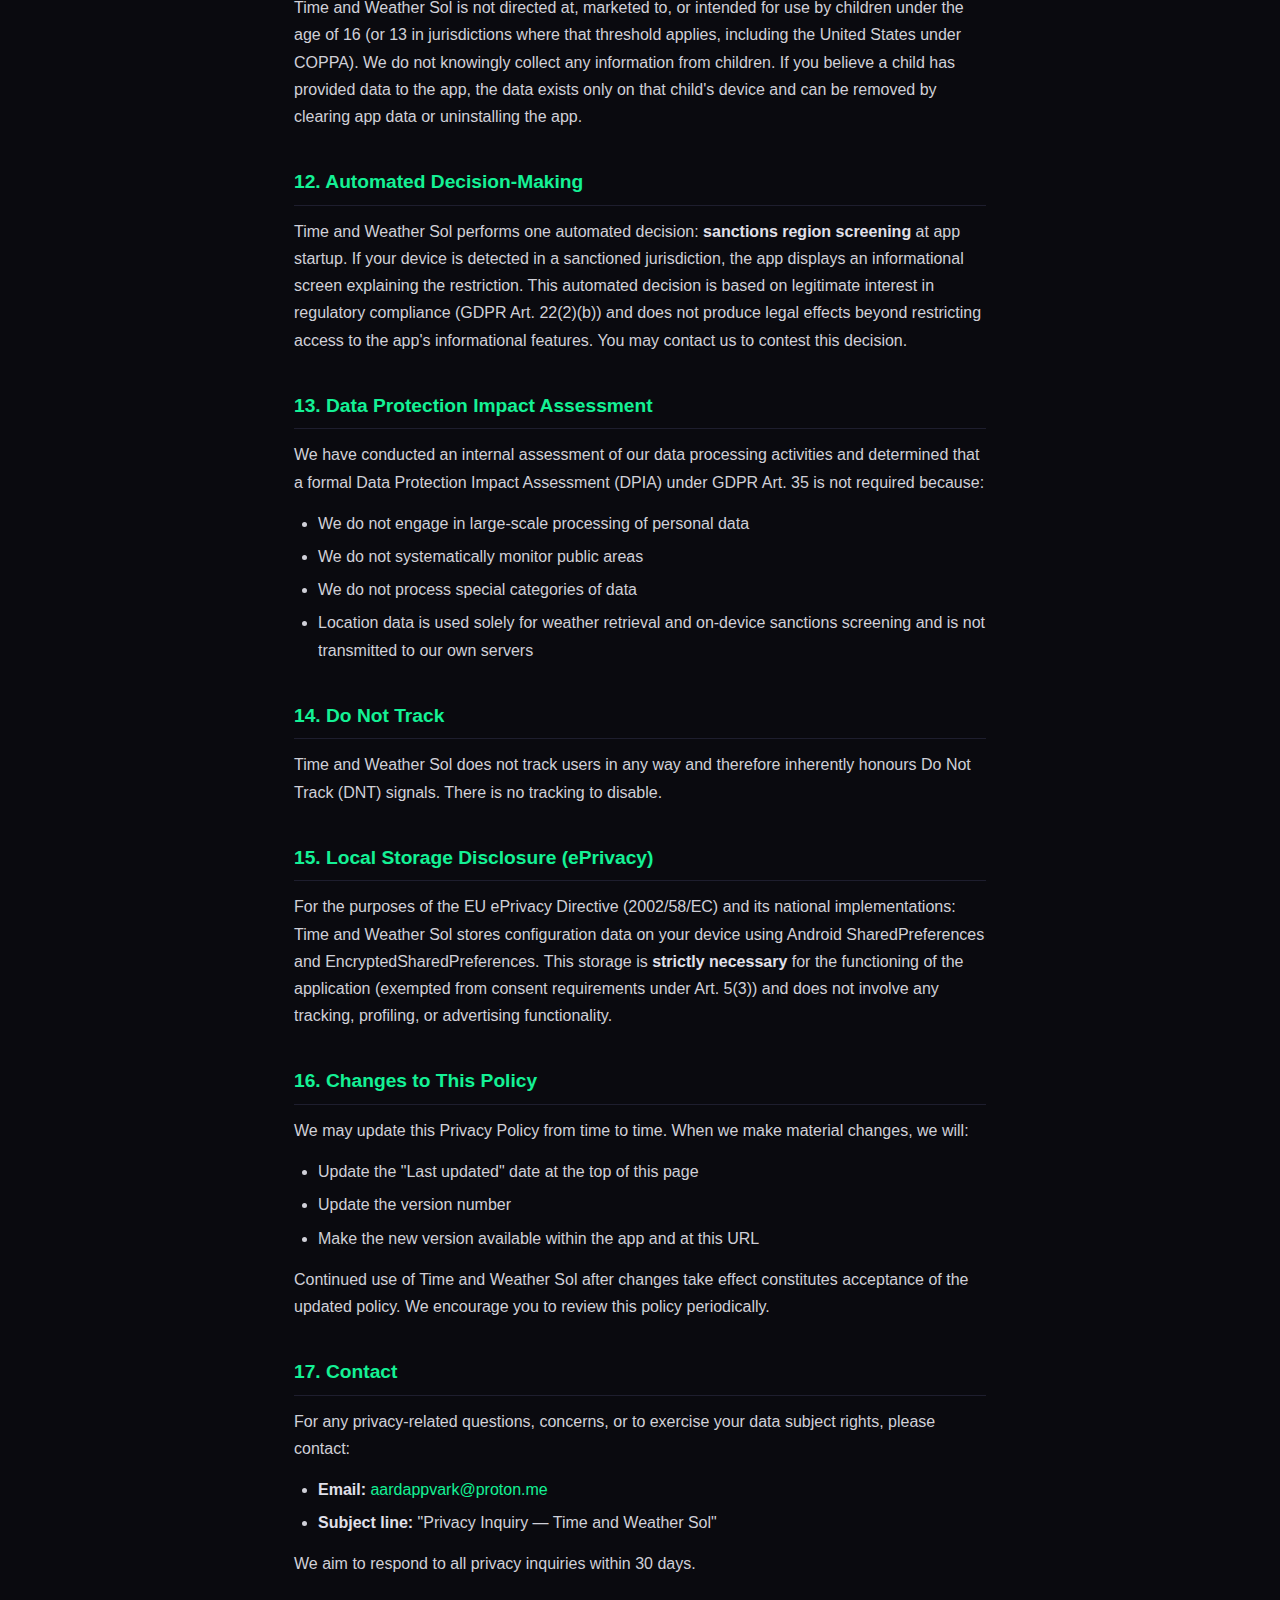
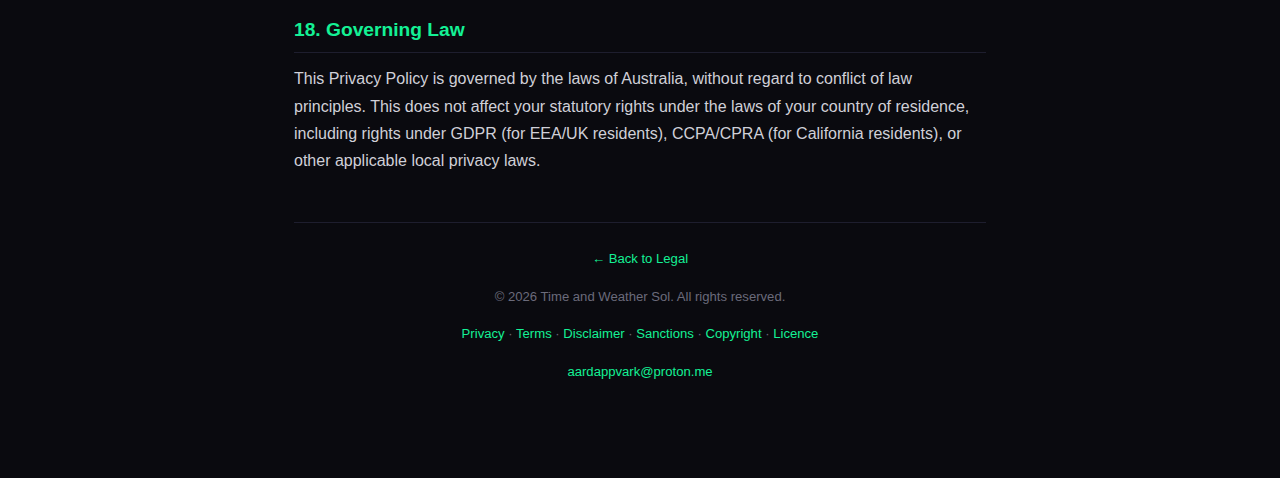
<file: docs/privacy.html>
<!DOCTYPE html>
<html lang="en">
<head>
<meta charset="UTF-8">
<meta name="viewport" content="width=device-width, initial-scale=1.0">
<title>Privacy Policy &mdash; Time and Weather Sol</title>
<meta name="description" content="Time and Weather Sol privacy policy. How we handle your data — compliant with Australian Privacy Act, GDPR, CCPA, APPI, PIPA, and PDPA.">
<link rel="stylesheet" href="style.css">
</head>
<body>
<div class="container">
<a class="back" href="index.html">&larr; Back to Legal</a>

<h1>Privacy Policy</h1>
<span class="updated">Effective date: 17 February 2026 &middot; Last updated: 17 February 2026 &middot; Version 1.0</span>

<div class="callout">
  <strong>Summary:</strong> Time and Weather Sol stores all data locally on your device. We do not operate servers, collect personal information, or track your behaviour. The only network requests are read-only API calls to fetch publicly available weather, price, air quality, and blockchain data.
</div>

<h2>1. Data Controller</h2>
<p>Time and Weather Sol is developed and maintained by an independent developer operating under Australian law.</p>
<ul>
  <li><strong>Entity:</strong> Time and Weather Sol (sole proprietor)</li>
  <li><strong>Jurisdiction:</strong> Australia</li>
  <li><strong>Privacy contact:</strong> <a href="mailto:aardappvark@proton.me">aardappvark@proton.me</a></li>
  <li><strong>Package name:</strong> <code>com.timeandweather.sol</code></li>
</ul>
<p>For the purposes of the EU General Data Protection Regulation (GDPR) and UK General Data Protection Regulation (UK GDPR), the data controller is the developer identified above. If you are located in the European Economic Area (EEA) or United Kingdom and have questions about data protection, please contact us at the email address above.</p>

<h2>2. Description of Service</h2>
<p>Time and Weather Sol is a time, weather, and Solana information dashboard application designed for the Solana Seeker phone (Android) that displays:</p>
<ul>
  <li>Analogue clock display</li>
  <li>Digital time display</li>
  <li>World clocks for multiple timezones</li>
  <li>Current weather conditions and forecasts</li>
  <li>Weather widgets (3 sizes) for the home screen</li>
  <li>Screensaver mode</li>
  <li>Live cryptocurrency price data for SOL (Solana) and SKR (Seeker) tokens</li>
  <li>Wallet sign-in and balance display</li>
  <li>Seeker Genesis Token (SGT) verification status</li>
</ul>

<h2>3. What Data Time and Weather Sol Collects</h2>
<p>Time and Weather Sol is designed with a <strong>privacy-first, local-only architecture</strong>. All data remains exclusively on your device in app-private storage (Android SharedPreferences and EncryptedSharedPreferences). No data is transmitted to any server we operate, because we do not operate any servers.</p>

<h3>3.1 Data stored locally on your device</h3>
<table>
  <tr><th>Data type</th><th>Purpose</th><th>Legal basis (GDPR)</th></tr>
  <tr><td>Wallet public address</td><td>Display balance on dashboard (opt-in)</td><td>Consent (Art. 6(1)(a))</td></tr>
  <tr><td>Wallet app name</td><td>Show which wallet was used to sign in</td><td>Consent (Art. 6(1)(a))</td></tr>
  <tr><td>SGT status &amp; member number</td><td>Display Seeker Genesis Token verification</td><td>Consent (Art. 6(1)(a))</td></tr>
  <tr><td>Weather preferences</td><td>Temperature unit, wind speed unit, display toggles, refresh intervals</td><td>Contract (Art. 6(1)(b))</td></tr>
  <tr><td>Location data (GPS coordinates)</td><td>Retrieve weather forecasts for your location</td><td>Consent (Art. 6(1)(a))</td></tr>
  <tr><td>Engagement data</td><td>Streak counts and daily interaction counters</td><td>Contract (Art. 6(1)(b))</td></tr>
  <tr><td>Device timezone</td><td>Display local time, world clocks, sunrise/sunset times</td><td>Contract (Art. 6(1)(b))</td></tr>
  <tr><td>Clock and display preferences</td><td>Analogue/digital clock settings, world clock timezone selections</td><td>Contract (Art. 6(1)(b))</td></tr>
</table>

<h3>3.2 Location permissions (ACCESS_FINE_LOCATION &amp; ACCESS_COARSE_LOCATION)</h3>
<p>Time and Weather Sol requests Android location permissions for <strong>two distinct purposes</strong>:</p>

<h3>3.2.1 Weather data retrieval (ACCESS_FINE_LOCATION)</h3>
<p>Time and Weather Sol uses precise GPS coordinates to fetch accurate weather forecasts, hourly and daily predictions, air quality index (AQI) data, and sunrise/sunset times for your current location. This permission:</p>
<ul>
  <li>Is used to send latitude and longitude coordinates to weather API services (Open-Meteo and OpenWeatherMap) to retrieve location-specific weather data</li>
  <li>Coordinates are sent via HTTPS-encrypted API requests</li>
  <li>Location coordinates are stored locally on your device to enable weather updates without requiring repeated GPS lookups</li>
  <li>Can be denied &mdash; the app will not be able to provide location-based weather data without this permission</li>
</ul>
<p><strong>Legal basis (GDPR):</strong> Consent (Art. 6(1)(a)) &mdash; you explicitly grant location permission through the Android permission prompt, and you can revoke this permission at any time through Android Settings.</p>

<h3>3.2.2 Sanctions screening (ACCESS_COARSE_LOCATION)</h3>
<p>Time and Weather Sol also uses coarse location data for regulatory compliance &mdash; specifically to detect whether the device is located in a jurisdiction subject to international sanctions. This usage:</p>
<ul>
  <li>Is performed <strong>only at app startup</strong> for sanctions screening</li>
  <li>Returns approximate location (network-based)</li>
  <li>Is <strong>not stored</strong>, <strong>not logged</strong>, and <strong>not transmitted</strong> to any server for this purpose</li>
  <li>Is processed entirely on-device using Android Geocoder</li>
  <li>Can be denied &mdash; the app will fall back to SIM card and network carrier country detection</li>
</ul>
<p><strong>Legal basis (GDPR):</strong> Legitimate interest (Art. 6(1)(f)) &mdash; compliance with international sanctions law. We have conducted a balancing test and determined that the compelling legal obligation to screen for sanctioned regions outweighs the minimal privacy intrusion of a single on-device coarse location check that is never stored or transmitted.</p>

<h3>3.3 Data we do NOT collect</h3>
<ul>
  <li>Names, email addresses, phone numbers, or any personally identifiable information (PII)</li>
  <li>Private keys, seed phrases, wallet credentials, or passwords</li>
  <li>Device identifiers, Android Advertising ID, or hardware serial numbers</li>
  <li>Usage analytics, behavioural tracking, or session data</li>
  <li>Cookies, browser history, or web tracking data</li>
  <li>Biometric data</li>
  <li>Health, financial (beyond read-only public blockchain balance), or demographic data</li>
  <li>Contact lists, call logs, SMS, camera, or microphone data</li>
</ul>

<h2>4. No Server-Side Data Storage</h2>
<p>Time and Weather Sol does <strong>not</strong> operate any backend servers, databases, cloud storage, or analytics infrastructure. We have no server-side systems capable of receiving, storing, or processing user data. All data exists exclusively in your device's app-private storage and is inaccessible to other applications.</p>

<h2>5. Third-Party API Calls</h2>
<p>Time and Weather Sol makes <strong>read-only</strong> API requests to the following third-party services to retrieve publicly available data. These requests are HTTPS-encrypted and no user-specific data is included in the requests except where noted:</p>

<table>
  <tr><th>Service</th><th>Endpoint</th><th>Data retrieved</th><th>User data sent</th></tr>
  <tr><td>Open-Meteo</td><td>api.open-meteo.com</td><td>Current conditions, hourly/daily forecasts, sunrise/sunset</td><td>GPS coordinates*</td></tr>
  <tr><td>OpenWeatherMap</td><td>api.openweathermap.org</td><td>Weather data (fallback provider)</td><td>GPS coordinates*</td></tr>
  <tr><td>Open-Meteo Air Quality</td><td>air-quality-api.open-meteo.com</td><td>Air quality index (AQI) data</td><td>GPS coordinates*</td></tr>
  <tr><td>Jupiter API</td><td>lite-api.jup.ag</td><td>SOL and SKR token prices</td><td>None</td></tr>
  <tr><td>Raydium API</td><td>api-v3.raydium.io</td><td>SOL and SKR token prices (fallback)</td><td>None</td></tr>
  <tr><td>CoinGecko API</td><td>api.coingecko.com</td><td>Prices and 24-hour change data (fallback)</td><td>None</td></tr>
  <tr><td>Solana RPC</td><td>api.mainnet-beta.solana.com</td><td>Wallet SOL balance</td><td>Wallet public address**</td></tr>
</table>

<p>* Your GPS coordinates (latitude and longitude) are sent to weather API endpoints to retrieve location-specific weather data. This occurs only when you have granted location permission. Coordinates are numerical values that identify a geographic point but do not directly identify you as an individual. The legal basis for this processing is your explicit consent (Art. 6(1)(a) GDPR).</p>

<p>** Your Solana wallet public address is sent to the Solana RPC endpoint <strong>only when you have opted in</strong> by signing in with your wallet. Wallet public addresses are publicly visible on the Solana blockchain and are not generally considered personal information, though GDPR may classify pseudonymous identifiers as personal data. The legal basis for this processing is your explicit consent (Art. 6(1)(a) GDPR).</p>

<div class="callout callout-green">
  <strong>Note on IP addresses:</strong> When Time and Weather Sol makes HTTP requests to the above APIs, your device's IP address is inherently transmitted as part of the network protocol. This is standard for all internet-connected applications. We do not control how these third-party services handle IP addresses &mdash; please refer to their respective privacy policies.
</div>

<h2>6. Mobile Wallet Adapter (MWA)</h2>
<p>Wallet sign-in uses Solana's Mobile Wallet Adapter protocol, which operates <strong>entirely locally</strong> between Time and Weather Sol and your wallet app on the same device via Android inter-process communication. During the MWA sign-in process:</p>
<ul>
  <li>No data leaves your device</li>
  <li>Your private keys remain exclusively within your wallet app</li>
  <li>Time and Weather Sol receives only your wallet's public address and wallet name</li>
  <li>The sign-in can be revoked at any time by disconnecting in Settings</li>
</ul>

<h2>7. Data Security</h2>
<p>We implement the following security measures to protect locally stored data:</p>
<ul>
  <li><strong>Encryption at rest:</strong> Wallet-related data (public address, wallet name, SGT status) is stored using Android <code>EncryptedSharedPreferences</code> with AES-256-SIV encryption (via Google Tink)</li>
  <li><strong>Encryption in transit:</strong> All network communications use HTTPS/TLS encryption</li>
  <li><strong>App-private storage:</strong> All SharedPreferences files are stored in the app's private directory, inaccessible to other apps on non-rooted devices</li>
  <li><strong>No remote attack surface:</strong> With no server infrastructure, there is no server-side data to breach</li>
</ul>

<h2>8. Data Retention and Deletion</h2>
<p>All data is stored locally on your device and is retained until you explicitly delete it. You can delete all Time and Weather Sol data at any time by:</p>
<ul>
  <li><strong>Disconnecting your wallet:</strong> Settings &rarr; Wallet &rarr; Disconnect (clears wallet-related data)</li>
  <li><strong>Clearing app data:</strong> Android Settings &rarr; Apps &rarr; Time and Weather Sol &rarr; Storage &rarr; Clear Data (clears all preferences)</li>
  <li><strong>Uninstalling the app:</strong> Removes all Time and Weather Sol data from your device</li>
</ul>
<p>Since no data is stored on our servers, deletion from your device constitutes complete deletion.</p>

<h2>9. International Data Transfers</h2>
<p>Time and Weather Sol does not transfer personal data to our servers (we have none). However, when Time and Weather Sol makes API calls to third-party services (see Section 5), network requests may be routed through servers located outside your country of residence, including servers in the United States and Europe.</p>
<p>For users in the EEA or UK: these API calls are limited to fetching publicly available weather and price data, and where you have consented, querying your location for weather forecasts and your wallet's public balance. We rely on the derogation under Article 49(1)(a) GDPR (explicit consent for location-based weather queries and wallet balance queries) and Article 49(1)(c) (necessary for the performance of the contract for weather and price data retrieval).</p>

<h2>10. Your Rights</h2>

<h3>10.1 European Economic Area &amp; United Kingdom (GDPR / UK GDPR)</h3>
<p>If you are located in the EEA or UK, you have the following rights under the GDPR:</p>
<ul>
  <li><strong>Right of access</strong> (Art. 15) &mdash; You may request confirmation of whether we process your personal data and access to that data. Since all data is on your device, you already have full access.</li>
  <li><strong>Right to rectification</strong> (Art. 16) &mdash; You may correct any inaccurate data by modifying your app settings.</li>
  <li><strong>Right to erasure</strong> (Art. 17) &mdash; You may delete all data by clearing app data or uninstalling (see Section 8).</li>
  <li><strong>Right to restriction of processing</strong> (Art. 18) &mdash; You may restrict processing by revoking permissions in Android settings.</li>
  <li><strong>Right to data portability</strong> (Art. 20) &mdash; As all data is stored locally in standard Android SharedPreferences, it is inherently portable.</li>
  <li><strong>Right to object</strong> (Art. 21) &mdash; You may object to processing based on legitimate interest (sanctions screening) by denying the location permission.</li>
  <li><strong>Right to withdraw consent</strong> (Art. 7(3)) &mdash; You may withdraw wallet-related consent at any time by disconnecting your wallet, and location consent by revoking the location permission.</li>
  <li><strong>Right to lodge a complaint</strong> &mdash; You may lodge a complaint with your local supervisory authority.</li>
</ul>

<h3>10.2 Australia (Privacy Act 1988)</h3>
<p>Under the Australian Privacy Principles (APPs), you have the right to:</p>
<ul>
  <li>Access any personal information we hold about you (APP 12) &mdash; all data is on your device</li>
  <li>Request correction of inaccurate information (APP 13)</li>
  <li>Make a complaint to the Office of the Australian Information Commissioner (OAIC) at <a href="https://www.oaic.gov.au" rel="noopener noreferrer">oaic.gov.au</a></li>
</ul>

<h3>10.3 California, USA (CCPA / CPRA)</h3>
<p>If you are a California resident, you have the right to:</p>
<ul>
  <li><strong>Right to know:</strong> What personal information is collected, used, and disclosed</li>
  <li><strong>Right to delete:</strong> Request deletion of personal information (see Section 8)</li>
  <li><strong>Right to opt-out of sale:</strong> <strong>We do not sell, share, or rent any personal information to any third party.</strong></li>
  <li><strong>Right to non-discrimination:</strong> We will not discriminate against you for exercising your privacy rights</li>
  <li><strong>Right to correct:</strong> Correct inaccurate personal information via app settings</li>
  <li><strong>Right to limit use of sensitive personal information:</strong> We do not process sensitive personal information beyond the location data described in Section 3.2</li>
</ul>

<h3>10.4 Japan (Act on Protection of Personal Information &mdash; APPI)</h3>
<p>If you are located in Japan, you have the right to request disclosure, correction, cessation of use, and deletion of your personal information. All data is stored locally on your device and can be deleted by clearing app data or uninstalling. For inquiries, please contact us at the email address in Section 1.</p>

<h3>10.5 South Korea (Personal Information Protection Act &mdash; PIPA)</h3>
<p>If you are located in South Korea, you have the right to:</p>
<ul>
  <li>Access your personal information</li>
  <li>Request correction or deletion of your personal information</li>
  <li>Suspend processing of your personal information</li>
  <li>Lodge a complaint with the Personal Information Protection Commission (PIPC)</li>
</ul>
<p>All data is stored locally on your device. The personal information protection officer for this application can be contacted at <a href="mailto:aardappvark@proton.me">aardappvark@proton.me</a>.</p>

<h3>10.6 Singapore (Personal Data Protection Act &mdash; PDPA)</h3>
<p>If you are located in Singapore, you have the right to access and correct your personal data. We have designated the developer as the Data Protection Officer. For PDPA inquiries, contact <a href="mailto:aardappvark@proton.me">aardappvark@proton.me</a>.</p>

<h2>11. Children's Privacy</h2>
<p>Time and Weather Sol is not directed at, marketed to, or intended for use by children under the age of 16 (or 13 in jurisdictions where that threshold applies, including the United States under COPPA). We do not knowingly collect any information from children. If you believe a child has provided data to the app, the data exists only on that child's device and can be removed by clearing app data or uninstalling the app.</p>

<h2>12. Automated Decision-Making</h2>
<p>Time and Weather Sol performs one automated decision: <strong>sanctions region screening</strong> at app startup. If your device is detected in a sanctioned jurisdiction, the app displays an informational screen explaining the restriction. This automated decision is based on legitimate interest in regulatory compliance (GDPR Art. 22(2)(b)) and does not produce legal effects beyond restricting access to the app's informational features. You may contact us to contest this decision.</p>

<h2>13. Data Protection Impact Assessment</h2>
<p>We have conducted an internal assessment of our data processing activities and determined that a formal Data Protection Impact Assessment (DPIA) under GDPR Art. 35 is not required because:</p>
<ul>
  <li>We do not engage in large-scale processing of personal data</li>
  <li>We do not systematically monitor public areas</li>
  <li>We do not process special categories of data</li>
  <li>Location data is used solely for weather retrieval and on-device sanctions screening and is not transmitted to our own servers</li>
</ul>

<h2>14. Do Not Track</h2>
<p>Time and Weather Sol does not track users in any way and therefore inherently honours Do Not Track (DNT) signals. There is no tracking to disable.</p>

<h2>15. Local Storage Disclosure (ePrivacy)</h2>
<p>For the purposes of the EU ePrivacy Directive (2002/58/EC) and its national implementations: Time and Weather Sol stores configuration data on your device using Android SharedPreferences and EncryptedSharedPreferences. This storage is <strong>strictly necessary</strong> for the functioning of the application (exempted from consent requirements under Art. 5(3)) and does not involve any tracking, profiling, or advertising functionality.</p>

<h2>16. Changes to This Policy</h2>
<p>We may update this Privacy Policy from time to time. When we make material changes, we will:</p>
<ul>
  <li>Update the "Last updated" date at the top of this page</li>
  <li>Update the version number</li>
  <li>Make the new version available within the app and at this URL</li>
</ul>
<p>Continued use of Time and Weather Sol after changes take effect constitutes acceptance of the updated policy. We encourage you to review this policy periodically.</p>

<h2>17. Contact</h2>
<p>For any privacy-related questions, concerns, or to exercise your data subject rights, please contact:</p>
<ul>
  <li><strong>Email:</strong> <a href="mailto:aardappvark@proton.me">aardappvark@proton.me</a></li>
  <li><strong>Subject line:</strong> "Privacy Inquiry &mdash; Time and Weather Sol"</li>
</ul>
<p>We aim to respond to all privacy inquiries within 30 days.</p>

<h2>18. Governing Law</h2>
<p>This Privacy Policy is governed by the laws of Australia, without regard to conflict of law principles. This does not affect your statutory rights under the laws of your country of residence, including rights under GDPR (for EEA/UK residents), CCPA/CPRA (for California residents), or other applicable local privacy laws.</p>

<div class="footer">
  <p><a href="index.html">&larr; Back to Legal</a></p>
  <p>&copy; 2026 Time and Weather Sol. All rights reserved.</p>
  <p><a href="privacy.html">Privacy</a> &middot; <a href="terms.html">Terms</a> &middot; <a href="disclaimer.html">Disclaimer</a> &middot; <a href="sanctions.html">Sanctions</a> &middot; <a href="copyright.html">Copyright</a> &middot; <a href="license.html">Licence</a></p>
  <p><a href="mailto:aardappvark@proton.me">aardappvark@proton.me</a></p>
</div>
</div>
</body>
</html>
</file>
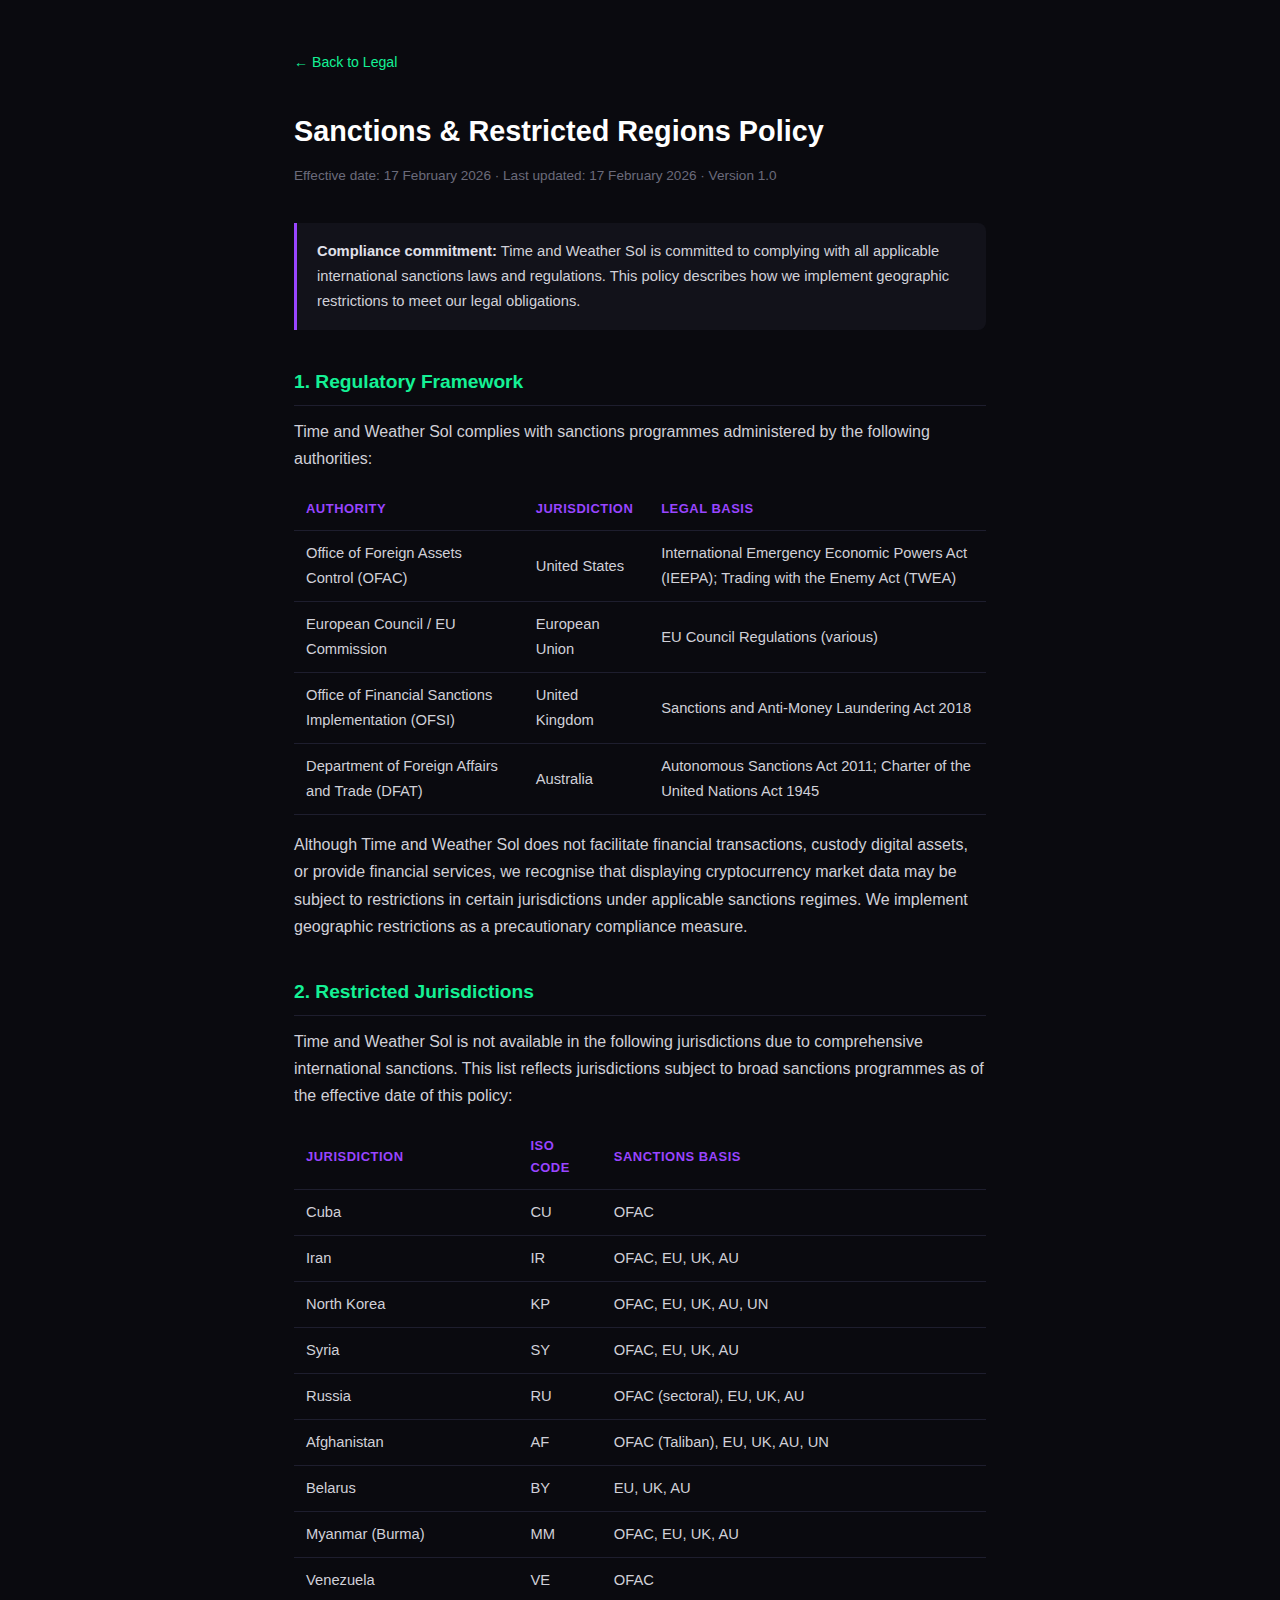
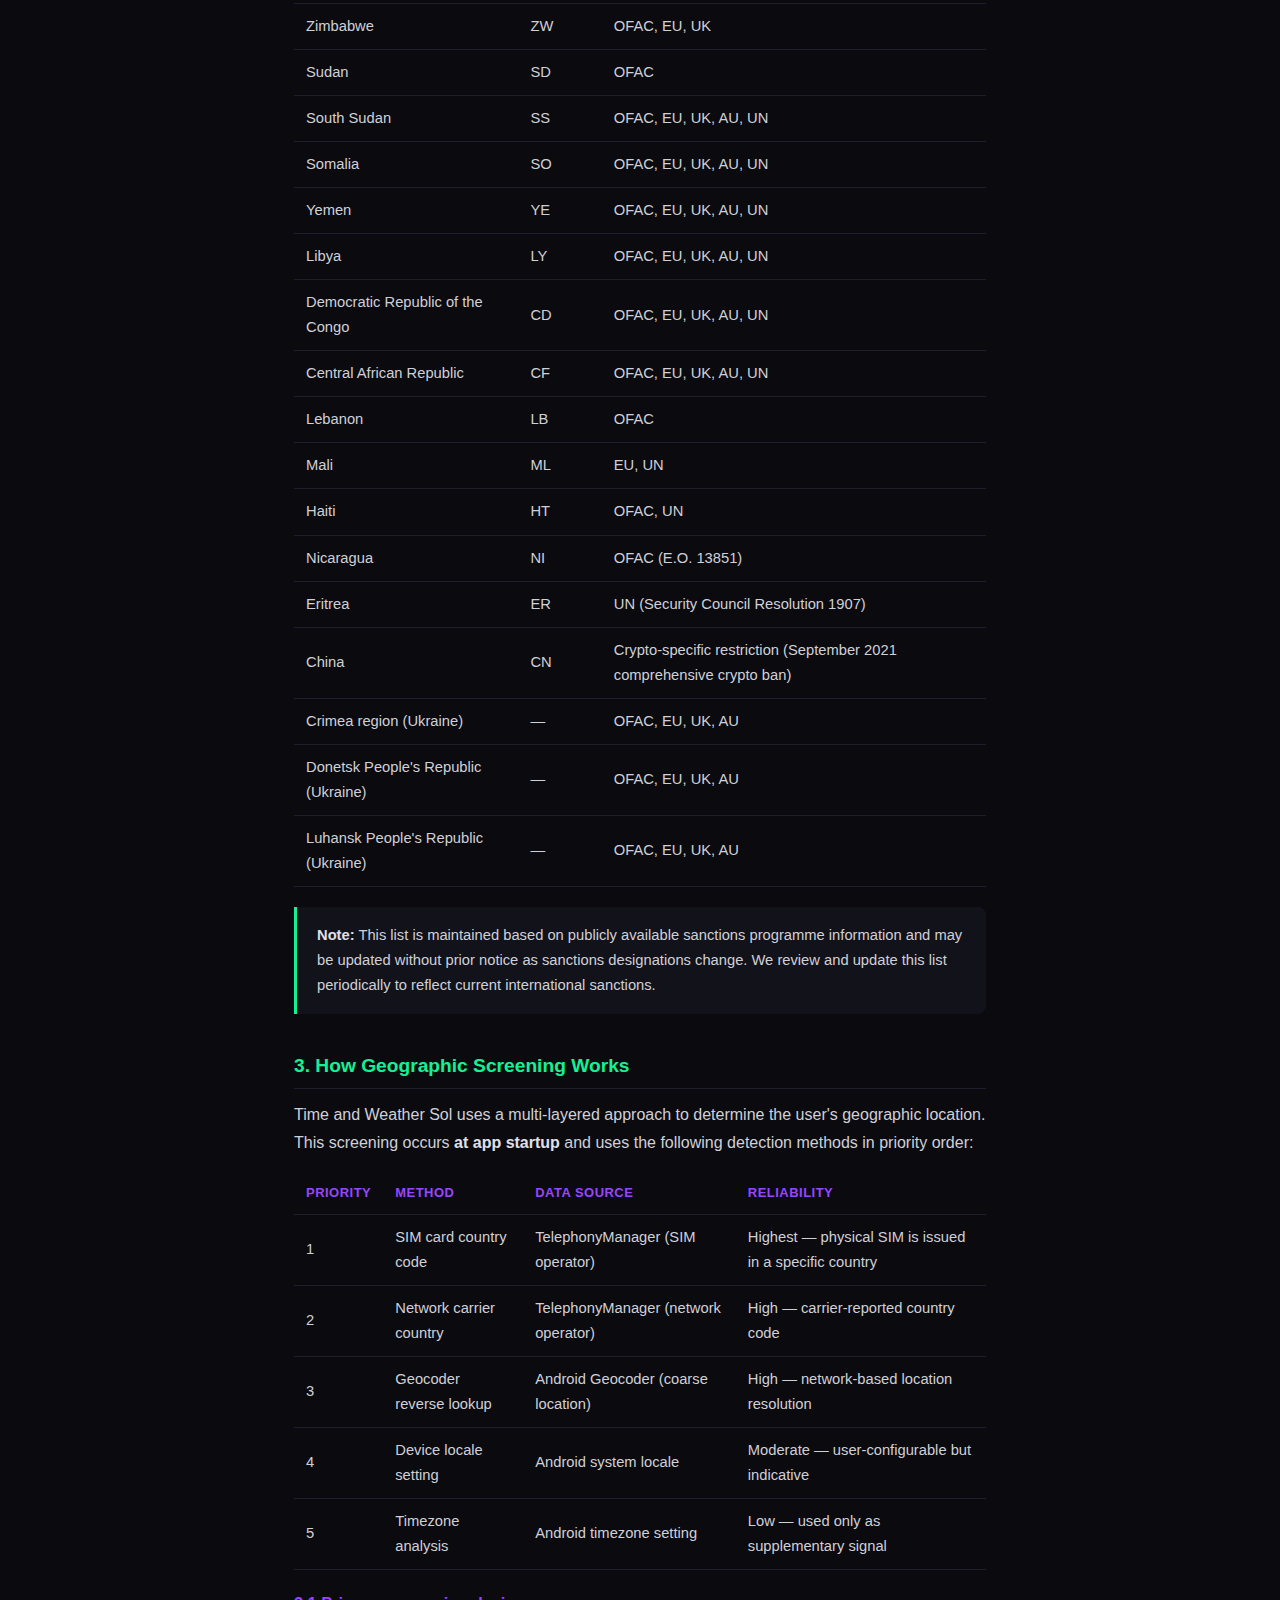
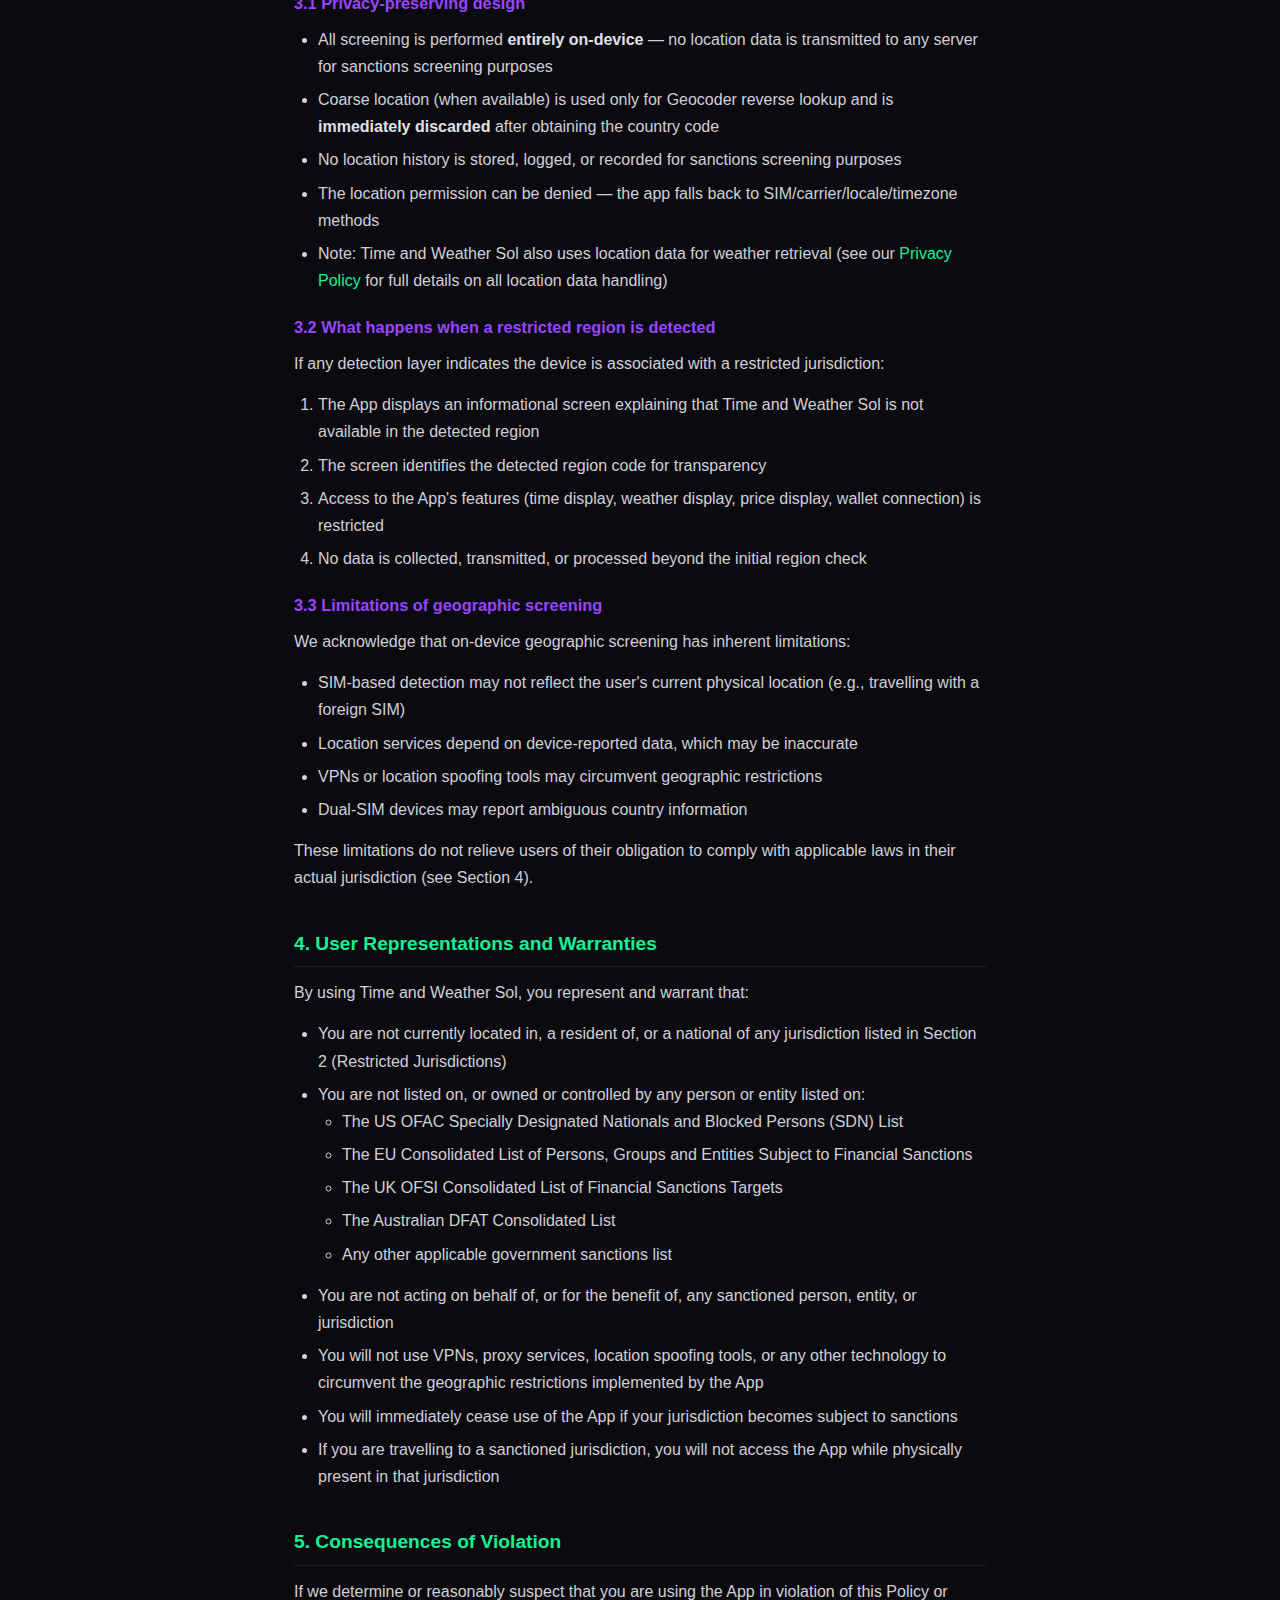
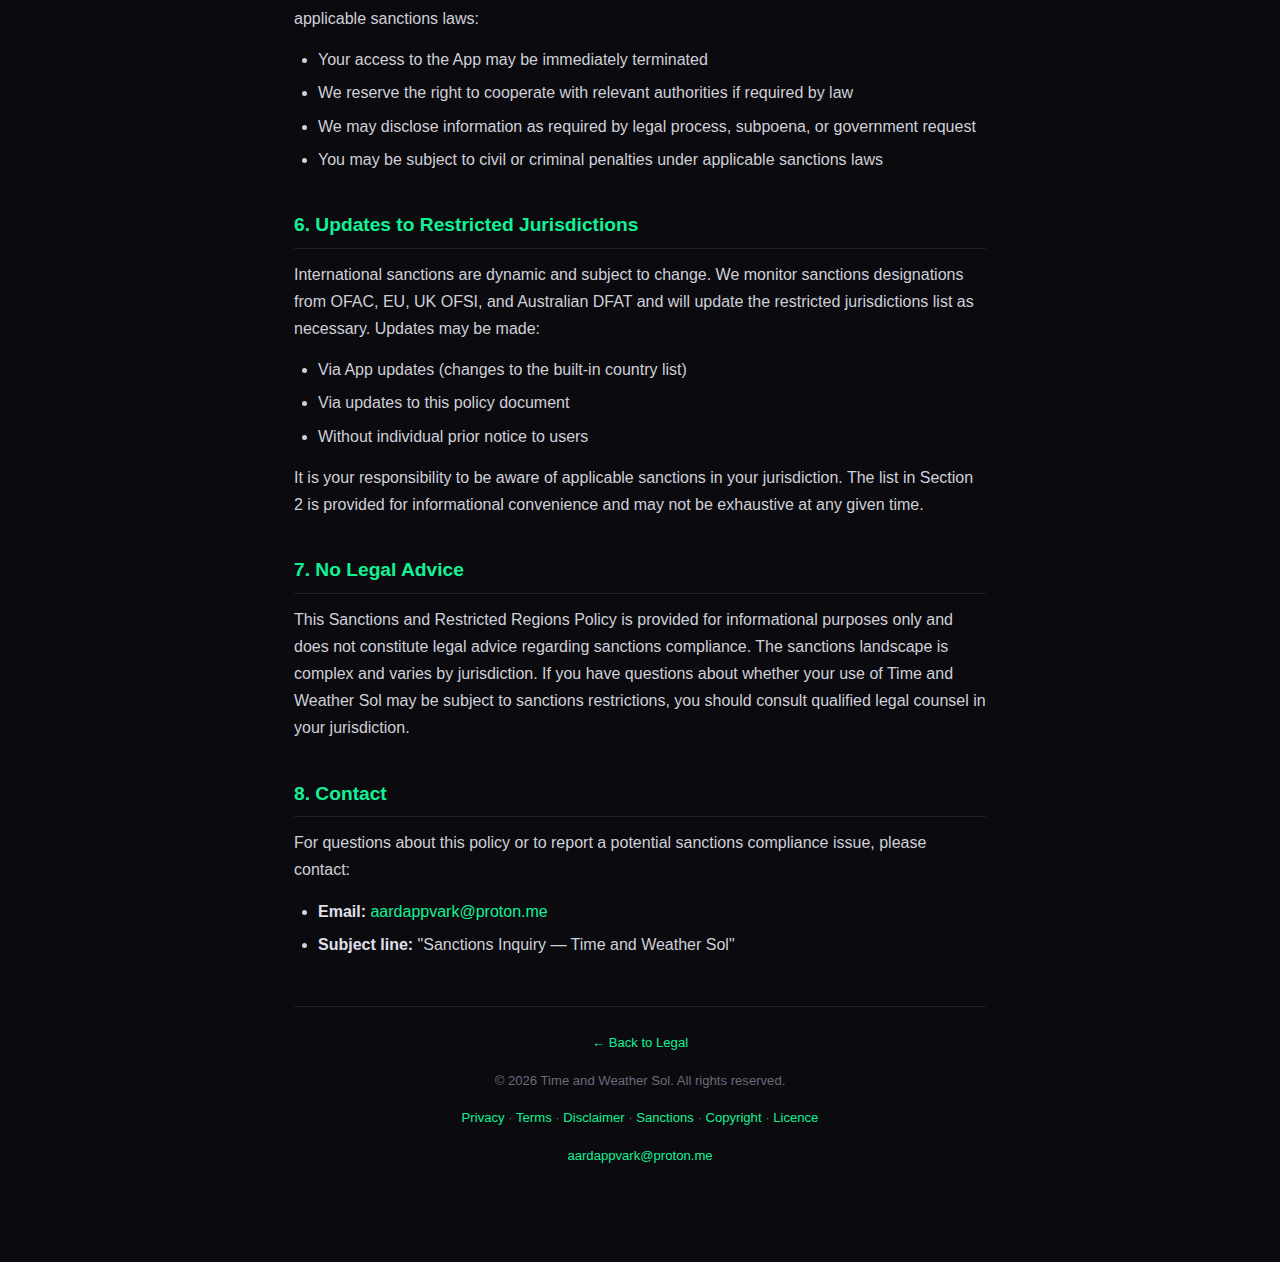
<file: docs/sanctions.html>
<!DOCTYPE html>
<html lang="en">
<head>
<meta charset="UTF-8">
<meta name="viewport" content="width=device-width, initial-scale=1.0">
<title>Sanctions &amp; Restricted Regions &mdash; Time and Weather Sol</title>
<meta name="description" content="Time and Weather Sol sanctions compliance policy. Compliance with OFAC, EU, UK, and Australian sanctions. Lists restricted jurisdictions and geographic screening methods.">
<link rel="stylesheet" href="style.css">
</head>
<body>
<div class="container">
<a class="back" href="index.html">&larr; Back to Legal</a>

<h1>Sanctions &amp; Restricted Regions Policy</h1>
<span class="updated">Effective date: 17 February 2026 &middot; Last updated: 17 February 2026 &middot; Version 1.0</span>

<div class="callout">
  <strong>Compliance commitment:</strong> Time and Weather Sol is committed to complying with all applicable international sanctions laws and regulations. This policy describes how we implement geographic restrictions to meet our legal obligations.
</div>

<h2>1. Regulatory Framework</h2>
<p>Time and Weather Sol complies with sanctions programmes administered by the following authorities:</p>

<table>
  <tr><th>Authority</th><th>Jurisdiction</th><th>Legal basis</th></tr>
  <tr><td>Office of Foreign Assets Control (OFAC)</td><td>United States</td><td>International Emergency Economic Powers Act (IEEPA); Trading with the Enemy Act (TWEA)</td></tr>
  <tr><td>European Council / EU Commission</td><td>European Union</td><td>EU Council Regulations (various)</td></tr>
  <tr><td>Office of Financial Sanctions Implementation (OFSI)</td><td>United Kingdom</td><td>Sanctions and Anti-Money Laundering Act 2018</td></tr>
  <tr><td>Department of Foreign Affairs and Trade (DFAT)</td><td>Australia</td><td>Autonomous Sanctions Act 2011; Charter of the United Nations Act 1945</td></tr>
</table>

<p>Although Time and Weather Sol does not facilitate financial transactions, custody digital assets, or provide financial services, we recognise that displaying cryptocurrency market data may be subject to restrictions in certain jurisdictions under applicable sanctions regimes. We implement geographic restrictions as a precautionary compliance measure.</p>

<h2>2. Restricted Jurisdictions</h2>
<p>Time and Weather Sol is not available in the following jurisdictions due to comprehensive international sanctions. This list reflects jurisdictions subject to broad sanctions programmes as of the effective date of this policy:</p>

<table>
  <tr><th>Jurisdiction</th><th>ISO code</th><th>Sanctions basis</th></tr>
  <tr><td>Cuba</td><td>CU</td><td>OFAC</td></tr>
  <tr><td>Iran</td><td>IR</td><td>OFAC, EU, UK, AU</td></tr>
  <tr><td>North Korea</td><td>KP</td><td>OFAC, EU, UK, AU, UN</td></tr>
  <tr><td>Syria</td><td>SY</td><td>OFAC, EU, UK, AU</td></tr>
  <tr><td>Russia</td><td>RU</td><td>OFAC (sectoral), EU, UK, AU</td></tr>
  <tr><td>Afghanistan</td><td>AF</td><td>OFAC (Taliban), EU, UK, AU, UN</td></tr>
  <tr><td>Belarus</td><td>BY</td><td>EU, UK, AU</td></tr>
  <tr><td>Myanmar (Burma)</td><td>MM</td><td>OFAC, EU, UK, AU</td></tr>
  <tr><td>Venezuela</td><td>VE</td><td>OFAC</td></tr>
  <tr><td>Zimbabwe</td><td>ZW</td><td>OFAC, EU, UK</td></tr>
  <tr><td>Sudan</td><td>SD</td><td>OFAC</td></tr>
  <tr><td>South Sudan</td><td>SS</td><td>OFAC, EU, UK, AU, UN</td></tr>
  <tr><td>Somalia</td><td>SO</td><td>OFAC, EU, UK, AU, UN</td></tr>
  <tr><td>Yemen</td><td>YE</td><td>OFAC, EU, UK, AU, UN</td></tr>
  <tr><td>Libya</td><td>LY</td><td>OFAC, EU, UK, AU, UN</td></tr>
  <tr><td>Democratic Republic of the Congo</td><td>CD</td><td>OFAC, EU, UK, AU, UN</td></tr>
  <tr><td>Central African Republic</td><td>CF</td><td>OFAC, EU, UK, AU, UN</td></tr>
  <tr><td>Lebanon</td><td>LB</td><td>OFAC</td></tr>
  <tr><td>Mali</td><td>ML</td><td>EU, UN</td></tr>
  <tr><td>Haiti</td><td>HT</td><td>OFAC, UN</td></tr>
  <tr><td>Nicaragua</td><td>NI</td><td>OFAC (E.O. 13851)</td></tr>
  <tr><td>Eritrea</td><td>ER</td><td>UN (Security Council Resolution 1907)</td></tr>
  <tr><td>China</td><td>CN</td><td>Crypto-specific restriction (September 2021 comprehensive crypto ban)</td></tr>
  <tr><td>Crimea region (Ukraine)</td><td>&mdash;</td><td>OFAC, EU, UK, AU</td></tr>
  <tr><td>Donetsk People's Republic (Ukraine)</td><td>&mdash;</td><td>OFAC, EU, UK, AU</td></tr>
  <tr><td>Luhansk People's Republic (Ukraine)</td><td>&mdash;</td><td>OFAC, EU, UK, AU</td></tr>
</table>

<div class="callout callout-green">
  <strong>Note:</strong> This list is maintained based on publicly available sanctions programme information and may be updated without prior notice as sanctions designations change. We review and update this list periodically to reflect current international sanctions.
</div>

<h2>3. How Geographic Screening Works</h2>
<p>Time and Weather Sol uses a multi-layered approach to determine the user's geographic location. This screening occurs <strong>at app startup</strong> and uses the following detection methods in priority order:</p>

<table>
  <tr><th>Priority</th><th>Method</th><th>Data source</th><th>Reliability</th></tr>
  <tr><td>1</td><td>SIM card country code</td><td>TelephonyManager (SIM operator)</td><td>Highest &mdash; physical SIM is issued in a specific country</td></tr>
  <tr><td>2</td><td>Network carrier country</td><td>TelephonyManager (network operator)</td><td>High &mdash; carrier-reported country code</td></tr>
  <tr><td>3</td><td>Geocoder reverse lookup</td><td>Android Geocoder (coarse location)</td><td>High &mdash; network-based location resolution</td></tr>
  <tr><td>4</td><td>Device locale setting</td><td>Android system locale</td><td>Moderate &mdash; user-configurable but indicative</td></tr>
  <tr><td>5</td><td>Timezone analysis</td><td>Android timezone setting</td><td>Low &mdash; used only as supplementary signal</td></tr>
</table>

<h3>3.1 Privacy-preserving design</h3>
<ul>
  <li>All screening is performed <strong>entirely on-device</strong> &mdash; no location data is transmitted to any server for sanctions screening purposes</li>
  <li>Coarse location (when available) is used only for Geocoder reverse lookup and is <strong>immediately discarded</strong> after obtaining the country code</li>
  <li>No location history is stored, logged, or recorded for sanctions screening purposes</li>
  <li>The location permission can be denied &mdash; the app falls back to SIM/carrier/locale/timezone methods</li>
  <li>Note: Time and Weather Sol also uses location data for weather retrieval (see our <a href="privacy.html">Privacy Policy</a> for full details on all location data handling)</li>
</ul>

<h3>3.2 What happens when a restricted region is detected</h3>
<p>If any detection layer indicates the device is associated with a restricted jurisdiction:</p>
<ol>
  <li>The App displays an informational screen explaining that Time and Weather Sol is not available in the detected region</li>
  <li>The screen identifies the detected region code for transparency</li>
  <li>Access to the App's features (time display, weather display, price display, wallet connection) is restricted</li>
  <li>No data is collected, transmitted, or processed beyond the initial region check</li>
</ol>

<h3>3.3 Limitations of geographic screening</h3>
<p>We acknowledge that on-device geographic screening has inherent limitations:</p>
<ul>
  <li>SIM-based detection may not reflect the user's current physical location (e.g., travelling with a foreign SIM)</li>
  <li>Location services depend on device-reported data, which may be inaccurate</li>
  <li>VPNs or location spoofing tools may circumvent geographic restrictions</li>
  <li>Dual-SIM devices may report ambiguous country information</li>
</ul>
<p>These limitations do not relieve users of their obligation to comply with applicable laws in their actual jurisdiction (see Section 4).</p>

<h2>4. User Representations and Warranties</h2>
<p>By using Time and Weather Sol, you represent and warrant that:</p>
<ul>
  <li>You are not currently located in, a resident of, or a national of any jurisdiction listed in Section 2 (Restricted Jurisdictions)</li>
  <li>You are not listed on, or owned or controlled by any person or entity listed on:
    <ul>
      <li>The US OFAC Specially Designated Nationals and Blocked Persons (SDN) List</li>
      <li>The EU Consolidated List of Persons, Groups and Entities Subject to Financial Sanctions</li>
      <li>The UK OFSI Consolidated List of Financial Sanctions Targets</li>
      <li>The Australian DFAT Consolidated List</li>
      <li>Any other applicable government sanctions list</li>
    </ul>
  </li>
  <li>You are not acting on behalf of, or for the benefit of, any sanctioned person, entity, or jurisdiction</li>
  <li>You will not use VPNs, proxy services, location spoofing tools, or any other technology to circumvent the geographic restrictions implemented by the App</li>
  <li>You will immediately cease use of the App if your jurisdiction becomes subject to sanctions</li>
  <li>If you are travelling to a sanctioned jurisdiction, you will not access the App while physically present in that jurisdiction</li>
</ul>

<h2>5. Consequences of Violation</h2>
<p>If we determine or reasonably suspect that you are using the App in violation of this Policy or applicable sanctions laws:</p>
<ul>
  <li>Your access to the App may be immediately terminated</li>
  <li>We reserve the right to cooperate with relevant authorities if required by law</li>
  <li>We may disclose information as required by legal process, subpoena, or government request</li>
  <li>You may be subject to civil or criminal penalties under applicable sanctions laws</li>
</ul>

<h2>6. Updates to Restricted Jurisdictions</h2>
<p>International sanctions are dynamic and subject to change. We monitor sanctions designations from OFAC, EU, UK OFSI, and Australian DFAT and will update the restricted jurisdictions list as necessary. Updates may be made:</p>
<ul>
  <li>Via App updates (changes to the built-in country list)</li>
  <li>Via updates to this policy document</li>
  <li>Without individual prior notice to users</li>
</ul>
<p>It is your responsibility to be aware of applicable sanctions in your jurisdiction. The list in Section 2 is provided for informational convenience and may not be exhaustive at any given time.</p>

<h2>7. No Legal Advice</h2>
<p>This Sanctions and Restricted Regions Policy is provided for informational purposes only and does not constitute legal advice regarding sanctions compliance. The sanctions landscape is complex and varies by jurisdiction. If you have questions about whether your use of Time and Weather Sol may be subject to sanctions restrictions, you should consult qualified legal counsel in your jurisdiction.</p>

<h2>8. Contact</h2>
<p>For questions about this policy or to report a potential sanctions compliance issue, please contact:</p>
<ul>
  <li><strong>Email:</strong> <a href="mailto:aardappvark@proton.me">aardappvark@proton.me</a></li>
  <li><strong>Subject line:</strong> "Sanctions Inquiry &mdash; Time and Weather Sol"</li>
</ul>

<div class="footer">
  <p><a href="index.html">&larr; Back to Legal</a></p>
  <p>&copy; 2026 Time and Weather Sol. All rights reserved.</p>
  <p><a href="privacy.html">Privacy</a> &middot; <a href="terms.html">Terms</a> &middot; <a href="disclaimer.html">Disclaimer</a> &middot; <a href="sanctions.html">Sanctions</a> &middot; <a href="copyright.html">Copyright</a> &middot; <a href="license.html">Licence</a></p>
  <p><a href="mailto:aardappvark@proton.me">aardappvark@proton.me</a></p>
</div>
</div>
</body>
</html>
</file>
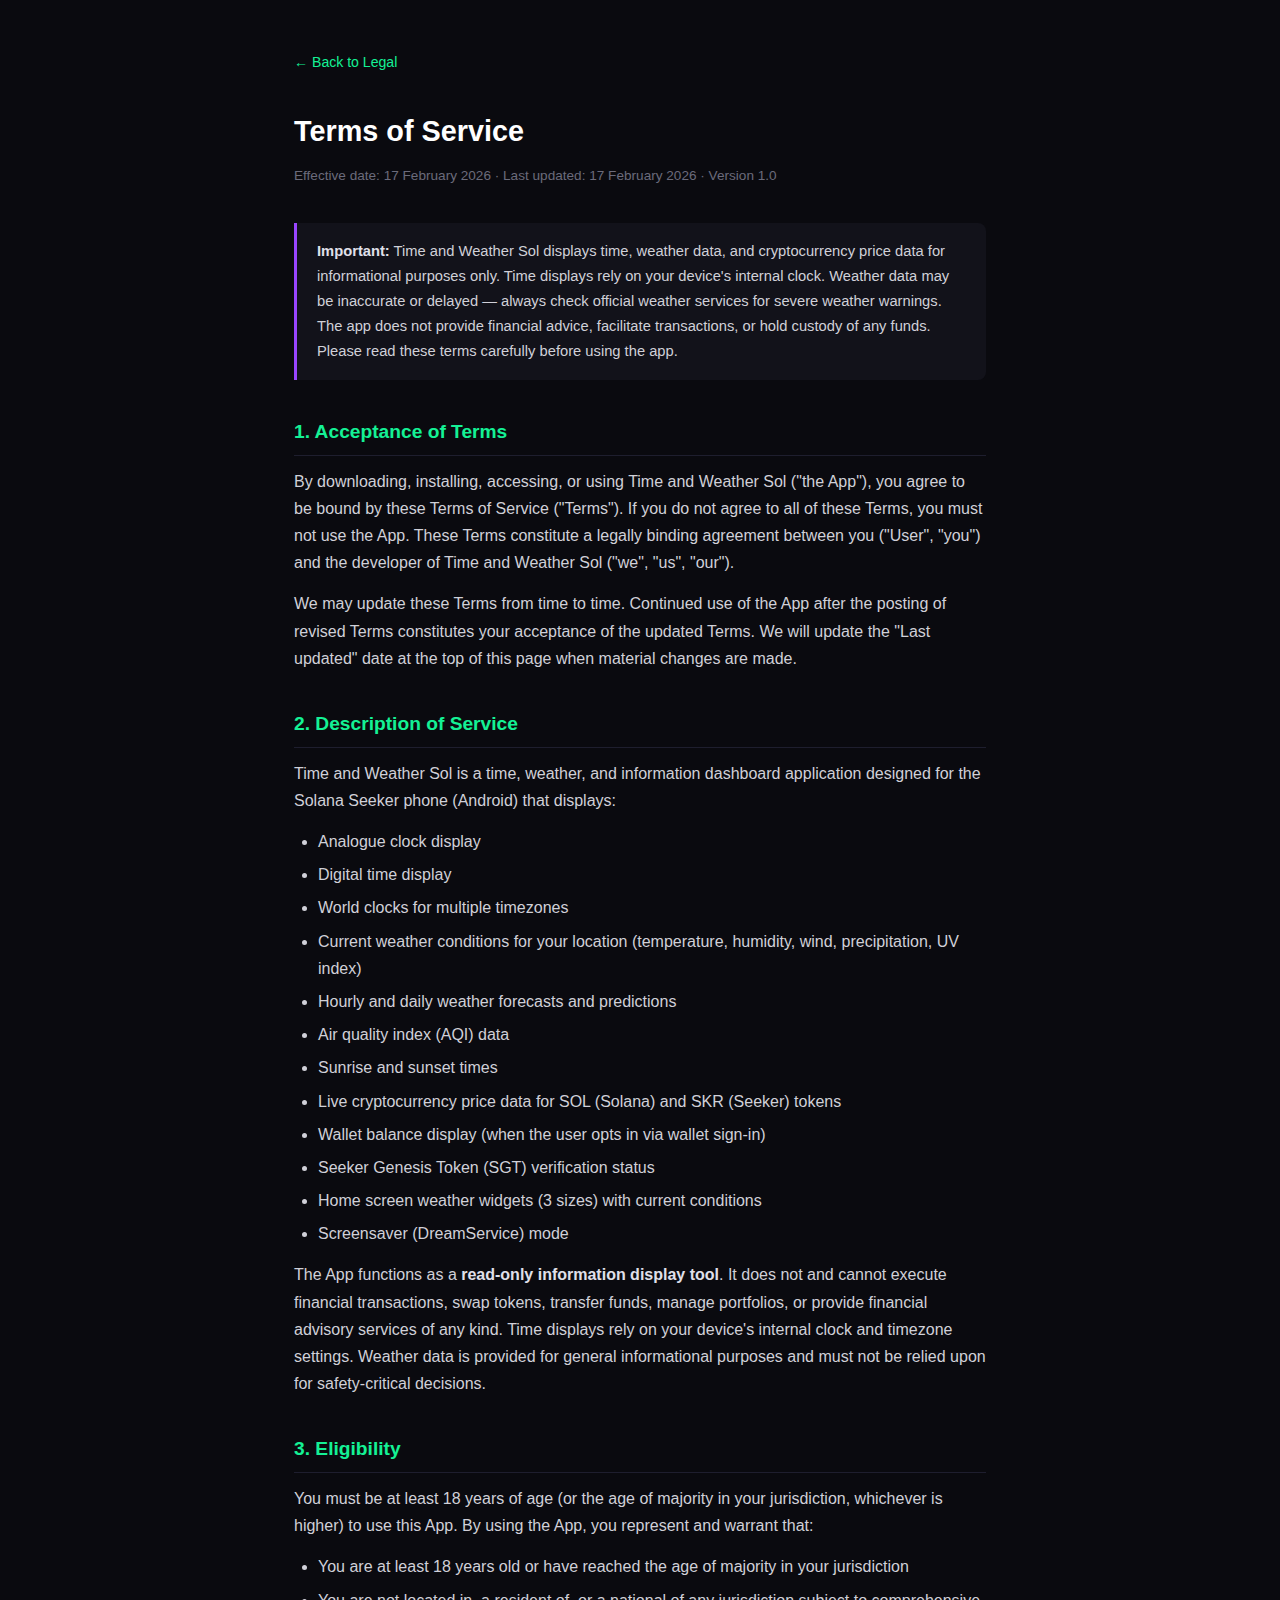
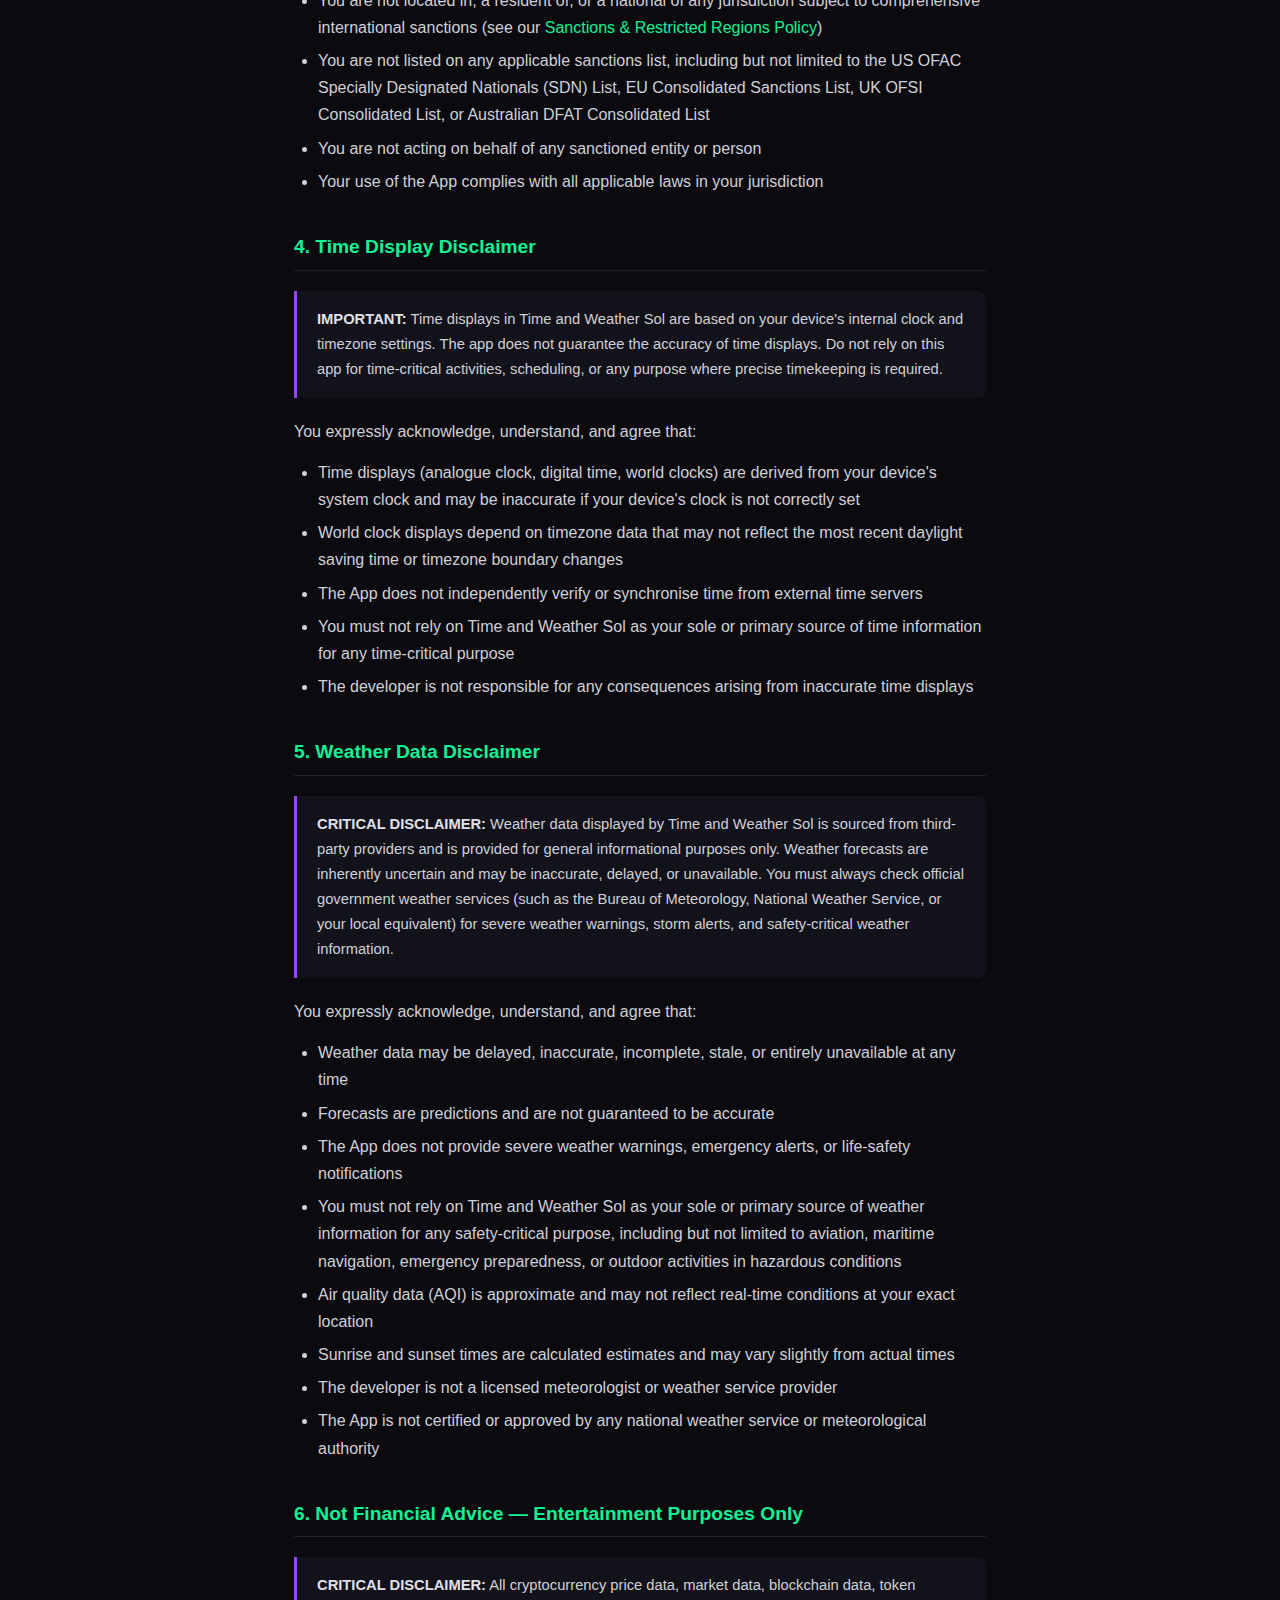
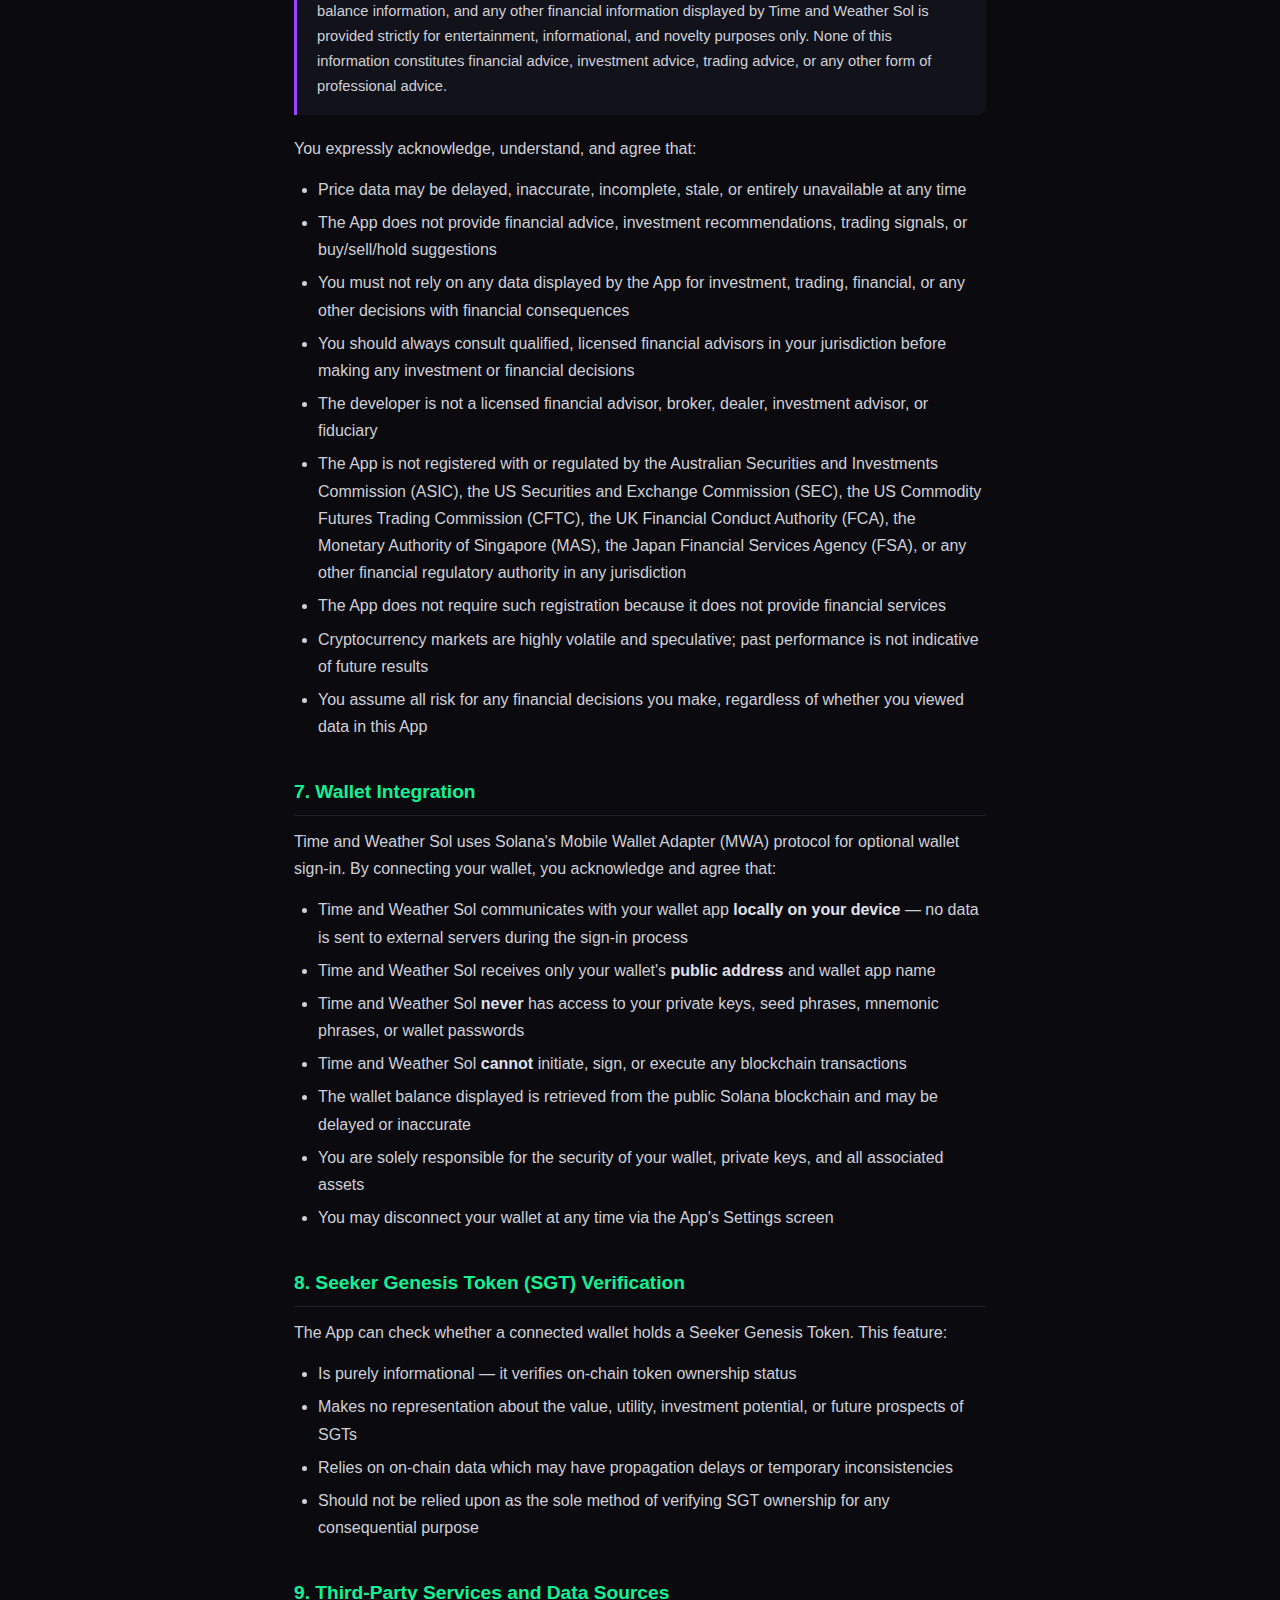
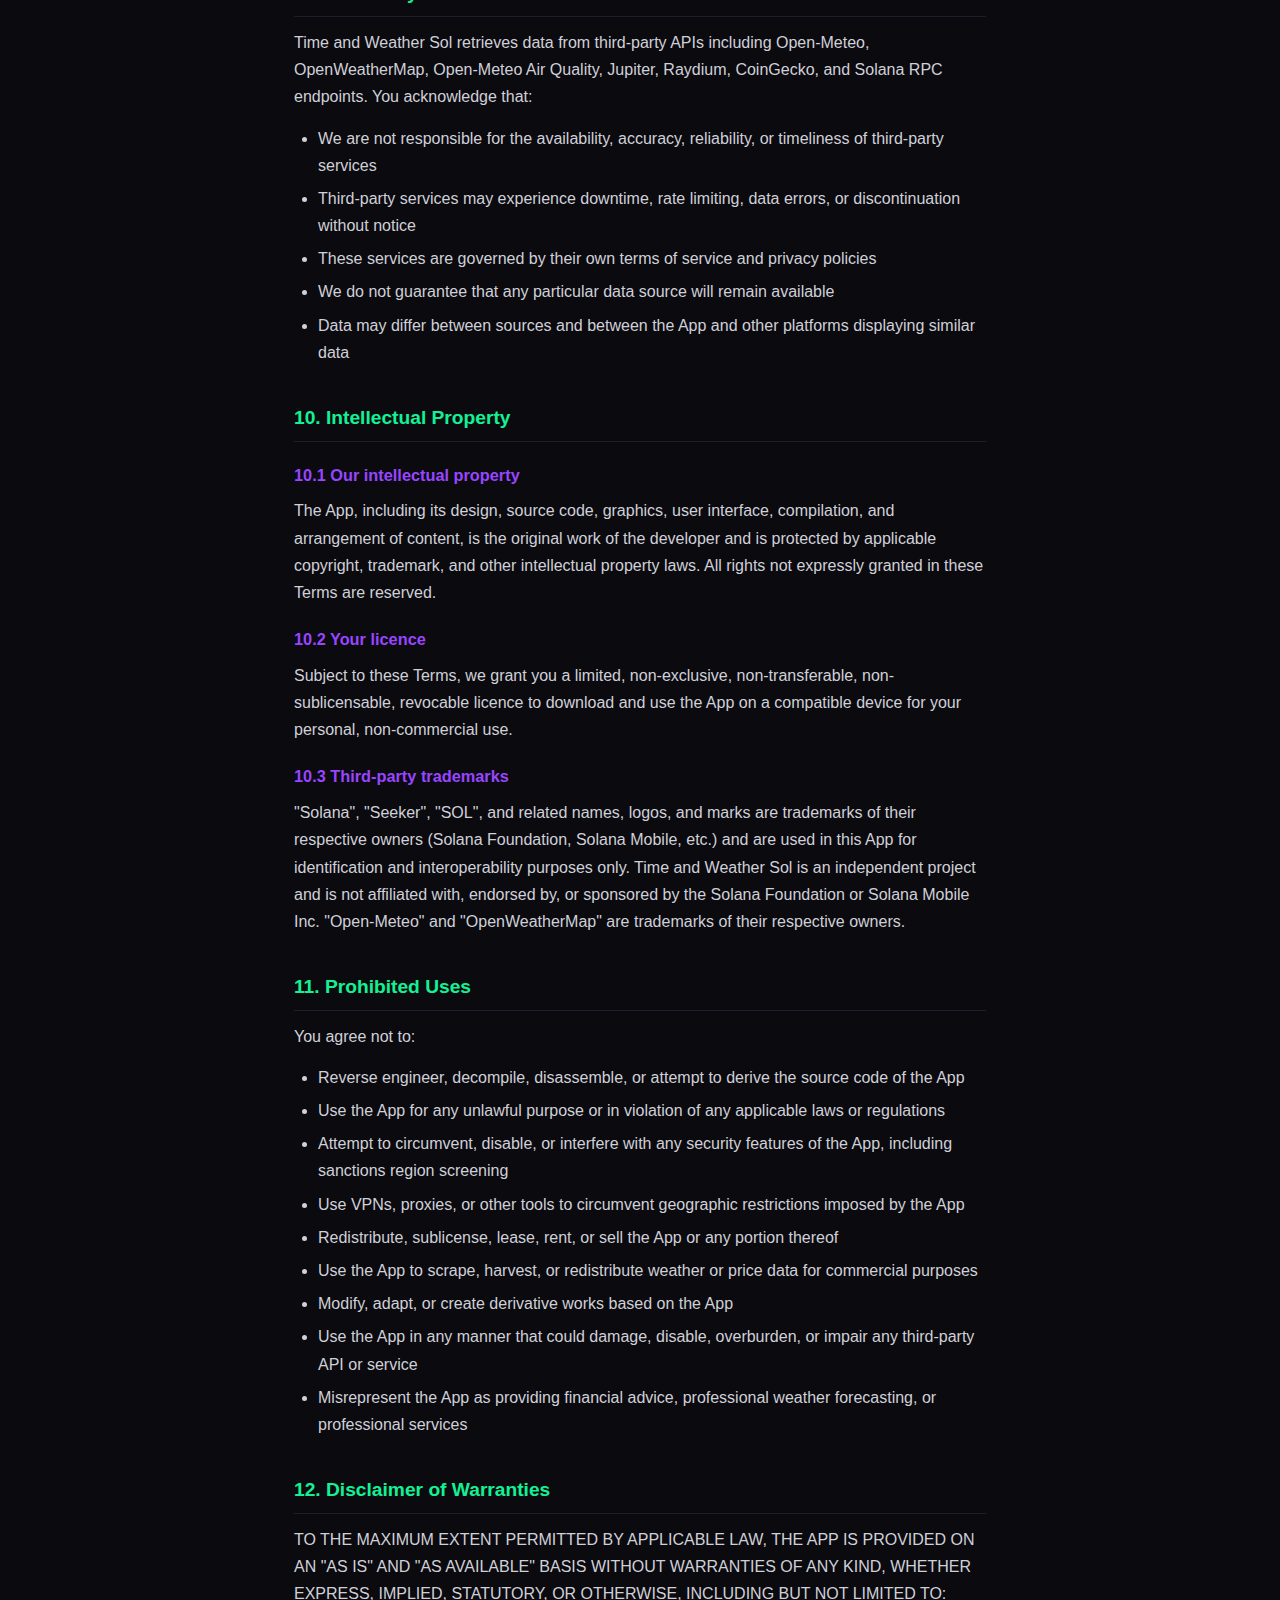
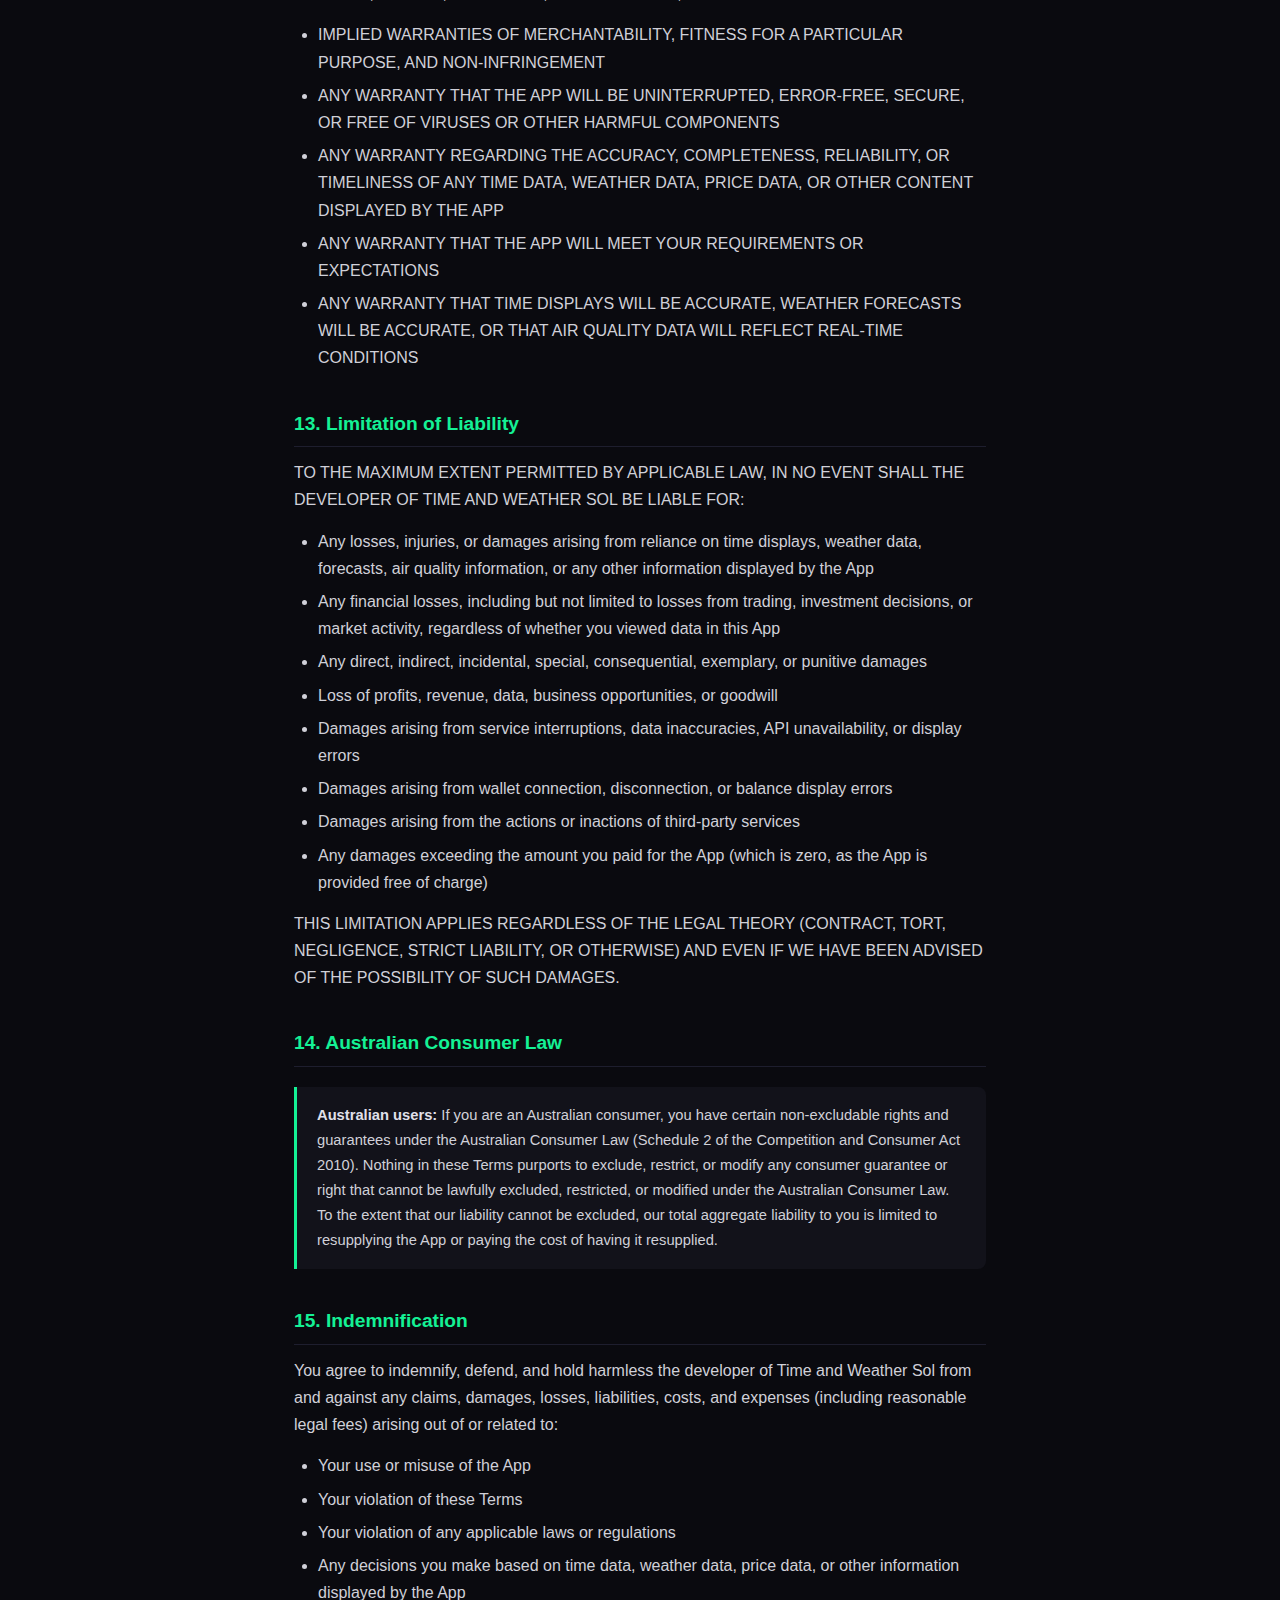
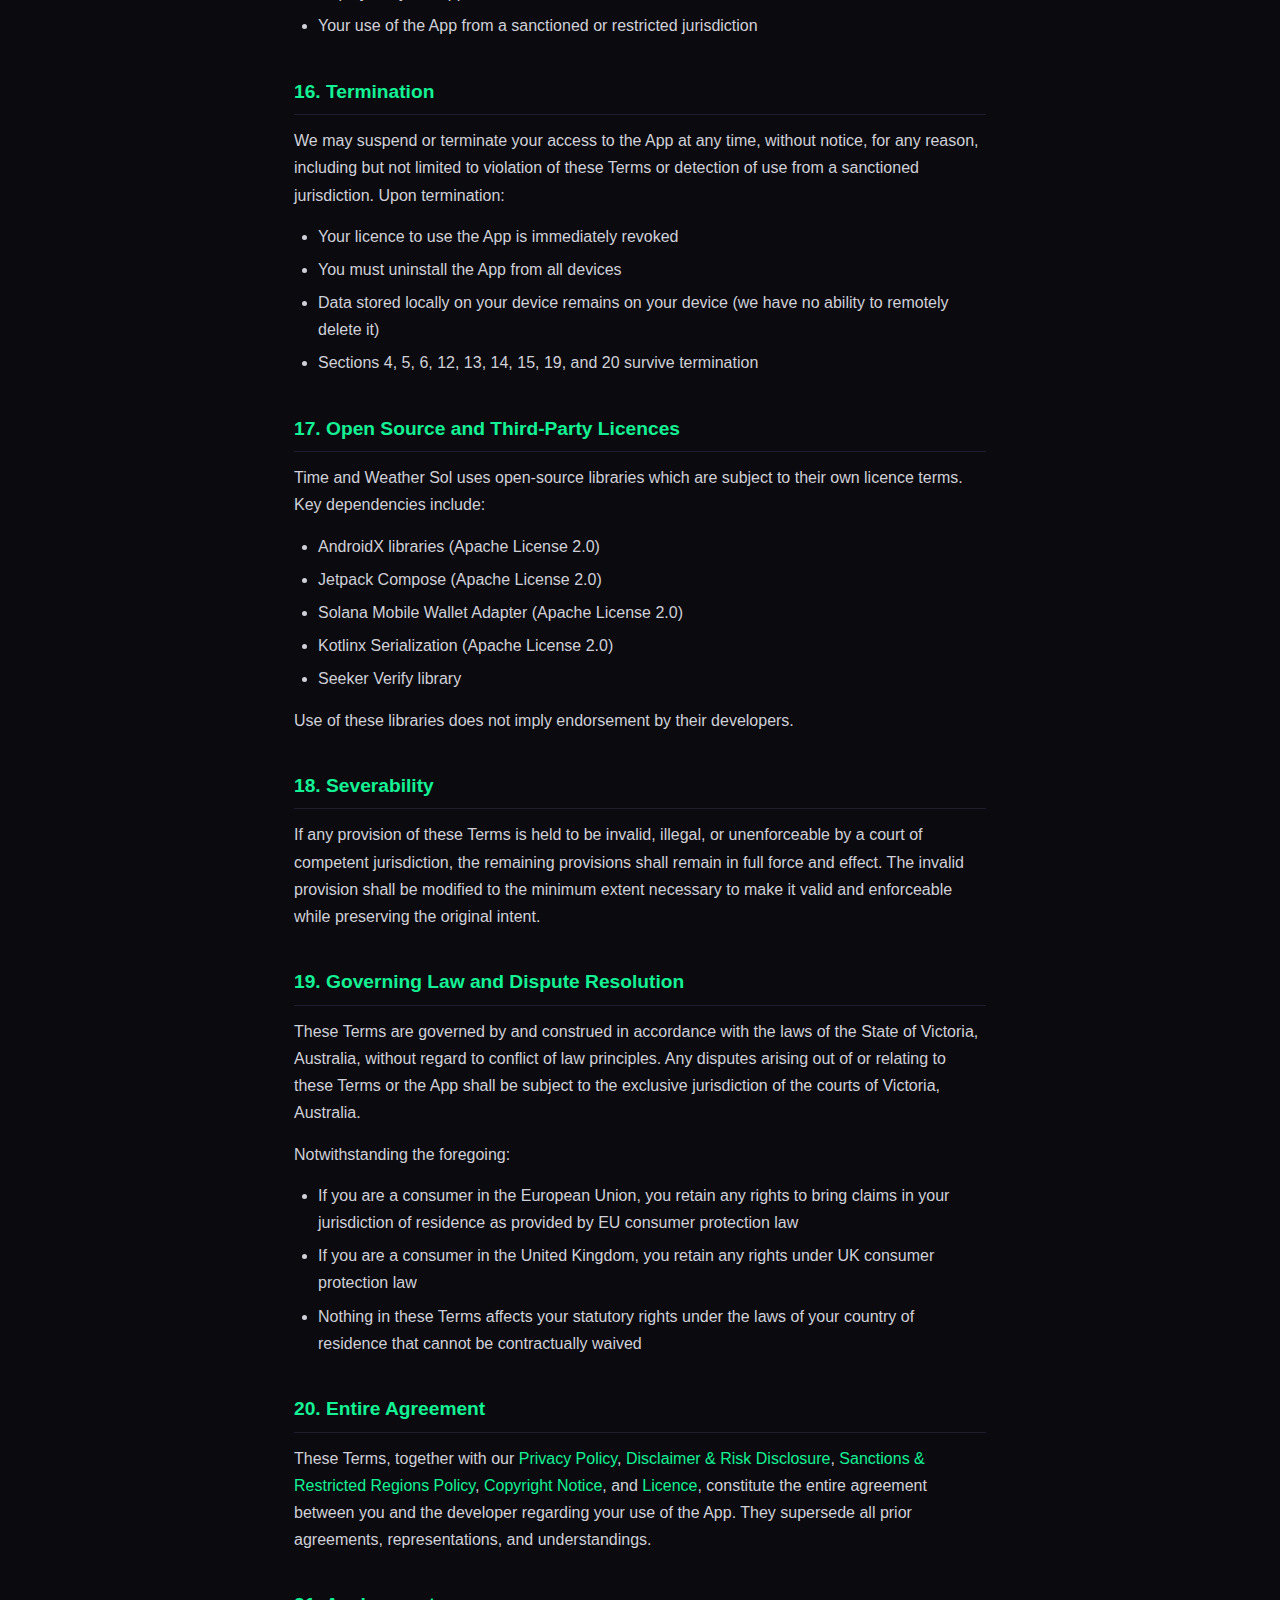
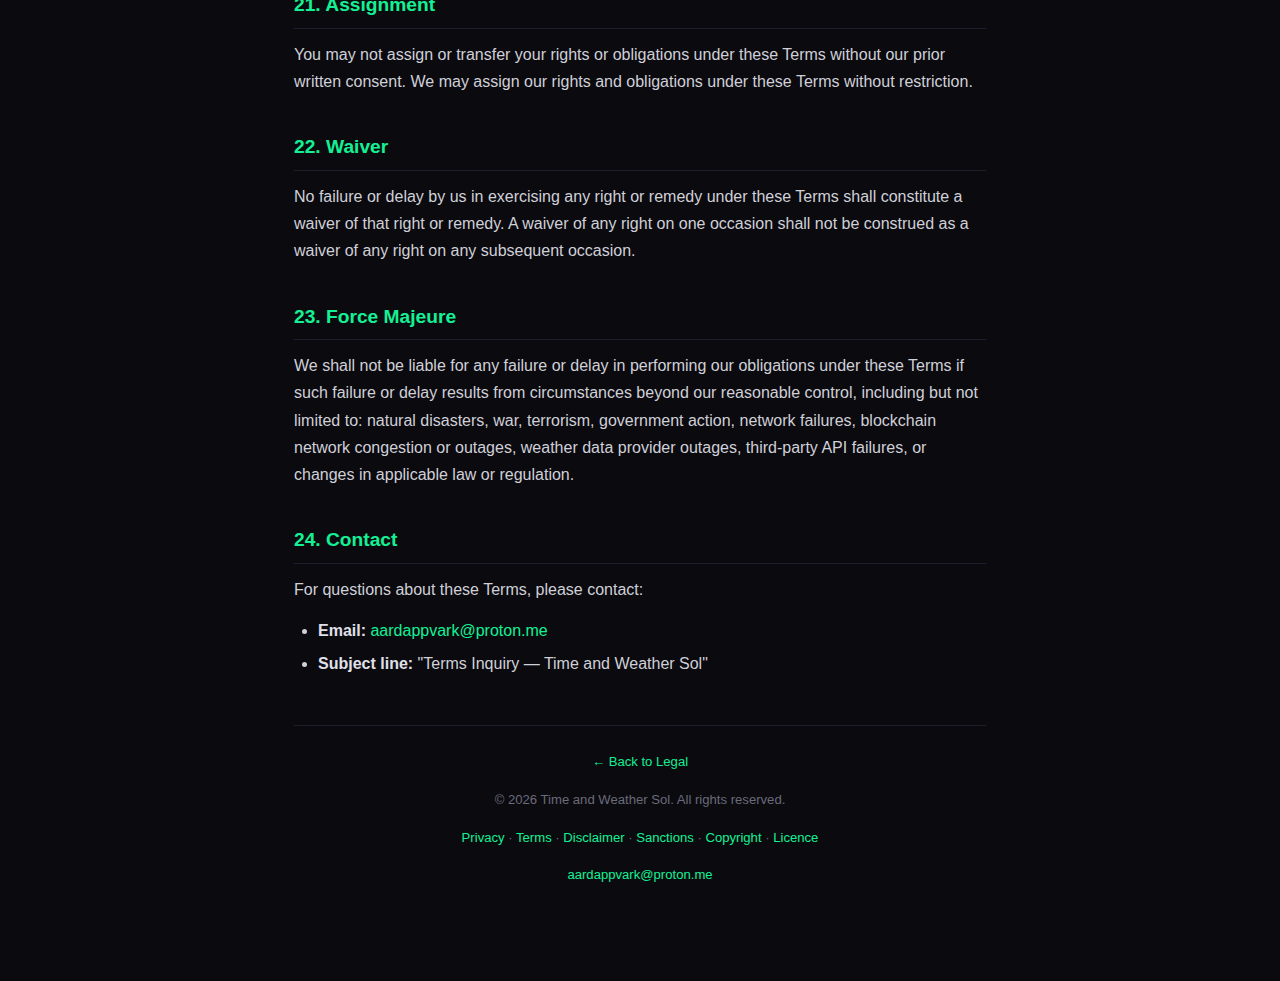
<file: docs/terms.html>
<!DOCTYPE html>
<html lang="en">
<head>
<meta charset="UTF-8">
<meta name="viewport" content="width=device-width, initial-scale=1.0">
<title>Terms of Service &mdash; Time and Weather Sol</title>
<meta name="description" content="Time and Weather Sol terms of service. Usage terms, intellectual property, limitations of liability, and dispute resolution.">
<link rel="stylesheet" href="style.css">
</head>
<body>
<div class="container">
<a class="back" href="index.html">&larr; Back to Legal</a>

<h1>Terms of Service</h1>
<span class="updated">Effective date: 17 February 2026 &middot; Last updated: 17 February 2026 &middot; Version 1.0</span>

<div class="callout">
  <strong>Important:</strong> Time and Weather Sol displays time, weather data, and cryptocurrency price data for informational purposes only. Time displays rely on your device's internal clock. Weather data may be inaccurate or delayed &mdash; always check official weather services for severe weather warnings. The app does not provide financial advice, facilitate transactions, or hold custody of any funds. Please read these terms carefully before using the app.
</div>

<h2>1. Acceptance of Terms</h2>
<p>By downloading, installing, accessing, or using Time and Weather Sol ("the App"), you agree to be bound by these Terms of Service ("Terms"). If you do not agree to all of these Terms, you must not use the App. These Terms constitute a legally binding agreement between you ("User", "you") and the developer of Time and Weather Sol ("we", "us", "our").</p>
<p>We may update these Terms from time to time. Continued use of the App after the posting of revised Terms constitutes your acceptance of the updated Terms. We will update the "Last updated" date at the top of this page when material changes are made.</p>

<h2>2. Description of Service</h2>
<p>Time and Weather Sol is a time, weather, and information dashboard application designed for the Solana Seeker phone (Android) that displays:</p>
<ul>
  <li>Analogue clock display</li>
  <li>Digital time display</li>
  <li>World clocks for multiple timezones</li>
  <li>Current weather conditions for your location (temperature, humidity, wind, precipitation, UV index)</li>
  <li>Hourly and daily weather forecasts and predictions</li>
  <li>Air quality index (AQI) data</li>
  <li>Sunrise and sunset times</li>
  <li>Live cryptocurrency price data for SOL (Solana) and SKR (Seeker) tokens</li>
  <li>Wallet balance display (when the user opts in via wallet sign-in)</li>
  <li>Seeker Genesis Token (SGT) verification status</li>
  <li>Home screen weather widgets (3 sizes) with current conditions</li>
  <li>Screensaver (DreamService) mode</li>
</ul>
<p>The App functions as a <strong>read-only information display tool</strong>. It does not and cannot execute financial transactions, swap tokens, transfer funds, manage portfolios, or provide financial advisory services of any kind. Time displays rely on your device's internal clock and timezone settings. Weather data is provided for general informational purposes and must not be relied upon for safety-critical decisions.</p>

<h2>3. Eligibility</h2>
<p>You must be at least 18 years of age (or the age of majority in your jurisdiction, whichever is higher) to use this App. By using the App, you represent and warrant that:</p>
<ul>
  <li>You are at least 18 years old or have reached the age of majority in your jurisdiction</li>
  <li>You are not located in, a resident of, or a national of any jurisdiction subject to comprehensive international sanctions (see our <a href="sanctions.html">Sanctions &amp; Restricted Regions Policy</a>)</li>
  <li>You are not listed on any applicable sanctions list, including but not limited to the US OFAC Specially Designated Nationals (SDN) List, EU Consolidated Sanctions List, UK OFSI Consolidated List, or Australian DFAT Consolidated List</li>
  <li>You are not acting on behalf of any sanctioned entity or person</li>
  <li>Your use of the App complies with all applicable laws in your jurisdiction</li>
</ul>

<h2>4. Time Display Disclaimer</h2>
<div class="callout">
  <strong>IMPORTANT:</strong> Time displays in Time and Weather Sol are based on your device's internal clock and timezone settings. The app does not guarantee the accuracy of time displays. Do not rely on this app for time-critical activities, scheduling, or any purpose where precise timekeeping is required.
</div>
<p>You expressly acknowledge, understand, and agree that:</p>
<ul>
  <li>Time displays (analogue clock, digital time, world clocks) are derived from your device's system clock and may be inaccurate if your device's clock is not correctly set</li>
  <li>World clock displays depend on timezone data that may not reflect the most recent daylight saving time or timezone boundary changes</li>
  <li>The App does not independently verify or synchronise time from external time servers</li>
  <li>You must not rely on Time and Weather Sol as your sole or primary source of time information for any time-critical purpose</li>
  <li>The developer is not responsible for any consequences arising from inaccurate time displays</li>
</ul>

<h2>5. Weather Data Disclaimer</h2>
<div class="callout">
  <strong>CRITICAL DISCLAIMER:</strong> Weather data displayed by Time and Weather Sol is sourced from third-party providers and is provided for general informational purposes only. Weather forecasts are inherently uncertain and may be inaccurate, delayed, or unavailable. You must always check official government weather services (such as the Bureau of Meteorology, National Weather Service, or your local equivalent) for severe weather warnings, storm alerts, and safety-critical weather information.
</div>
<p>You expressly acknowledge, understand, and agree that:</p>
<ul>
  <li>Weather data may be delayed, inaccurate, incomplete, stale, or entirely unavailable at any time</li>
  <li>Forecasts are predictions and are not guaranteed to be accurate</li>
  <li>The App does not provide severe weather warnings, emergency alerts, or life-safety notifications</li>
  <li>You must not rely on Time and Weather Sol as your sole or primary source of weather information for any safety-critical purpose, including but not limited to aviation, maritime navigation, emergency preparedness, or outdoor activities in hazardous conditions</li>
  <li>Air quality data (AQI) is approximate and may not reflect real-time conditions at your exact location</li>
  <li>Sunrise and sunset times are calculated estimates and may vary slightly from actual times</li>
  <li>The developer is not a licensed meteorologist or weather service provider</li>
  <li>The App is not certified or approved by any national weather service or meteorological authority</li>
</ul>

<h2>6. Not Financial Advice &mdash; Entertainment Purposes Only</h2>
<div class="callout">
  <strong>CRITICAL DISCLAIMER:</strong> All cryptocurrency price data, market data, blockchain data, token balance information, and any other financial information displayed by Time and Weather Sol is provided strictly for entertainment, informational, and novelty purposes only. None of this information constitutes financial advice, investment advice, trading advice, or any other form of professional advice.
</div>
<p>You expressly acknowledge, understand, and agree that:</p>
<ul>
  <li>Price data may be delayed, inaccurate, incomplete, stale, or entirely unavailable at any time</li>
  <li>The App does not provide financial advice, investment recommendations, trading signals, or buy/sell/hold suggestions</li>
  <li>You must not rely on any data displayed by the App for investment, trading, financial, or any other decisions with financial consequences</li>
  <li>You should always consult qualified, licensed financial advisors in your jurisdiction before making any investment or financial decisions</li>
  <li>The developer is not a licensed financial advisor, broker, dealer, investment advisor, or fiduciary</li>
  <li>The App is not registered with or regulated by the Australian Securities and Investments Commission (ASIC), the US Securities and Exchange Commission (SEC), the US Commodity Futures Trading Commission (CFTC), the UK Financial Conduct Authority (FCA), the Monetary Authority of Singapore (MAS), the Japan Financial Services Agency (FSA), or any other financial regulatory authority in any jurisdiction</li>
  <li>The App does not require such registration because it does not provide financial services</li>
  <li>Cryptocurrency markets are highly volatile and speculative; past performance is not indicative of future results</li>
  <li>You assume all risk for any financial decisions you make, regardless of whether you viewed data in this App</li>
</ul>

<h2>7. Wallet Integration</h2>
<p>Time and Weather Sol uses Solana's Mobile Wallet Adapter (MWA) protocol for optional wallet sign-in. By connecting your wallet, you acknowledge and agree that:</p>
<ul>
  <li>Time and Weather Sol communicates with your wallet app <strong>locally on your device</strong> &mdash; no data is sent to external servers during the sign-in process</li>
  <li>Time and Weather Sol receives only your wallet's <strong>public address</strong> and wallet app name</li>
  <li>Time and Weather Sol <strong>never</strong> has access to your private keys, seed phrases, mnemonic phrases, or wallet passwords</li>
  <li>Time and Weather Sol <strong>cannot</strong> initiate, sign, or execute any blockchain transactions</li>
  <li>The wallet balance displayed is retrieved from the public Solana blockchain and may be delayed or inaccurate</li>
  <li>You are solely responsible for the security of your wallet, private keys, and all associated assets</li>
  <li>You may disconnect your wallet at any time via the App's Settings screen</li>
</ul>

<h2>8. Seeker Genesis Token (SGT) Verification</h2>
<p>The App can check whether a connected wallet holds a Seeker Genesis Token. This feature:</p>
<ul>
  <li>Is purely informational &mdash; it verifies on-chain token ownership status</li>
  <li>Makes no representation about the value, utility, investment potential, or future prospects of SGTs</li>
  <li>Relies on on-chain data which may have propagation delays or temporary inconsistencies</li>
  <li>Should not be relied upon as the sole method of verifying SGT ownership for any consequential purpose</li>
</ul>

<h2>9. Third-Party Services and Data Sources</h2>
<p>Time and Weather Sol retrieves data from third-party APIs including Open-Meteo, OpenWeatherMap, Open-Meteo Air Quality, Jupiter, Raydium, CoinGecko, and Solana RPC endpoints. You acknowledge that:</p>
<ul>
  <li>We are not responsible for the availability, accuracy, reliability, or timeliness of third-party services</li>
  <li>Third-party services may experience downtime, rate limiting, data errors, or discontinuation without notice</li>
  <li>These services are governed by their own terms of service and privacy policies</li>
  <li>We do not guarantee that any particular data source will remain available</li>
  <li>Data may differ between sources and between the App and other platforms displaying similar data</li>
</ul>

<h2>10. Intellectual Property</h2>
<h3>10.1 Our intellectual property</h3>
<p>The App, including its design, source code, graphics, user interface, compilation, and arrangement of content, is the original work of the developer and is protected by applicable copyright, trademark, and other intellectual property laws. All rights not expressly granted in these Terms are reserved.</p>

<h3>10.2 Your licence</h3>
<p>Subject to these Terms, we grant you a limited, non-exclusive, non-transferable, non-sublicensable, revocable licence to download and use the App on a compatible device for your personal, non-commercial use.</p>

<h3>10.3 Third-party trademarks</h3>
<p>"Solana", "Seeker", "SOL", and related names, logos, and marks are trademarks of their respective owners (Solana Foundation, Solana Mobile, etc.) and are used in this App for identification and interoperability purposes only. Time and Weather Sol is an independent project and is not affiliated with, endorsed by, or sponsored by the Solana Foundation or Solana Mobile Inc. "Open-Meteo" and "OpenWeatherMap" are trademarks of their respective owners.</p>

<h2>11. Prohibited Uses</h2>
<p>You agree not to:</p>
<ul>
  <li>Reverse engineer, decompile, disassemble, or attempt to derive the source code of the App</li>
  <li>Use the App for any unlawful purpose or in violation of any applicable laws or regulations</li>
  <li>Attempt to circumvent, disable, or interfere with any security features of the App, including sanctions region screening</li>
  <li>Use VPNs, proxies, or other tools to circumvent geographic restrictions imposed by the App</li>
  <li>Redistribute, sublicense, lease, rent, or sell the App or any portion thereof</li>
  <li>Use the App to scrape, harvest, or redistribute weather or price data for commercial purposes</li>
  <li>Modify, adapt, or create derivative works based on the App</li>
  <li>Use the App in any manner that could damage, disable, overburden, or impair any third-party API or service</li>
  <li>Misrepresent the App as providing financial advice, professional weather forecasting, or professional services</li>
</ul>

<h2>12. Disclaimer of Warranties</h2>
<p>TO THE MAXIMUM EXTENT PERMITTED BY APPLICABLE LAW, THE APP IS PROVIDED ON AN "AS IS" AND "AS AVAILABLE" BASIS WITHOUT WARRANTIES OF ANY KIND, WHETHER EXPRESS, IMPLIED, STATUTORY, OR OTHERWISE, INCLUDING BUT NOT LIMITED TO:</p>
<ul>
  <li>IMPLIED WARRANTIES OF MERCHANTABILITY, FITNESS FOR A PARTICULAR PURPOSE, AND NON-INFRINGEMENT</li>
  <li>ANY WARRANTY THAT THE APP WILL BE UNINTERRUPTED, ERROR-FREE, SECURE, OR FREE OF VIRUSES OR OTHER HARMFUL COMPONENTS</li>
  <li>ANY WARRANTY REGARDING THE ACCURACY, COMPLETENESS, RELIABILITY, OR TIMELINESS OF ANY TIME DATA, WEATHER DATA, PRICE DATA, OR OTHER CONTENT DISPLAYED BY THE APP</li>
  <li>ANY WARRANTY THAT THE APP WILL MEET YOUR REQUIREMENTS OR EXPECTATIONS</li>
  <li>ANY WARRANTY THAT TIME DISPLAYS WILL BE ACCURATE, WEATHER FORECASTS WILL BE ACCURATE, OR THAT AIR QUALITY DATA WILL REFLECT REAL-TIME CONDITIONS</li>
</ul>

<h2>13. Limitation of Liability</h2>
<p>TO THE MAXIMUM EXTENT PERMITTED BY APPLICABLE LAW, IN NO EVENT SHALL THE DEVELOPER OF TIME AND WEATHER SOL BE LIABLE FOR:</p>
<ul>
  <li>Any losses, injuries, or damages arising from reliance on time displays, weather data, forecasts, air quality information, or any other information displayed by the App</li>
  <li>Any financial losses, including but not limited to losses from trading, investment decisions, or market activity, regardless of whether you viewed data in this App</li>
  <li>Any direct, indirect, incidental, special, consequential, exemplary, or punitive damages</li>
  <li>Loss of profits, revenue, data, business opportunities, or goodwill</li>
  <li>Damages arising from service interruptions, data inaccuracies, API unavailability, or display errors</li>
  <li>Damages arising from wallet connection, disconnection, or balance display errors</li>
  <li>Damages arising from the actions or inactions of third-party services</li>
  <li>Any damages exceeding the amount you paid for the App (which is zero, as the App is provided free of charge)</li>
</ul>
<p>THIS LIMITATION APPLIES REGARDLESS OF THE LEGAL THEORY (CONTRACT, TORT, NEGLIGENCE, STRICT LIABILITY, OR OTHERWISE) AND EVEN IF WE HAVE BEEN ADVISED OF THE POSSIBILITY OF SUCH DAMAGES.</p>

<h2>14. Australian Consumer Law</h2>
<div class="callout callout-green">
  <strong>Australian users:</strong> If you are an Australian consumer, you have certain non-excludable rights and guarantees under the Australian Consumer Law (Schedule 2 of the Competition and Consumer Act 2010). Nothing in these Terms purports to exclude, restrict, or modify any consumer guarantee or right that cannot be lawfully excluded, restricted, or modified under the Australian Consumer Law. To the extent that our liability cannot be excluded, our total aggregate liability to you is limited to resupplying the App or paying the cost of having it resupplied.
</div>

<h2>15. Indemnification</h2>
<p>You agree to indemnify, defend, and hold harmless the developer of Time and Weather Sol from and against any claims, damages, losses, liabilities, costs, and expenses (including reasonable legal fees) arising out of or related to:</p>
<ul>
  <li>Your use or misuse of the App</li>
  <li>Your violation of these Terms</li>
  <li>Your violation of any applicable laws or regulations</li>
  <li>Any decisions you make based on time data, weather data, price data, or other information displayed by the App</li>
  <li>Your use of the App from a sanctioned or restricted jurisdiction</li>
</ul>

<h2>16. Termination</h2>
<p>We may suspend or terminate your access to the App at any time, without notice, for any reason, including but not limited to violation of these Terms or detection of use from a sanctioned jurisdiction. Upon termination:</p>
<ul>
  <li>Your licence to use the App is immediately revoked</li>
  <li>You must uninstall the App from all devices</li>
  <li>Data stored locally on your device remains on your device (we have no ability to remotely delete it)</li>
  <li>Sections 4, 5, 6, 12, 13, 14, 15, 19, and 20 survive termination</li>
</ul>

<h2>17. Open Source and Third-Party Licences</h2>
<p>Time and Weather Sol uses open-source libraries which are subject to their own licence terms. Key dependencies include:</p>
<ul>
  <li>AndroidX libraries (Apache License 2.0)</li>
  <li>Jetpack Compose (Apache License 2.0)</li>
  <li>Solana Mobile Wallet Adapter (Apache License 2.0)</li>
  <li>Kotlinx Serialization (Apache License 2.0)</li>
  <li>Seeker Verify library</li>
</ul>
<p>Use of these libraries does not imply endorsement by their developers.</p>

<h2>18. Severability</h2>
<p>If any provision of these Terms is held to be invalid, illegal, or unenforceable by a court of competent jurisdiction, the remaining provisions shall remain in full force and effect. The invalid provision shall be modified to the minimum extent necessary to make it valid and enforceable while preserving the original intent.</p>

<h2>19. Governing Law and Dispute Resolution</h2>
<p>These Terms are governed by and construed in accordance with the laws of the State of Victoria, Australia, without regard to conflict of law principles. Any disputes arising out of or relating to these Terms or the App shall be subject to the exclusive jurisdiction of the courts of Victoria, Australia.</p>
<p>Notwithstanding the foregoing:</p>
<ul>
  <li>If you are a consumer in the European Union, you retain any rights to bring claims in your jurisdiction of residence as provided by EU consumer protection law</li>
  <li>If you are a consumer in the United Kingdom, you retain any rights under UK consumer protection law</li>
  <li>Nothing in these Terms affects your statutory rights under the laws of your country of residence that cannot be contractually waived</li>
</ul>

<h2>20. Entire Agreement</h2>
<p>These Terms, together with our <a href="privacy.html">Privacy Policy</a>, <a href="disclaimer.html">Disclaimer &amp; Risk Disclosure</a>, <a href="sanctions.html">Sanctions &amp; Restricted Regions Policy</a>, <a href="copyright.html">Copyright Notice</a>, and <a href="license.html">Licence</a>, constitute the entire agreement between you and the developer regarding your use of the App. They supersede all prior agreements, representations, and understandings.</p>

<h2>21. Assignment</h2>
<p>You may not assign or transfer your rights or obligations under these Terms without our prior written consent. We may assign our rights and obligations under these Terms without restriction.</p>

<h2>22. Waiver</h2>
<p>No failure or delay by us in exercising any right or remedy under these Terms shall constitute a waiver of that right or remedy. A waiver of any right on one occasion shall not be construed as a waiver of any right on any subsequent occasion.</p>

<h2>23. Force Majeure</h2>
<p>We shall not be liable for any failure or delay in performing our obligations under these Terms if such failure or delay results from circumstances beyond our reasonable control, including but not limited to: natural disasters, war, terrorism, government action, network failures, blockchain network congestion or outages, weather data provider outages, third-party API failures, or changes in applicable law or regulation.</p>

<h2>24. Contact</h2>
<p>For questions about these Terms, please contact:</p>
<ul>
  <li><strong>Email:</strong> <a href="mailto:aardappvark@proton.me">aardappvark@proton.me</a></li>
  <li><strong>Subject line:</strong> "Terms Inquiry &mdash; Time and Weather Sol"</li>
</ul>

<div class="footer">
  <p><a href="index.html">&larr; Back to Legal</a></p>
  <p>&copy; 2026 Time and Weather Sol. All rights reserved.</p>
  <p><a href="privacy.html">Privacy</a> &middot; <a href="terms.html">Terms</a> &middot; <a href="disclaimer.html">Disclaimer</a> &middot; <a href="sanctions.html">Sanctions</a> &middot; <a href="copyright.html">Copyright</a> &middot; <a href="license.html">Licence</a></p>
  <p><a href="mailto:aardappvark@proton.me">aardappvark@proton.me</a></p>
</div>
</div>
</body>
</html>
</file>
<file: docs/style.css>
:root {
  --sol-purple: #9945FF;
  --sol-green: #14F195;
  --bg: #0a0a0f;
  --card-bg: #12121a;
  --text: #d0d0d8;
  --text-muted: #6b6b7b;
  --border: #1e1e2e;
  --heading: #ffffff;
}
* { margin: 0; padding: 0; box-sizing: border-box; }
body {
  font-family: -apple-system, BlinkMacSystemFont, 'Segoe UI', Roboto, sans-serif;
  background: var(--bg);
  color: var(--text);
  line-height: 1.7;
  min-height: 100vh;
}
.container {
  max-width: 740px;
  margin: 0 auto;
  padding: 48px 24px 80px;
}
.back {
  display: inline-block;
  color: var(--sol-green);
  text-decoration: none;
  font-size: 0.88em;
  margin-bottom: 32px;
}
.back:hover { text-decoration: underline; }
h1 {
  font-size: 1.8em;
  font-weight: 700;
  color: var(--heading);
  margin-bottom: 8px;
}
.updated {
  color: var(--text-muted);
  font-size: 0.85em;
  margin-bottom: 36px;
  display: block;
}
h2 {
  font-size: 1.2em;
  font-weight: 600;
  color: var(--sol-green);
  margin-top: 36px;
  margin-bottom: 12px;
  padding-bottom: 6px;
  border-bottom: 1px solid var(--border);
}
h3 {
  font-size: 1.02em;
  font-weight: 600;
  color: var(--sol-purple);
  margin-top: 20px;
  margin-bottom: 8px;
}
p {
  margin-bottom: 14px;
}
ul, ol {
  margin-bottom: 14px;
  padding-left: 24px;
}
li {
  margin-bottom: 6px;
}
strong {
  color: #e0e0ea;
}
a {
  color: var(--sol-green);
  text-decoration: none;
}
a:hover {
  text-decoration: underline;
}
table {
  width: 100%;
  border-collapse: collapse;
  margin: 16px 0;
  font-size: 0.92em;
}
th, td {
  text-align: left;
  padding: 10px 12px;
  border-bottom: 1px solid var(--border);
}
th {
  color: var(--sol-purple);
  font-weight: 600;
  font-size: 0.88em;
  text-transform: uppercase;
  letter-spacing: 0.04em;
}
code {
  background: rgba(153,69,255,0.1);
  padding: 2px 6px;
  border-radius: 4px;
  font-size: 0.9em;
  color: var(--sol-purple);
}
.callout {
  background: var(--card-bg);
  border-left: 3px solid var(--sol-purple);
  padding: 16px 20px;
  border-radius: 0 8px 8px 0;
  margin: 20px 0;
  font-size: 0.92em;
}
.callout-green {
  border-left-color: var(--sol-green);
}
.footer {
  margin-top: 48px;
  padding-top: 24px;
  border-top: 1px solid var(--border);
  text-align: center;
  color: var(--text-muted);
  font-size: 0.82em;
  line-height: 1.8;
}
.footer a { color: var(--sol-green); }
@media (max-width: 480px) {
  .container { padding: 24px 16px 60px; }
  h1 { font-size: 1.5em; }
  table { font-size: 0.84em; }
  th, td { padding: 8px; }
}
</file>
